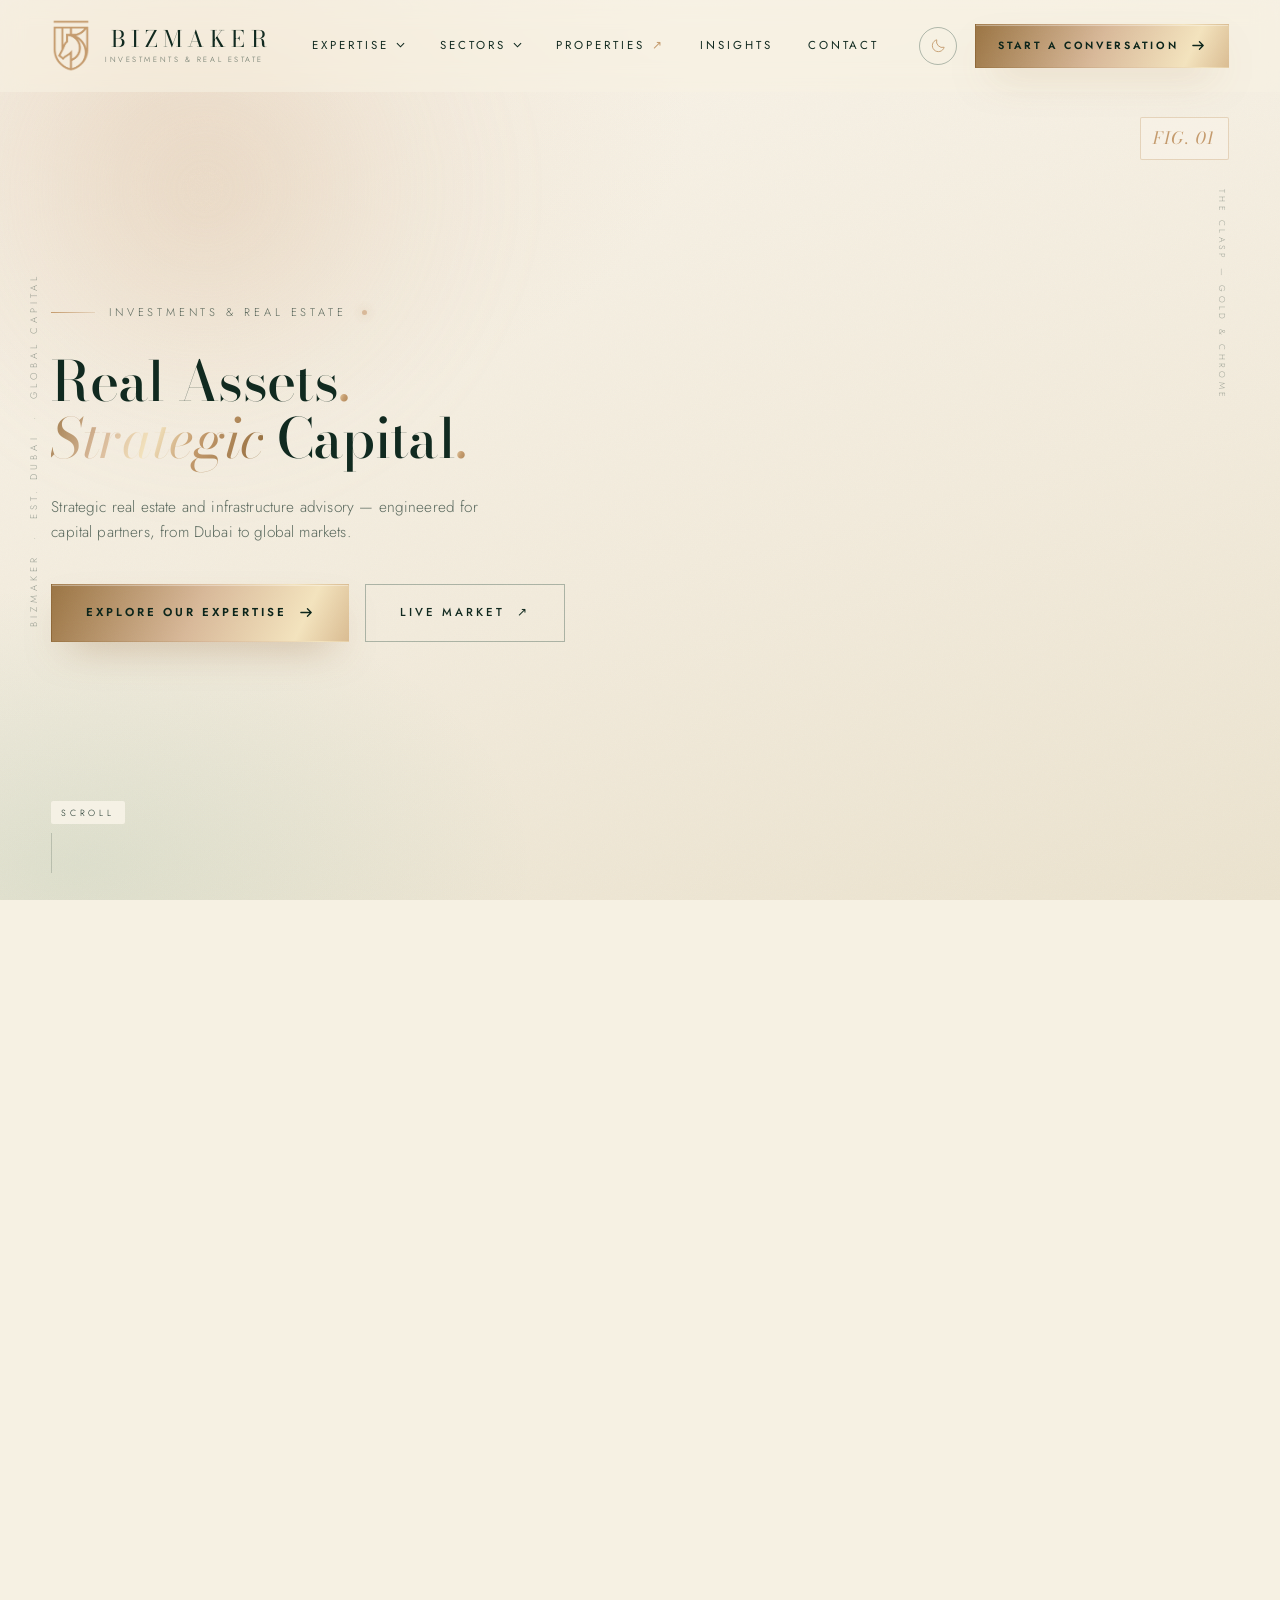
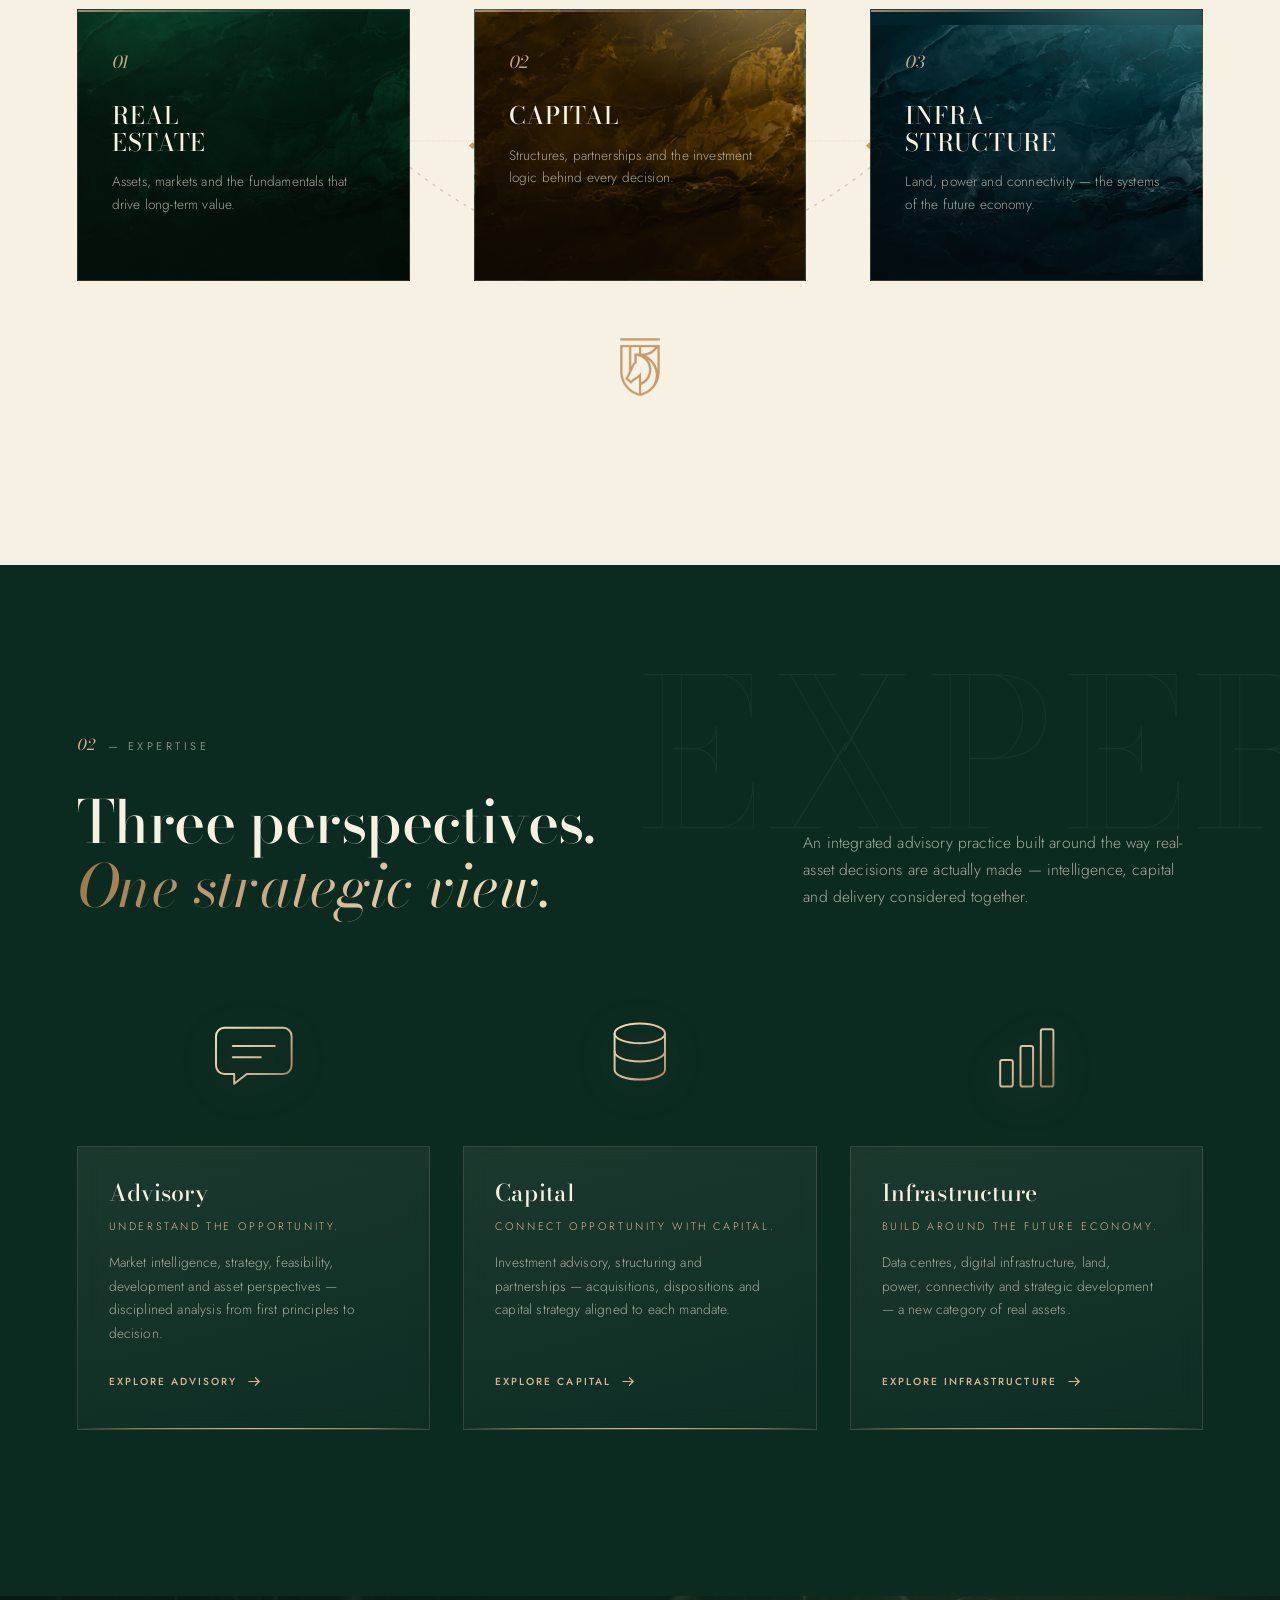
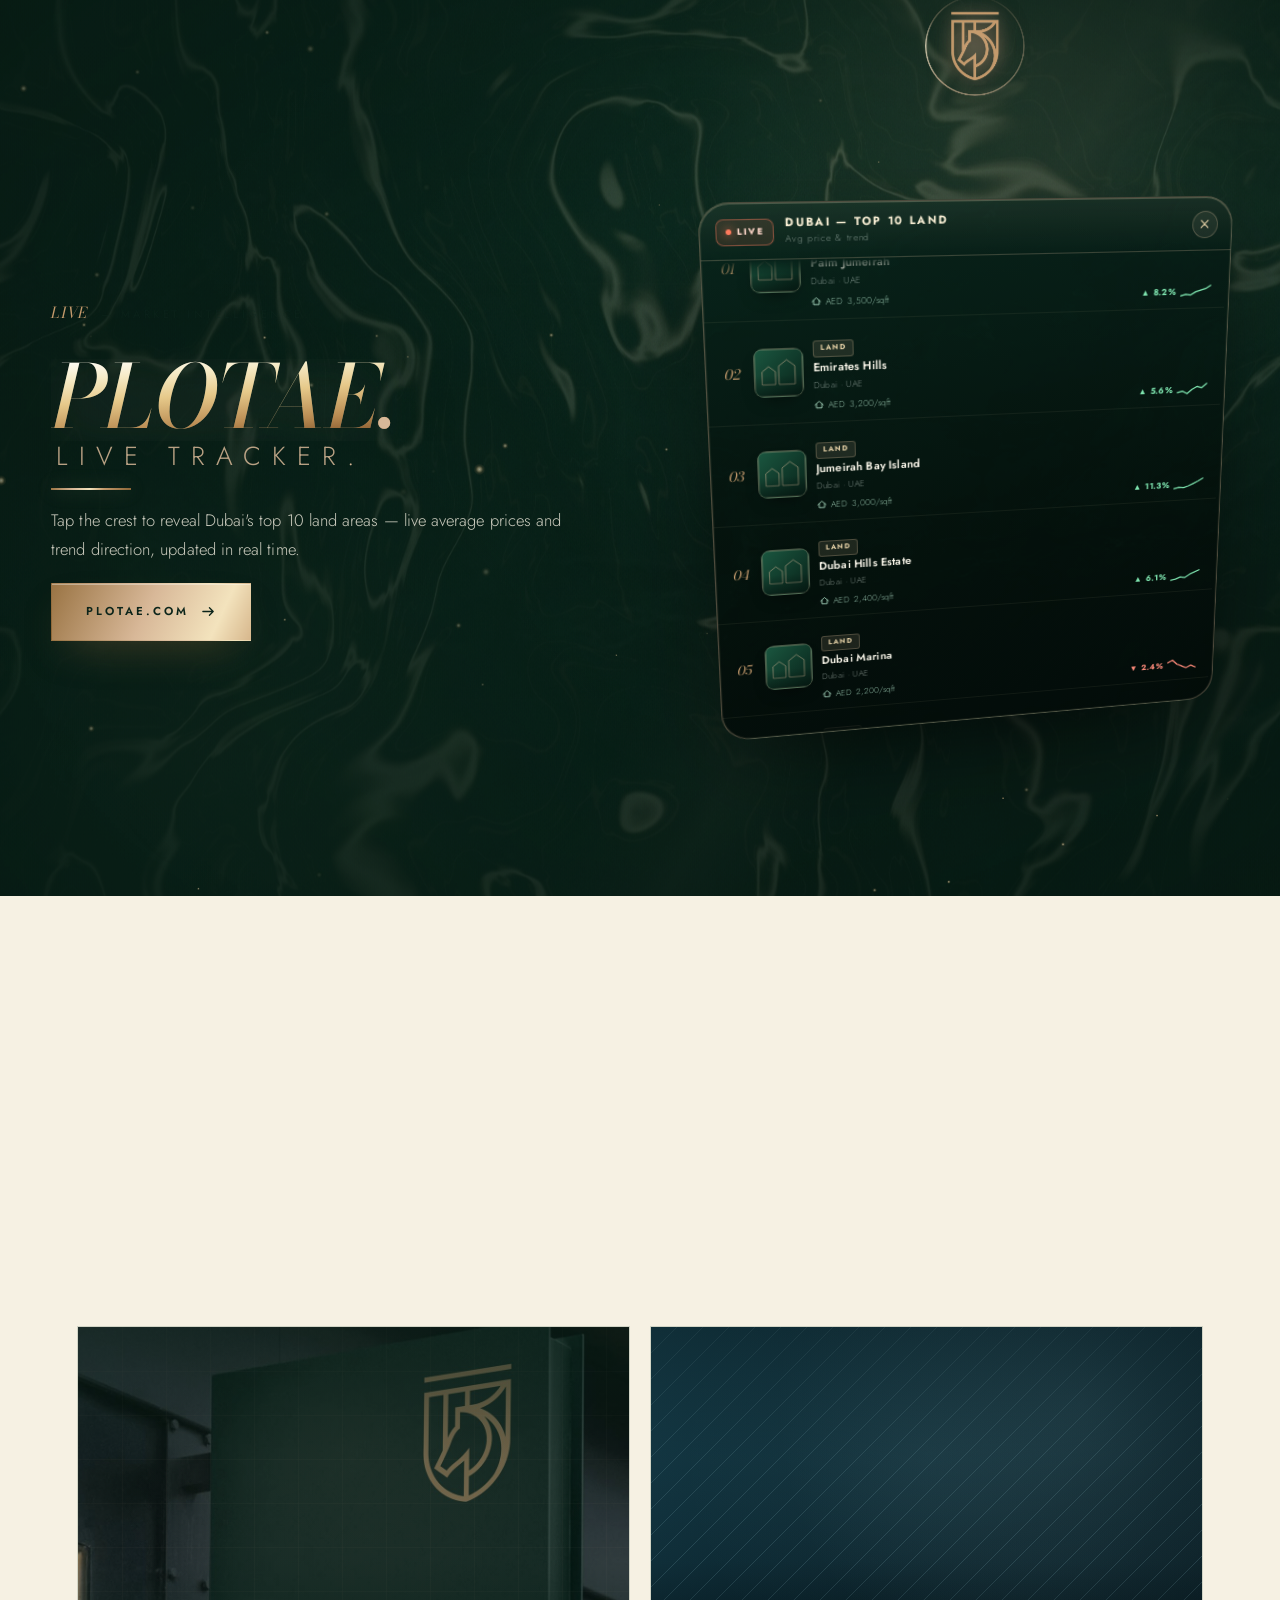
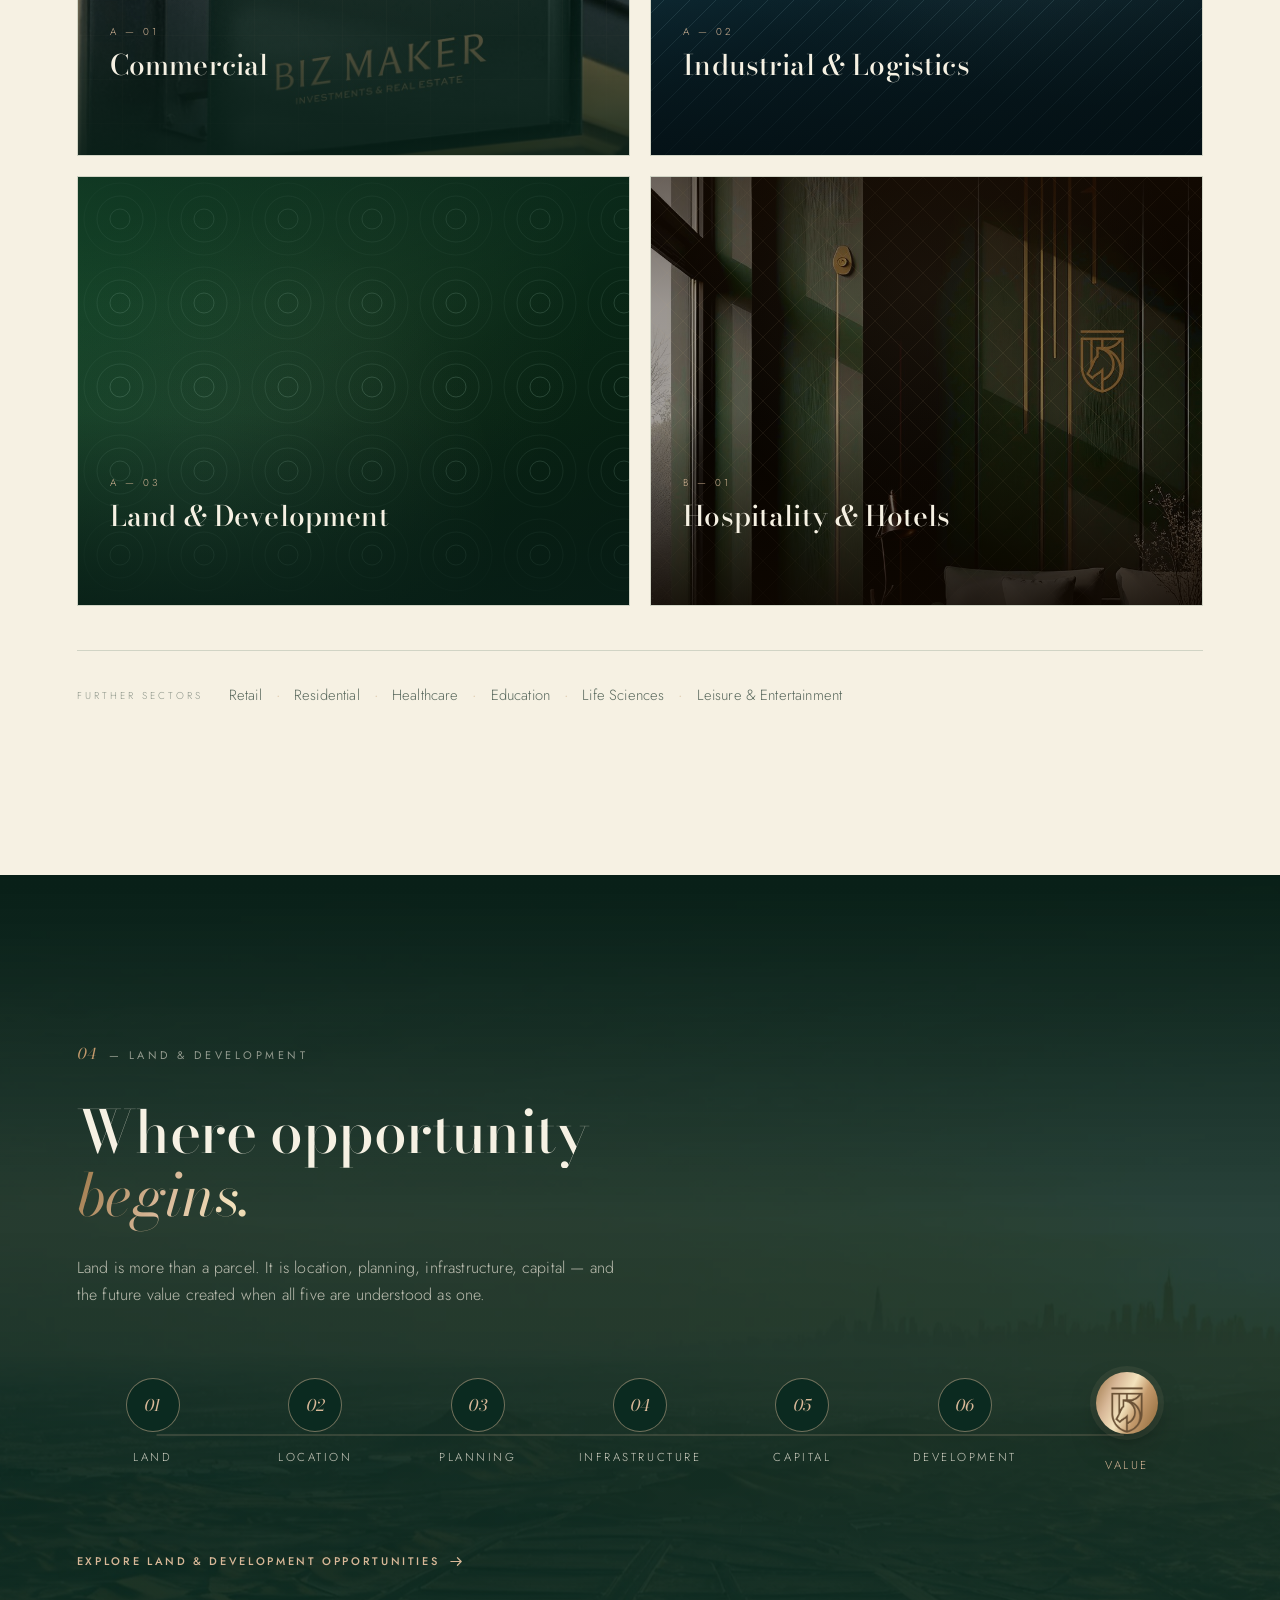
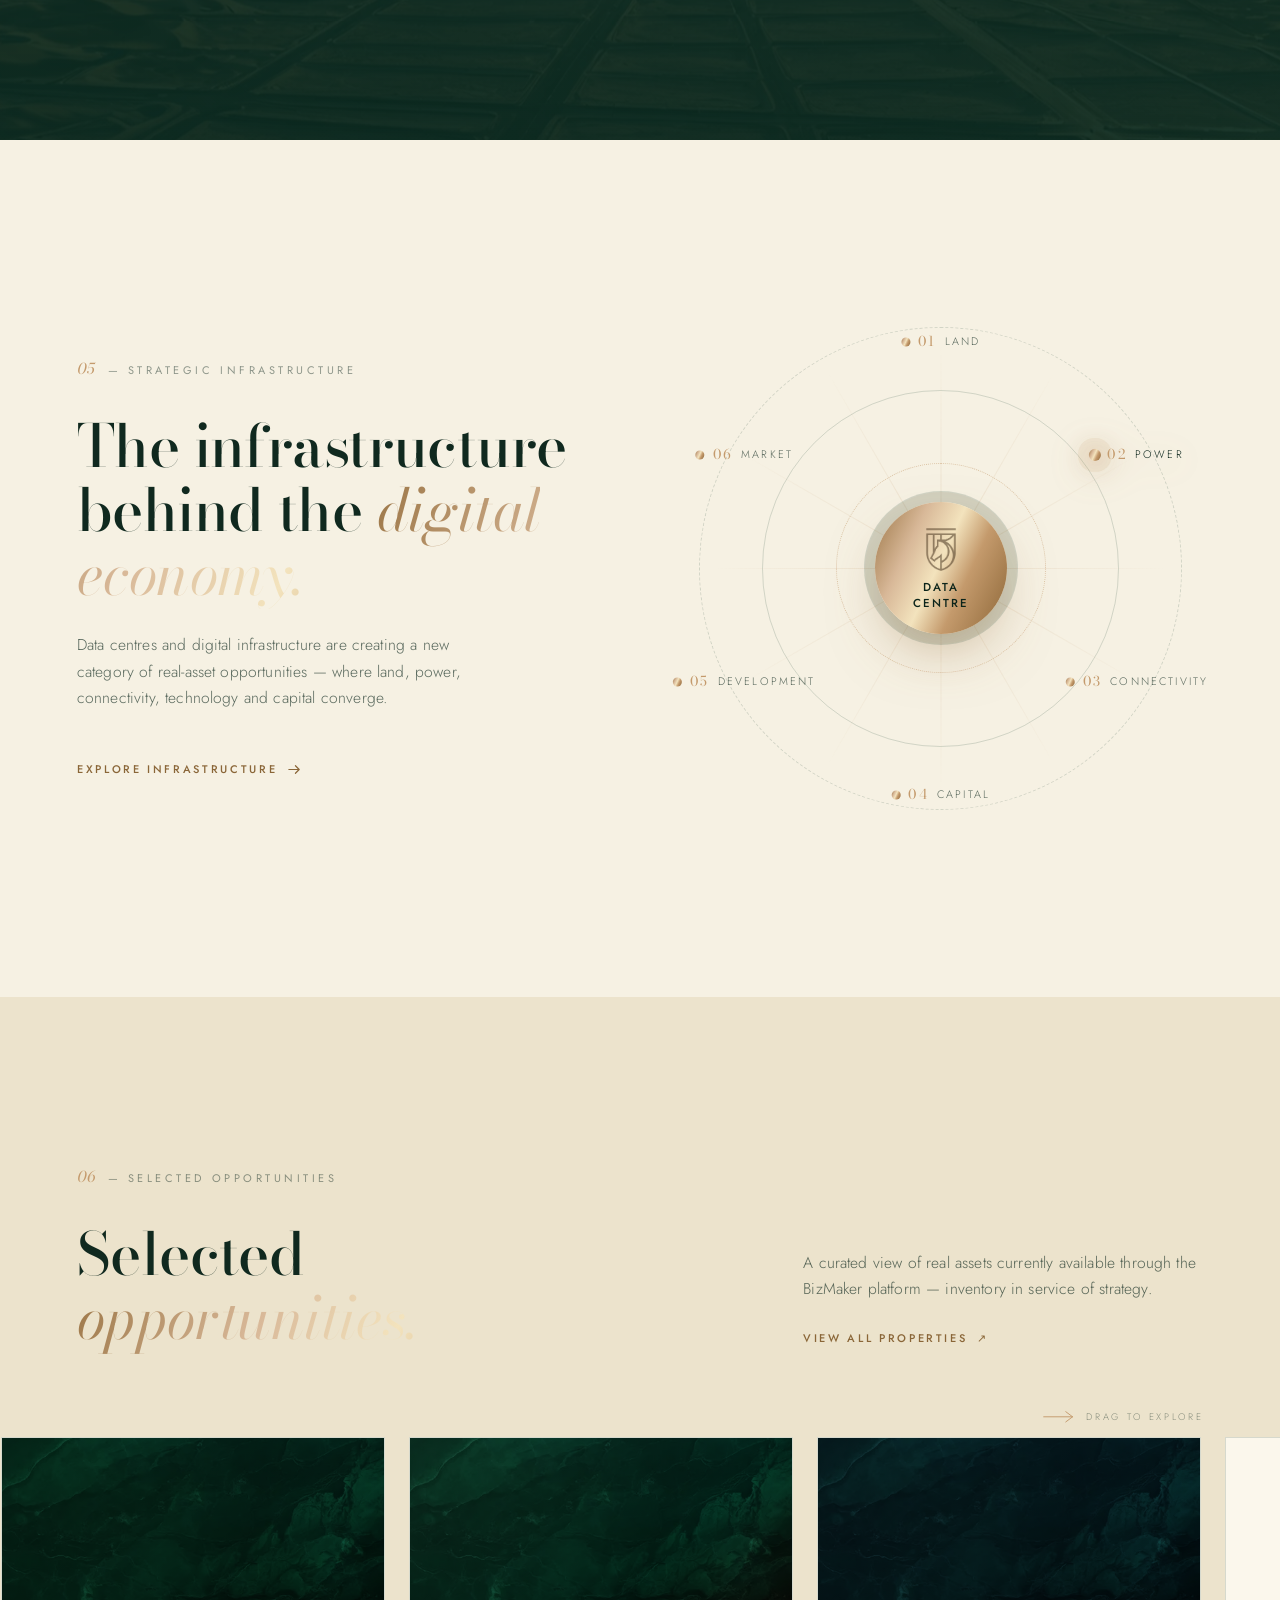
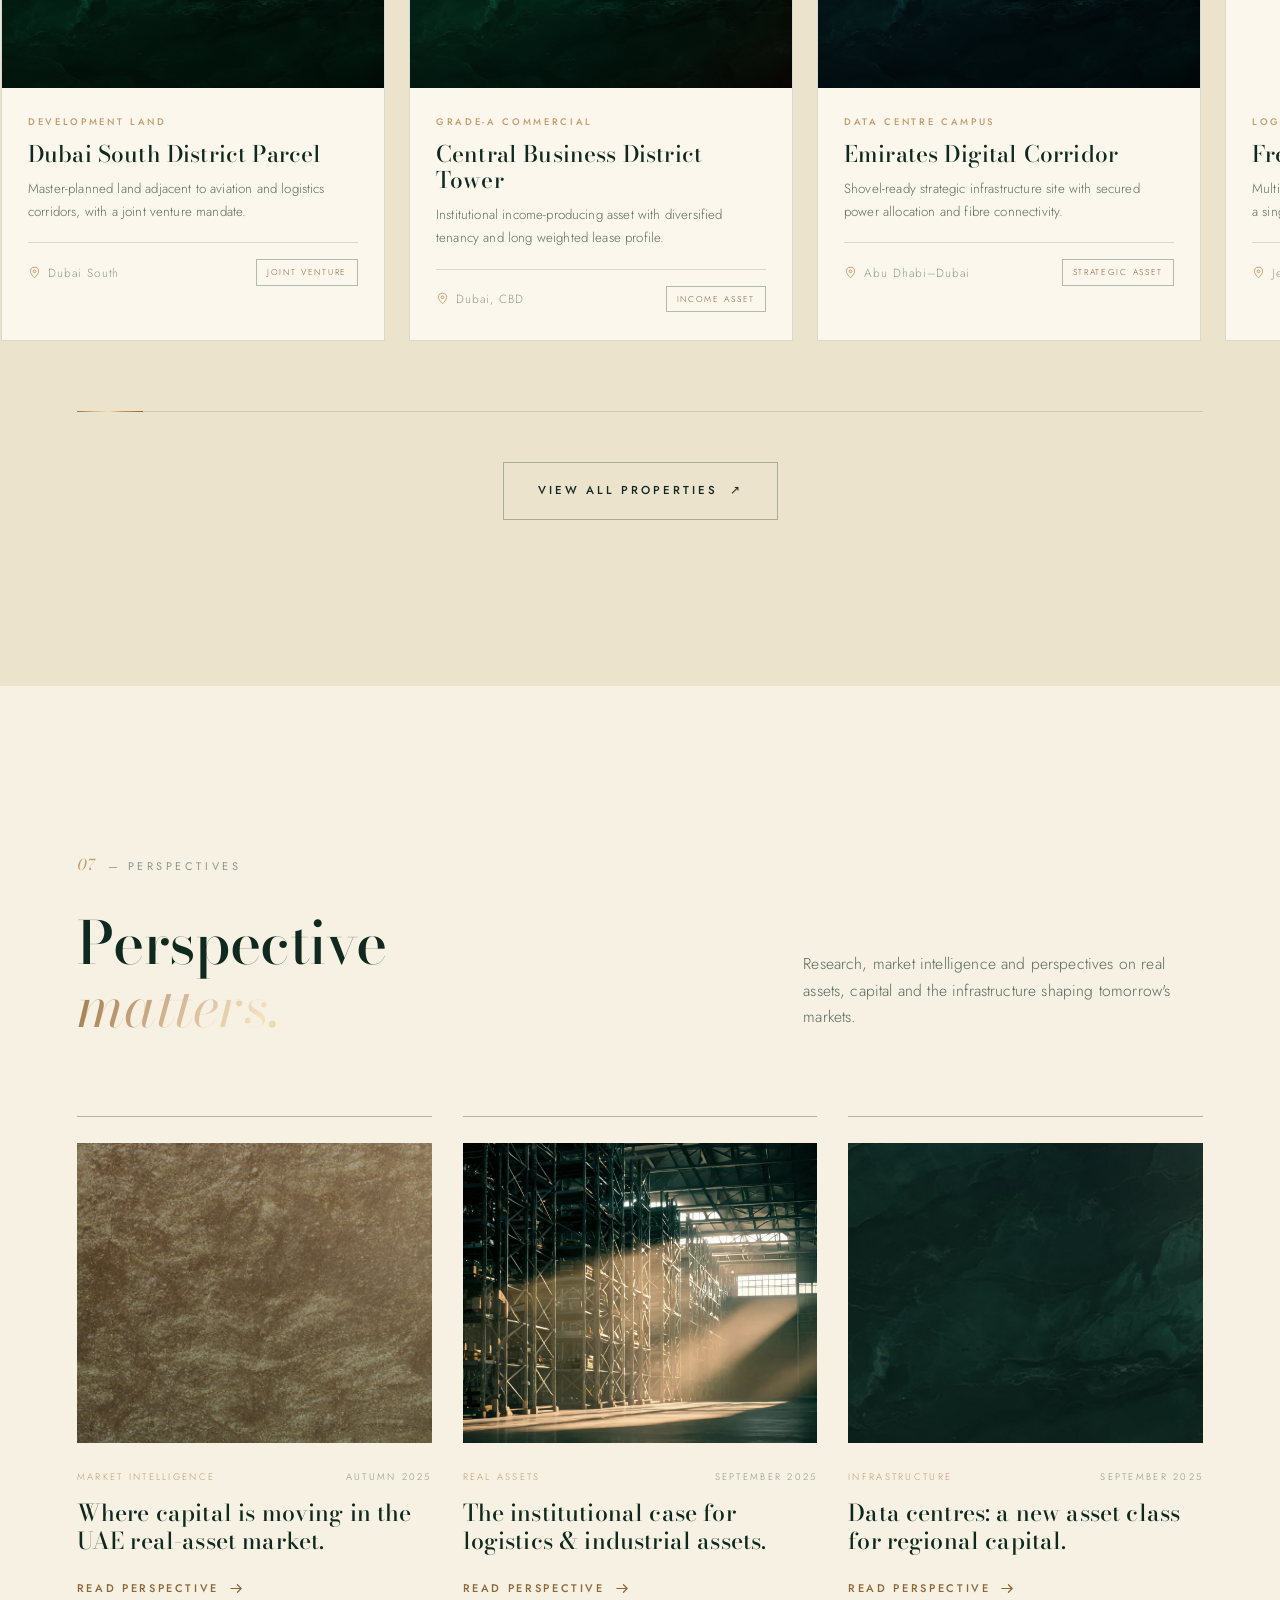
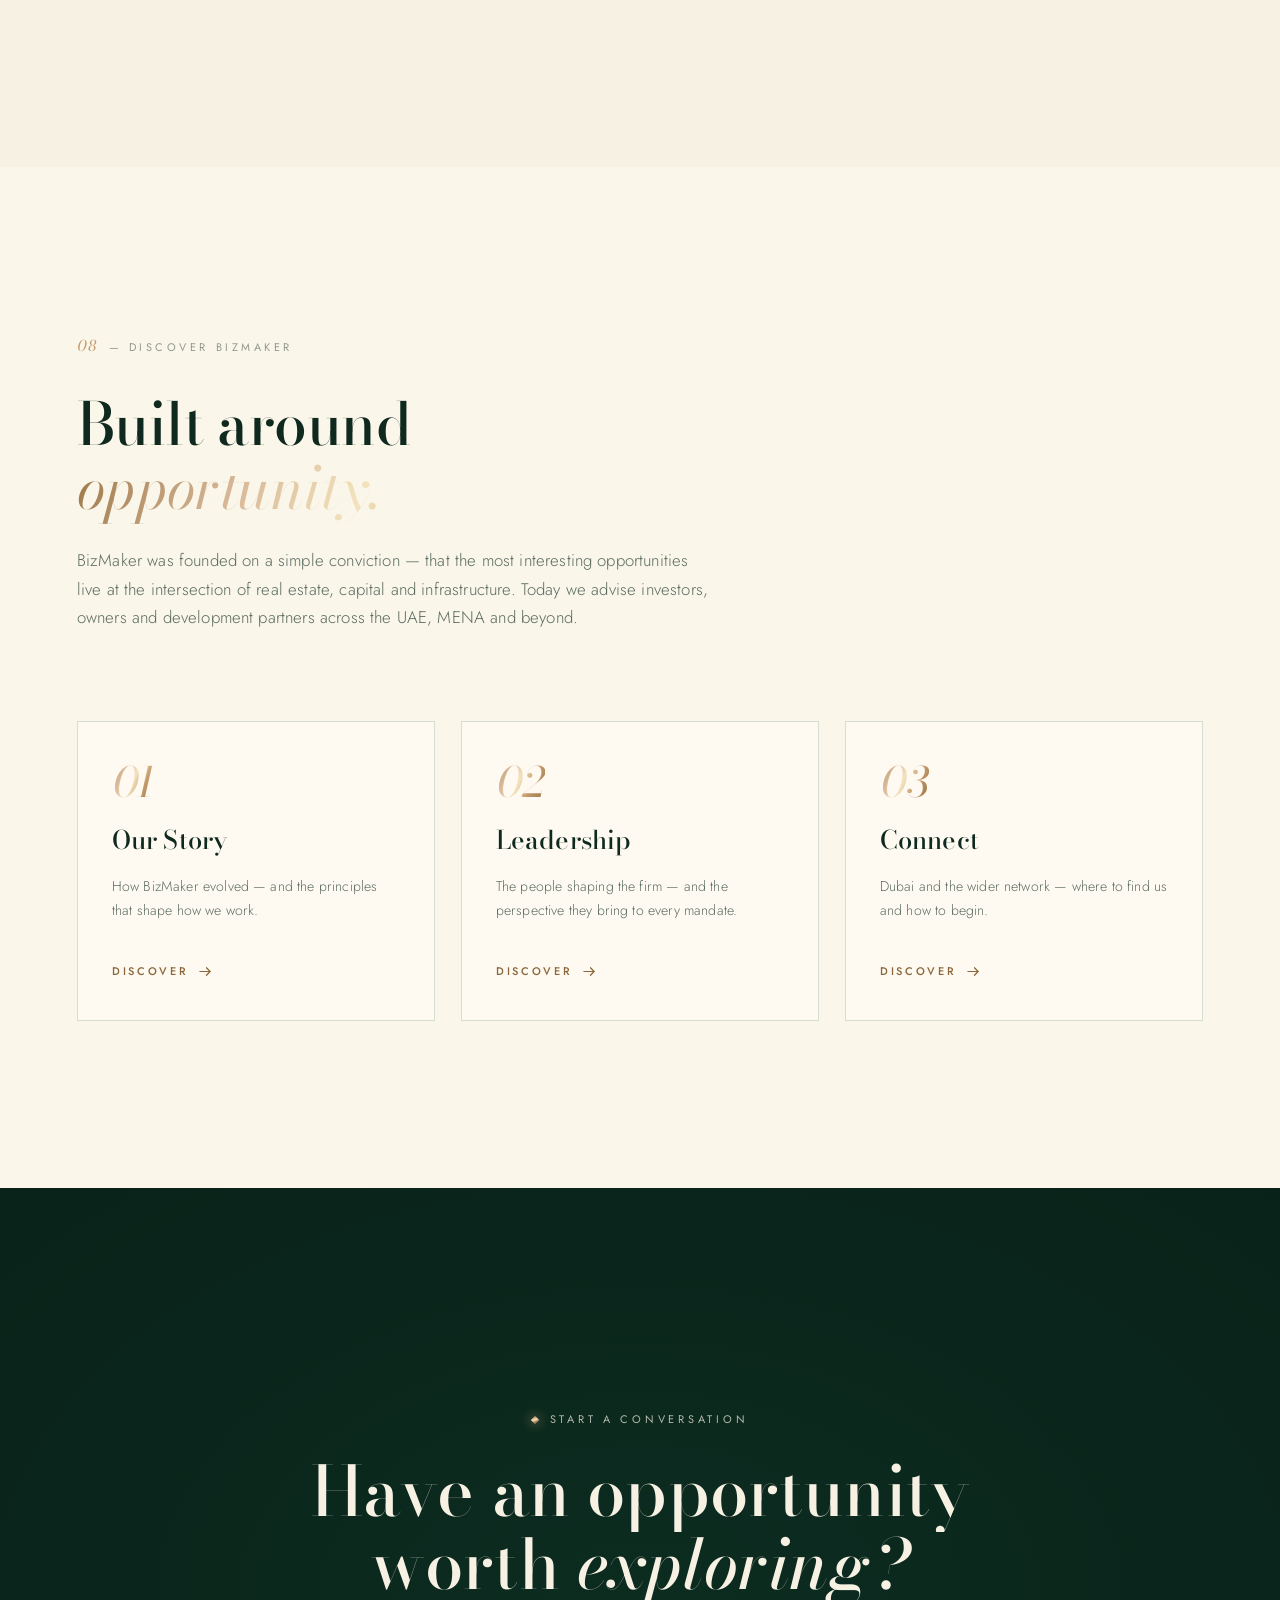
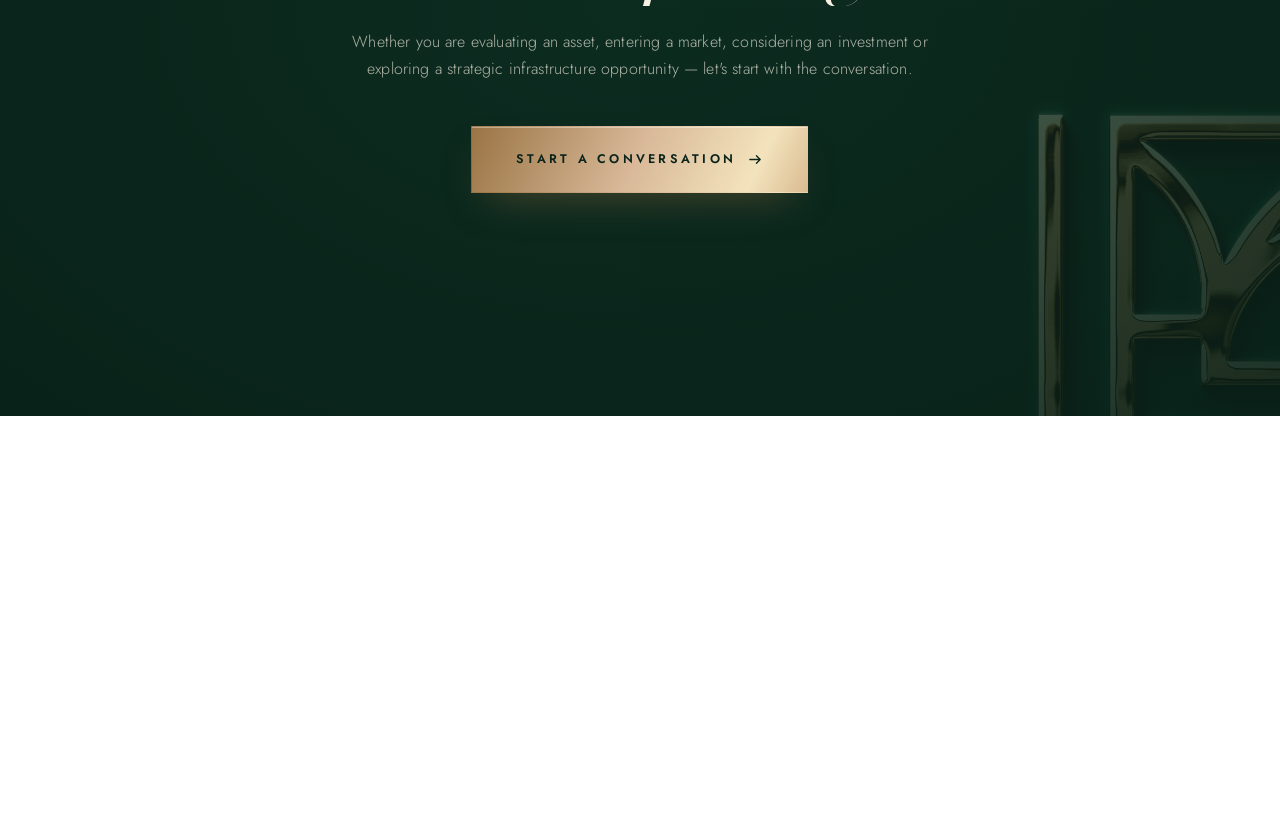
<file: index.html>
<!DOCTYPE html>
<html lang="en" data-theme="light" class="lux-lock">
<head>
<meta charset="UTF-8" />
<meta name="viewport" content="width=device-width, initial-scale=1.0" />
<title>BizMaker — Real Assets. Strategic Capital.</title>
<meta name="description" content="BizMaker is a Dubai-based real-assets advisory firm — strategic real estate, capital and infrastructure advisory from the UAE to global markets." />
<link rel="canonical" href="https://www.bizmaker.ae/" />
<meta property="og:type" content="website" />
<meta property="og:site_name" content="BizMaker — Investments &amp; Real Estate" />
<meta property="og:title" content="BizMaker — Real Assets. Strategic Capital." />
<meta property="og:description" content="Dubai-based real-assets and strategic-capital advisory — strategic real estate, capital and infrastructure from the UAE to global markets." />
<meta property="og:url" content="https://www.bizmaker.ae/" />
<meta property="og:image" content="https://www.bizmaker.ae/assets/img-hero.jpg" />
<meta name="twitter:card" content="summary_large_image" />
<meta name="twitter:title" content="BizMaker — Real Assets. Strategic Capital." />
<meta name="twitter:description" content="Dubai-based real-assets and strategic-capital advisory — strategic real estate, capital and infrastructure from the UAE to global markets." />
<meta name="twitter:image" content="https://www.bizmaker.ae/assets/img-hero.jpg" />
<meta name="theme-color" content="#173d30" />
<link rel="icon" type="image/png" href="assets/logo-shield-gold.png" />
<link rel="preconnect" href="https://fonts.googleapis.com" />
<link rel="preconnect" href="https://fonts.gstatic.com" crossorigin />
<link href="https://fonts.googleapis.com/css2?family=Bodoni+Moda:ital,opsz,wght@0,6..96,400;0,6..96,500;0,6..96,600;0,6..96,700;1,6..96,400;1,6..96,500&family=Jost:wght@300;400;500;600&display=swap" rel="stylesheet" />
<link rel="stylesheet" href="css/style.css?v=88" />
<script>try{var t=localStorage.getItem("bizmaker-theme");if(t)document.documentElement.setAttribute("data-theme",t)}catch(e){}</script>
<script type="application/ld+json">
{"@context":"https://schema.org","@type":"ProfessionalService","name":"BizMaker Investments and Real Estate","url":"https://www.bizmaker.ae/","email":"hello@bizmaker.ae","logo":"https://www.bizmaker.ae/assets/logo-shield-gold.png","description":"Dubai-based real-assets and strategic-capital advisory covering real estate, investment structuring and digital infrastructure.","address":{"@type":"PostalAddress","addressLocality":"Dubai","addressCountry":"AE"},"areaServed":["United Arab Emirates","Middle East","Global"]}
</script>
</head>
<body>

<a class="skip-link" href="#top">Skip to content</a>

<!-- ══════════ SCROLL PROGRESS ══════════ -->
<div class="scroll-progress" id="scrollProgress"></div>

<!-- ══════════ SHARED SHIELD CLIP (BizMaker crest outer shape) ══════════ -->
<svg width="0" height="0" class="svg-defs" aria-hidden="true" focusable="false">
  <defs>
    <clipPath id="shieldClip" clipPathUnits="objectBoundingBox">
      <path d="M0,0 H1 V0.78 C1,0.95 0.62,1 0.5,1 C0.38,1 0,0.95 0,0.78 Z" />
    </clipPath>
  </defs>
</svg>

<!-- ══════════ HEADER ══════════ -->
<header class="header" id="siteHeader">
  <div class="header__bar">
    <a href="index.html" class="brand" aria-label="BizMaker — home">
      <span class="brand__crest"><img src="assets/logo-shield-gold.png" alt="BizMaker crest" /></span>
      <span class="brand__text">
        <span class="brand__word">BIZMAKER</span>
        <span class="brand__tag">INVESTMENTS &amp; REAL ESTATE</span>
      </span>
    </a>

    <nav class="nav" aria-label="Primary">
      <ul class="nav__list">
        <li class="nav__item has-mega" data-menu="expertise">
          <button class="nav__link" type="button" aria-expanded="false" aria-controls="mega-expertise">EXPERTISE
            <svg class="nav__caret" viewBox="0 0 10 6" aria-hidden="true"><path d="M1 1l4 4 4-4" fill="none" stroke="currentColor" stroke-width="1.2"/></svg>
          </button>
        </li>
        <li class="nav__item has-mega" data-menu="sectors">
          <button class="nav__link" type="button" aria-expanded="false" aria-controls="mega-sectors">SECTORS
            <svg class="nav__caret" viewBox="0 0 10 6" aria-hidden="true"><path d="M1 1l4 4 4-4" fill="none" stroke="currentColor" stroke-width="1.2"/></svg>
          </button>
        </li>
        <li class="nav__item"><a class="nav__link" href="properties.html">PROPERTIES<span class="nav__arrow" aria-hidden="true">↗</span></a></li>
        <li class="nav__item"><a class="nav__link" href="insights.html">INSIGHTS</a></li>
        <li class="nav__item"><a class="nav__link" href="contact.html">CONTACT</a></li>
      </ul>
    </nav>

    <div class="header__actions">
      <button class="theme-toggle" id="themeToggle" aria-label="Toggle light and dark theme" type="button">
        <svg class="theme-toggle__sun" viewBox="0 0 24 24" aria-hidden="true"><circle cx="12" cy="12" r="4.2" fill="none" stroke="currentColor" stroke-width="1.3"/><path d="M12 2.5v2.4M12 19.1v2.4M2.5 12h2.4M19.1 12h2.4M5.3 5.3l1.7 1.7M17 17l1.7 1.7M18.7 5.3L17 7M7 17l-1.7 1.7" stroke="currentColor" stroke-width="1.3" stroke-linecap="round"/></svg>
        <svg class="theme-toggle__moon" viewBox="0 0 24 24" aria-hidden="true"><path d="M20 14.5A8.5 8.5 0 0 1 9.5 4a8.5 8.5 0 1 0 10.5 10.5z" fill="none" stroke="currentColor" stroke-width="1.3" stroke-linejoin="round"/></svg>
      </button>
      <a href="contact.html" class="btn btn--gold btn--sm header__cta">
        <span>START A CONVERSATION</span>
        <svg viewBox="0 0 16 16" aria-hidden="true"><path d="M2 8h11M9 4l4 4-4 4" fill="none" stroke="currentColor" stroke-width="1.4" stroke-linecap="round" stroke-linejoin="round"/></svg>
      </a>
      <button class="burger" id="burger" aria-label="Open menu" aria-expanded="false" aria-controls="drawer" type="button"><span></span><span></span><span></span></button>
    </div>
  </div>

  <!-- MEGA: EXPERTISE -->
  <div class="mega" id="mega-expertise">
    <div class="mega__inner">
      <div class="mega__lead">
        <p class="mega__eyebrow">EXPERTISE</p>
        <h3 class="mega__title">Three perspectives.<br/><em>One strategic view.</em></h3>
        <a href="expertise.html" class="link-arrow mega__all">Explore our expertise
          <svg viewBox="0 0 16 16"><path d="M2 8h11M9 4l4 4-4 4" fill="none" stroke="currentColor" stroke-width="1.3" stroke-linecap="round" stroke-linejoin="round"/></svg>
        </a>
      </div>
      <div class="mega__cols">
        <a class="mega-col" href="expertise.html#advisory">
          <span class="mega-col__index">01</span>
          <span class="mega-col__name">Advisory</span>
          <span class="mega-col__desc">Real estate &amp; investment advisory. Market intelligence, feasibility, asset &amp; portfolio strategy, market entry.</span>
          <span class="mega-col__items">Development Advisory<i></i>Investor Representation<i></i>Land &amp; Site Strategy</span>
        </a>
        <a class="mega-col" href="expertise.html#capital">
          <span class="mega-col__index">02</span>
          <span class="mega-col__name">Capital</span>
          <span class="mega-col__desc">Connecting opportunity with capital. Investment structuring, partnerships, acquisitions &amp; dispositions.</span>
          <span class="mega-col__items">Investment Structuring<i></i>Joint Ventures<i></i>Acquisitions &amp; Dispositions</span>
        </a>
        <a class="mega-col" href="expertise.html#infrastructure">
          <span class="mega-col__index">03</span>
          <span class="mega-col__name">Infrastructure</span>
          <span class="mega-col__desc">Data centres and strategic development — land, power, connectivity and the infrastructure of the future economy.</span>
          <span class="mega-col__items">Data Centres<i></i>Strategic Development<i></i>Infrastructure Advisory</span>
        </a>
        <div class="mega-col mega-col--quiet">
          <span class="mega-col__eyebrow">DISCOVER BIZMAKER</span>
          <a href="about.html"><span class="mega-col__row">Our Story</span></a>
          <a href="about.html#leadership"><span class="mega-col__row">Leadership</span></a>
          <a href="contact.html"><span class="mega-col__row">Connect</span></a>
        </div>
      </div>
    </div>
  </div>

  <!-- MEGA: SECTORS -->
  <div class="mega" id="mega-sectors">
    <div class="mega__inner">
      <div class="mega__lead">
        <p class="mega__eyebrow">SECTORS</p>
        <h3 class="mega__title">Real assets<br/><em>across markets.</em></h3>
        <a href="sectors.html" class="link-arrow mega__all">View all sectors
          <svg viewBox="0 0 16 16"><path d="M2 8h11M9 4l4 4-4 4" fill="none" stroke="currentColor" stroke-width="1.3" stroke-linecap="round" stroke-linejoin="round"/></svg>
        </a>
      </div>
      <div class="mega__cols">
        <div class="mega-col mega-col--group">
          <span class="mega-col__eyebrow">REAL ESTATE</span>
          <a href="sectors.html#commercial"><span class="mega-col__row">Commercial</span></a>
          <a href="sectors.html#retail"><span class="mega-col__row">Retail</span></a>
          <a href="sectors.html#residential"><span class="mega-col__row">Residential</span></a>
          <a href="sectors.html#industrial"><span class="mega-col__row">Industrial &amp; Logistics</span></a>
          <a href="sectors.html#land"><span class="mega-col__row">Land &amp; Development</span></a>
        </div>
        <div class="mega-col mega-col--group">
          <span class="mega-col__eyebrow">SPECIALIST ASSETS</span>
          <a href="sectors.html#hospitality"><span class="mega-col__row">Hospitality &amp; Hotels</span></a>
          <a href="sectors.html#healthcare"><span class="mega-col__row">Healthcare</span></a>
          <a href="sectors.html#education"><span class="mega-col__row">Education</span></a>
          <a href="sectors.html#life-sciences"><span class="mega-col__row">Life Sciences</span></a>
          <a href="sectors.html#leisure"><span class="mega-col__row">Leisure &amp; Entertainment</span></a>
        </div>
        <div class="mega-col mega-col--feature">
          <div class="mega-col__featureimg" data-parallax-scale><img src="assets/img-sector-land.jpg" alt="Aerial development land" loading="lazy" /></div>
          <span class="mega-col__name">Selected Opportunities</span>
          <span class="mega-col__desc">A curated view of real assets currently available through the BizMaker platform.</span>
          <a href="properties.html" class="link-arrow">View properties <svg viewBox="0 0 16 16"><path d="M2 8h11M9 4l4 4-4 4" fill="none" stroke="currentColor" stroke-width="1.3" stroke-linecap="round" stroke-linejoin="round"/></svg></a>
        </div>
      </div>
    </div>
  </div>
</header>

<!-- MOBILE DRAWER -->
<div class="drawer" id="drawer" aria-hidden="true">
  <div class="drawer__inner">
    <a href="expertise.html" class="drawer__link"><span>EXPERTISE</span><em>01</em></a>
    <a href="sectors.html" class="drawer__link"><span>SECTORS</span><em>02</em></a>
    <a href="properties.html" class="drawer__link"><span>PROPERTIES</span><em>03</em></a>
    <a href="insights.html" class="drawer__link"><span>INSIGHTS</span><em>04</em></a>
    <a href="contact.html" class="drawer__link"><span>CONTACT</span><em>05</em></a>
    <a href="contact.html" class="btn btn--gold drawer__cta">START A CONVERSATION</a>
  </div>
</div>

<main id="top">

  <!-- ══════════ HERO ══════════ -->
  <section class="hero premium" id="hero">
    <div class="premium__bg" aria-hidden="true">
      <div class="premium__glow"></div>
      <div class="premium__grain"></div>
    </div>

    <!-- LEFT — editorial panel -->
    <div class="premium__panel">
      <span class="premium__side" aria-hidden="true">BIZMAKER&nbsp;&nbsp;·&nbsp;&nbsp;EST. DUBAI&nbsp;&nbsp;·&nbsp;&nbsp;GLOBAL CAPITAL</span>

      <div class="premium__content">
        <span class="premium__eyebrow"><i class="premium__eyebrow-rule"></i>INVESTMENTS &amp; REAL ESTATE<span class="premium__eyebrow-dot"></span></span>
        <h1 class="premium__title">
          <span class="premium__line">Real Assets<span class="gold">.</span></span>
          <span class="premium__line"><em>Strategic</em> Capital<span class="gold">.</span></span>
        </h1>
        <p class="premium__sub">
          Strategic real estate and infrastructure advisory — engineered for capital partners, from Dubai to global markets.
        </p>
        <div class="premium__cta">
          <a href="#expertise" class="btn btn--gold">
            <span>EXPLORE OUR EXPERTISE</span>
            <svg viewBox="0 0 16 16"><path d="M2 8h11M9 4l4 4-4 4" fill="none" stroke="currentColor" stroke-width="1.4" stroke-linecap="round" stroke-linejoin="round"/></svg>
          </a>
          <a href="#markets" class="btn btn--outline">
            <span>LIVE MARKET</span>
            <span class="btn__arrow">↗</span>
          </a>
        </div>
      </div>
    </div>

    <!-- handshake monument — gold & chrome arms arriving into the clasp -->
    <div class="hero-stage" aria-hidden="true">
      <div class="hero-stage__scene" id="handshakeScene">
        <div class="hero-stage__frame">
          <div class="hero-stage__orbit">
            <span class="hero-stage__aura"></span>
            <span class="hero-stage__ring"></span>
            <span class="hero-stage__ring hero-stage__ring--outer"></span>
          </div>

          <div class="handshake" id="handshake">
            <div class="hand hand--gold">
              <div class="hand__inner" data-hand="gold">
                <img src="assets/hero-hand-gold.png" alt="" width="1600" height="1700" decoding="async" />
                <span class="hand__metal"></span>
              </div>
            </div>

            <div class="hand hand--chrome">
              <div class="hand__inner" data-hand="chrome">
                <img src="assets/hero-hand-chrome.png" alt="" width="1600" height="1700" decoding="async" />
                <span class="hand__metal hand__metal--chrome"></span>
              </div>
            </div>

            <div class="clasp" id="claspBeat">
              <span class="clasp__bloom"></span>
              <span class="clasp__wave"></span>
              <span class="clasp__wave clasp__wave--late"></span>
              <span class="clasp__spark"></span><span class="clasp__spark"></span><span class="clasp__spark"></span>
              <span class="clasp__spark"></span><span class="clasp__spark"></span><span class="clasp__spark"></span>
              <span class="clasp__spark"></span>
            </div>
          </div>
        </div>
      </div>

      <span class="hero-stage__index">FIG.&nbsp;01</span>
      <span class="hero-stage__caption">THE CLASP — GOLD &amp; CHROME</span>
    </div>

    <a class="premium__scroll" href="#positioning" aria-label="Scroll to next section">
      <span class="premium__scroll-text">SCROLL</span>
      <span class="premium__scroll-line"><i></i></span>
    </a>
  </section>

  <!-- ══════════ 01 POSITIONING ══════════ -->
  <section class="section positioning" id="positioning">
    <div class="container">
      <p class="section-index" data-reveal><em>01</em> — POSITIONING</p>
      <h2 class="statement" data-reveal-lines>
        <span class="line"><span class="line__inner">Real assets are changing.</span></span>
        <span class="line"><span class="line__inner">The way we evaluate them <em>should&nbsp;too.</em></span></span>
      </h2>

      <div class="positioning__grid">
        <div class="positioning__lead">
          <h3 class="h3-serif" data-reveal>Beyond property.<br/><em>Into opportunity.</em></h3>
        </div>
        <div class="positioning__copy">
          <p data-reveal>Real estate is increasingly shaped by capital, technology, infrastructure and changing market dynamics. BizMaker brings these perspectives together to help investors, owners and development partners understand opportunities, evaluate complexity and make informed real-asset decisions.</p>
        </div>
      </div>

      <div class="pillars" id="pillars">
        <div class="pillar pillar--emerald" data-tilt data-reveal>
          <div class="pillar__num">01</div>
          <h4>REAL<br/>ESTATE</h4>
          <p>Assets, markets and the fundamentals that drive long-term value.</p>
          <div class="pillar__sheen"></div>
        </div>
        <div class="pillar__connector" aria-hidden="true">
          <svg viewBox="0 0 200 60" preserveAspectRatio="none"><path d="M0 30 C 60 30, 80 30, 200 30" /></svg>
          <span class="pillar__jewel">◆</span>
        </div>
        <div class="pillar pillar--bronze" data-tilt data-reveal>
          <div class="pillar__num">02</div>
          <h4>CAPITAL</h4>
          <p>Structures, partnerships and the investment logic behind every decision.</p>
          <div class="pillar__sheen"></div>
        </div>
        <div class="pillar__connector" aria-hidden="true">
          <svg viewBox="0 0 200 60" preserveAspectRatio="none"><path d="M0 30 C 60 30, 80 30, 200 30" /></svg>
          <span class="pillar__jewel">◆</span>
        </div>
        <div class="pillar pillar--teal" data-tilt data-reveal>
          <div class="pillar__num">03</div>
          <h4>INFRA-<br/>STRUCTURE</h4>
          <p>Land, power and connectivity — the systems of the future economy.</p>
          <div class="pillar__sheen"></div>
        </div>

        <div class="pillars__converge" aria-hidden="true">
          <svg viewBox="0 0 1200 200" preserveAspectRatio="none">
            <path class="converge converge--l" d="M220 0 C 300 120, 480 180, 600 190" />
            <path class="converge converge--r" d="M980 0 C 900 120, 720 180, 600 190" />
          </svg>
        </div>
      </div>
      <div class="pillars__value" data-reveal>
        <span class="pillars__diamond"><img src="assets/logo-shield-gold.png" alt="" /></span>
      </div>
    </div>
  </section>

  <!-- ══════════ 02 EXPERTISE ══════════ -->
  <section class="section expertise" id="expertise">
    <div class="expertise__watermark" data-parallax-slow>EXPERTISE</div>
    <div class="container">
      <header class="section-head">
        <div>
          <p class="section-index" data-reveal><em>02</em> — EXPERTISE</p>
          <h2 class="section-title" data-reveal-lines>
            <span class="line"><span class="line__inner">Three perspectives.</span></span>
            <span class="line"><span class="line__inner"><em>One strategic view.</em></span></span>
          </h2>
        </div>
        <p class="section-intro" data-reveal>An integrated advisory practice built around the way real-asset decisions are actually made — intelligence, capital and delivery considered together.</p>
      </header>

      <div class="expertise-grid">
        <article class="expertise-col" data-reveal>
          <div class="expertise-icon" aria-hidden="true">
            <svg viewBox="0 0 64 64" fill="none">
              <defs><linearGradient id="exp-icon-a" x1="8" y1="8" x2="56" y2="58" gradientUnits="userSpaceOnUse"><stop offset="0" stop-color="#f3e3bd"/><stop offset=".55" stop-color="#d8b898"/><stop offset="1" stop-color="#9a7444"/></linearGradient></defs>
              <path d="M11 12h42a6 6 0 0 1 6 6v21a6 6 0 0 1-6 6H27l-9 7v-7h-7a6 6 0 0 1-6-6V18a6 6 0 0 1 6-6Z" stroke="url(#exp-icon-a)" stroke-width="1.4" stroke-linejoin="round"/>
              <path d="M17 25h30M17 33h20" stroke="url(#exp-icon-a)" stroke-width="1.4" stroke-linecap="round"/>
            </svg>
          </div>
          <div class="expertise-card">
            <h3 class="expertise-card__title">Advisory</h3>
            <p class="expertise-card__kicker">Understand the opportunity.</p>
            <p class="expertise-card__desc">Market intelligence, strategy, feasibility, development and asset perspectives — disciplined analysis from first principles to decision.</p>
            <a href="#contact" class="link-arrow expertise-card__link">Explore advisory
              <svg viewBox="0 0 16 16"><path d="M2 8h11M9 4l4 4-4 4" fill="none" stroke="currentColor" stroke-width="1.3" stroke-linecap="round" stroke-linejoin="round"/></svg>
            </a>
            <span class="expertise-card__rule" aria-hidden="true"></span>
          </div>
        </article>

        <article class="expertise-col" data-reveal>
          <div class="expertise-icon" aria-hidden="true">
            <svg viewBox="0 0 64 64" fill="none">
              <defs><linearGradient id="exp-icon-b" x1="10" y1="8" x2="54" y2="56" gradientUnits="userSpaceOnUse"><stop offset="0" stop-color="#f3e3bd"/><stop offset=".55" stop-color="#d8b898"/><stop offset="1" stop-color="#9a7444"/></linearGradient></defs>
              <ellipse cx="32" cy="16" rx="18" ry="7" stroke="url(#exp-icon-b)" stroke-width="1.4"/>
              <path d="M14 16v13c0 3.9 8.1 7 18 7s18-3.1 18-7V16" stroke="url(#exp-icon-b)" stroke-width="1.4" stroke-linecap="round"/>
              <path d="M14 29v13c0 3.9 8.1 7 18 7s18-3.1 18-7V29" stroke="url(#exp-icon-b)" stroke-width="1.4" stroke-linecap="round"/>
            </svg>
          </div>
          <div class="expertise-card">
            <h3 class="expertise-card__title">Capital</h3>
            <p class="expertise-card__kicker">Connect opportunity with capital.</p>
            <p class="expertise-card__desc">Investment advisory, structuring and partnerships — acquisitions, dispositions and capital strategy aligned to each mandate.</p>
            <a href="#contact" class="link-arrow expertise-card__link">Explore capital
              <svg viewBox="0 0 16 16"><path d="M2 8h11M9 4l4 4-4 4" fill="none" stroke="currentColor" stroke-width="1.3" stroke-linecap="round" stroke-linejoin="round"/></svg>
            </a>
            <span class="expertise-card__rule" aria-hidden="true"></span>
          </div>
        </article>

        <article class="expertise-col" data-reveal>
          <div class="expertise-icon" aria-hidden="true">
            <svg viewBox="0 0 64 64" fill="none">
              <defs><linearGradient id="exp-icon-c" x1="10" y1="8" x2="54" y2="56" gradientUnits="userSpaceOnUse"><stop offset="0" stop-color="#f3e3bd"/><stop offset=".55" stop-color="#d8b898"/><stop offset="1" stop-color="#9a7444"/></linearGradient></defs>
              <rect x="13" y="35" width="9" height="19" rx="1.5" stroke="url(#exp-icon-c)" stroke-width="1.4"/>
              <rect x="27.5" y="25" width="9" height="29" rx="1.5" stroke="url(#exp-icon-c)" stroke-width="1.4"/>
              <rect x="42" y="13" width="9" height="41" rx="1.5" stroke="url(#exp-icon-c)" stroke-width="1.4"/>
            </svg>
          </div>
          <div class="expertise-card">
            <h3 class="expertise-card__title">Infrastructure</h3>
            <p class="expertise-card__kicker">Build around the future economy.</p>
            <p class="expertise-card__desc">Data centres, digital infrastructure, land, power, connectivity and strategic development — a new category of real assets.</p>
            <a href="#infrastructure" class="link-arrow expertise-card__link">Explore infrastructure
              <svg viewBox="0 0 16 16"><path d="M2 8h11M9 4l4 4-4 4" fill="none" stroke="currentColor" stroke-width="1.3" stroke-linecap="round" stroke-linejoin="round"/></svg>
            </a>
            <span class="expertise-card__rule" aria-hidden="true"></span>
          </div>
        </article>
      </div>
    </div>
  </section>

  <!-- ══════════ LIVE MARKET (moved hero) ══════════ -->
  <section class="hero hero--markets" id="markets">
    <!-- ATMOSPHERE LAYERS -->
    <div class="hero__bg" data-parallax-bg>
      <img src="assets/img-hero.jpg" alt="" class="hero__img" />
      <div class="hero__marble" aria-hidden="true"></div>
      <div class="hero__aurora hero__aurora--a" aria-hidden="true"></div>
      <div class="hero__aurora hero__aurora--b" aria-hidden="true"></div>
      <div class="hero__beam" aria-hidden="true"></div>
      <div class="hero__atmogrid" aria-hidden="true"></div>
      <div class="hero__veil" aria-hidden="true"></div>
      <div class="hero__grain" aria-hidden="true"></div>
    </div>

    <!-- particle scene -->
    <div class="hero__scene" id="heroScene" aria-hidden="true">
      <canvas class="hero__particles" id="heroParticles"></canvas>
    </div>

    <div class="hero__grid">
      <!-- LEFT COLUMN — headline + CTA -->
      <div class="hero__col hero__col--left">
        <p class="section-index hero--markets__index" data-reveal><em>LIVE</em> — MARKET INTELLIGENCE</p>
        <h2 class="hero__title hero--markets__title">
          <span class="line"><span class="line__inner hero__line1">PLOTAE<span class="period">.</span></span></span>
          <span class="line"><span class="line__inner hero__line2">LIVE&nbsp;TRACKER<span class="period">.</span></span></span>
        </h2>
        <div class="hero__rule" data-reveal></div>
        <p class="hero__sub" data-reveal>
          Tap the crest to reveal Dubai's top 10 land areas — live average prices and trend direction, updated in real time.
        </p>
        <div class="hero__cta" data-reveal>
          <a href="https://plotae.com" target="_blank" rel="noopener" class="btn btn--gold">
            <span>PlotAE.com</span>
            <svg viewBox="0 0 16 16"><path d="M2 8h11M9 4l4 4-4 4" fill="none" stroke="currentColor" stroke-width="1.4" stroke-linecap="round" stroke-linejoin="round"/></svg>
          </a>
        </div>
      </div>

      <!-- RIGHT COLUMN — CSS 3D TILTED EMERALD STAGE with floating horse crest -->
      <div class="hero__col hero__col--right">
        <div class="hero__stage3d" id="heroStage3d" data-tilt>

          <!-- tilted emerald surface → depth base -->
          <div class="stage3d__surface"></div>
          <div class="stage3d__floor"></div>

          <!-- AMBIENT: halo + orbiting gold specs -->
          <div class="stage3d__halo"></div>
          <span class="stage3d__orb stage3d__orb--1"></span>
          <span class="stage3d__orb stage3d__orb--2"></span>
          <span class="stage3d__orb stage3d__orb--3"></span>

          <!-- MEDALLION: horse shield with gold conic ring, center stage — CLICK TO OPEN LIVE DUBAI TOP 10 -->
          <button type="button" class="medallion" id="medallionBtn"
                  aria-haspopup="dialog" aria-controls="marketDeck" aria-expanded="false"
                  aria-label="Open live Dubai top 10 inventory — prices and areas">
            <!-- gold conic-gradient ring (spinning thin band) -->
            <span class="medallion__ring" aria-hidden="true"></span>
            <!-- the shield itself -->
            <img class="medallion__crest" src="assets/logo-shield-gold.png" alt="" draggable="false" />
            <!-- inner glow -->
            <span class="medallion__glow" aria-hidden="true"></span>
            <!-- ultra ping rings -->
            <span class="medallion__ping" aria-hidden="true"></span>
            <span class="medallion__ping medallion__ping--2" aria-hidden="true"></span>
          </button>

          <!-- ═══ LIVE DUBAI TOP 10 — rendered INSIDE the same stage box ═══ -->
          <div class="market" id="marketDeck" aria-hidden="true">
            <div class="market__head">
              <span class="market__live"><i></i>LIVE</span>
              <div class="market__head-txt">
                <h3>DUBAI — TOP 10 LAND</h3>
                <p>Avg price &amp; trend</p>
              </div>
              <button type="button" class="market__close" id="marketClose" aria-label="Close live inventory">
                <svg viewBox="0 0 16 16"><path d="M3 3l10 10M13 3L3 13" fill="none" stroke="currentColor" stroke-width="1.6" stroke-linecap="round"/></svg>
              </button>
            </div>
            <div class="market__viewport" id="marketViewport">
              <div class="market__track" id="marketTrack"></div>
            </div>
          </div>

        </div>
      </div>
    </div>

    <!-- bottom trust strip -->
    <div class="hero__trust" aria-hidden="true">
      <span class="hero__trust-line"></span>
      <span class="hero__trust-text">DUBAI &nbsp;·&nbsp; DOHA &nbsp;·&nbsp; LONDON &nbsp;·&nbsp; SINGAPORE &nbsp;·&nbsp; RIYADH &nbsp;·&nbsp; HONG&nbsp;KONG</span>
      <span class="hero__trust-line"></span>
    </div>

    <div class="hero__coords" aria-hidden="true">
      <span class="hero__coords-dot"></span>
      <span>25.2048° N &nbsp;/&nbsp; 55.2708° E &nbsp;—&nbsp; DUBAI, UAE</span>
    </div>
  </section>

  <!-- ══════════ 03 SECTORS ══════════ -->
  <section class="section sectors" id="sectors">
    <div class="container">
      <header class="section-head">
        <div>
          <p class="section-index" data-reveal><em>03</em> — SECTORS</p>
          <h2 class="section-title" data-reveal-lines>
            <span class="line"><span class="line__inner">Real assets</span></span>
            <span class="line"><span class="line__inner"><em>across markets.</em></span></span>
          </h2>
        </div>
        <p class="section-intro" data-reveal>From commercial and industrial real estate to hospitality, land and specialist assets — a strategic perspective applied across the spectrum of real assets.</p>
      </header>

      <div class="tiles">
        <a class="tile tile--lg" href="#properties" data-tilt data-reveal>
          <div class="tile__media"><span class="tile__pattern" aria-hidden="true"></span><img src="assets/img-sector-commercial.jpg" alt="BizMaker commercial presence — architectural signage at dusk" loading="lazy" data-parallax-tile /></div>
          <div class="tile__overlay"></div>
          <div class="tile__content">
            <span class="tile__index">A — 01</span>
            <h3>Commercial</h3>
            <span class="tile__cta">Explore sector <svg viewBox="0 0 16 16"><path d="M2 8h11M9 4l4 4-4 4" fill="none" stroke="currentColor" stroke-width="1.3" stroke-linecap="round" stroke-linejoin="round"/></svg></span>
          </div>
        </a>
        <a class="tile" href="#properties" data-tilt data-reveal>
          <div class="tile__media"><span class="tile__pattern" aria-hidden="true"></span><img src="assets/img-sector-logistics.jpg" alt="Industrial and logistics" loading="lazy" data-parallax-tile /></div>
          <div class="tile__overlay"></div>
          <div class="tile__content">
            <span class="tile__index">A — 02</span>
            <h3>Industrial <em>&amp;</em> Logistics</h3>
            <span class="tile__cta">Explore sector <svg viewBox="0 0 16 16"><path d="M2 8h11M9 4l4 4-4 4" fill="none" stroke="currentColor" stroke-width="1.3" stroke-linecap="round" stroke-linejoin="round"/></svg></span>
          </div>
        </a>
        <a class="tile" href="#land" data-tilt data-reveal>
          <div class="tile__media"><span class="tile__pattern" aria-hidden="true"></span><img src="assets/img-sector-land.jpg" alt="Land and development" loading="lazy" data-parallax-tile /></div>
          <div class="tile__overlay"></div>
          <div class="tile__content">
            <span class="tile__index">A — 03</span>
            <h3>Land <em>&amp;</em> Development</h3>
            <span class="tile__cta">Explore sector <svg viewBox="0 0 16 16"><path d="M2 8h11M9 4l4 4-4 4" fill="none" stroke="currentColor" stroke-width="1.3" stroke-linecap="round" stroke-linejoin="round"/></svg></span>
          </div>
        </a>
        <a class="tile tile--lg" href="#properties" data-tilt data-reveal>
          <div class="tile__media"><span class="tile__pattern" aria-hidden="true"></span><img src="assets/img-sector-hospitality.jpg" alt="Luxury hospitality interior in deep green and champagne gold" loading="lazy" data-parallax-tile /></div>
          <div class="tile__overlay"></div>
          <div class="tile__content">
            <span class="tile__index">B — 01</span>
            <h3>Hospitality <em>&amp;</em> Hotels</h3>
            <span class="tile__cta">Explore sector <svg viewBox="0 0 16 16"><path d="M2 8h11M9 4l4 4-4 4" fill="none" stroke="currentColor" stroke-width="1.3" stroke-linecap="round" stroke-linejoin="round"/></svg></span>
          </div>
        </a>
      </div>

      <div class="sectorlinks" data-reveal>
        <span class="sectorlinks__label">FURTHER SECTORS</span>
        <a href="#sectors">Retail</a><i>·</i>
        <a href="#sectors">Residential</a><i>·</i>
        <a href="#sectors">Healthcare</a><i>·</i>
        <a href="#sectors">Education</a><i>·</i>
        <a href="#sectors">Life Sciences</a><i>·</i>
        <a href="#sectors">Leisure &amp; Entertainment</a>
      </div>
    </div>
  </section>

  <!-- ══════════ 04 LAND ══════════ -->
  <section class="section land" id="land">
    <div class="land__bg" data-parallax-bg><img src="assets/home-land-planning.webp" alt="Aerial view of planned development land and a landscaped road corridor leading toward the Dubai skyline at golden hour" loading="lazy" decoding="async" /></div>
    <div class="land__veil"></div>
    <div class="container">
      <p class="section-index section-index--light" data-reveal><em>04</em> — LAND &amp; DEVELOPMENT</p>
      <h2 class="section-title section-title--light land__title" data-reveal-lines>
        <span class="line"><span class="line__inner">Where opportunity</span></span>
        <span class="line"><span class="line__inner"><em>begins.</em></span></span>
      </h2>
      <p class="land__copy" data-reveal>Land is more than a parcel. It is location, planning, infrastructure, capital — and the future value created when all five are understood as one.</p>

      <div class="chain" id="chain">
        <div class="chain__line" aria-hidden="true"><svg viewBox="0 0 1200 120" preserveAspectRatio="none"><path id="chainPath" d="M40 60 L1160 60" /></svg></div>
        <div class="chain__node" data-reveal><span class="chain__step">01</span><span class="chain__name">LAND</span></div>
        <div class="chain__node" data-reveal><span class="chain__step">02</span><span class="chain__name">LOCATION</span></div>
        <div class="chain__node" data-reveal><span class="chain__step">03</span><span class="chain__name">PLANNING</span></div>
        <div class="chain__node" data-reveal><span class="chain__step">04</span><span class="chain__name">INFRASTRUCTURE</span></div>
        <div class="chain__node" data-reveal><span class="chain__step">05</span><span class="chain__name">CAPITAL</span></div>
        <div class="chain__node" data-reveal><span class="chain__step">06</span><span class="chain__name">DEVELOPMENT</span></div>
        <div class="chain__node chain__node--value" data-reveal><span class="chain__jewel"><img src="assets/logo-shield-gold.png" alt="" /></span><span class="chain__name">VALUE</span></div>
      </div>

      <a href="#contact" class="link-arrow link-arrow--light land__cta" data-reveal>Explore land &amp; development opportunities
        <svg viewBox="0 0 16 16"><path d="M2 8h11M9 4l4 4-4 4" fill="none" stroke="currentColor" stroke-width="1.3" stroke-linecap="round" stroke-linejoin="round"/></svg>
      </a>
    </div>
  </section>

  <!-- ══════════ 05 INFRASTRUCTURE ══════════ -->
  <section class="section infrastructure" id="infrastructure">
    <div class="container infra__container">
      <div class="infra__text">
        <p class="section-index" data-reveal><em>05</em> — STRATEGIC INFRASTRUCTURE</p>
        <h2 class="section-title" data-reveal-lines>
          <span class="line"><span class="line__inner">The infrastructure</span></span>
          <span class="line"><span class="line__inner">behind the <em>digital economy.</em></span></span>
        </h2>
        <p class="section-intro" data-reveal>Data centres and digital infrastructure are creating a new category of real-asset opportunities — where land, power, connectivity, technology and capital converge.</p>
        <a href="#contact" class="link-arrow" data-reveal>Explore infrastructure
          <svg viewBox="0 0 16 16"><path d="M2 8h11M9 4l4 4-4 4" fill="none" stroke="currentColor" stroke-width="1.3" stroke-linecap="round" stroke-linejoin="round"/></svg>
        </a>
      </div>

      <div class="orbit" id="orbit" data-reveal>
        <div class="orbit__scene" id="orbitScene">
          <div class="orbit__rings" aria-hidden="true">
            <span class="orbit__ring orbit__ring--1"></span>
            <span class="orbit__ring orbit__ring--2"></span>
            <span class="orbit__ring orbit__ring--3"></span>
          </div>
          <div class="orbit__spokes" aria-hidden="true"></div>
          <div class="orbit__center">
            <img src="assets/logo-shield-gold.png" alt="" />
            <span>DATA<br/>CENTRE</span>
          </div>
          <div class="orbit__nodes" id="orbitNodes">
            <span class="orbit-node" data-angle="0"><i>01</i>LAND</span>
            <span class="orbit-node" data-angle="60"><i>02</i>POWER</span>
            <span class="orbit-node" data-angle="120"><i>03</i>CONNECTIVITY</span>
            <span class="orbit-node" data-angle="180"><i>04</i>CAPITAL</span>
            <span class="orbit-node" data-angle="240"><i>05</i>DEVELOPMENT</span>
            <span class="orbit-node" data-angle="300"><i>06</i>MARKET</span>
          </div>
        </div>
      </div>
    </div>
  </section>

  <!-- ══════════ 06 OPPORTUNITIES ══════════ -->
  <section class="section opportunities" id="properties">
    <div class="container">
      <header class="section-head section-head--rail">
        <div>
          <p class="section-index" data-reveal><em>06</em> — SELECTED OPPORTUNITIES</p>
          <h2 class="section-title" data-reveal-lines>
            <span class="line"><span class="line__inner">Selected</span></span>
            <span class="line"><span class="line__inner"><em>opportunities.</em></span></span>
          </h2>
        </div>
        <div>
          <p class="section-intro" data-reveal>A curated view of real assets currently available through the BizMaker platform — inventory in service of strategy.</p>
          <a href="#properties" class="link-arrow rail__topcta" data-reveal>View all properties <span>↗</span></a>
        </div>
      </header>
    </div>

    <div class="railwrap" data-reveal>
      <div class="rail" id="rail">
        <article class="card" data-tilt>
          <div class="card__media"><img src="assets/img-sector-land.jpg" alt="Development land, Dubai South" loading="lazy" data-parallax-tile /></div>
          <div class="card__body">
            <span class="card__type">DEVELOPMENT LAND</span>
            <h3 class="card__title">Dubai South District Parcel</h3>
            <p class="card__desc">Master-planned land adjacent to aviation and logistics corridors, with a joint venture mandate.</p>
            <div class="card__foot">
              <span class="card__loc"><svg viewBox="0 0 16 16"><path d="M8 1.5a5 5 0 0 0-5 5c0 3.4 5 8 5 8s5-4.6 5-8a5 5 0 0 0-5-5z" fill="none" stroke="currentColor" stroke-width="1.2"/><circle cx="8" cy="6.5" r="1.7" fill="none" stroke="currentColor" stroke-width="1.2"/></svg> Dubai South</span>
              <span class="card__tag">JOINT VENTURE</span>
            </div>
          </div>
        </article>

        <article class="card" data-tilt>
          <div class="card__media"><img src="assets/img-sector-commercial.jpg" alt="Commercial tower" loading="lazy" data-parallax-tile /></div>
          <div class="card__body">
            <span class="card__type">GRADE-A COMMERCIAL</span>
            <h3 class="card__title">Central Business District Tower</h3>
            <p class="card__desc">Institutional income-producing asset with diversified tenancy and long weighted lease profile.</p>
            <div class="card__foot">
              <span class="card__loc"><svg viewBox="0 0 16 16"><path d="M8 1.5a5 5 0 0 0-5 5c0 3.4 5 8 5 8s5-4.6 5-8a5 5 0 0 0-5-5z" fill="none" stroke="currentColor" stroke-width="1.2"/><circle cx="8" cy="6.5" r="1.7" fill="none" stroke="currentColor" stroke-width="1.2"/></svg> Dubai, CBD</span>
              <span class="card__tag">INCOME ASSET</span>
            </div>
          </div>
        </article>

        <article class="card" data-tilt>
          <div class="card__media"><img src="assets/img-infrastructure.jpg" alt="Data centre campus" loading="lazy" data-parallax-tile /></div>
          <div class="card__body">
            <span class="card__type">DATA CENTRE CAMPUS</span>
            <h3 class="card__title">Emirates Digital Corridor</h3>
            <p class="card__desc">Shovel-ready strategic infrastructure site with secured power allocation and fibre connectivity.</p>
            <div class="card__foot">
              <span class="card__loc"><svg viewBox="0 0 16 16"><path d="M8 1.5a5 5 0 0 0-5 5c0 3.4 5 8 5 8s5-4.6 5-8a5 5 0 0 0-5-5z" fill="none" stroke="currentColor" stroke-width="1.2"/><circle cx="8" cy="6.5" r="1.7" fill="none" stroke="currentColor" stroke-width="1.2"/></svg> Abu Dhabi–Dubai</span>
              <span class="card__tag">STRATEGIC ASSET</span>
            </div>
          </div>
        </article>

        <article class="card" data-tilt>
          <div class="card__media"><img src="assets/img-sector-logistics.jpg" alt="Logistics estate" loading="lazy" data-parallax-tile /></div>
          <div class="card__body">
            <span class="card__type">LOGISTICS &amp; INDUSTRIAL</span>
            <h3 class="card__title">Free-Zone Logistics Estate</h3>
            <p class="card__desc">Multi-asset warehousing and last-mile portfolio available as a single platform acquisition.</p>
            <div class="card__foot">
              <span class="card__loc"><svg viewBox="0 0 16 16"><path d="M8 1.5a5 5 0 0 0-5 5c0 3.4 5 8 5 8s5-4.6 5-8a5 5 0 0 0-5-5z" fill="none" stroke="currentColor" stroke-width="1.2"/><circle cx="8" cy="6.5" r="1.7" fill="none" stroke="currentColor" stroke-width="1.2"/></svg> Jebel Ali Free Zone</span>
              <span class="card__tag">PORTFOLIO</span>
            </div>
          </div>
        </article>

        <article class="card" data-tilt>
          <div class="card__media"><img src="assets/img-sector-hospitality.jpg" alt="Hospitality asset" loading="lazy" data-parallax-tile /></div>
          <div class="card__body">
            <span class="card__type">HOSPITALITY &amp; HOTELS</span>
            <h3 class="card__title">Coastal Resort Asset</h3>
            <p class="card__desc">Operating beachfront hotel with significant repositioning and value-add upside.</p>
            <div class="card__foot">
              <span class="card__loc"><svg viewBox="0 0 16 16"><path d="M8 1.5a5 5 0 0 0-5 5c0 3.4 5 8 5 8s5-4.6 5-8a5 5 0 0 0-5-5z" fill="none" stroke="currentColor" stroke-width="1.2"/><circle cx="8" cy="6.5" r="1.7" fill="none" stroke="currentColor" stroke-width="1.2"/></svg> Ras Al Khaimah</span>
              <span class="card__tag">REPOSITIONING</span>
            </div>
          </div>
        </article>

        <article class="card" data-tilt>
          <div class="card__media"><img src="assets/img-capital.jpg" alt="Champagne bronze texture — mixed-use real assets" loading="lazy" data-parallax-tile /></div>
          <div class="card__body">
            <span class="card__type">SPECIALIST ASSET</span>
            <h3 class="card__title">Healthcare &amp; Life Sciences Facility</h3>
            <p class="card__desc">Purpose-built clinical real estate with long-dated covenant income and expansion capacity.</p>
            <div class="card__foot">
              <span class="card__loc"><svg viewBox="0 0 16 16"><path d="M8 1.5a5 5 0 0 0-5 5c0 3.4 5 8 5 8s5-4.6 5-8a5 5 0 0 0-5-5z" fill="none" stroke="currentColor" stroke-width="1.2"/><circle cx="8" cy="6.5" r="1.7" fill="none" stroke="currentColor" stroke-width="1.2"/></svg> Dubai Hills District</span>
              <span class="card__tag">SALE &amp; LEASEBACK</span>
            </div>
          </div>
        </article>
      </div>
      <div class="rail__hint" id="railHint">
        <svg viewBox="0 0 40 16"><path d="M2 8h34M28 2l8 6-8 6" fill="none" stroke="currentColor" stroke-width="1.1" stroke-linecap="round" stroke-linejoin="round"/></svg>
        DRAG TO EXPLORE
      </div>
    </div>
    <div class="container">
      <div class="rail__progress"><span id="railProgress"></span></div>
      <a href="#properties" class="btn btn--outline">VIEW ALL PROPERTIES <span class="btn__arrow">↗</span></a>
    </div>
  </section>

  <!-- ══════════ 07 INSIGHTS ══════════ -->
  <section class="section insights" id="insights">
    <div class="container">
      <header class="section-head">
        <div>
          <p class="section-index" data-reveal><em>07</em> — PERSPECTIVES</p>
          <h2 class="section-title" data-reveal-lines>
            <span class="line"><span class="line__inner">Perspective</span></span>
            <span class="line"><span class="line__inner"><em>matters.</em></span></span>
          </h2>
        </div>
        <p class="section-intro" data-reveal>Research, market intelligence and perspectives on real assets, capital and the infrastructure shaping tomorrow's markets.</p>
      </header>

      <div class="insights__grid">
        <article class="insight" data-tilt data-reveal>
          <a href="#insights" class="insight__media"><img src="assets/img-insight-market.jpg" alt="Bronze and gold material study — capital markets perspective" loading="lazy" data-parallax-tile /></a>
          <div class="insight__body">
            <div class="insight__meta"><span class="insight__cat">MARKET INTELLIGENCE</span><time>AUTUMN 2025</time></div>
            <h3 class="insight__title"><a href="#insights">Where capital is moving in the UAE real-asset market.</a></h3>
            <a href="#insights" class="link-arrow">Read perspective
              <svg viewBox="0 0 16 16"><path d="M2 8h11M9 4l4 4-4 4" fill="none" stroke="currentColor" stroke-width="1.3" stroke-linecap="round" stroke-linejoin="round"/></svg>
            </a>
          </div>
        </article>
        <article class="insight" data-tilt data-reveal>
          <a href="#insights" class="insight__media"><img src="assets/insight-logistics.webp" alt="Interior of a high-spec distribution warehouse at dusk — logistics and industrial assets" loading="lazy" data-parallax-tile /></a>
          <div class="insight__body">
            <div class="insight__meta"><span class="insight__cat">REAL ASSETS</span><time>SEPTEMBER 2025</time></div>
            <h3 class="insight__title"><a href="#insights">The institutional case for logistics &amp; industrial assets.</a></h3>
            <a href="#insights" class="link-arrow">Read perspective
              <svg viewBox="0 0 16 16"><path d="M2 8h11M9 4l4 4-4 4" fill="none" stroke="currentColor" stroke-width="1.3" stroke-linecap="round" stroke-linejoin="round"/></svg>
            </a>
          </div>
        </article>
        <article class="insight" data-tilt data-reveal>
          <a href="#insights" class="insight__media"><img src="assets/img-insight-infra.jpg" alt="Deep emerald marble — digital infrastructure perspective" loading="lazy" data-parallax-tile /></a>
          <div class="insight__body">
            <div class="insight__meta"><span class="insight__cat">INFRASTRUCTURE</span><time>SEPTEMBER 2025</time></div>
            <h3 class="insight__title"><a href="#insights">Data centres: a new asset class for regional capital.</a></h3>
            <a href="#insights" class="link-arrow">Read perspective
              <svg viewBox="0 0 16 16"><path d="M2 8h11M9 4l4 4-4 4" fill="none" stroke="currentColor" stroke-width="1.3" stroke-linecap="round" stroke-linejoin="round"/></svg>
            </a>
          </div>
        </article>
      </div>
    </div>
  </section>

  <!-- ══════════ 08 DISCOVER ══════════ -->
  <section class="section discover" id="discover">
    <div class="container">
      <div class="discover__top">
        <p class="section-index" data-reveal><em>08</em> — DISCOVER BIZMAKER</p>
        <h2 class="section-title" data-reveal-lines>
          <span class="line"><span class="line__inner">Built around</span></span>
          <span class="line"><span class="line__inner"><em>opportunity.</em></span></span>
        </h2>
        <p class="discover__copy" data-reveal>BizMaker was founded on a simple conviction — that the most interesting opportunities live at the intersection of real estate, capital and infrastructure. Today we advise investors, owners and development partners across the UAE, MENA and beyond.</p>
      </div>

      <div class="discover__cards">
        <a class="dcard" href="#contact" data-tilt data-reveal>
          <span class="dcard__num"><em>01</em></span>
          <h3>Our Story</h3>
          <p>How BizMaker evolved — and the principles that shape how we work.</p>
          <span class="link-arrow">Discover <svg viewBox="0 0 16 16"><path d="M2 8h11M9 4l4 4-4 4" fill="none" stroke="currentColor" stroke-width="1.3" stroke-linecap="round" stroke-linejoin="round"/></svg></span>
        </a>
        <a class="dcard" href="#contact" data-tilt data-reveal>
          <span class="dcard__num"><em>02</em></span>
          <h3>Leadership</h3>
          <p>The people shaping the firm — and the perspective they bring to every mandate.</p>
          <span class="link-arrow">Discover <svg viewBox="0 0 16 16"><path d="M2 8h11M9 4l4 4-4 4" fill="none" stroke="currentColor" stroke-width="1.3" stroke-linecap="round" stroke-linejoin="round"/></svg></span>
        </a>
        <a class="dcard" href="#contact" data-tilt data-reveal>
          <span class="dcard__num"><em>03</em></span>
          <h3>Connect</h3>
          <p>Dubai and the wider network — where to find us and how to begin.</p>
          <span class="link-arrow">Discover <svg viewBox="0 0 16 16"><path d="M2 8h11M9 4l4 4-4 4" fill="none" stroke="currentColor" stroke-width="1.3" stroke-linecap="round" stroke-linejoin="round"/></svg></span>
        </a>
      </div>
    </div>
  </section>

  <!-- ══════════ FINAL CTA ══════════ -->
  <section class="section finalcta" id="contact">
    <div class="finalcta__watermark" data-parallax-slow><img src="assets/emblem-3d-gold.png" alt="" /></div>
    <div class="finalcta__veil"></div>
    <div class="container finalcta__inner">
      <p class="eyebrow eyebrow--light" data-reveal><span class="eyebrow__dot"></span> START A CONVERSATION</p>
      <h2 class="finalcta__title" data-reveal-lines>
        <span class="line"><span class="line__inner">Have an opportunity</span></span>
        <span class="line"><span class="line__inner">worth <em>exploring?</em></span></span>
      </h2>
      <p class="finalcta__copy" data-reveal>Whether you are evaluating an asset, entering a market, considering an investment or exploring a strategic infrastructure opportunity — let's start with the conversation.</p>
      <a href="mailto:hello@bizmaker.ae" class="btn btn--gold btn--lg" data-reveal>
        <span>START A CONVERSATION</span>
        <svg viewBox="0 0 16 16"><path d="M2 8h11M9 4l4 4-4 4" fill="none" stroke="currentColor" stroke-width="1.4" stroke-linecap="round" stroke-linejoin="round"/></svg>
      </a>
    </div>
  </section>
</main>

<!-- ══════════ FOOTER ══════════ -->
<footer class="footer">
  <div class="container footer__inner">
    <div class="footer__brand">
      <img src="assets/logo-shield-gold.png" alt="BizMaker crest" class="footer__crest" />
      <span class="footer__word">BIZMAKER</span>
      <span class="footer__tag">INVESTMENTS &amp; REAL ESTATE</span>
    </div>
    <div class="footer__cols">
      <div class="footer__col">
        <h5>EXPERTISE</h5>
        <a href="expertise.html#advisory">Advisory</a>
        <a href="expertise.html#capital">Capital</a>
        <a href="expertise.html#infrastructure">Infrastructure</a>
        <a href="about.html">Discover BizMaker</a>
      </div>
      <div class="footer__col">
        <h5>SECTORS</h5>
        <a href="sectors.html#commercial">Real Estate</a>
        <a href="sectors.html#hospitality">Specialist Assets</a>
        <a href="sectors.html#land">Land &amp; Development</a>
        <a href="properties.html">Properties <span aria-hidden="true">↗</span></a>
      </div>
      <div class="footer__col">
        <h5>COMPANY</h5>
        <a href="about.html">Our Story</a>
        <a href="about.html#leadership">Leadership</a>
        <a href="insights.html">Insights</a>
        <a href="contact.html">Contact</a>
      </div>
    </div>
  </div>
  <div class="container footer__base">
    <span>© 2025 BIZMAKER — INVESTMENTS &amp; REAL ESTATE · <a href="legal.html">PRIVACY &amp; TERMS</a></span>
    <span>DUBAI, UNITED ARAB EMIRATES</span>
    <span class="footer__web">WWW.BIZMAKER.AE</span>
  </div>
</footer>

<div class="noise" aria-hidden="true"></div>
<script src="js/main.js?v=7" defer></script>
</body>
</html>
</file>
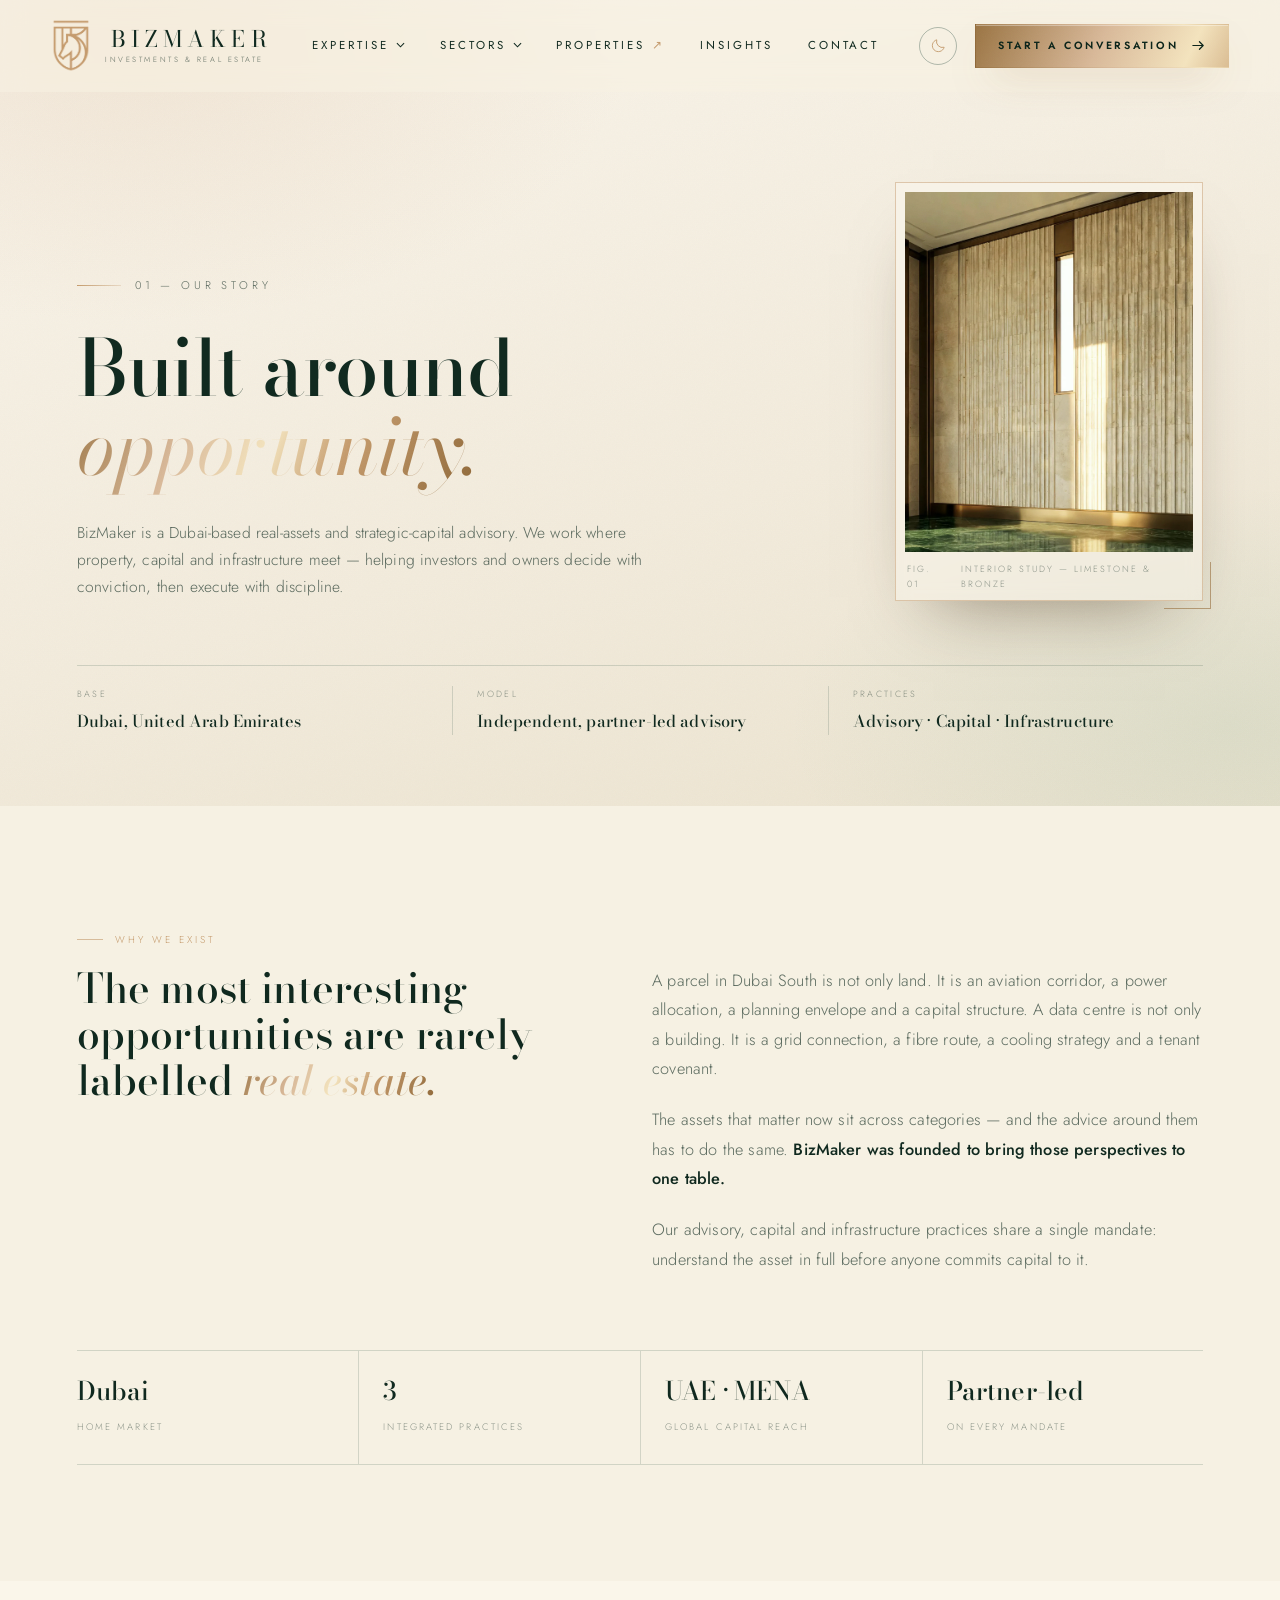
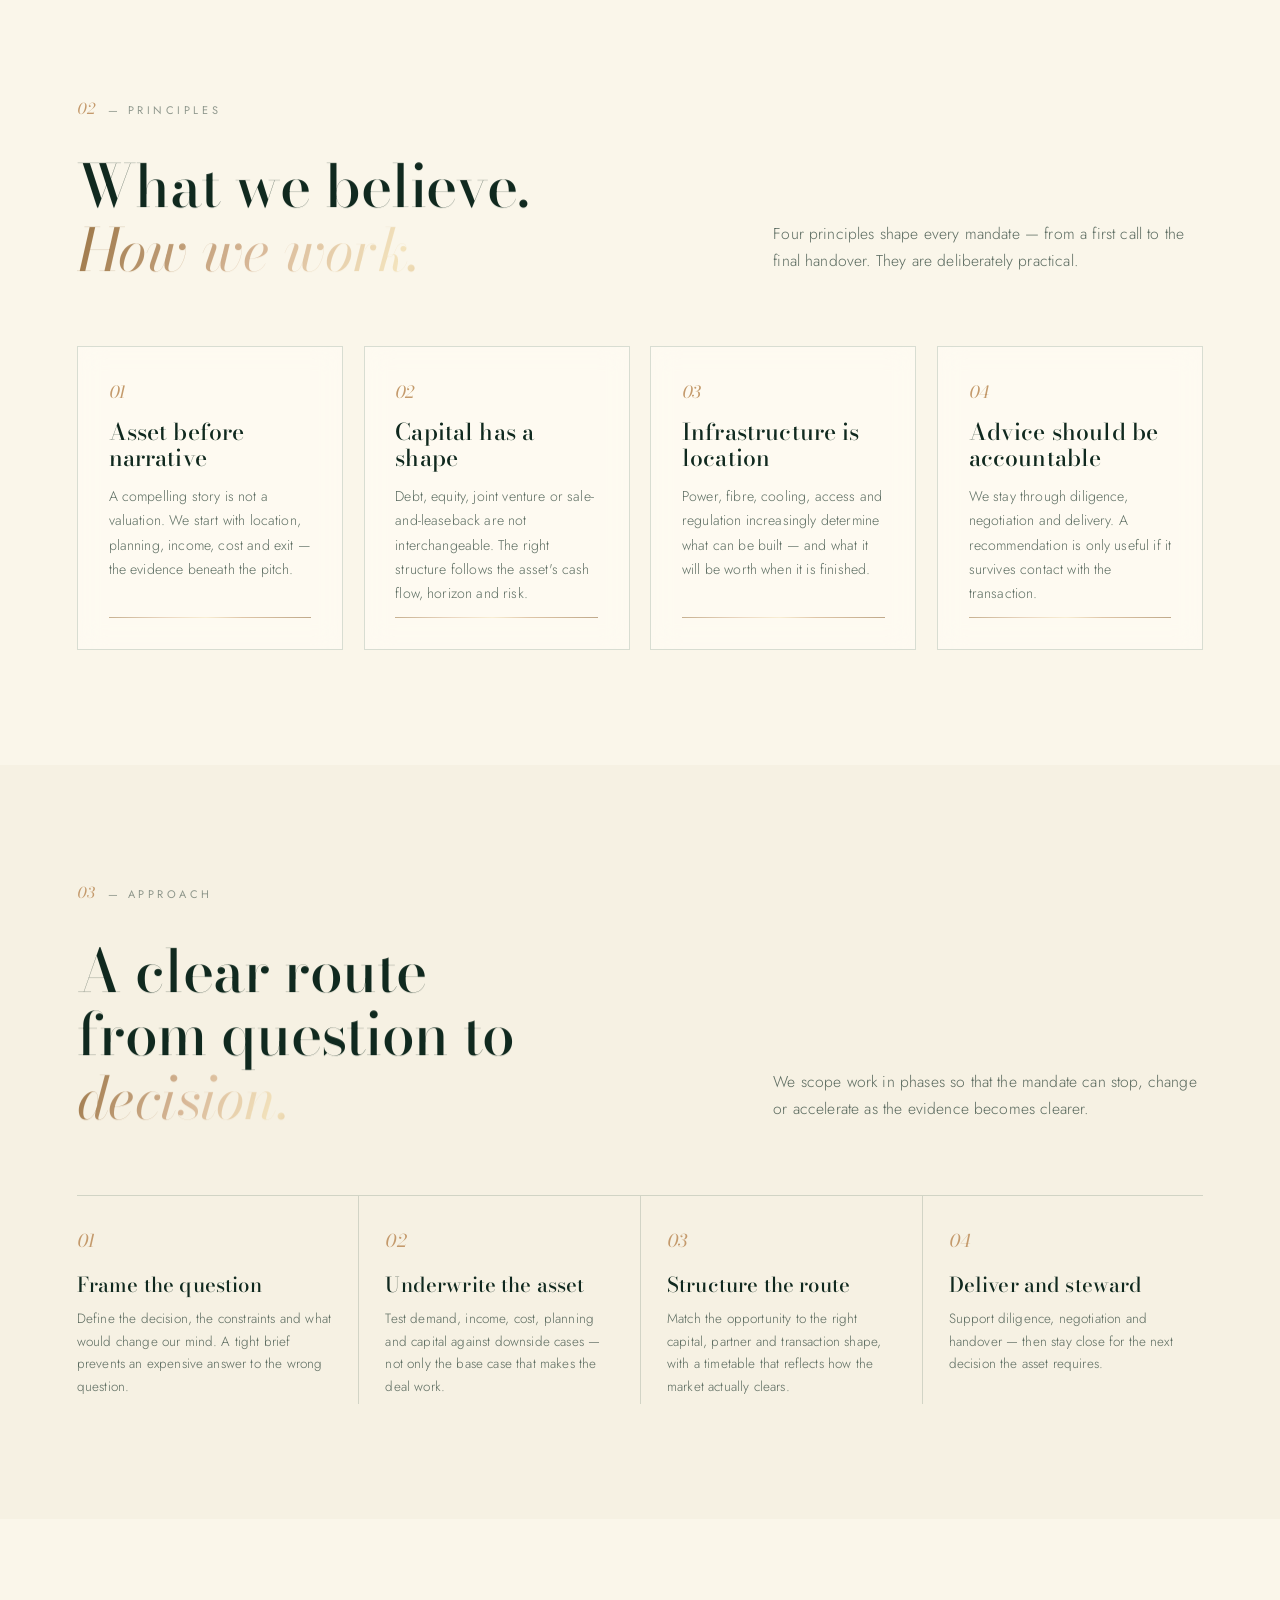
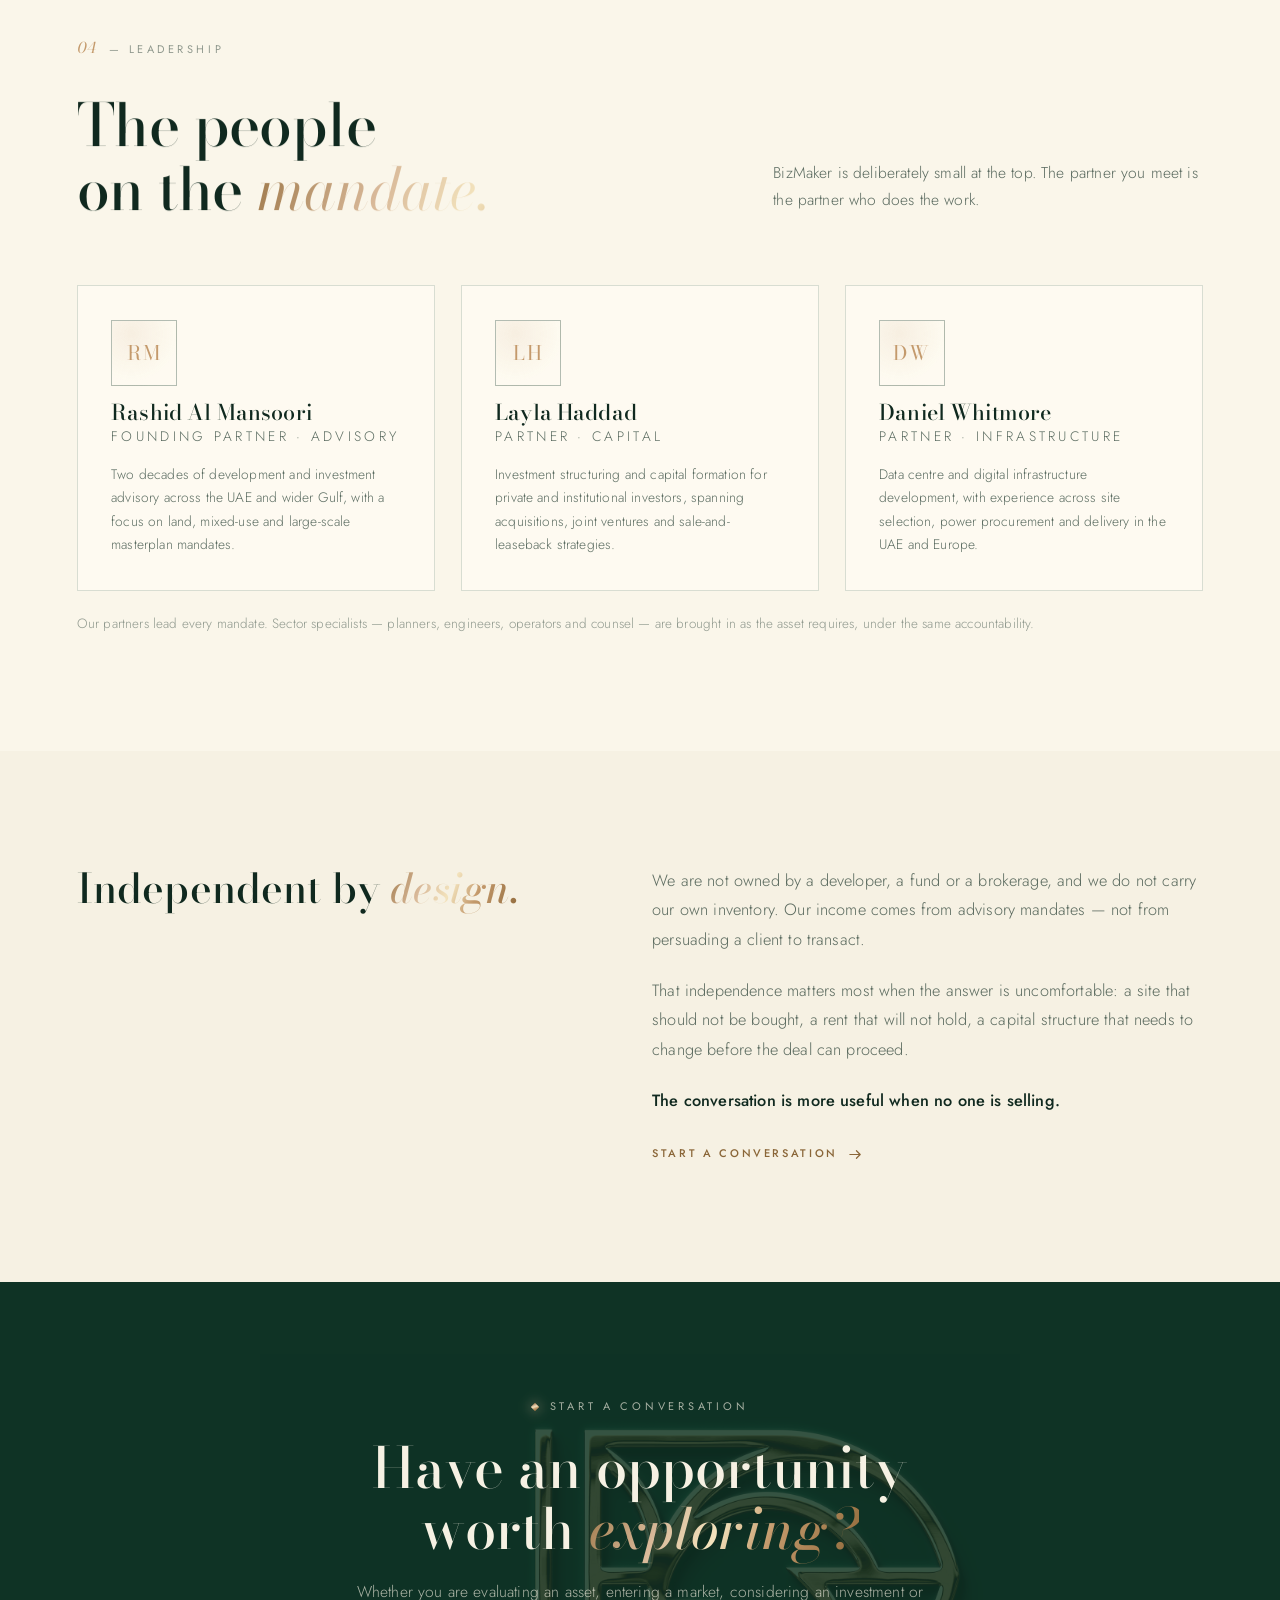
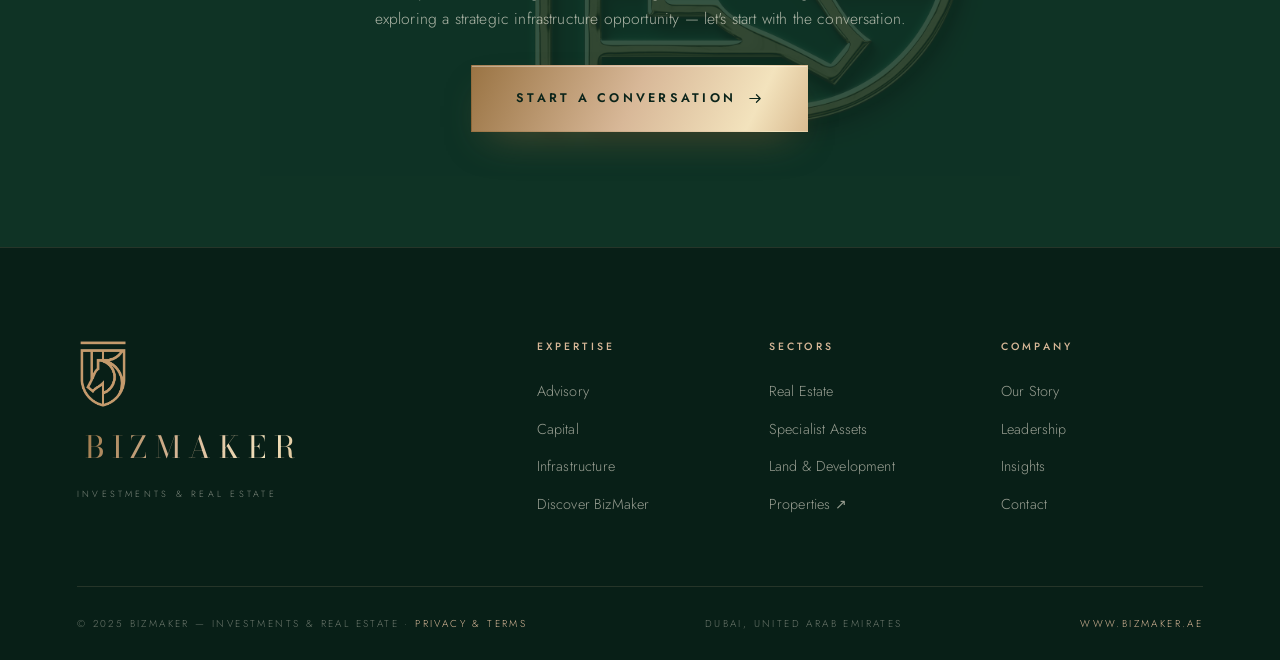
<file: about.html>
<!DOCTYPE html>
<html lang="en" data-theme="light" class="lux-lock">
<head>
<meta charset="UTF-8" />
<meta name="viewport" content="width=device-width, initial-scale=1.0" />
<title>About BizMaker — Real Assets & Strategic Capital, Dubai</title>
<meta name="description" content="BizMaker is a Dubai-based real-assets and strategic-capital advisory. Our story, principles, approach and the partners who lead every mandate." />
<link rel="canonical" href="https://www.bizmaker.ae/about.html" />
<meta property="og:type" content="website" />
<meta property="og:site_name" content="BizMaker — Investments &amp; Real Estate" />
<meta property="og:title" content="About BizMaker — Real Assets & Strategic Capital, Dubai" />
<meta property="og:description" content="BizMaker is a Dubai-based real-assets and strategic-capital advisory. Our story, principles, approach and the partners who lead every mandate." />
<meta property="og:url" content="https://www.bizmaker.ae/about.html" />
<meta property="og:image" content="https://www.bizmaker.ae/assets/hero-about.webp" />
<meta property="og:image:alt" content="BizMaker — real assets and strategic capital, Dubai" />
<meta name="twitter:card" content="summary_large_image" />
<meta name="twitter:title" content="About BizMaker — Real Assets & Strategic Capital, Dubai" />
<meta name="twitter:description" content="BizMaker is a Dubai-based real-assets and strategic-capital advisory. Our story, principles, approach and the partners who lead every mandate." />
<meta name="twitter:image" content="https://www.bizmaker.ae/assets/hero-about.webp" />
<meta name="theme-color" content="#173d30" />
<link rel="icon" type="image/png" href="assets/logo-shield-gold.png" />
<link rel="preconnect" href="https://fonts.googleapis.com" />
<link rel="preconnect" href="https://fonts.gstatic.com" crossorigin />
<link href="https://fonts.googleapis.com/css2?family=Bodoni+Moda:ital,opsz,wght@0,6..96,400;0,6..96,500;0,6..96,600;0,6..96,700;1,6..96,400;1,6..96,500&family=Jost:wght@300;400;500;600&display=swap" rel="stylesheet" />
<link rel="stylesheet" href="css/style.css?v=88" />
<link rel="stylesheet" href="css/pages.css?v=1" />
<script>try{var t=localStorage.getItem("bizmaker-theme");if(t)document.documentElement.setAttribute("data-theme",t)}catch(e){}</script>
<script type="application/ld+json">
{"@context":"https://schema.org","@type":"ProfessionalService","name":"BizMaker Investments and Real Estate","url":"https://www.bizmaker.ae/","email":"hello@bizmaker.ae","logo":"https://www.bizmaker.ae/assets/logo-shield-gold.png","description":"Dubai-based real-assets and strategic-capital advisory covering real estate, investment structuring and digital infrastructure.","address":{"@type":"PostalAddress","addressLocality":"Dubai","addressCountry":"AE"},"areaServed":["United Arab Emirates","Middle East","Global"]}
</script>
</head>
<body>

<a class="skip-link" href="#main">Skip to content</a>
<!-- ══════════ SCROLL PROGRESS ══════════ -->
<div class="scroll-progress" id="scrollProgress"></div>
<!-- ══════════ SHARED SHIELD CLIP ══════════ -->
<svg width="0" height="0" class="svg-defs" aria-hidden="true" focusable="false">
  <defs>
    <clipPath id="shieldClip" clipPathUnits="objectBoundingBox">
      <path d="M0,0 H1 V0.78 C1,0.95 0.62,1 0.5,1 C0.38,1,0,0.95,0,0.78 Z" />
    </clipPath>
  </defs>
</svg>
<!-- ══════════ HEADER ══════════ -->
<header class="header" id="siteHeader">
  <div class="header__bar">
    <a href="index.html" class="brand" aria-label="BizMaker — home">
      <span class="brand__crest"><img src="assets/logo-shield-gold.png" alt="BizMaker crest" /></span>
      <span class="brand__text">
        <span class="brand__word">BIZMAKER</span>
        <span class="brand__tag">INVESTMENTS &amp; REAL ESTATE</span>
      </span>
    </a>

    <nav class="nav" aria-label="Primary">
      <ul class="nav__list">
        <li class="nav__item has-mega" data-menu="expertise">
          <button class="nav__link" type="button" aria-expanded="false" aria-controls="mega-expertise">EXPERTISE
            <svg class="nav__caret" viewBox="0 0 10 6" aria-hidden="true"><path d="M1 1l4 4 4-4" fill="none" stroke="currentColor" stroke-width="1.2"/></svg>
          </button>
        </li>
        <li class="nav__item has-mega" data-menu="sectors">
          <button class="nav__link" type="button" aria-expanded="false" aria-controls="mega-sectors">SECTORS
            <svg class="nav__caret" viewBox="0 0 10 6" aria-hidden="true"><path d="M1 1l4 4 4-4" fill="none" stroke="currentColor" stroke-width="1.2"/></svg>
          </button>
        </li>
        <li class="nav__item"><a class="nav__link" href="properties.html">PROPERTIES<span class="nav__arrow" aria-hidden="true">↗</span></a></li>
        <li class="nav__item"><a class="nav__link" href="insights.html">INSIGHTS</a></li>
        <li class="nav__item"><a class="nav__link" href="contact.html">CONTACT</a></li>
      </ul>
    </nav>

    <div class="header__actions">
      <button class="theme-toggle" id="themeToggle" aria-label="Toggle light and dark theme" type="button">
        <svg class="theme-toggle__sun" viewBox="0 0 24 24" aria-hidden="true"><circle cx="12" cy="12" r="4.2" fill="none" stroke="currentColor" stroke-width="1.3"/><path d="M12 2.5v2.4M12 19.1v2.4M2.5 12h2.4M19.1 12h2.4M5.3 5.3l1.7 1.7M17 17l1.7 1.7M18.7 5.3L17 7M7 17l-1.7 1.7" stroke="currentColor" stroke-width="1.3" stroke-linecap="round"/></svg>
        <svg class="theme-toggle__moon" viewBox="0 0 24 24" aria-hidden="true"><path d="M20 14.5A8.5 8.5 0 0 1 9.5 4a8.5 8.5 0 1 0 10.5 10.5z" fill="none" stroke="currentColor" stroke-width="1.3" stroke-linejoin="round"/></svg>
      </button>
      <a href="contact.html" class="btn btn--gold btn--sm header__cta">
        <span>START A CONVERSATION</span>
        <svg viewBox="0 0 16 16" aria-hidden="true"><path d="M2 8h11M9 4l4 4-4 4" fill="none" stroke="currentColor" stroke-width="1.3" stroke-linecap="round" stroke-linejoin="round"/></svg>
      </a>
      <button class="burger" id="burger" aria-label="Open menu" aria-expanded="false" aria-controls="drawer" type="button"><span></span><span></span><span></span></button>
    </div>
  </div>

  <!-- MEGA: EXPERTISE -->
  <div class="mega" id="mega-expertise">
    <div class="mega__inner">
      <div class="mega__lead">
        <p class="mega__eyebrow">EXPERTISE</p>
        <h3 class="mega__title">Three perspectives.<br/><em>One strategic view.</em></h3>
        <a href="expertise.html" class="link-arrow mega__all">Explore our expertise
          <svg viewBox="0 0 16 16" aria-hidden="true"><path d="M2 8h11M9 4l4 4-4 4" fill="none" stroke="currentColor" stroke-width="1.3" stroke-linecap="round" stroke-linejoin="round"/></svg>
        </a>
      </div>
      <div class="mega__cols">
        <a class="mega-col" href="expertise.html#advisory">
          <span class="mega-col__index">01</span>
          <span class="mega-col__name">Advisory</span>
          <span class="mega-col__desc">Real estate &amp; investment advisory. Market intelligence, feasibility, asset &amp; portfolio strategy, market entry.</span>
          <span class="mega-col__items">Development Advisory<i></i>Investor Representation<i></i>Land &amp; Site Strategy</span>
        </a>
        <a class="mega-col" href="expertise.html#capital">
          <span class="mega-col__index">02</span>
          <span class="mega-col__name">Capital</span>
          <span class="mega-col__desc">Connecting opportunity with capital. Investment structuring, partnerships, acquisitions &amp; dispositions.</span>
          <span class="mega-col__items">Investment Structuring<i></i>Joint Ventures<i></i>Acquisitions &amp; Dispositions</span>
        </a>
        <a class="mega-col" href="expertise.html#infrastructure">
          <span class="mega-col__index">03</span>
          <span class="mega-col__name">Infrastructure</span>
          <span class="mega-col__desc">Data centres and strategic development — land, power, connectivity and the infrastructure of the future economy.</span>
          <span class="mega-col__items">Data Centres<i></i>Strategic Development<i></i>Infrastructure Advisory</span>
        </a>
        <div class="mega-col mega-col--quiet">
          <span class="mega-col__eyebrow">DISCOVER BIZMAKER</span>
          <a href="about.html"><span class="mega-col__row">Our Story</span></a>
          <a href="about.html#leadership"><span class="mega-col__row">Leadership</span></a>
          <a href="contact.html"><span class="mega-col__row">Connect</span></a>
        </div>
      </div>
    </div>
  </div>

  <!-- MEGA: SECTORS -->
  <div class="mega" id="mega-sectors">
    <div class="mega__inner">
      <div class="mega__lead">
        <p class="mega__eyebrow">SECTORS</p>
        <h3 class="mega__title">Real assets<br/><em>across markets.</em></h3>
        <a href="sectors.html" class="link-arrow mega__all">View all sectors
          <svg viewBox="0 0 16 16" aria-hidden="true"><path d="M2 8h11M9 4l4 4-4 4" fill="none" stroke="currentColor" stroke-width="1.3" stroke-linecap="round" stroke-linejoin="round"/></svg>
        </a>
      </div>
      <div class="mega__cols">
        <div class="mega-col mega-col--group">
          <span class="mega-col__eyebrow">REAL ESTATE</span>
          <a href="sectors.html#commercial"><span class="mega-col__row">Commercial</span></a>
          <a href="sectors.html#retail"><span class="mega-col__row">Retail</span></a>
          <a href="sectors.html#residential"><span class="mega-col__row">Residential</span></a>
          <a href="sectors.html#industrial"><span class="mega-col__row">Industrial &amp; Logistics</span></a>
          <a href="sectors.html#land"><span class="mega-col__row">Land &amp; Development</span></a>
        </div>
        <div class="mega-col mega-col--group">
          <span class="mega-col__eyebrow">SPECIALIST ASSETS</span>
          <a href="sectors.html#hospitality"><span class="mega-col__row">Hospitality &amp; Hotels</span></a>
          <a href="sectors.html#healthcare"><span class="mega-col__row">Healthcare</span></a>
          <a href="sectors.html#education"><span class="mega-col__row">Education</span></a>
          <a href="sectors.html#life-sciences"><span class="mega-col__row">Life Sciences</span></a>
          <a href="sectors.html#leisure"><span class="mega-col__row">Leisure &amp; Entertainment</span></a>
        </div>
        <div class="mega-col mega-col--feature">
          <div class="mega-col__featureimg" data-parallax-scale><img src="assets/img-sector-land.jpg" alt="Aerial view of development land in Dubai" loading="lazy" /></div>
          <span class="mega-col__name">Selected Opportunities</span>
          <span class="mega-col__desc">A curated view of real assets currently available through the BizMaker platform.</span>
          <a href="properties.html" class="link-arrow">View properties <svg viewBox="0 0 16 16" aria-hidden="true"><path d="M2 8h11M9 4l4 4-4 4" fill="none" stroke="currentColor" stroke-width="1.3" stroke-linecap="round" stroke-linejoin="round"/></svg></a>
        </div>
      </div>
    </div>
  </div>
</header>

<!-- MOBILE DRAWER -->
<div class="drawer" id="drawer" aria-hidden="true">
  <div class="drawer__inner">
    <a href="expertise.html" class="drawer__link"><span>EXPERTISE</span><em>01</em></a>
    <a href="sectors.html" class="drawer__link"><span>SECTORS</span><em>02</em></a>
    <a href="properties.html" class="drawer__link"><span>PROPERTIES</span><em>03</em></a>
    <a href="insights.html" class="drawer__link"><span>INSIGHTS</span><em>04</em></a>
    <a href="contact.html" class="drawer__link"><span>CONTACT</span><em>05</em></a>
    <a href="contact.html" class="btn btn--gold drawer__cta">START A CONVERSATION</a>
  </div>
</div>

<main id="main">

<!-- ══════════ PAGE HERO ══════════ -->
<section class="page-hero">
  <div class="page-hero__bg" aria-hidden="true"></div>
  <div class="container page-hero__inner">
    <div class="page-hero__copy">
      <p class="page-hero__eyebrow" data-reveal><i></i>01 — OUR STORY</p>
      <h1 class="page-hero__title" data-reveal>Built around<br/><em>opportunity.</em></h1>
      <p class="page-hero__lead" data-reveal>BizMaker is a Dubai-based real-assets and strategic-capital advisory. We work where property, capital and infrastructure meet — helping investors and owners decide with conviction, then execute with discipline.</p>
      
    </div>
      <div class="page-hero__aside">
        <figure class="page-plate">
          <img src="assets/hero-about.webp" alt="Cream limestone lobby with bronze detailing and a deep green marble floor" loading="eager" decoding="async" />
          <figcaption><span>FIG. 01</span><span>INTERIOR STUDY — LIMESTONE &amp; BRONZE</span></figcaption>
        </figure>
      </div>
  </div>
  <div class="container page-hero__meta" data-reveal>
    <div><span>BASE</span><strong>Dubai, United Arab Emirates</strong></div>
    <div><span>MODEL</span><strong>Independent, partner-led advisory</strong></div>
    <div><span>PRACTICES</span><strong>Advisory · Capital · Infrastructure</strong></div>
  </div>
</section>

<!-- POSITIONING -->
<section class="page-section">
  <div class="container">
    <p class="page-kicker" data-reveal>WHY WE EXIST</p>
    <div class="statement-grid">
      <h2 class="statement-grid__title" data-reveal>The most interesting opportunities are rarely labelled <em>real estate.</em></h2>
      <div class="statement-grid__copy" data-reveal>
        <p>A parcel in Dubai South is not only land. It is an aviation corridor, a power allocation, a planning envelope and a capital structure. A data centre is not only a building. It is a grid connection, a fibre route, a cooling strategy and a tenant covenant.</p>
        <p>The assets that matter now sit across categories — and the advice around them has to do the same. <strong>BizMaker was founded to bring those perspectives to one table.</strong></p>
        <p>Our advisory, capital and infrastructure practices share a single mandate: understand the asset in full before anyone commits capital to it.</p>
      </div>
    </div>

    <div class="stat-strip" data-reveal>
      <div><strong>Dubai</strong><span>Home market</span></div>
      <div><strong>3</strong><span>Integrated practices</span></div>
      <div><strong>UAE · MENA</strong><span>Global capital reach</span></div>
      <div><strong>Partner-led</strong><span>On every mandate</span></div>
    </div>
  </div>
</section>

<!-- PRINCIPLES -->
<section class="page-section page-section--soft">
  <div class="container">
    <header class="section-head">
      <div>
        <p class="section-index" data-reveal><em>02</em> — PRINCIPLES</p>
        <h2 class="section-title" data-reveal-lines>
          <span class="line"><span class="line__inner">What we believe.</span></span>
          <span class="line"><span class="line__inner"><em>How we work.</em></span></span>
        </h2>
      </div>
      <p class="section-intro" data-reveal>Four principles shape every mandate — from a first call to the final handover. They are deliberately practical.</p>
    </header>

    <div class="card-grid" data-reveal>
      <article class="glass-card">
        <span class="glass-card__num">01</span>
        <h3>Asset before narrative</h3>
        <p>A compelling story is not a valuation. We start with location, planning, income, cost and exit — the evidence beneath the pitch.</p>
        <span class="glass-card__rule" aria-hidden="true"></span>
      </article>
      <article class="glass-card">
        <span class="glass-card__num">02</span>
        <h3>Capital has a shape</h3>
        <p>Debt, equity, joint venture or sale-and-leaseback are not interchangeable. The right structure follows the asset's cash flow, horizon and risk.</p>
        <span class="glass-card__rule" aria-hidden="true"></span>
      </article>
      <article class="glass-card">
        <span class="glass-card__num">03</span>
        <h3>Infrastructure is location</h3>
        <p>Power, fibre, cooling, access and regulation increasingly determine what can be built — and what it will be worth when it is finished.</p>
        <span class="glass-card__rule" aria-hidden="true"></span>
      </article>
      <article class="glass-card">
        <span class="glass-card__num">04</span>
        <h3>Advice should be accountable</h3>
        <p>We stay through diligence, negotiation and delivery. A recommendation is only useful if it survives contact with the transaction.</p>
        <span class="glass-card__rule" aria-hidden="true"></span>
      </article>
    </div>
  </div>
</section>

<!-- APPROACH -->
<section class="page-section">
  <div class="container">
    <header class="section-head">
      <div>
        <p class="section-index" data-reveal><em>03</em> — APPROACH</p>
        <h2 class="section-title" data-reveal-lines>
          <span class="line"><span class="line__inner">A clear route</span></span>
          <span class="line"><span class="line__inner">from question to <em>decision.</em></span></span>
        </h2>
      </div>
      <p class="section-intro" data-reveal>We scope work in phases so that the mandate can stop, change or accelerate as the evidence becomes clearer.</p>
    </header>

    <div class="steps" data-reveal>
      <div class="step">
        <span class="step__num">01</span>
        <h3>Frame the question</h3>
        <p>Define the decision, the constraints and what would change our mind. A tight brief prevents an expensive answer to the wrong question.</p>
        <span class="step__line" aria-hidden="true"></span>
      </div>
      <div class="step">
        <span class="step__num">02</span>
        <h3>Underwrite the asset</h3>
        <p>Test demand, income, cost, planning and capital against downside cases — not only the base case that makes the deal work.</p>
        <span class="step__line" aria-hidden="true"></span>
      </div>
      <div class="step">
        <span class="step__num">03</span>
        <h3>Structure the route</h3>
        <p>Match the opportunity to the right capital, partner and transaction shape, with a timetable that reflects how the market actually clears.</p>
        <span class="step__line" aria-hidden="true"></span>
      </div>
      <div class="step">
        <span class="step__num">04</span>
        <h3>Deliver and steward</h3>
        <p>Support diligence, negotiation and handover — then stay close for the next decision the asset requires.</p>
        <span class="step__line" aria-hidden="true"></span>
      </div>
    </div>
  </div>
</section>

<!-- LEADERSHIP -->
<section class="page-section page-section--soft" id="leadership">
  <div class="container">
    <header class="section-head">
      <div>
        <p class="section-index" data-reveal><em>04</em> — LEADERSHIP</p>
        <h2 class="section-title" data-reveal-lines>
          <span class="line"><span class="line__inner">The people</span></span>
          <span class="line"><span class="line__inner">on the <em>mandate.</em></span></span>
        </h2>
      </div>
      <p class="section-intro" data-reveal>BizMaker is deliberately small at the top. The partner you meet is the partner who does the work.</p>
    </header>

    <div class="team-grid" data-reveal>
      <article class="team-card">
        <span class="team-card__mono" aria-hidden="true">RM</span>
        <div>
          <h3>Rashid Al Mansoori</h3>
          <p class="team-card__role">Founding Partner · Advisory</p>
        </div>
        <p>Two decades of development and investment advisory across the UAE and wider Gulf, with a focus on land, mixed-use and large-scale masterplan mandates.</p>
      </article>
      <article class="team-card">
        <span class="team-card__mono" aria-hidden="true">LH</span>
        <div>
          <h3>Layla Haddad</h3>
          <p class="team-card__role">Partner · Capital</p>
        </div>
        <p>Investment structuring and capital formation for private and institutional investors, spanning acquisitions, joint ventures and sale-and-leaseback strategies.</p>
      </article>
      <article class="team-card">
        <span class="team-card__mono" aria-hidden="true">DW</span>
        <div>
          <h3>Daniel Whitmore</h3>
          <p class="team-card__role">Partner · Infrastructure</p>
        </div>
        <p>Data centre and digital infrastructure development, with experience across site selection, power procurement and delivery in the UAE and Europe.</p>
      </article>
    </div>
    <p class="team-note" data-reveal>Our partners lead every mandate. Sector specialists — planners, engineers, operators and counsel — are brought in as the asset requires, under the same accountability.</p>
  </div>
</section>

<!-- INDEPENDENCE -->
<section class="page-section">
  <div class="container">
    <div class="statement-grid">
      <h2 class="statement-grid__title" data-reveal>Independent by <em>design.</em></h2>
      <div class="statement-grid__copy" data-reveal>
        <p>We are not owned by a developer, a fund or a brokerage, and we do not carry our own inventory. Our income comes from advisory mandates — not from persuading a client to transact.</p>
        <p>That independence matters most when the answer is uncomfortable: a site that should not be bought, a rent that will not hold, a capital structure that needs to change before the deal can proceed.</p>
        <p><strong>The conversation is more useful when no one is selling.</strong></p>
        <p><a class="link-arrow" href="contact.html">Start a conversation <svg viewBox="0 0 16 16" aria-hidden="true"><path d="M2 8h11M9 4l4 4-4 4" fill="none" stroke="currentColor" stroke-width="1.3" stroke-linecap="round" stroke-linejoin="round"/></svg></a></p>
      </div>
    </div>
  </div>
</section>

<!-- ══════════ CTA BAND ══════════ -->
<section class="cta-band">
  <div class="cta-band__mark" aria-hidden="true"><img src="assets/emblem-3d-gold.png" alt="" loading="lazy" /></div>
  <div class="container cta-band__inner" data-reveal>
    <p class="eyebrow eyebrow--light cta-band__eyebrow"><span class="eyebrow__dot"></span> START A CONVERSATION</p>
    <h2 class="cta-band__title">Have an opportunity<br/>worth <em>exploring?</em></h2>
    <p class="cta-band__copy">Whether you are evaluating an asset, entering a market, considering an investment or exploring a strategic infrastructure opportunity — let's start with the conversation.</p>
    <a href="contact.html" class="btn btn--gold btn--lg" data-reveal>
      <span>START A CONVERSATION</span>
      <svg viewBox="0 0 16 16" aria-hidden="true"><path d="M2 8h11M9 4l4 4-4 4" fill="none" stroke="currentColor" stroke-width="1.3" stroke-linecap="round" stroke-linejoin="round"/></svg>
    </a>
  </div>
</section>

</main>
<!-- ══════════ FOOTER ══════════ -->
<footer class="footer">
  <div class="container footer__inner">
    <div class="footer__brand">
      <img src="assets/logo-shield-gold.png" alt="BizMaker crest" class="footer__crest" />
      <span class="footer__word">BIZMAKER</span>
      <span class="footer__tag">INVESTMENTS &amp; REAL ESTATE</span>
    </div>
    <div class="footer__cols">
      <div class="footer__col">
        <h5>EXPERTISE</h5>
        <a href="expertise.html#advisory">Advisory</a>
        <a href="expertise.html#capital">Capital</a>
        <a href="expertise.html#infrastructure">Infrastructure</a>
        <a href="about.html">Discover BizMaker</a>
      </div>
      <div class="footer__col">
        <h5>SECTORS</h5>
        <a href="sectors.html#commercial">Real Estate</a>
        <a href="sectors.html#hospitality">Specialist Assets</a>
        <a href="sectors.html#land">Land &amp; Development</a>
        <a href="properties.html">Properties <span aria-hidden="true">↗</span></a>
      </div>
      <div class="footer__col">
        <h5>COMPANY</h5>
        <a href="about.html">Our Story</a>
        <a href="about.html#leadership">Leadership</a>
        <a href="insights.html">Insights</a>
        <a href="contact.html">Contact</a>
      </div>
    </div>
  </div>
  <div class="container footer__base">
    <span>© 2025 BIZMAKER — INVESTMENTS &amp; REAL ESTATE · <a href="legal.html">PRIVACY &amp; TERMS</a></span>
    <span>DUBAI, UNITED ARAB EMIRATES</span>
    <span class="footer__web">WWW.BIZMAKER.AE</span>
  </div>
</footer>

<div class="noise" aria-hidden="true"></div>
<script src="js/main.js?v=7" defer></script>
</body>
</html>
</file>
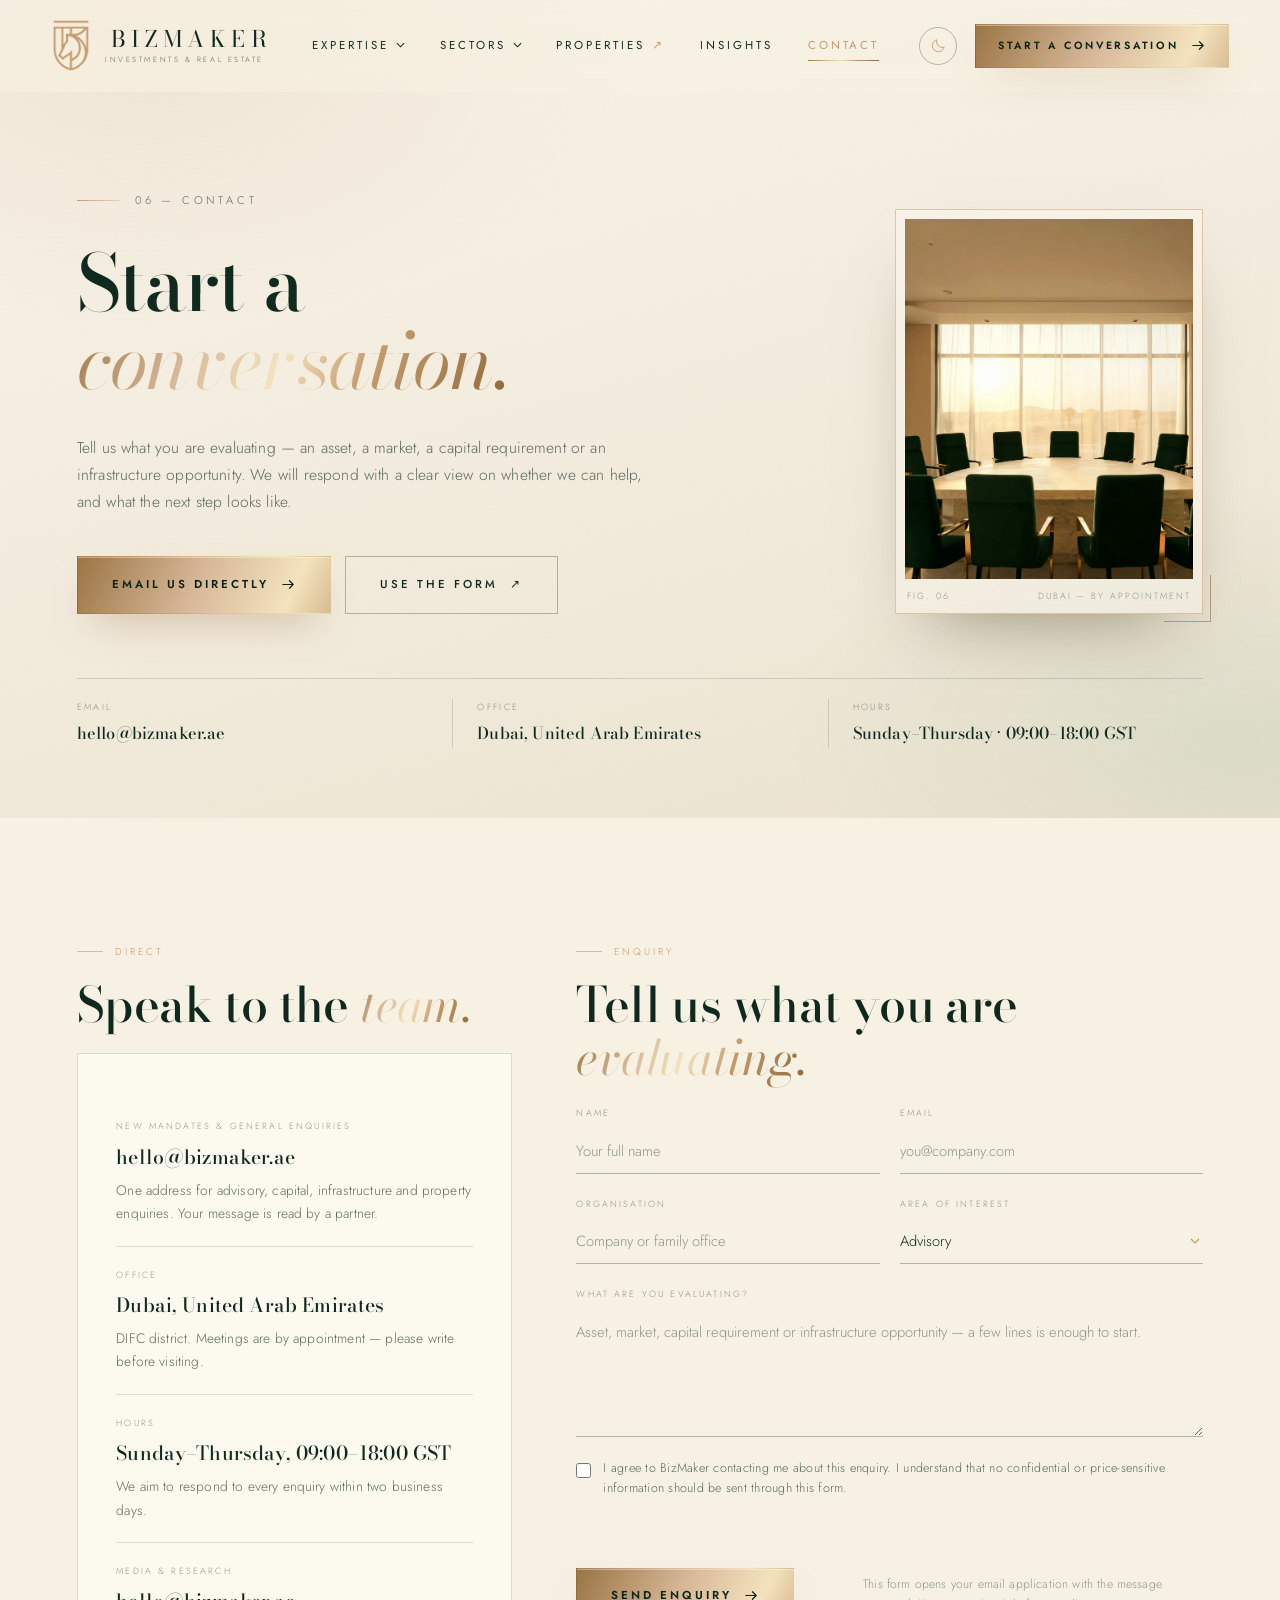
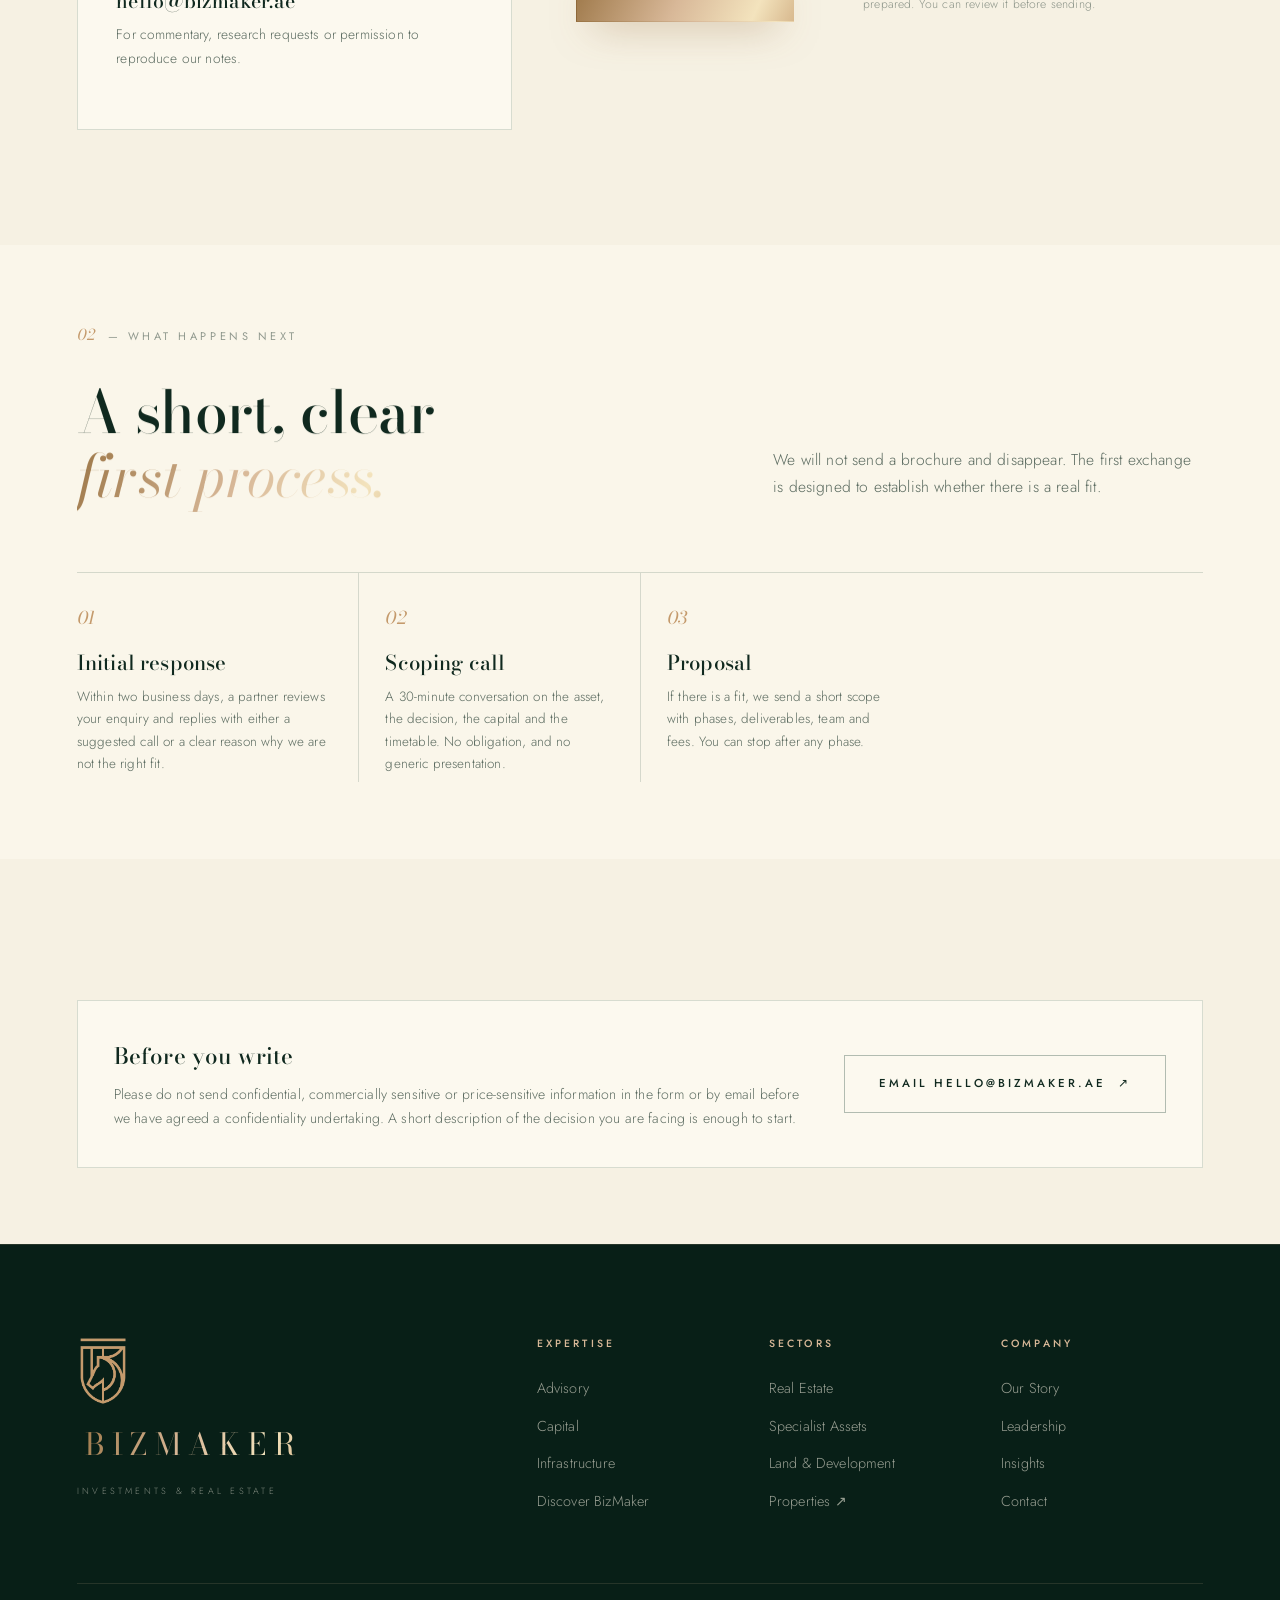
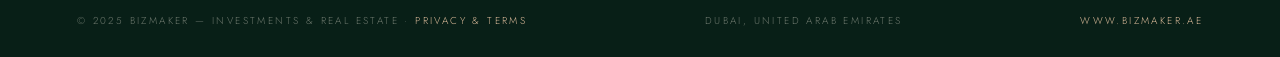
<file: contact.html>
<!DOCTYPE html>
<html lang="en" data-theme="light" class="lux-lock">
<head>
<meta charset="UTF-8" />
<meta name="viewport" content="width=device-width, initial-scale=1.0" />
<title>Contact BizMaker — Dubai Real Assets & Strategic Capital</title>
<meta name="description" content="Contact BizMaker in Dubai for real-asset advisory, capital structuring and infrastructure mandates. Email hello@bizmaker.ae or send an enquiry." />
<link rel="canonical" href="https://www.bizmaker.ae/contact.html" />
<meta property="og:type" content="website" />
<meta property="og:site_name" content="BizMaker — Investments &amp; Real Estate" />
<meta property="og:title" content="Contact BizMaker — Dubai Real Assets & Strategic Capital" />
<meta property="og:description" content="Contact BizMaker in Dubai for real-asset advisory, capital structuring and infrastructure mandates. Email hello@bizmaker.ae or send an enquiry." />
<meta property="og:url" content="https://www.bizmaker.ae/contact.html" />
<meta property="og:image" content="https://www.bizmaker.ae/assets/hero-contact.webp" />
<meta property="og:image:alt" content="BizMaker — real assets and strategic capital, Dubai" />
<meta name="twitter:card" content="summary_large_image" />
<meta name="twitter:title" content="Contact BizMaker — Dubai Real Assets & Strategic Capital" />
<meta name="twitter:description" content="Contact BizMaker in Dubai for real-asset advisory, capital structuring and infrastructure mandates. Email hello@bizmaker.ae or send an enquiry." />
<meta name="twitter:image" content="https://www.bizmaker.ae/assets/hero-contact.webp" />
<meta name="theme-color" content="#173d30" />
<link rel="icon" type="image/png" href="assets/logo-shield-gold.png" />
<link rel="preconnect" href="https://fonts.googleapis.com" />
<link rel="preconnect" href="https://fonts.gstatic.com" crossorigin />
<link href="https://fonts.googleapis.com/css2?family=Bodoni+Moda:ital,opsz,wght@0,6..96,400;0,6..96,500;0,6..96,600;0,6..96,700;1,6..96,400;1,6..96,500&family=Jost:wght@300;400;500;600&display=swap" rel="stylesheet" />
<link rel="stylesheet" href="css/style.css?v=88" />
<link rel="stylesheet" href="css/pages.css?v=1" />
<script>try{var t=localStorage.getItem("bizmaker-theme");if(t)document.documentElement.setAttribute("data-theme",t)}catch(e){}</script>
<script type="application/ld+json">
{"@context":"https://schema.org","@type":"ProfessionalService","name":"BizMaker Investments and Real Estate","url":"https://www.bizmaker.ae/","email":"hello@bizmaker.ae","logo":"https://www.bizmaker.ae/assets/logo-shield-gold.png","description":"Dubai-based real-assets and strategic-capital advisory covering real estate, investment structuring and digital infrastructure.","address":{"@type":"PostalAddress","addressLocality":"Dubai","addressCountry":"AE"},"areaServed":["United Arab Emirates","Middle East","Global"]}
</script>
</head>
<body>

<a class="skip-link" href="#main">Skip to content</a>
<!-- ══════════ SCROLL PROGRESS ══════════ -->
<div class="scroll-progress" id="scrollProgress"></div>
<!-- ══════════ SHARED SHIELD CLIP ══════════ -->
<svg width="0" height="0" class="svg-defs" aria-hidden="true" focusable="false">
  <defs>
    <clipPath id="shieldClip" clipPathUnits="objectBoundingBox">
      <path d="M0,0 H1 V0.78 C1,0.95 0.62,1 0.5,1 C0.38,1,0,0.95,0,0.78 Z" />
    </clipPath>
  </defs>
</svg>
<!-- ══════════ HEADER ══════════ -->
<header class="header" id="siteHeader">
  <div class="header__bar">
    <a href="index.html" class="brand" aria-label="BizMaker — home">
      <span class="brand__crest"><img src="assets/logo-shield-gold.png" alt="BizMaker crest" /></span>
      <span class="brand__text">
        <span class="brand__word">BIZMAKER</span>
        <span class="brand__tag">INVESTMENTS &amp; REAL ESTATE</span>
      </span>
    </a>

    <nav class="nav" aria-label="Primary">
      <ul class="nav__list">
        <li class="nav__item has-mega" data-menu="expertise">
          <button class="nav__link" type="button" aria-expanded="false" aria-controls="mega-expertise">EXPERTISE
            <svg class="nav__caret" viewBox="0 0 10 6" aria-hidden="true"><path d="M1 1l4 4 4-4" fill="none" stroke="currentColor" stroke-width="1.2"/></svg>
          </button>
        </li>
        <li class="nav__item has-mega" data-menu="sectors">
          <button class="nav__link" type="button" aria-expanded="false" aria-controls="mega-sectors">SECTORS
            <svg class="nav__caret" viewBox="0 0 10 6" aria-hidden="true"><path d="M1 1l4 4 4-4" fill="none" stroke="currentColor" stroke-width="1.2"/></svg>
          </button>
        </li>
        <li class="nav__item"><a class="nav__link" href="properties.html">PROPERTIES<span class="nav__arrow" aria-hidden="true">↗</span></a></li>
        <li class="nav__item"><a class="nav__link" href="insights.html">INSIGHTS</a></li>
        <li class="nav__item"><a class="nav__link" href="contact.html" aria-current="page">CONTACT</a></li>
      </ul>
    </nav>

    <div class="header__actions">
      <button class="theme-toggle" id="themeToggle" aria-label="Toggle light and dark theme" type="button">
        <svg class="theme-toggle__sun" viewBox="0 0 24 24" aria-hidden="true"><circle cx="12" cy="12" r="4.2" fill="none" stroke="currentColor" stroke-width="1.3"/><path d="M12 2.5v2.4M12 19.1v2.4M2.5 12h2.4M19.1 12h2.4M5.3 5.3l1.7 1.7M17 17l1.7 1.7M18.7 5.3L17 7M7 17l-1.7 1.7" stroke="currentColor" stroke-width="1.3" stroke-linecap="round"/></svg>
        <svg class="theme-toggle__moon" viewBox="0 0 24 24" aria-hidden="true"><path d="M20 14.5A8.5 8.5 0 0 1 9.5 4a8.5 8.5 0 1 0 10.5 10.5z" fill="none" stroke="currentColor" stroke-width="1.3" stroke-linejoin="round"/></svg>
      </button>
      <a href="contact.html" class="btn btn--gold btn--sm header__cta">
        <span>START A CONVERSATION</span>
        <svg viewBox="0 0 16 16" aria-hidden="true"><path d="M2 8h11M9 4l4 4-4 4" fill="none" stroke="currentColor" stroke-width="1.3" stroke-linecap="round" stroke-linejoin="round"/></svg>
      </a>
      <button class="burger" id="burger" aria-label="Open menu" aria-expanded="false" aria-controls="drawer" type="button"><span></span><span></span><span></span></button>
    </div>
  </div>

  <!-- MEGA: EXPERTISE -->
  <div class="mega" id="mega-expertise">
    <div class="mega__inner">
      <div class="mega__lead">
        <p class="mega__eyebrow">EXPERTISE</p>
        <h3 class="mega__title">Three perspectives.<br/><em>One strategic view.</em></h3>
        <a href="expertise.html" class="link-arrow mega__all">Explore our expertise
          <svg viewBox="0 0 16 16" aria-hidden="true"><path d="M2 8h11M9 4l4 4-4 4" fill="none" stroke="currentColor" stroke-width="1.3" stroke-linecap="round" stroke-linejoin="round"/></svg>
        </a>
      </div>
      <div class="mega__cols">
        <a class="mega-col" href="expertise.html#advisory">
          <span class="mega-col__index">01</span>
          <span class="mega-col__name">Advisory</span>
          <span class="mega-col__desc">Real estate &amp; investment advisory. Market intelligence, feasibility, asset &amp; portfolio strategy, market entry.</span>
          <span class="mega-col__items">Development Advisory<i></i>Investor Representation<i></i>Land &amp; Site Strategy</span>
        </a>
        <a class="mega-col" href="expertise.html#capital">
          <span class="mega-col__index">02</span>
          <span class="mega-col__name">Capital</span>
          <span class="mega-col__desc">Connecting opportunity with capital. Investment structuring, partnerships, acquisitions &amp; dispositions.</span>
          <span class="mega-col__items">Investment Structuring<i></i>Joint Ventures<i></i>Acquisitions &amp; Dispositions</span>
        </a>
        <a class="mega-col" href="expertise.html#infrastructure">
          <span class="mega-col__index">03</span>
          <span class="mega-col__name">Infrastructure</span>
          <span class="mega-col__desc">Data centres and strategic development — land, power, connectivity and the infrastructure of the future economy.</span>
          <span class="mega-col__items">Data Centres<i></i>Strategic Development<i></i>Infrastructure Advisory</span>
        </a>
        <div class="mega-col mega-col--quiet">
          <span class="mega-col__eyebrow">DISCOVER BIZMAKER</span>
          <a href="about.html"><span class="mega-col__row">Our Story</span></a>
          <a href="about.html#leadership"><span class="mega-col__row">Leadership</span></a>
          <a href="contact.html"><span class="mega-col__row">Connect</span></a>
        </div>
      </div>
    </div>
  </div>

  <!-- MEGA: SECTORS -->
  <div class="mega" id="mega-sectors">
    <div class="mega__inner">
      <div class="mega__lead">
        <p class="mega__eyebrow">SECTORS</p>
        <h3 class="mega__title">Real assets<br/><em>across markets.</em></h3>
        <a href="sectors.html" class="link-arrow mega__all">View all sectors
          <svg viewBox="0 0 16 16" aria-hidden="true"><path d="M2 8h11M9 4l4 4-4 4" fill="none" stroke="currentColor" stroke-width="1.3" stroke-linecap="round" stroke-linejoin="round"/></svg>
        </a>
      </div>
      <div class="mega__cols">
        <div class="mega-col mega-col--group">
          <span class="mega-col__eyebrow">REAL ESTATE</span>
          <a href="sectors.html#commercial"><span class="mega-col__row">Commercial</span></a>
          <a href="sectors.html#retail"><span class="mega-col__row">Retail</span></a>
          <a href="sectors.html#residential"><span class="mega-col__row">Residential</span></a>
          <a href="sectors.html#industrial"><span class="mega-col__row">Industrial &amp; Logistics</span></a>
          <a href="sectors.html#land"><span class="mega-col__row">Land &amp; Development</span></a>
        </div>
        <div class="mega-col mega-col--group">
          <span class="mega-col__eyebrow">SPECIALIST ASSETS</span>
          <a href="sectors.html#hospitality"><span class="mega-col__row">Hospitality &amp; Hotels</span></a>
          <a href="sectors.html#healthcare"><span class="mega-col__row">Healthcare</span></a>
          <a href="sectors.html#education"><span class="mega-col__row">Education</span></a>
          <a href="sectors.html#life-sciences"><span class="mega-col__row">Life Sciences</span></a>
          <a href="sectors.html#leisure"><span class="mega-col__row">Leisure &amp; Entertainment</span></a>
        </div>
        <div class="mega-col mega-col--feature">
          <div class="mega-col__featureimg" data-parallax-scale><img src="assets/img-sector-land.jpg" alt="Aerial view of development land in Dubai" loading="lazy" /></div>
          <span class="mega-col__name">Selected Opportunities</span>
          <span class="mega-col__desc">A curated view of real assets currently available through the BizMaker platform.</span>
          <a href="properties.html" class="link-arrow">View properties <svg viewBox="0 0 16 16" aria-hidden="true"><path d="M2 8h11M9 4l4 4-4 4" fill="none" stroke="currentColor" stroke-width="1.3" stroke-linecap="round" stroke-linejoin="round"/></svg></a>
        </div>
      </div>
    </div>
  </div>
</header>

<!-- MOBILE DRAWER -->
<div class="drawer" id="drawer" aria-hidden="true">
  <div class="drawer__inner">
    <a href="expertise.html" class="drawer__link"><span>EXPERTISE</span><em>01</em></a>
    <a href="sectors.html" class="drawer__link"><span>SECTORS</span><em>02</em></a>
    <a href="properties.html" class="drawer__link"><span>PROPERTIES</span><em>03</em></a>
    <a href="insights.html" class="drawer__link"><span>INSIGHTS</span><em>04</em></a>
    <a href="contact.html" class="drawer__link"><span>CONTACT</span><em>05</em></a>
    <a href="contact.html" class="btn btn--gold drawer__cta">START A CONVERSATION</a>
  </div>
</div>

<main id="main">

<!-- ══════════ PAGE HERO ══════════ -->
<section class="page-hero">
  <div class="page-hero__bg" aria-hidden="true"></div>
  <div class="container page-hero__inner">
    <div class="page-hero__copy">
      <p class="page-hero__eyebrow" data-reveal><i></i>06 — CONTACT</p>
      <h1 class="page-hero__title" data-reveal>Start a<br/><em>conversation.</em></h1>
      <p class="page-hero__lead" data-reveal>Tell us what you are evaluating — an asset, a market, a capital requirement or an infrastructure opportunity. We will respond with a clear view on whether we can help, and what the next step looks like.</p>
      <div class="page-hero__actions" data-reveal><a href="mailto:hello@bizmaker.ae" class="btn btn--gold"><span>EMAIL US DIRECTLY</span><svg viewBox="0 0 16 16" aria-hidden="true"><path d="M2 8h11M9 4l4 4-4 4" fill="none" stroke="currentColor" stroke-width="1.3" stroke-linecap="round" stroke-linejoin="round"/></svg></a>
        <a href="#enquiry" class="btn btn--outline"><span>USE THE FORM</span><span class="btn__arrow" aria-hidden="true">↗</span></a></div>
    </div>
      <div class="page-hero__aside">
        <figure class="page-plate">
          <img src="assets/hero-contact.webp" alt="Executive meeting room in cream travertine with emerald upholstery and brass detailing" loading="eager" decoding="async" />
          <figcaption><span>FIG. 06</span><span>DUBAI — BY APPOINTMENT</span></figcaption>
        </figure>
      </div>
  </div>
  <div class="container page-hero__meta" data-reveal>
    <div><span>EMAIL</span><strong>hello@bizmaker.ae</strong></div>
    <div><span>OFFICE</span><strong>Dubai, United Arab Emirates</strong></div>
    <div><span>HOURS</span><strong>Sunday–Thursday · 09:00–18:00 GST</strong></div>
  </div>
</section>

<section class="page-section" id="enquiry">
  <div class="container">
    <div class="contact-grid">

      <div data-reveal>
        <p class="page-kicker">DIRECT</p>
        <h2 class="page-title" style="margin-bottom:22px">Speak to the <em>team.</em></h2>
        <div class="contact-panel">
          <div class="contact-list">
            <div class="contact-item">
              <span>NEW MANDATES &amp; GENERAL ENQUIRIES</span>
              <a href="mailto:hello@bizmaker.ae">hello@bizmaker.ae</a>
              <p>One address for advisory, capital, infrastructure and property enquiries. Your message is read by a partner.</p>
            </div>
            <div class="contact-item">
              <span>OFFICE</span>
              <strong>Dubai, United Arab Emirates</strong>
              <p>DIFC district. Meetings are by appointment — please write before visiting.</p>
            </div>
            <div class="contact-item">
              <span>HOURS</span>
              <strong>Sunday–Thursday, 09:00–18:00 GST</strong>
              <p>We aim to respond to every enquiry within two business days.</p>
            </div>
            <div class="contact-item">
              <span>MEDIA &amp; RESEARCH</span>
              <a href="mailto:hello@bizmaker.ae?subject=Media%20or%20research%20enquiry">hello@bizmaker.ae</a>
              <p>For commentary, research requests or permission to reproduce our notes.</p>
            </div>
          </div>
        </div>
      </div>

      <div data-reveal>
        <p class="page-kicker">ENQUIRY</p>
        <h2 class="page-title" style="margin-bottom:22px">Tell us what you are <em>evaluating.</em></h2>
        <form class="form-grid" id="contactForm" action="mailto:hello@bizmaker.ae" method="post" enctype="text/plain">
          <div class="field">
            <label for="cf-name">Name</label>
            <input type="text" id="cf-name" name="name" autocomplete="name" required placeholder="Your full name" />
          </div>
          <div class="field">
            <label for="cf-email">Email</label>
            <input type="email" id="cf-email" name="email" autocomplete="email" required placeholder="you@company.com" />
          </div>
          <div class="field">
            <label for="cf-org">Organisation</label>
            <input type="text" id="cf-org" name="organisation" autocomplete="organization" placeholder="Company or family office" />
          </div>
          <div class="field">
            <label for="cf-interest">Area of interest</label>
            <select id="cf-interest" name="interest">
              <option value="Advisory">Advisory</option>
              <option value="Capital">Capital</option>
              <option value="Infrastructure">Infrastructure</option>
              <option value="Properties">Properties &amp; opportunities</option>
              <option value="Insights">Insights &amp; research</option>
              <option value="Other">Other</option>
            </select>
          </div>
          <div class="field field--full">
            <label for="cf-message">What are you evaluating?</label>
            <textarea id="cf-message" name="message" required placeholder="Asset, market, capital requirement or infrastructure opportunity — a few lines is enough to start."></textarea>
          </div>
          <div class="consent">
            <input type="checkbox" id="cf-consent" name="consent" value="yes" required />
            <label for="cf-consent">I agree to BizMaker contacting me about this enquiry. I understand that no confidential or price-sensitive information should be sent through this form.</label>
          </div>
          <div class="form-status" id="formStatus" role="status" aria-live="polite"></div>
          <div class="form-foot">
            <button type="submit" class="btn btn--gold">
              <span>SEND ENQUIRY</span>
              <svg viewBox="0 0 16 16" aria-hidden="true"><path d="M2 8h11M9 4l4 4-4 4" fill="none" stroke="currentColor" stroke-width="1.3" stroke-linecap="round" stroke-linejoin="round"/></svg>
            </button>
            <p class="form-note">This form opens your email application with the message prepared. You can review it before sending.</p>
          </div>
        </form>
      </div>

    </div>
  </div>
</section>

<section class="page-section page-section--soft page-section--tight">
  <div class="container">
    <header class="section-head">
      <div>
        <p class="section-index" data-reveal><em>02</em> — WHAT HAPPENS NEXT</p>
        <h2 class="section-title" data-reveal-lines>
          <span class="line"><span class="line__inner">A short, clear</span></span>
          <span class="line"><span class="line__inner"><em>first process.</em></span></span>
        </h2>
      </div>
      <p class="section-intro" data-reveal>We will not send a brochure and disappear. The first exchange is designed to establish whether there is a real fit.</p>
    </header>

    <div class="steps" data-reveal>
      <div class="step">
        <span class="step__num">01</span>
        <h3>Initial response</h3>
        <p>Within two business days, a partner reviews your enquiry and replies with either a suggested call or a clear reason why we are not the right fit.</p>
        <span class="step__line" aria-hidden="true"></span>
      </div>
      <div class="step">
        <span class="step__num">02</span>
        <h3>Scoping call</h3>
        <p>A 30-minute conversation on the asset, the decision, the capital and the timetable. No obligation, and no generic presentation.</p>
        <span class="step__line" aria-hidden="true"></span>
      </div>
      <div class="step">
        <span class="step__num">03</span>
        <h3>Proposal</h3>
        <p>If there is a fit, we send a short scope with phases, deliverables, team and fees. You can stop after any phase.</p>
        <span class="step__line" aria-hidden="true"></span>
      </div>
    </div>
  </div>
</section>

<section class="page-section page-section--tight">
  <div class="container">
    <div class="confidential-note" data-reveal>
      <div>
        <h3>Before you write</h3>
        <p>Please do not send confidential, commercially sensitive or price-sensitive information in the form or by email before we have agreed a confidentiality undertaking. A short description of the decision you are facing is enough to start.</p>
      </div>
      <a href="mailto:hello@bizmaker.ae" class="btn btn--outline">EMAIL HELLO@BIZMAKER.AE <span class="btn__arrow" aria-hidden="true">↗</span></a>
    </div>
  </div>
</section>

</main>
<!-- ══════════ FOOTER ══════════ -->
<footer class="footer">
  <div class="container footer__inner">
    <div class="footer__brand">
      <img src="assets/logo-shield-gold.png" alt="BizMaker crest" class="footer__crest" />
      <span class="footer__word">BIZMAKER</span>
      <span class="footer__tag">INVESTMENTS &amp; REAL ESTATE</span>
    </div>
    <div class="footer__cols">
      <div class="footer__col">
        <h5>EXPERTISE</h5>
        <a href="expertise.html#advisory">Advisory</a>
        <a href="expertise.html#capital">Capital</a>
        <a href="expertise.html#infrastructure">Infrastructure</a>
        <a href="about.html">Discover BizMaker</a>
      </div>
      <div class="footer__col">
        <h5>SECTORS</h5>
        <a href="sectors.html#commercial">Real Estate</a>
        <a href="sectors.html#hospitality">Specialist Assets</a>
        <a href="sectors.html#land">Land &amp; Development</a>
        <a href="properties.html">Properties <span aria-hidden="true">↗</span></a>
      </div>
      <div class="footer__col">
        <h5>COMPANY</h5>
        <a href="about.html">Our Story</a>
        <a href="about.html#leadership">Leadership</a>
        <a href="insights.html">Insights</a>
        <a href="contact.html">Contact</a>
      </div>
    </div>
  </div>
  <div class="container footer__base">
    <span>© 2025 BIZMAKER — INVESTMENTS &amp; REAL ESTATE · <a href="legal.html">PRIVACY &amp; TERMS</a></span>
    <span>DUBAI, UNITED ARAB EMIRATES</span>
    <span class="footer__web">WWW.BIZMAKER.AE</span>
  </div>
</footer>

<div class="noise" aria-hidden="true"></div>
<script src="js/main.js?v=7" defer></script>
<script src="js/pages.js?v=1" defer></script>
</body>
</html>
</file>
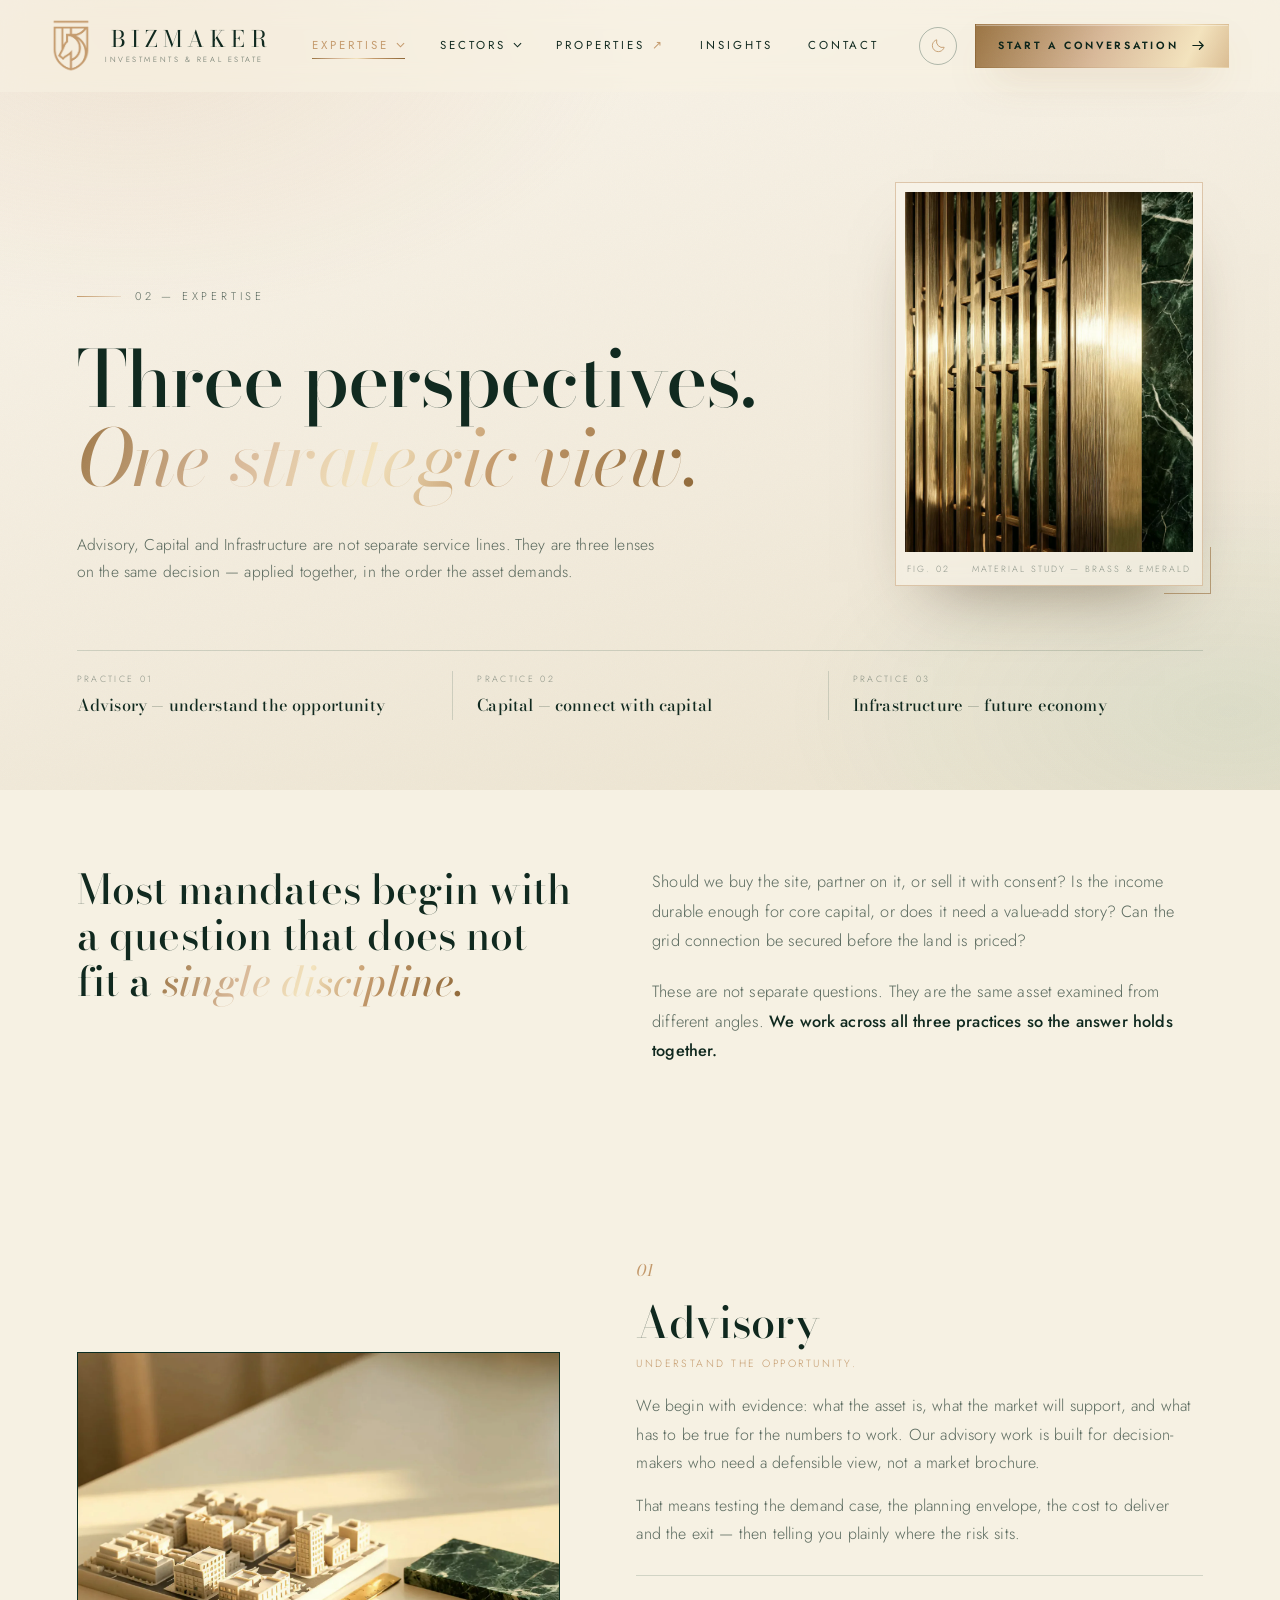
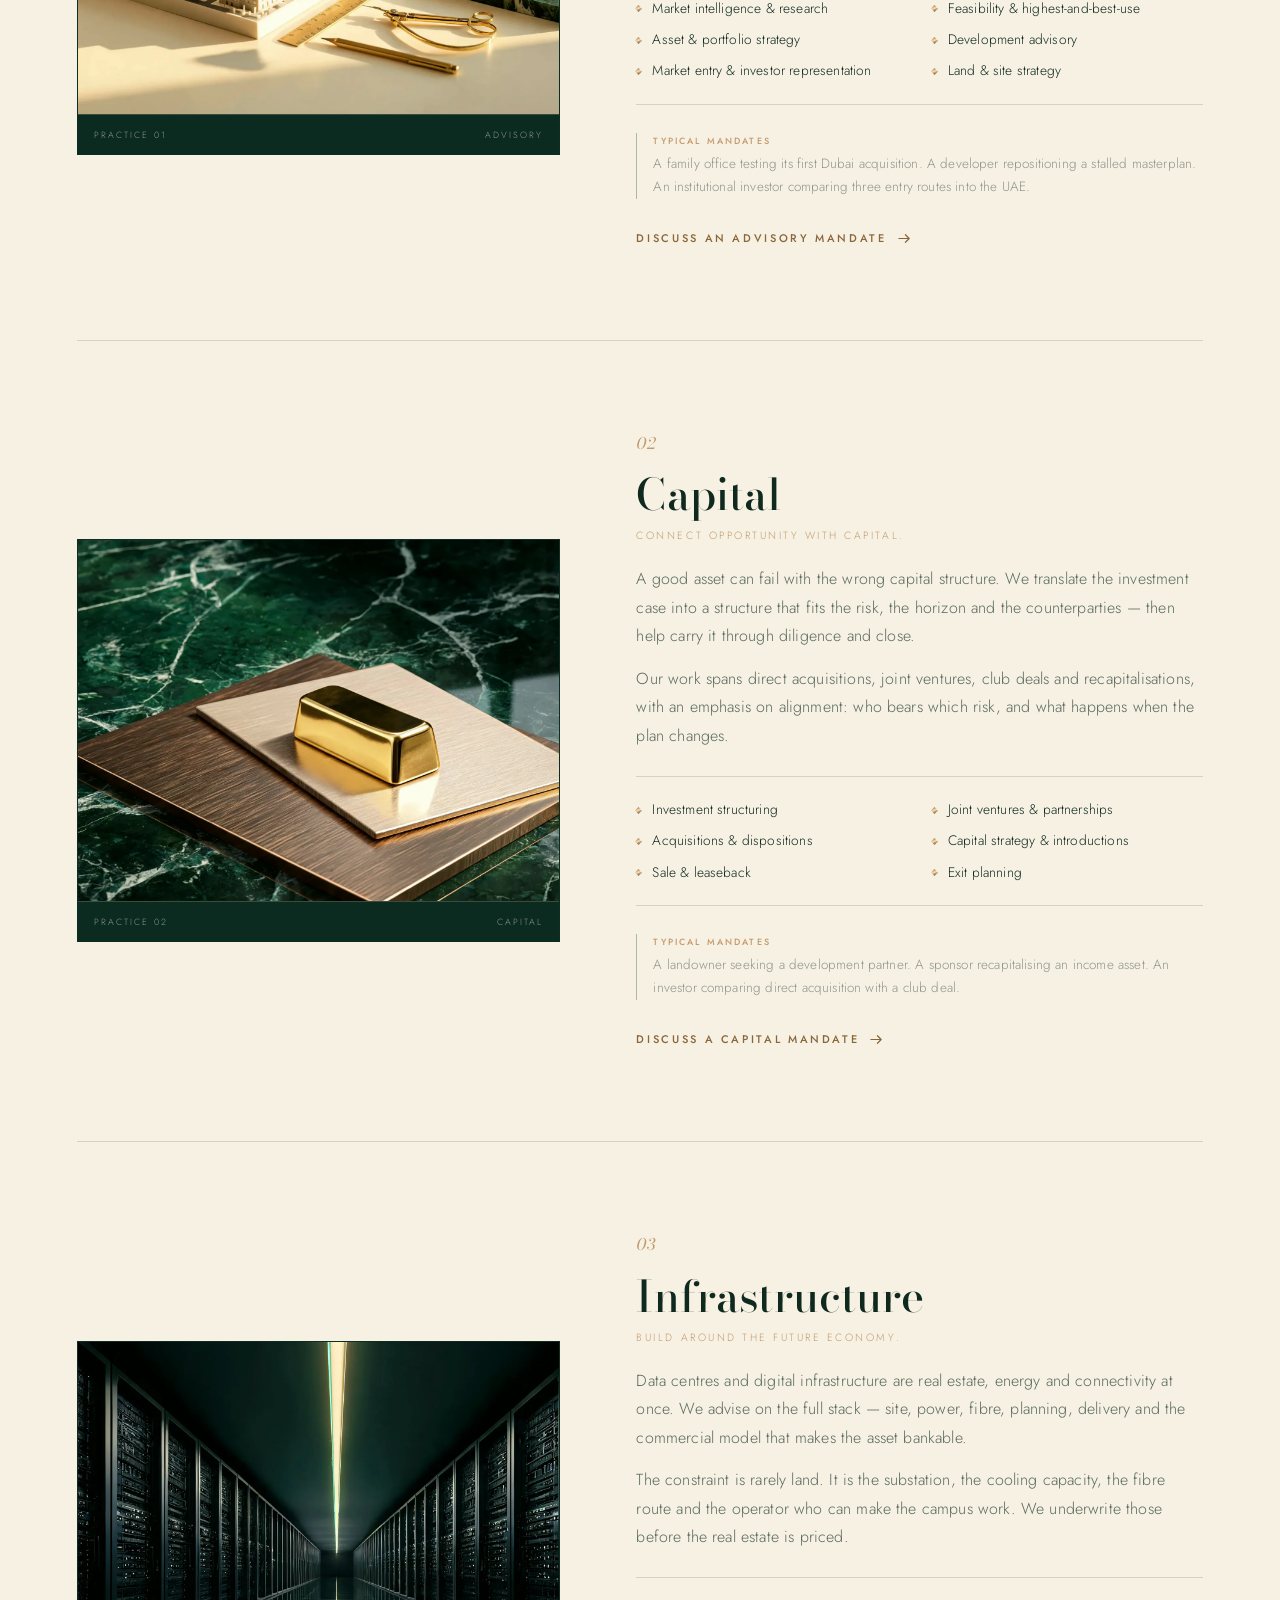
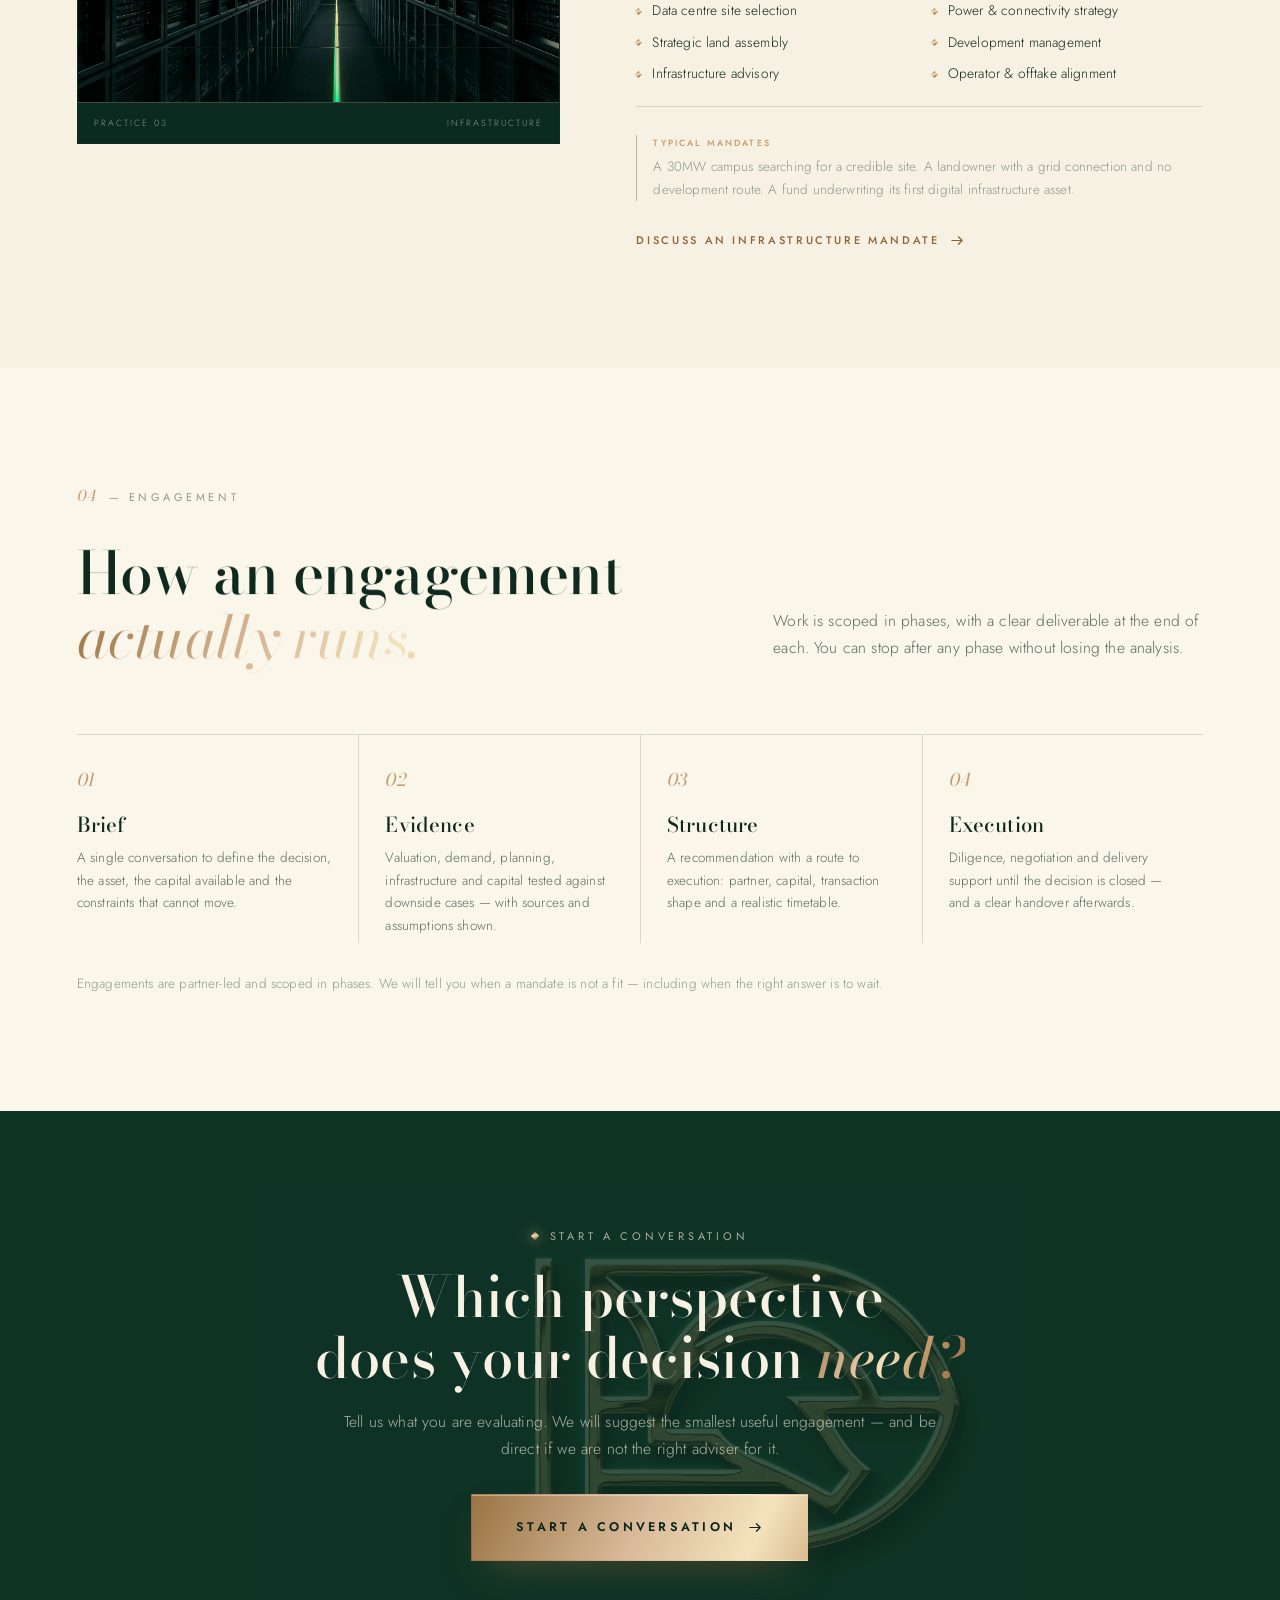
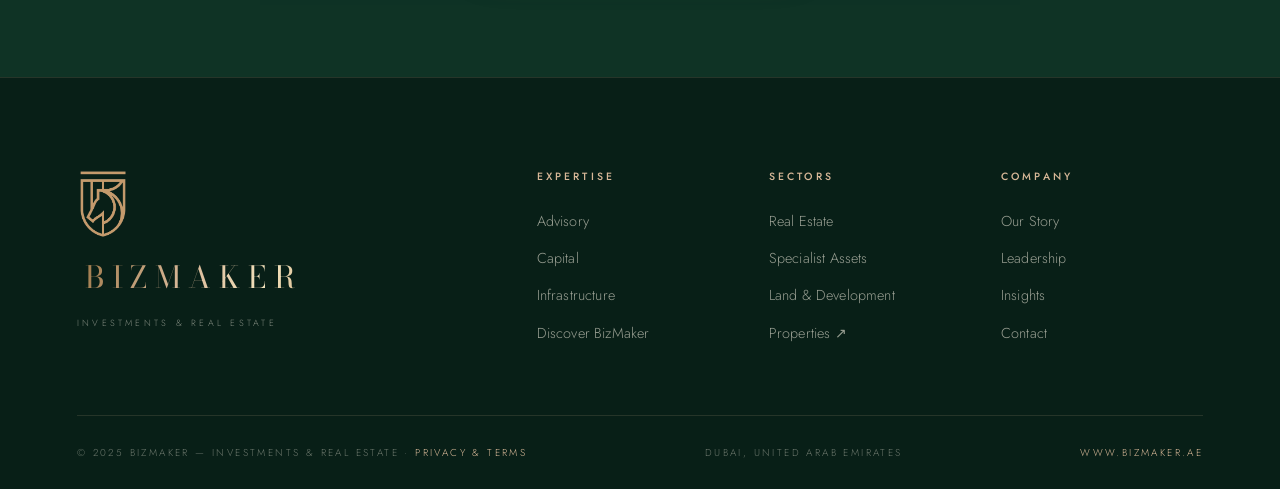
<file: expertise.html>
<!DOCTYPE html>
<html lang="en" data-theme="light" class="lux-lock">
<head>
<meta charset="UTF-8" />
<meta name="viewport" content="width=device-width, initial-scale=1.0" />
<title>Expertise — Advisory, Capital & Infrastructure | BizMaker</title>
<meta name="description" content="Three integrated practices: real-asset advisory, investment structuring and digital infrastructure. How BizMaker takes a mandate from question to decision." />
<link rel="canonical" href="https://www.bizmaker.ae/expertise.html" />
<meta property="og:type" content="website" />
<meta property="og:site_name" content="BizMaker — Investments &amp; Real Estate" />
<meta property="og:title" content="Expertise — Advisory, Capital & Infrastructure | BizMaker" />
<meta property="og:description" content="Three integrated practices: real-asset advisory, investment structuring and digital infrastructure. How BizMaker takes a mandate from question to decision." />
<meta property="og:url" content="https://www.bizmaker.ae/expertise.html" />
<meta property="og:image" content="https://www.bizmaker.ae/assets/hero-expertise.webp" />
<meta property="og:image:alt" content="BizMaker — real assets and strategic capital, Dubai" />
<meta name="twitter:card" content="summary_large_image" />
<meta name="twitter:title" content="Expertise — Advisory, Capital & Infrastructure | BizMaker" />
<meta name="twitter:description" content="Three integrated practices: real-asset advisory, investment structuring and digital infrastructure. How BizMaker takes a mandate from question to decision." />
<meta name="twitter:image" content="https://www.bizmaker.ae/assets/hero-expertise.webp" />
<meta name="theme-color" content="#173d30" />
<link rel="icon" type="image/png" href="assets/logo-shield-gold.png" />
<link rel="preconnect" href="https://fonts.googleapis.com" />
<link rel="preconnect" href="https://fonts.gstatic.com" crossorigin />
<link href="https://fonts.googleapis.com/css2?family=Bodoni+Moda:ital,opsz,wght@0,6..96,400;0,6..96,500;0,6..96,600;0,6..96,700;1,6..96,400;1,6..96,500&family=Jost:wght@300;400;500;600&display=swap" rel="stylesheet" />
<link rel="stylesheet" href="css/style.css?v=88" />
<link rel="stylesheet" href="css/pages.css?v=1" />
<script>try{var t=localStorage.getItem("bizmaker-theme");if(t)document.documentElement.setAttribute("data-theme",t)}catch(e){}</script>
<script type="application/ld+json">
{"@context":"https://schema.org","@type":"ProfessionalService","name":"BizMaker Investments and Real Estate","url":"https://www.bizmaker.ae/","email":"hello@bizmaker.ae","logo":"https://www.bizmaker.ae/assets/logo-shield-gold.png","description":"Dubai-based real-assets and strategic-capital advisory covering real estate, investment structuring and digital infrastructure.","address":{"@type":"PostalAddress","addressLocality":"Dubai","addressCountry":"AE"},"areaServed":["United Arab Emirates","Middle East","Global"]}
</script>
</head>
<body>

<a class="skip-link" href="#main">Skip to content</a>
<!-- ══════════ SCROLL PROGRESS ══════════ -->
<div class="scroll-progress" id="scrollProgress"></div>
<!-- ══════════ SHARED SHIELD CLIP ══════════ -->
<svg width="0" height="0" class="svg-defs" aria-hidden="true" focusable="false">
  <defs>
    <clipPath id="shieldClip" clipPathUnits="objectBoundingBox">
      <path d="M0,0 H1 V0.78 C1,0.95 0.62,1 0.5,1 C0.38,1,0,0.95,0,0.78 Z" />
    </clipPath>
  </defs>
</svg>
<!-- ══════════ HEADER ══════════ -->
<header class="header" id="siteHeader">
  <div class="header__bar">
    <a href="index.html" class="brand" aria-label="BizMaker — home">
      <span class="brand__crest"><img src="assets/logo-shield-gold.png" alt="BizMaker crest" /></span>
      <span class="brand__text">
        <span class="brand__word">BIZMAKER</span>
        <span class="brand__tag">INVESTMENTS &amp; REAL ESTATE</span>
      </span>
    </a>

    <nav class="nav" aria-label="Primary">
      <ul class="nav__list">
        <li class="nav__item has-mega" data-menu="expertise">
          <button class="nav__link" type="button" aria-expanded="false" aria-controls="mega-expertise" aria-current="page">EXPERTISE
            <svg class="nav__caret" viewBox="0 0 10 6" aria-hidden="true"><path d="M1 1l4 4 4-4" fill="none" stroke="currentColor" stroke-width="1.2"/></svg>
          </button>
        </li>
        <li class="nav__item has-mega" data-menu="sectors">
          <button class="nav__link" type="button" aria-expanded="false" aria-controls="mega-sectors">SECTORS
            <svg class="nav__caret" viewBox="0 0 10 6" aria-hidden="true"><path d="M1 1l4 4 4-4" fill="none" stroke="currentColor" stroke-width="1.2"/></svg>
          </button>
        </li>
        <li class="nav__item"><a class="nav__link" href="properties.html">PROPERTIES<span class="nav__arrow" aria-hidden="true">↗</span></a></li>
        <li class="nav__item"><a class="nav__link" href="insights.html">INSIGHTS</a></li>
        <li class="nav__item"><a class="nav__link" href="contact.html">CONTACT</a></li>
      </ul>
    </nav>

    <div class="header__actions">
      <button class="theme-toggle" id="themeToggle" aria-label="Toggle light and dark theme" type="button">
        <svg class="theme-toggle__sun" viewBox="0 0 24 24" aria-hidden="true"><circle cx="12" cy="12" r="4.2" fill="none" stroke="currentColor" stroke-width="1.3"/><path d="M12 2.5v2.4M12 19.1v2.4M2.5 12h2.4M19.1 12h2.4M5.3 5.3l1.7 1.7M17 17l1.7 1.7M18.7 5.3L17 7M7 17l-1.7 1.7" stroke="currentColor" stroke-width="1.3" stroke-linecap="round"/></svg>
        <svg class="theme-toggle__moon" viewBox="0 0 24 24" aria-hidden="true"><path d="M20 14.5A8.5 8.5 0 0 1 9.5 4a8.5 8.5 0 1 0 10.5 10.5z" fill="none" stroke="currentColor" stroke-width="1.3" stroke-linejoin="round"/></svg>
      </button>
      <a href="contact.html" class="btn btn--gold btn--sm header__cta">
        <span>START A CONVERSATION</span>
        <svg viewBox="0 0 16 16" aria-hidden="true"><path d="M2 8h11M9 4l4 4-4 4" fill="none" stroke="currentColor" stroke-width="1.3" stroke-linecap="round" stroke-linejoin="round"/></svg>
      </a>
      <button class="burger" id="burger" aria-label="Open menu" aria-expanded="false" aria-controls="drawer" type="button"><span></span><span></span><span></span></button>
    </div>
  </div>

  <!-- MEGA: EXPERTISE -->
  <div class="mega" id="mega-expertise">
    <div class="mega__inner">
      <div class="mega__lead">
        <p class="mega__eyebrow">EXPERTISE</p>
        <h3 class="mega__title">Three perspectives.<br/><em>One strategic view.</em></h3>
        <a href="expertise.html" class="link-arrow mega__all">Explore our expertise
          <svg viewBox="0 0 16 16" aria-hidden="true"><path d="M2 8h11M9 4l4 4-4 4" fill="none" stroke="currentColor" stroke-width="1.3" stroke-linecap="round" stroke-linejoin="round"/></svg>
        </a>
      </div>
      <div class="mega__cols">
        <a class="mega-col" href="expertise.html#advisory">
          <span class="mega-col__index">01</span>
          <span class="mega-col__name">Advisory</span>
          <span class="mega-col__desc">Real estate &amp; investment advisory. Market intelligence, feasibility, asset &amp; portfolio strategy, market entry.</span>
          <span class="mega-col__items">Development Advisory<i></i>Investor Representation<i></i>Land &amp; Site Strategy</span>
        </a>
        <a class="mega-col" href="expertise.html#capital">
          <span class="mega-col__index">02</span>
          <span class="mega-col__name">Capital</span>
          <span class="mega-col__desc">Connecting opportunity with capital. Investment structuring, partnerships, acquisitions &amp; dispositions.</span>
          <span class="mega-col__items">Investment Structuring<i></i>Joint Ventures<i></i>Acquisitions &amp; Dispositions</span>
        </a>
        <a class="mega-col" href="expertise.html#infrastructure">
          <span class="mega-col__index">03</span>
          <span class="mega-col__name">Infrastructure</span>
          <span class="mega-col__desc">Data centres and strategic development — land, power, connectivity and the infrastructure of the future economy.</span>
          <span class="mega-col__items">Data Centres<i></i>Strategic Development<i></i>Infrastructure Advisory</span>
        </a>
        <div class="mega-col mega-col--quiet">
          <span class="mega-col__eyebrow">DISCOVER BIZMAKER</span>
          <a href="about.html"><span class="mega-col__row">Our Story</span></a>
          <a href="about.html#leadership"><span class="mega-col__row">Leadership</span></a>
          <a href="contact.html"><span class="mega-col__row">Connect</span></a>
        </div>
      </div>
    </div>
  </div>

  <!-- MEGA: SECTORS -->
  <div class="mega" id="mega-sectors">
    <div class="mega__inner">
      <div class="mega__lead">
        <p class="mega__eyebrow">SECTORS</p>
        <h3 class="mega__title">Real assets<br/><em>across markets.</em></h3>
        <a href="sectors.html" class="link-arrow mega__all">View all sectors
          <svg viewBox="0 0 16 16" aria-hidden="true"><path d="M2 8h11M9 4l4 4-4 4" fill="none" stroke="currentColor" stroke-width="1.3" stroke-linecap="round" stroke-linejoin="round"/></svg>
        </a>
      </div>
      <div class="mega__cols">
        <div class="mega-col mega-col--group">
          <span class="mega-col__eyebrow">REAL ESTATE</span>
          <a href="sectors.html#commercial"><span class="mega-col__row">Commercial</span></a>
          <a href="sectors.html#retail"><span class="mega-col__row">Retail</span></a>
          <a href="sectors.html#residential"><span class="mega-col__row">Residential</span></a>
          <a href="sectors.html#industrial"><span class="mega-col__row">Industrial &amp; Logistics</span></a>
          <a href="sectors.html#land"><span class="mega-col__row">Land &amp; Development</span></a>
        </div>
        <div class="mega-col mega-col--group">
          <span class="mega-col__eyebrow">SPECIALIST ASSETS</span>
          <a href="sectors.html#hospitality"><span class="mega-col__row">Hospitality &amp; Hotels</span></a>
          <a href="sectors.html#healthcare"><span class="mega-col__row">Healthcare</span></a>
          <a href="sectors.html#education"><span class="mega-col__row">Education</span></a>
          <a href="sectors.html#life-sciences"><span class="mega-col__row">Life Sciences</span></a>
          <a href="sectors.html#leisure"><span class="mega-col__row">Leisure &amp; Entertainment</span></a>
        </div>
        <div class="mega-col mega-col--feature">
          <div class="mega-col__featureimg" data-parallax-scale><img src="assets/img-sector-land.jpg" alt="Aerial view of development land in Dubai" loading="lazy" /></div>
          <span class="mega-col__name">Selected Opportunities</span>
          <span class="mega-col__desc">A curated view of real assets currently available through the BizMaker platform.</span>
          <a href="properties.html" class="link-arrow">View properties <svg viewBox="0 0 16 16" aria-hidden="true"><path d="M2 8h11M9 4l4 4-4 4" fill="none" stroke="currentColor" stroke-width="1.3" stroke-linecap="round" stroke-linejoin="round"/></svg></a>
        </div>
      </div>
    </div>
  </div>
</header>

<!-- MOBILE DRAWER -->
<div class="drawer" id="drawer" aria-hidden="true">
  <div class="drawer__inner">
    <a href="expertise.html" class="drawer__link"><span>EXPERTISE</span><em>01</em></a>
    <a href="sectors.html" class="drawer__link"><span>SECTORS</span><em>02</em></a>
    <a href="properties.html" class="drawer__link"><span>PROPERTIES</span><em>03</em></a>
    <a href="insights.html" class="drawer__link"><span>INSIGHTS</span><em>04</em></a>
    <a href="contact.html" class="drawer__link"><span>CONTACT</span><em>05</em></a>
    <a href="contact.html" class="btn btn--gold drawer__cta">START A CONVERSATION</a>
  </div>
</div>

<main id="main">

<!-- ══════════ PAGE HERO ══════════ -->
<section class="page-hero">
  <div class="page-hero__bg" aria-hidden="true"></div>
  <div class="container page-hero__inner">
    <div class="page-hero__copy">
      <p class="page-hero__eyebrow" data-reveal><i></i>02 — EXPERTISE</p>
      <h1 class="page-hero__title" data-reveal>Three perspectives.<br/><em>One strategic view.</em></h1>
      <p class="page-hero__lead" data-reveal>Advisory, Capital and Infrastructure are not separate service lines. They are three lenses on the same decision — applied together, in the order the asset demands.</p>
      
    </div>
      <div class="page-hero__aside">
        <figure class="page-plate">
          <img src="assets/hero-expertise.webp" alt="Champagne-gold brass screen set against deep green marble" loading="eager" decoding="async" />
          <figcaption><span>FIG. 02</span><span>MATERIAL STUDY — BRASS &amp; EMERALD</span></figcaption>
        </figure>
      </div>
  </div>
  <div class="container page-hero__meta" data-reveal>
    <div><span>PRACTICE 01</span><strong>Advisory — understand the opportunity</strong></div>
    <div><span>PRACTICE 02</span><strong>Capital — connect with capital</strong></div>
    <div><span>PRACTICE 03</span><strong>Infrastructure — future economy</strong></div>
  </div>
</section>

<!-- INTRO -->
<section class="page-section page-section--tight">
  <div class="container">
    <div class="statement-grid">
      <h2 class="statement-grid__title" data-reveal>Most mandates begin with a question that does not fit a <em>single discipline.</em></h2>
      <div class="statement-grid__copy" data-reveal>
        <p>Should we buy the site, partner on it, or sell it with consent? Is the income durable enough for core capital, or does it need a value-add story? Can the grid connection be secured before the land is priced?</p>
        <p>These are not separate questions. They are the same asset examined from different angles. <strong>We work across all three practices so the answer holds together.</strong></p>
      </div>
    </div>
  </div>
</section>

<!-- PRACTICES -->
<section class="page-section">
  <div class="container">

    <article class="practice" id="advisory">
      <figure class="practice__media" data-reveal>
        <img src="assets/practice-advisory.webp" alt="Architectural scale model with brass drafting tools on a cream desk" loading="lazy" />
        <figcaption><span>PRACTICE 01</span><span>ADVISORY</span></figcaption>
      </figure>
      <div class="practice__body" data-reveal>
        <span class="practice__index">01</span>
        <h2 class="practice__title">Advisory</h2>
        <p class="practice__kicker">Understand the opportunity.</p>
        <p class="practice__copy">We begin with evidence: what the asset is, what the market will support, and what has to be true for the numbers to work. Our advisory work is built for decision-makers who need a defensible view, not a market brochure.</p>
        <p class="practice__copy">That means testing the demand case, the planning envelope, the cost to deliver and the exit — then telling you plainly where the risk sits.</p>
        <ul class="capability-list">
          <li>Market intelligence &amp; research</li>
          <li>Feasibility &amp; highest-and-best-use</li>
          <li>Asset &amp; portfolio strategy</li>
          <li>Development advisory</li>
          <li>Market entry &amp; investor representation</li>
          <li>Land &amp; site strategy</li>
        </ul>
        <p class="practice__typical"><strong>Typical mandates</strong>A family office testing its first Dubai acquisition. A developer repositioning a stalled masterplan. An institutional investor comparing three entry routes into the UAE.</p>
        <p style="margin-top:24px"><a href="contact.html?interest=Advisory" class="link-arrow">Discuss an advisory mandate <svg viewBox="0 0 16 16" aria-hidden="true"><path d="M2 8h11M9 4l4 4-4 4" fill="none" stroke="currentColor" stroke-width="1.3" stroke-linecap="round" stroke-linejoin="round"/></svg></a></p>
      </div>
    </article>

    <article class="practice" id="capital">
      <figure class="practice__media" data-reveal>
        <img src="assets/practice-capital.webp" alt="Layered bronze and champagne-gold metal against deep green marble" loading="lazy" />
        <figcaption><span>PRACTICE 02</span><span>CAPITAL</span></figcaption>
      </figure>
      <div class="practice__body" data-reveal>
        <span class="practice__index">02</span>
        <h2 class="practice__title">Capital</h2>
        <p class="practice__kicker">Connect opportunity with capital.</p>
        <p class="practice__copy">A good asset can fail with the wrong capital structure. We translate the investment case into a structure that fits the risk, the horizon and the counterparties — then help carry it through diligence and close.</p>
        <p class="practice__copy">Our work spans direct acquisitions, joint ventures, club deals and recapitalisations, with an emphasis on alignment: who bears which risk, and what happens when the plan changes.</p>
        <ul class="capability-list">
          <li>Investment structuring</li>
          <li>Joint ventures &amp; partnerships</li>
          <li>Acquisitions &amp; dispositions</li>
          <li>Capital strategy &amp; introductions</li>
          <li>Sale &amp; leaseback</li>
          <li>Exit planning</li>
        </ul>
        <p class="practice__typical"><strong>Typical mandates</strong>A landowner seeking a development partner. A sponsor recapitalising an income asset. An investor comparing direct acquisition with a club deal.</p>
        <p style="margin-top:24px"><a href="contact.html?interest=Capital" class="link-arrow">Discuss a capital mandate <svg viewBox="0 0 16 16" aria-hidden="true"><path d="M2 8h11M9 4l4 4-4 4" fill="none" stroke="currentColor" stroke-width="1.3" stroke-linecap="round" stroke-linejoin="round"/></svg></a></p>
      </div>
    </article>

    <article class="practice" id="infrastructure">
      <figure class="practice__media" data-reveal>
        <img src="assets/practice-infrastructure.webp" alt="Symmetrical data hall aisle with emerald and gold lighting" loading="lazy" />
        <figcaption><span>PRACTICE 03</span><span>INFRASTRUCTURE</span></figcaption>
      </figure>
      <div class="practice__body" data-reveal>
        <span class="practice__index">03</span>
        <h2 class="practice__title">Infrastructure</h2>
        <p class="practice__kicker">Build around the future economy.</p>
        <p class="practice__copy">Data centres and digital infrastructure are real estate, energy and connectivity at once. We advise on the full stack — site, power, fibre, planning, delivery and the commercial model that makes the asset bankable.</p>
        <p class="practice__copy">The constraint is rarely land. It is the substation, the cooling capacity, the fibre route and the operator who can make the campus work. We underwrite those before the real estate is priced.</p>
        <ul class="capability-list">
          <li>Data centre site selection</li>
          <li>Power &amp; connectivity strategy</li>
          <li>Strategic land assembly</li>
          <li>Development management</li>
          <li>Infrastructure advisory</li>
          <li>Operator &amp; offtake alignment</li>
        </ul>
        <p class="practice__typical"><strong>Typical mandates</strong>A 30MW campus searching for a credible site. A landowner with a grid connection and no development route. A fund underwriting its first digital infrastructure asset.</p>
        <p style="margin-top:24px"><a href="contact.html?interest=Infrastructure" class="link-arrow">Discuss an infrastructure mandate <svg viewBox="0 0 16 16" aria-hidden="true"><path d="M2 8h11M9 4l4 4-4 4" fill="none" stroke="currentColor" stroke-width="1.3" stroke-linecap="round" stroke-linejoin="round"/></svg></a></p>
      </div>
    </article>

  </div>
</section>

<!-- ENGAGEMENT -->
<section class="page-section page-section--soft">
  <div class="container">
    <header class="section-head">
      <div>
        <p class="section-index" data-reveal><em>04</em> — ENGAGEMENT</p>
        <h2 class="section-title" data-reveal-lines>
          <span class="line"><span class="line__inner">How an engagement</span></span>
          <span class="line"><span class="line__inner"><em>actually runs.</em></span></span>
        </h2>
      </div>
      <p class="section-intro" data-reveal>Work is scoped in phases, with a clear deliverable at the end of each. You can stop after any phase without losing the analysis.</p>
    </header>

    <div class="steps" data-reveal>
      <div class="step">
        <span class="step__num">01</span>
        <h3>Brief</h3>
        <p>A single conversation to define the decision, the asset, the capital available and the constraints that cannot move.</p>
        <span class="step__line" aria-hidden="true"></span>
      </div>
      <div class="step">
        <span class="step__num">02</span>
        <h3>Evidence</h3>
        <p>Valuation, demand, planning, infrastructure and capital tested against downside cases — with sources and assumptions shown.</p>
        <span class="step__line" aria-hidden="true"></span>
      </div>
      <div class="step">
        <span class="step__num">03</span>
        <h3>Structure</h3>
        <p>A recommendation with a route to execution: partner, capital, transaction shape and a realistic timetable.</p>
        <span class="step__line" aria-hidden="true"></span>
      </div>
      <div class="step">
        <span class="step__num">04</span>
        <h3>Execution</h3>
        <p>Diligence, negotiation and delivery support until the decision is closed — and a clear handover afterwards.</p>
        <span class="step__line" aria-hidden="true"></span>
      </div>
    </div>

    <p class="team-note" data-reveal style="margin-top:30px">Engagements are partner-led and scoped in phases. We will tell you when a mandate is not a fit — including when the right answer is to wait.</p>
  </div>
</section>

<!-- ══════════ CTA BAND ══════════ -->
<section class="cta-band">
  <div class="cta-band__mark" aria-hidden="true"><img src="assets/emblem-3d-gold.png" alt="" loading="lazy" /></div>
  <div class="container cta-band__inner" data-reveal>
    <p class="eyebrow eyebrow--light cta-band__eyebrow"><span class="eyebrow__dot"></span> START A CONVERSATION</p>
    <h2 class="cta-band__title">Which perspective<br/>does your decision <em>need?</em></h2>
    <p class="cta-band__copy">Tell us what you are evaluating. We will suggest the smallest useful engagement — and be direct if we are not the right adviser for it.</p>
    <a href="contact.html" class="btn btn--gold btn--lg" data-reveal>
      <span>START A CONVERSATION</span>
      <svg viewBox="0 0 16 16" aria-hidden="true"><path d="M2 8h11M9 4l4 4-4 4" fill="none" stroke="currentColor" stroke-width="1.3" stroke-linecap="round" stroke-linejoin="round"/></svg>
    </a>
  </div>
</section>

</main>
<!-- ══════════ FOOTER ══════════ -->
<footer class="footer">
  <div class="container footer__inner">
    <div class="footer__brand">
      <img src="assets/logo-shield-gold.png" alt="BizMaker crest" class="footer__crest" />
      <span class="footer__word">BIZMAKER</span>
      <span class="footer__tag">INVESTMENTS &amp; REAL ESTATE</span>
    </div>
    <div class="footer__cols">
      <div class="footer__col">
        <h5>EXPERTISE</h5>
        <a href="expertise.html#advisory">Advisory</a>
        <a href="expertise.html#capital">Capital</a>
        <a href="expertise.html#infrastructure">Infrastructure</a>
        <a href="about.html">Discover BizMaker</a>
      </div>
      <div class="footer__col">
        <h5>SECTORS</h5>
        <a href="sectors.html#commercial">Real Estate</a>
        <a href="sectors.html#hospitality">Specialist Assets</a>
        <a href="sectors.html#land">Land &amp; Development</a>
        <a href="properties.html">Properties <span aria-hidden="true">↗</span></a>
      </div>
      <div class="footer__col">
        <h5>COMPANY</h5>
        <a href="about.html">Our Story</a>
        <a href="about.html#leadership">Leadership</a>
        <a href="insights.html">Insights</a>
        <a href="contact.html">Contact</a>
      </div>
    </div>
  </div>
  <div class="container footer__base">
    <span>© 2025 BIZMAKER — INVESTMENTS &amp; REAL ESTATE · <a href="legal.html">PRIVACY &amp; TERMS</a></span>
    <span>DUBAI, UNITED ARAB EMIRATES</span>
    <span class="footer__web">WWW.BIZMAKER.AE</span>
  </div>
</footer>

<div class="noise" aria-hidden="true"></div>
<script src="js/main.js?v=7" defer></script>
</body>
</html>
</file>
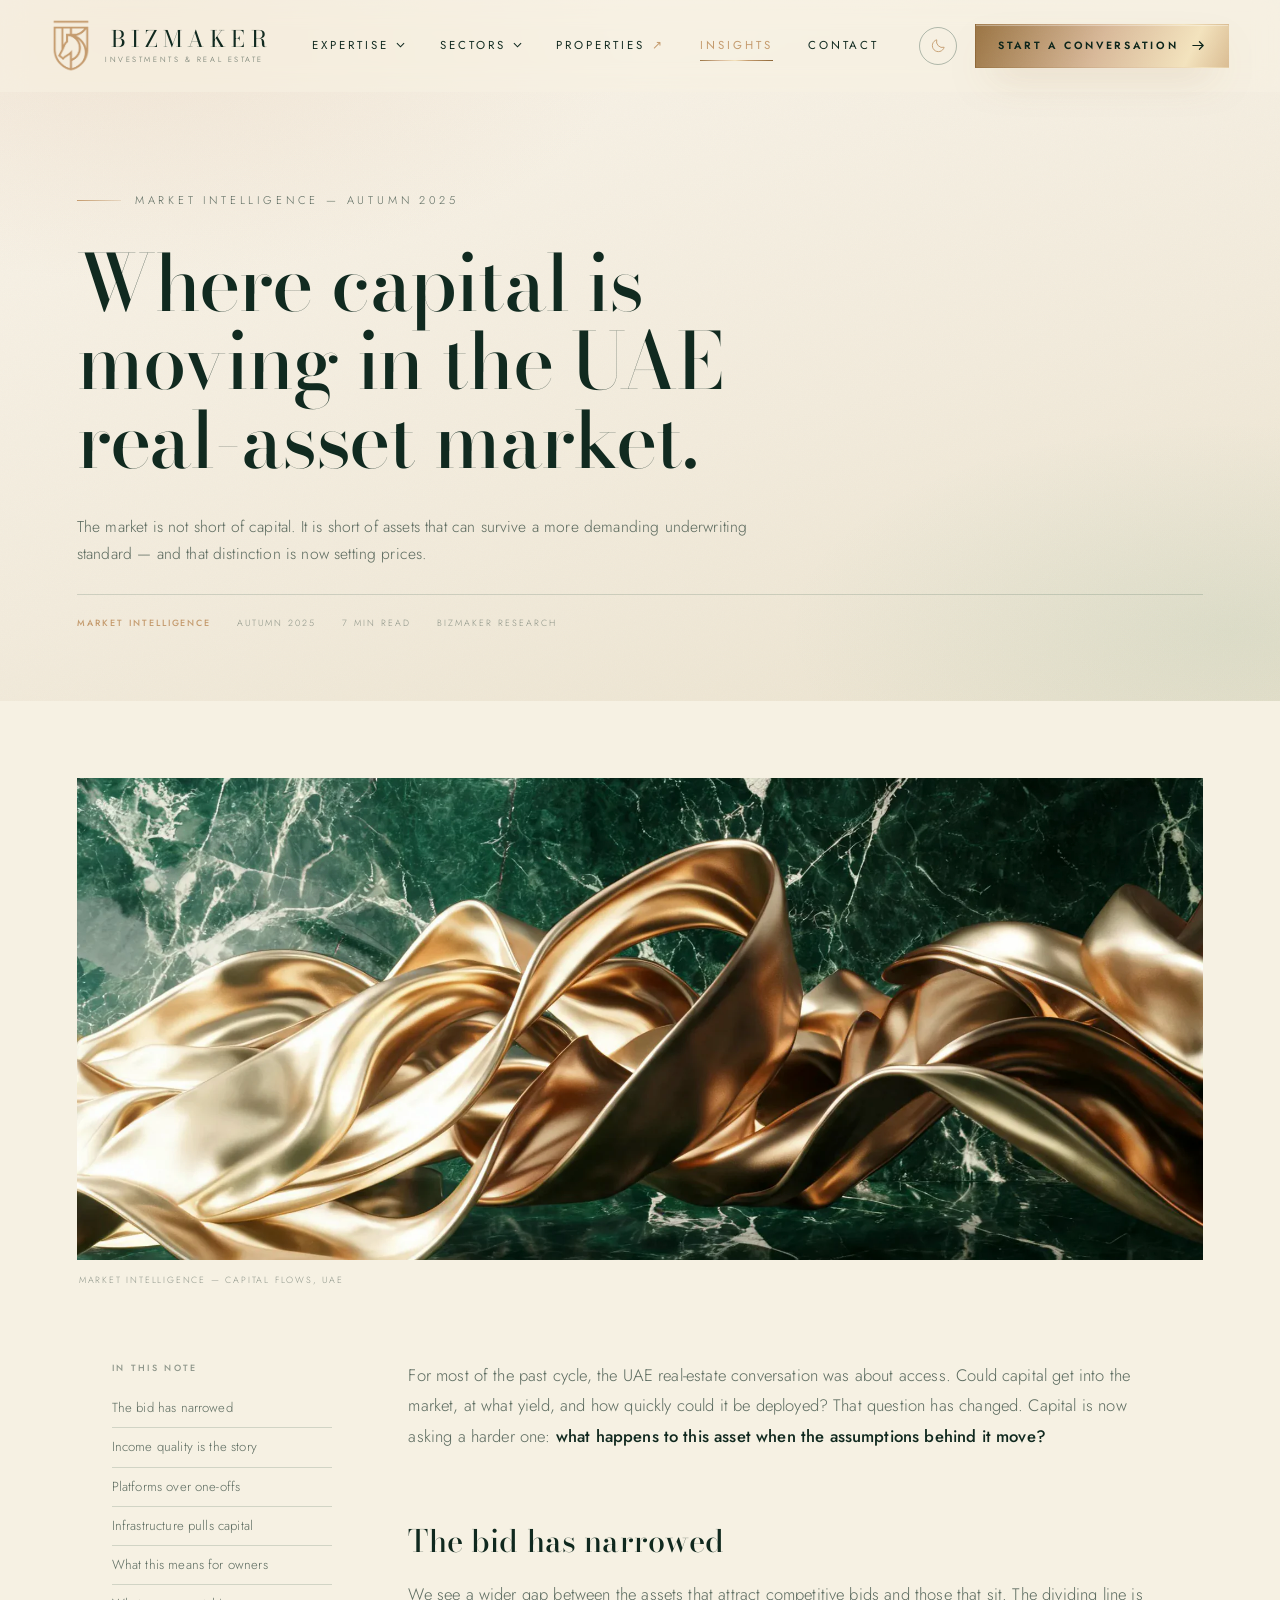
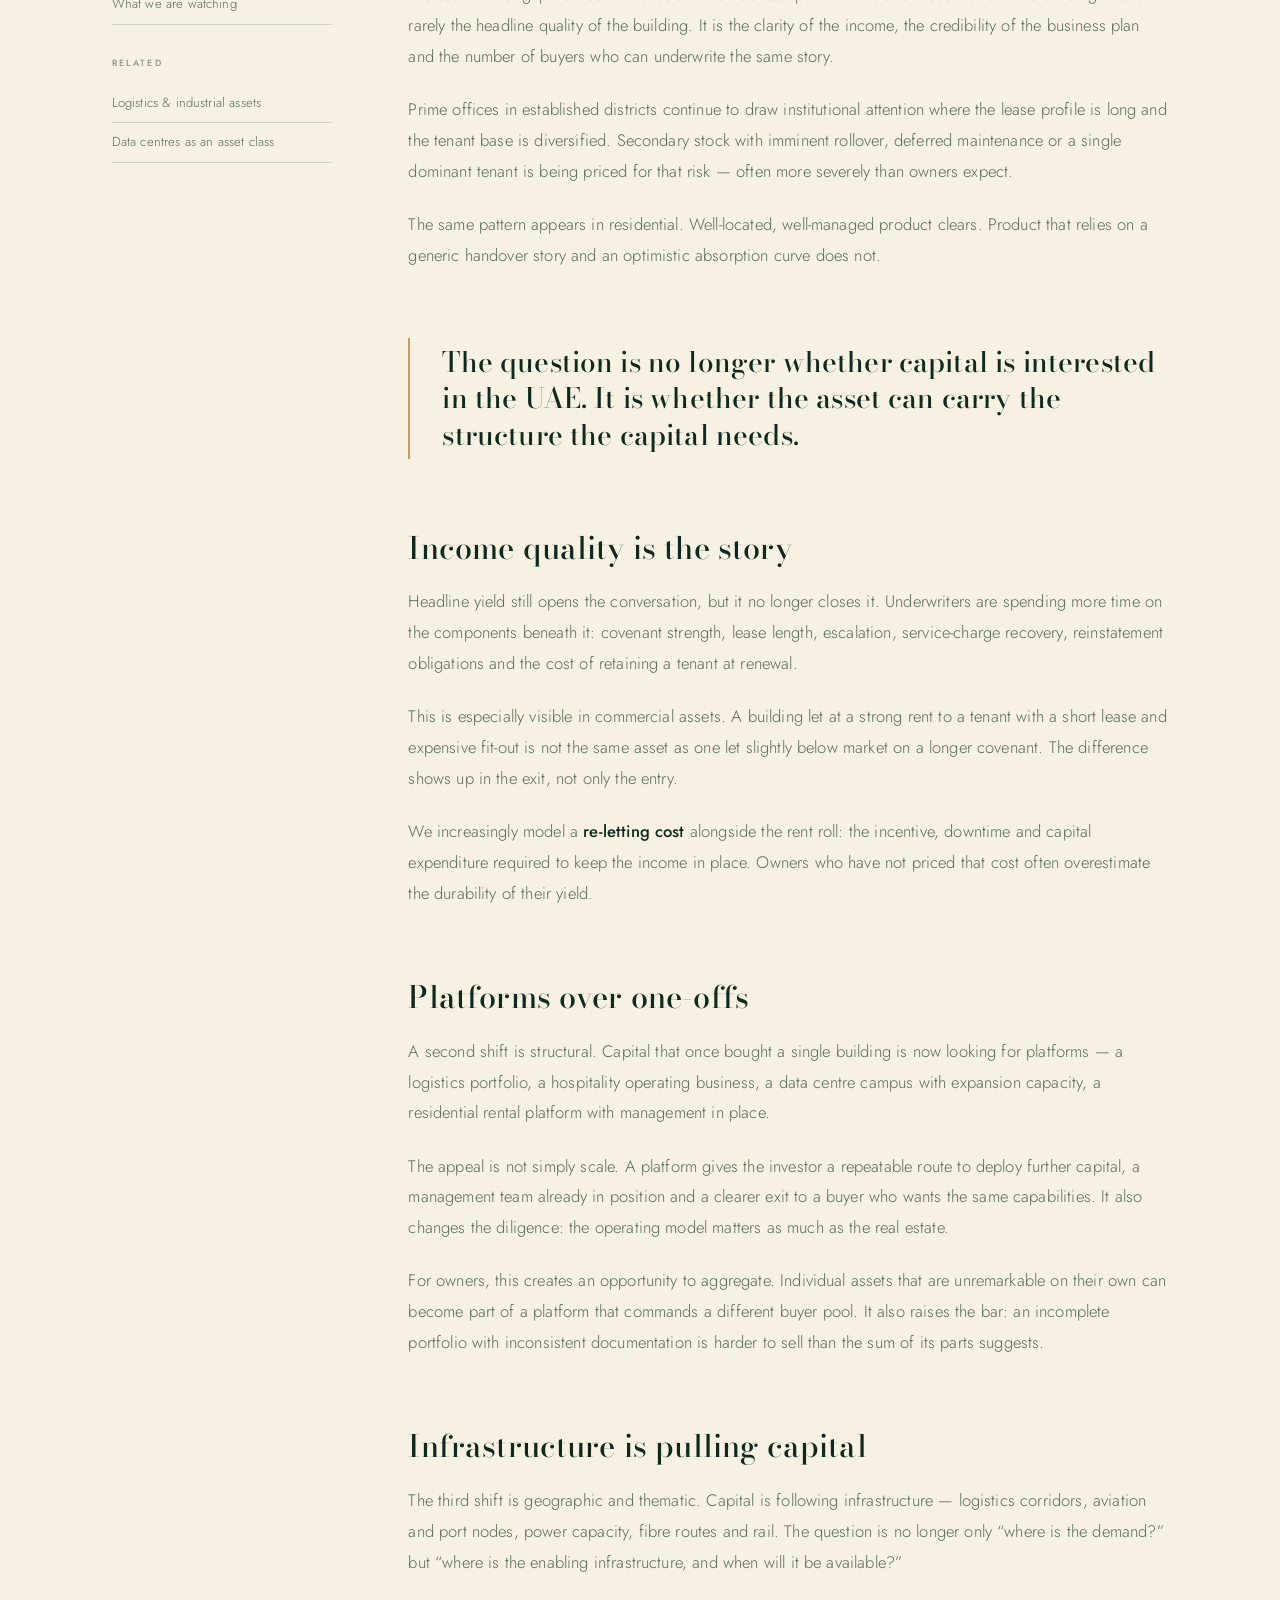
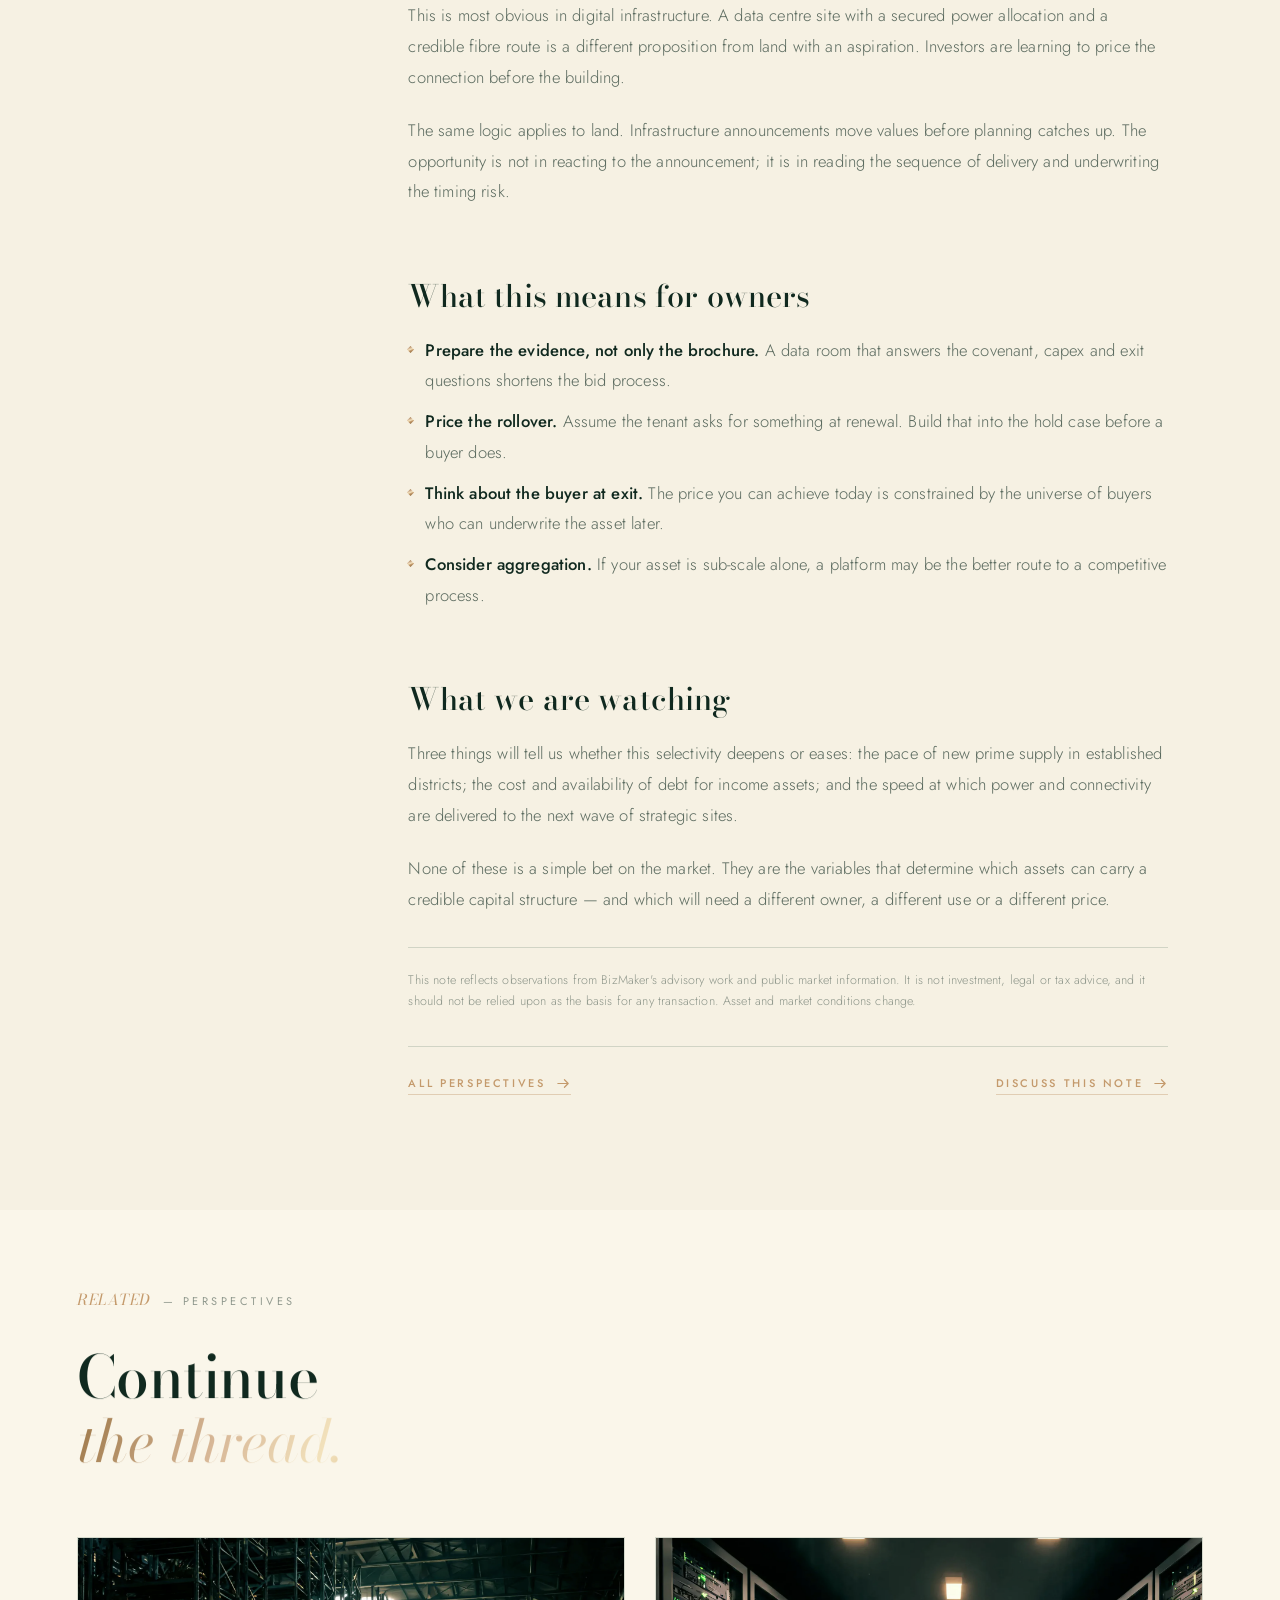
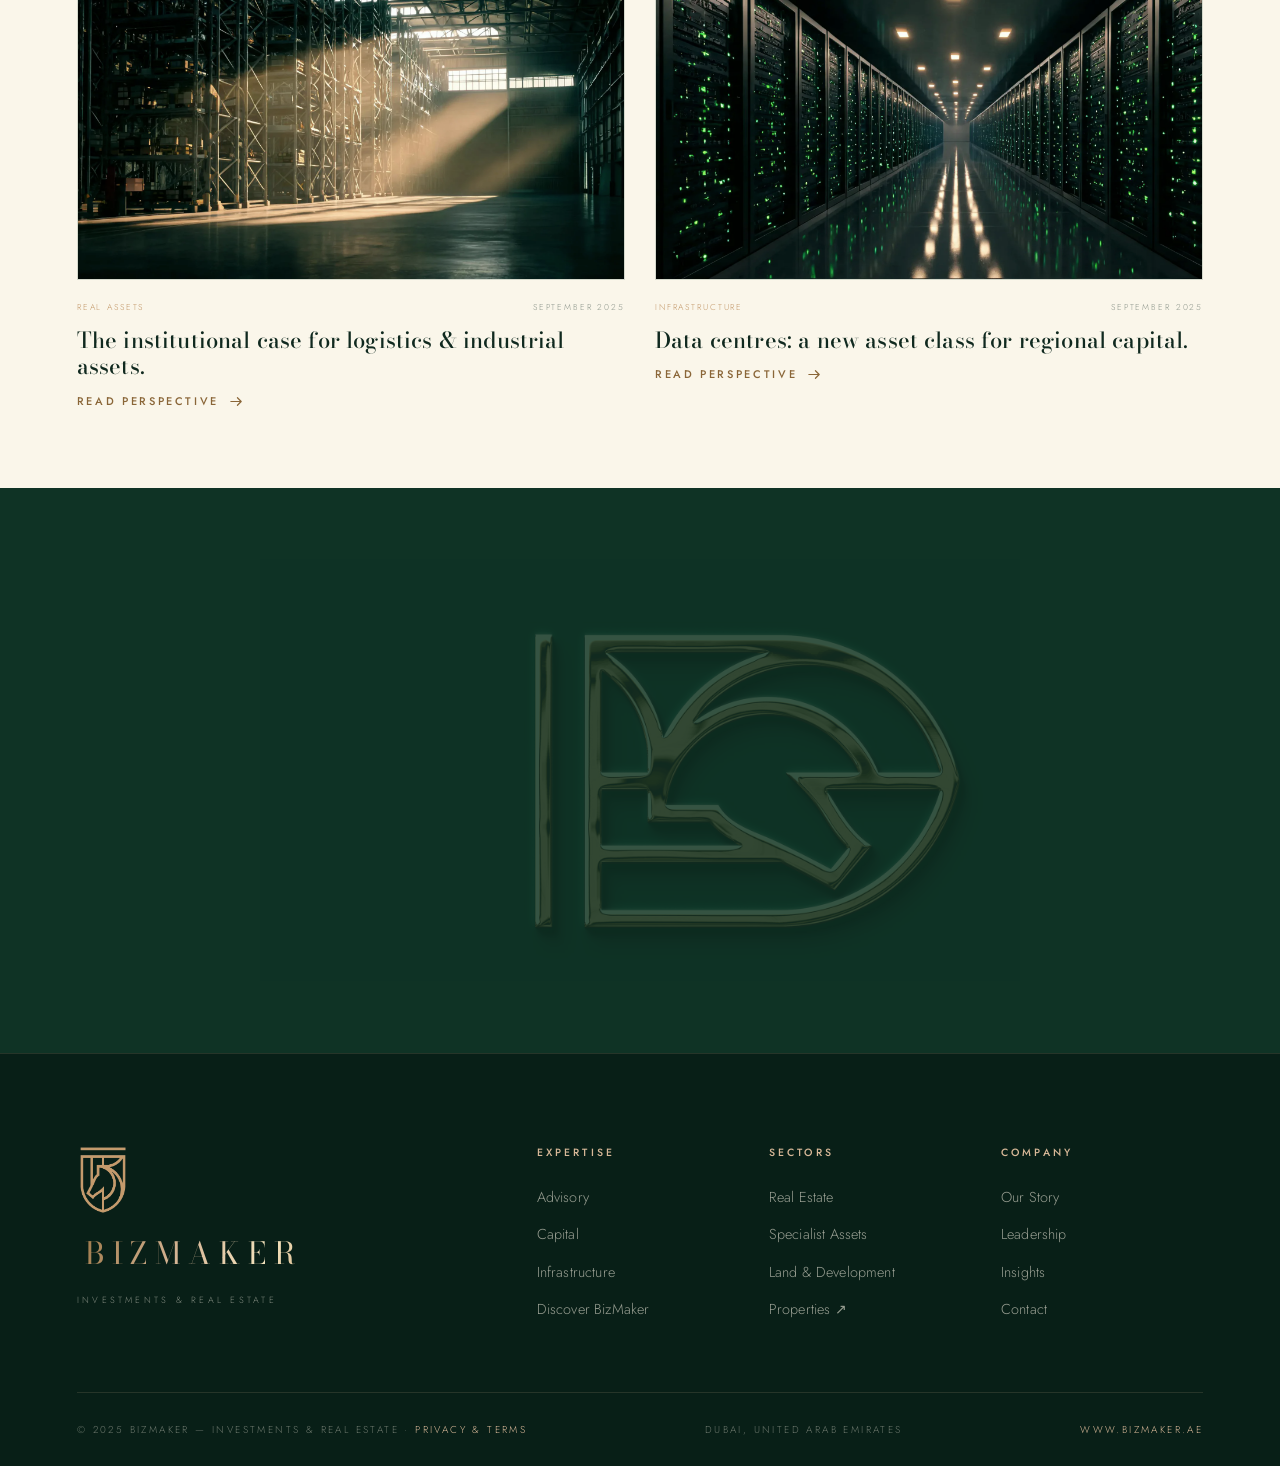
<file: insight-capital-2026.html>
<!DOCTYPE html>
<html lang="en" data-theme="light" class="lux-lock">
<head>
<meta charset="UTF-8" />
<meta name="viewport" content="width=device-width, initial-scale=1.0" />
<title>Where capital is moving in the UAE real-asset market. | BizMaker</title>
<meta name="description" content="Capital in the UAE has become more selective, not less abundant. Three shifts reshaping real-asset pricing, structures and buyer pools." />
<link rel="canonical" href="https://www.bizmaker.ae/insight-capital-2026.html" />
<meta property="og:type" content="article" />
<meta property="og:site_name" content="BizMaker — Investments &amp; Real Estate" />
<meta property="og:title" content="Where capital is moving in the UAE real-asset market. | BizMaker" />
<meta property="og:description" content="Capital in the UAE has become more selective, not less abundant. Three shifts reshaping real-asset pricing, structures and buyer pools." />
<meta property="og:url" content="https://www.bizmaker.ae/insight-capital-2026.html" />
<meta property="og:image" content="https://www.bizmaker.ae/assets/insight-capital.webp" />
<meta property="og:image:alt" content="BizMaker — real assets and strategic capital, Dubai" />
<meta name="twitter:card" content="summary_large_image" />
<meta name="twitter:title" content="Where capital is moving in the UAE real-asset market. | BizMaker" />
<meta name="twitter:description" content="Capital in the UAE has become more selective, not less abundant. Three shifts reshaping real-asset pricing, structures and buyer pools." />
<meta name="twitter:image" content="https://www.bizmaker.ae/assets/insight-capital.webp" />
<meta name="theme-color" content="#173d30" />
<link rel="icon" type="image/png" href="assets/logo-shield-gold.png" />
<link rel="preconnect" href="https://fonts.googleapis.com" />
<link rel="preconnect" href="https://fonts.gstatic.com" crossorigin />
<link href="https://fonts.googleapis.com/css2?family=Bodoni+Moda:ital,opsz,wght@0,6..96,400;0,6..96,500;0,6..96,600;0,6..96,700;1,6..96,400;1,6..96,500&family=Jost:wght@300;400;500;600&display=swap" rel="stylesheet" />
<link rel="stylesheet" href="css/style.css?v=88" />
<link rel="stylesheet" href="css/pages.css?v=1" />
<script>try{var t=localStorage.getItem("bizmaker-theme");if(t)document.documentElement.setAttribute("data-theme",t)}catch(e){}</script>
<script type="application/ld+json">
{"@context":"https://schema.org","@type":"ProfessionalService","name":"BizMaker Investments and Real Estate","url":"https://www.bizmaker.ae/","email":"hello@bizmaker.ae","logo":"https://www.bizmaker.ae/assets/logo-shield-gold.png","description":"Dubai-based real-assets and strategic-capital advisory covering real estate, investment structuring and digital infrastructure.","address":{"@type":"PostalAddress","addressLocality":"Dubai","addressCountry":"AE"},"areaServed":["United Arab Emirates","Middle East","Global"]}
</script>
</head>
<body>

<a class="skip-link" href="#main">Skip to content</a>
<!-- ══════════ SCROLL PROGRESS ══════════ -->
<div class="scroll-progress" id="scrollProgress"></div>
<!-- ══════════ SHARED SHIELD CLIP ══════════ -->
<svg width="0" height="0" class="svg-defs" aria-hidden="true" focusable="false">
  <defs>
    <clipPath id="shieldClip" clipPathUnits="objectBoundingBox">
      <path d="M0,0 H1 V0.78 C1,0.95 0.62,1 0.5,1 C0.38,1,0,0.95,0,0.78 Z" />
    </clipPath>
  </defs>
</svg>
<!-- ══════════ HEADER ══════════ -->
<header class="header" id="siteHeader">
  <div class="header__bar">
    <a href="index.html" class="brand" aria-label="BizMaker — home">
      <span class="brand__crest"><img src="assets/logo-shield-gold.png" alt="BizMaker crest" /></span>
      <span class="brand__text">
        <span class="brand__word">BIZMAKER</span>
        <span class="brand__tag">INVESTMENTS &amp; REAL ESTATE</span>
      </span>
    </a>

    <nav class="nav" aria-label="Primary">
      <ul class="nav__list">
        <li class="nav__item has-mega" data-menu="expertise">
          <button class="nav__link" type="button" aria-expanded="false" aria-controls="mega-expertise">EXPERTISE
            <svg class="nav__caret" viewBox="0 0 10 6" aria-hidden="true"><path d="M1 1l4 4 4-4" fill="none" stroke="currentColor" stroke-width="1.2"/></svg>
          </button>
        </li>
        <li class="nav__item has-mega" data-menu="sectors">
          <button class="nav__link" type="button" aria-expanded="false" aria-controls="mega-sectors">SECTORS
            <svg class="nav__caret" viewBox="0 0 10 6" aria-hidden="true"><path d="M1 1l4 4 4-4" fill="none" stroke="currentColor" stroke-width="1.2"/></svg>
          </button>
        </li>
        <li class="nav__item"><a class="nav__link" href="properties.html">PROPERTIES<span class="nav__arrow" aria-hidden="true">↗</span></a></li>
        <li class="nav__item"><a class="nav__link" href="insights.html" aria-current="page">INSIGHTS</a></li>
        <li class="nav__item"><a class="nav__link" href="contact.html">CONTACT</a></li>
      </ul>
    </nav>

    <div class="header__actions">
      <button class="theme-toggle" id="themeToggle" aria-label="Toggle light and dark theme" type="button">
        <svg class="theme-toggle__sun" viewBox="0 0 24 24" aria-hidden="true"><circle cx="12" cy="12" r="4.2" fill="none" stroke="currentColor" stroke-width="1.3"/><path d="M12 2.5v2.4M12 19.1v2.4M2.5 12h2.4M19.1 12h2.4M5.3 5.3l1.7 1.7M17 17l1.7 1.7M18.7 5.3L17 7M7 17l-1.7 1.7" stroke="currentColor" stroke-width="1.3" stroke-linecap="round"/></svg>
        <svg class="theme-toggle__moon" viewBox="0 0 24 24" aria-hidden="true"><path d="M20 14.5A8.5 8.5 0 0 1 9.5 4a8.5 8.5 0 1 0 10.5 10.5z" fill="none" stroke="currentColor" stroke-width="1.3" stroke-linejoin="round"/></svg>
      </button>
      <a href="contact.html" class="btn btn--gold btn--sm header__cta">
        <span>START A CONVERSATION</span>
        <svg viewBox="0 0 16 16" aria-hidden="true"><path d="M2 8h11M9 4l4 4-4 4" fill="none" stroke="currentColor" stroke-width="1.3" stroke-linecap="round" stroke-linejoin="round"/></svg>
      </a>
      <button class="burger" id="burger" aria-label="Open menu" aria-expanded="false" aria-controls="drawer" type="button"><span></span><span></span><span></span></button>
    </div>
  </div>

  <!-- MEGA: EXPERTISE -->
  <div class="mega" id="mega-expertise">
    <div class="mega__inner">
      <div class="mega__lead">
        <p class="mega__eyebrow">EXPERTISE</p>
        <h3 class="mega__title">Three perspectives.<br/><em>One strategic view.</em></h3>
        <a href="expertise.html" class="link-arrow mega__all">Explore our expertise
          <svg viewBox="0 0 16 16" aria-hidden="true"><path d="M2 8h11M9 4l4 4-4 4" fill="none" stroke="currentColor" stroke-width="1.3" stroke-linecap="round" stroke-linejoin="round"/></svg>
        </a>
      </div>
      <div class="mega__cols">
        <a class="mega-col" href="expertise.html#advisory">
          <span class="mega-col__index">01</span>
          <span class="mega-col__name">Advisory</span>
          <span class="mega-col__desc">Real estate &amp; investment advisory. Market intelligence, feasibility, asset &amp; portfolio strategy, market entry.</span>
          <span class="mega-col__items">Development Advisory<i></i>Investor Representation<i></i>Land &amp; Site Strategy</span>
        </a>
        <a class="mega-col" href="expertise.html#capital">
          <span class="mega-col__index">02</span>
          <span class="mega-col__name">Capital</span>
          <span class="mega-col__desc">Connecting opportunity with capital. Investment structuring, partnerships, acquisitions &amp; dispositions.</span>
          <span class="mega-col__items">Investment Structuring<i></i>Joint Ventures<i></i>Acquisitions &amp; Dispositions</span>
        </a>
        <a class="mega-col" href="expertise.html#infrastructure">
          <span class="mega-col__index">03</span>
          <span class="mega-col__name">Infrastructure</span>
          <span class="mega-col__desc">Data centres and strategic development — land, power, connectivity and the infrastructure of the future economy.</span>
          <span class="mega-col__items">Data Centres<i></i>Strategic Development<i></i>Infrastructure Advisory</span>
        </a>
        <div class="mega-col mega-col--quiet">
          <span class="mega-col__eyebrow">DISCOVER BIZMAKER</span>
          <a href="about.html"><span class="mega-col__row">Our Story</span></a>
          <a href="about.html#leadership"><span class="mega-col__row">Leadership</span></a>
          <a href="contact.html"><span class="mega-col__row">Connect</span></a>
        </div>
      </div>
    </div>
  </div>

  <!-- MEGA: SECTORS -->
  <div class="mega" id="mega-sectors">
    <div class="mega__inner">
      <div class="mega__lead">
        <p class="mega__eyebrow">SECTORS</p>
        <h3 class="mega__title">Real assets<br/><em>across markets.</em></h3>
        <a href="sectors.html" class="link-arrow mega__all">View all sectors
          <svg viewBox="0 0 16 16" aria-hidden="true"><path d="M2 8h11M9 4l4 4-4 4" fill="none" stroke="currentColor" stroke-width="1.3" stroke-linecap="round" stroke-linejoin="round"/></svg>
        </a>
      </div>
      <div class="mega__cols">
        <div class="mega-col mega-col--group">
          <span class="mega-col__eyebrow">REAL ESTATE</span>
          <a href="sectors.html#commercial"><span class="mega-col__row">Commercial</span></a>
          <a href="sectors.html#retail"><span class="mega-col__row">Retail</span></a>
          <a href="sectors.html#residential"><span class="mega-col__row">Residential</span></a>
          <a href="sectors.html#industrial"><span class="mega-col__row">Industrial &amp; Logistics</span></a>
          <a href="sectors.html#land"><span class="mega-col__row">Land &amp; Development</span></a>
        </div>
        <div class="mega-col mega-col--group">
          <span class="mega-col__eyebrow">SPECIALIST ASSETS</span>
          <a href="sectors.html#hospitality"><span class="mega-col__row">Hospitality &amp; Hotels</span></a>
          <a href="sectors.html#healthcare"><span class="mega-col__row">Healthcare</span></a>
          <a href="sectors.html#education"><span class="mega-col__row">Education</span></a>
          <a href="sectors.html#life-sciences"><span class="mega-col__row">Life Sciences</span></a>
          <a href="sectors.html#leisure"><span class="mega-col__row">Leisure &amp; Entertainment</span></a>
        </div>
        <div class="mega-col mega-col--feature">
          <div class="mega-col__featureimg" data-parallax-scale><img src="assets/img-sector-land.jpg" alt="Aerial view of development land in Dubai" loading="lazy" /></div>
          <span class="mega-col__name">Selected Opportunities</span>
          <span class="mega-col__desc">A curated view of real assets currently available through the BizMaker platform.</span>
          <a href="properties.html" class="link-arrow">View properties <svg viewBox="0 0 16 16" aria-hidden="true"><path d="M2 8h11M9 4l4 4-4 4" fill="none" stroke="currentColor" stroke-width="1.3" stroke-linecap="round" stroke-linejoin="round"/></svg></a>
        </div>
      </div>
    </div>
  </div>
</header>

<!-- MOBILE DRAWER -->
<div class="drawer" id="drawer" aria-hidden="true">
  <div class="drawer__inner">
    <a href="expertise.html" class="drawer__link"><span>EXPERTISE</span><em>01</em></a>
    <a href="sectors.html" class="drawer__link"><span>SECTORS</span><em>02</em></a>
    <a href="properties.html" class="drawer__link"><span>PROPERTIES</span><em>03</em></a>
    <a href="insights.html" class="drawer__link"><span>INSIGHTS</span><em>04</em></a>
    <a href="contact.html" class="drawer__link"><span>CONTACT</span><em>05</em></a>
    <a href="contact.html" class="btn btn--gold drawer__cta">START A CONVERSATION</a>
  </div>
</div>
<main id="main">

<!-- ══════════ PAGE HERO ══════════ -->
<section class="page-hero page-hero--wide">
  <div class="page-hero__bg" aria-hidden="true"></div>
  <div class="container page-hero__inner">
    <div class="page-hero__copy">
      <p class="page-hero__eyebrow" data-reveal><i></i>MARKET INTELLIGENCE — AUTUMN 2025</p>
      <h1 class="page-hero__title" data-reveal>Where capital is moving in the UAE real-asset market.</h1>
      <p class="page-hero__lead" data-reveal>The market is not short of capital. It is short of assets that can survive a more demanding underwriting standard — and that distinction is now setting prices.</p>
      
    </div>
  </div>
  <div class="container article-meta-row" data-reveal>
    <span><strong>MARKET INTELLIGENCE</strong></span>
    <span>AUTUMN 2025</span>
    <span>7 MIN READ</span>
    <span>BIZMAKER RESEARCH</span>
  </div>
</section>

<section class="page-section page-section--tight" style="padding-bottom:0">
  <div class="container">
    <figure class="article-figure" data-reveal>
      <img src="assets/insight-capital.webp" alt="Abstract champagne-gold ribbons flowing over deep green marble" loading="eager" decoding="async" />
      <figcaption>MARKET INTELLIGENCE — CAPITAL FLOWS, UAE</figcaption>
    </figure>
  </div>
</section>

<section class="page-section" style="padding-top:clamp(40px,5vw,60px)">
  <div class="container article-layout">

      <aside class="article-aside">
        <h2>In this note</h2>
        <a href="#narrowed">The bid has narrowed</a>
        <a href="#income">Income quality is the story</a>
        <a href="#platforms">Platforms over one-offs</a>
        <a href="#infrastructure">Infrastructure pulls capital</a>
        <a href="#owners">What this means for owners</a>
        <a href="#watching">What we are watching</a>
        <h2 style="margin-top:30px">Related</h2>
        <a href="insight-logistics.html">Logistics & industrial assets</a>
        <a href="insight-data-centres.html">Data centres as an asset class</a>
      </aside>
    <article class="article-body" data-reveal>

        <p>For most of the past cycle, the UAE real-estate conversation was about access. Could capital get into the market, at what yield, and how quickly could it be deployed? That question has changed. Capital is now asking a harder one: <strong>what happens to this asset when the assumptions behind it move?</strong></p>

        <h2 id="narrowed">The bid has narrowed</h2>
        <p>We see a wider gap between the assets that attract competitive bids and those that sit. The dividing line is rarely the headline quality of the building. It is the clarity of the income, the credibility of the business plan and the number of buyers who can underwrite the same story.</p>
        <p>Prime offices in established districts continue to draw institutional attention where the lease profile is long and the tenant base is diversified. Secondary stock with imminent rollover, deferred maintenance or a single dominant tenant is being priced for that risk — often more severely than owners expect.</p>
        <p>The same pattern appears in residential. Well-located, well-managed product clears. Product that relies on a generic handover story and an optimistic absorption curve does not.</p>

        <div class="pullquote">The question is no longer whether capital is interested in the UAE. It is whether the asset can carry the structure the capital needs.</div>

        <h2 id="income">Income quality is the story</h2>
        <p>Headline yield still opens the conversation, but it no longer closes it. Underwriters are spending more time on the components beneath it: covenant strength, lease length, escalation, service-charge recovery, reinstatement obligations and the cost of retaining a tenant at renewal.</p>
        <p>This is especially visible in commercial assets. A building let at a strong rent to a tenant with a short lease and expensive fit-out is not the same asset as one let slightly below market on a longer covenant. The difference shows up in the exit, not only the entry.</p>
        <p>We increasingly model a <strong>re-letting cost</strong> alongside the rent roll: the incentive, downtime and capital expenditure required to keep the income in place. Owners who have not priced that cost often overestimate the durability of their yield.</p>

        <h2 id="platforms">Platforms over one-offs</h2>
        <p>A second shift is structural. Capital that once bought a single building is now looking for platforms — a logistics portfolio, a hospitality operating business, a data centre campus with expansion capacity, a residential rental platform with management in place.</p>
        <p>The appeal is not simply scale. A platform gives the investor a repeatable route to deploy further capital, a management team already in position and a clearer exit to a buyer who wants the same capabilities. It also changes the diligence: the operating model matters as much as the real estate.</p>
        <p>For owners, this creates an opportunity to aggregate. Individual assets that are unremarkable on their own can become part of a platform that commands a different buyer pool. It also raises the bar: an incomplete portfolio with inconsistent documentation is harder to sell than the sum of its parts suggests.</p>

        <h2 id="infrastructure">Infrastructure is pulling capital</h2>
        <p>The third shift is geographic and thematic. Capital is following infrastructure — logistics corridors, aviation and port nodes, power capacity, fibre routes and rail. The question is no longer only “where is the demand?” but “where is the enabling infrastructure, and when will it be available?”</p>
        <p>This is most obvious in digital infrastructure. A data centre site with a secured power allocation and a credible fibre route is a different proposition from land with an aspiration. Investors are learning to price the connection before the building.</p>
        <p>The same logic applies to land. Infrastructure announcements move values before planning catches up. The opportunity is not in reacting to the announcement; it is in reading the sequence of delivery and underwriting the timing risk.</p>

        <h2 id="owners">What this means for owners</h2>
        <ul>
          <li><strong>Prepare the evidence, not only the brochure.</strong> A data room that answers the covenant, capex and exit questions shortens the bid process.</li>
          <li><strong>Price the rollover.</strong> Assume the tenant asks for something at renewal. Build that into the hold case before a buyer does.</li>
          <li><strong>Think about the buyer at exit.</strong> The price you can achieve today is constrained by the universe of buyers who can underwrite the asset later.</li>
          <li><strong>Consider aggregation.</strong> If your asset is sub-scale alone, a platform may be the better route to a competitive process.</li>
        </ul>

        <h2 id="watching">What we are watching</h2>
        <p>Three things will tell us whether this selectivity deepens or eases: the pace of new prime supply in established districts; the cost and availability of debt for income assets; and the speed at which power and connectivity are delivered to the next wave of strategic sites.</p>
        <p>None of these is a simple bet on the market. They are the variables that determine which assets can carry a credible capital structure — and which will need a different owner, a different use or a different price.</p>
      
      <p class="article-disclaimer">This note reflects observations from BizMaker's advisory work and public market information. It is not investment, legal or tax advice, and it should not be relied upon as the basis for any transaction. Asset and market conditions change.</p>
      <div class="article-footer">
        <a href="insights.html" class="link-arrow">All perspectives <svg viewBox="0 0 16 16" aria-hidden="true"><path d="M2 8h11M9 4l4 4-4 4" fill="none" stroke="currentColor" stroke-width="1.3" stroke-linecap="round" stroke-linejoin="round"/></svg></a>
        <a href="contact.html?interest=Insights" class="link-arrow">Discuss this note <svg viewBox="0 0 16 16" aria-hidden="true"><path d="M2 8h11M9 4l4 4-4 4" fill="none" stroke="currentColor" stroke-width="1.3" stroke-linecap="round" stroke-linejoin="round"/></svg></a>
      </div>
    </article>
  </div>
</section>

<section class="page-section page-section--soft page-section--tight">
  <div class="container">
    <header class="section-head">
      <div>
        <p class="section-index" data-reveal><em>RELATED</em> — PERSPECTIVES</p>
        <h2 class="section-title" data-reveal-lines>
          <span class="line"><span class="line__inner">Continue</span></span>
          <span class="line"><span class="line__inner"><em>the thread.</em></span></span>
        </h2>
      </div>
    </header>
    <div class="related-grid">

        <article class="insight-card" data-reveal>
          <a href="insight-logistics.html" class="insight-card__media" tabindex="-1" aria-hidden="true"><img src="assets/insight-logistics.webp" alt="High-spec distribution warehouse interior at dusk" loading="lazy" /></a>
          <div class="insight-card__meta"><span>REAL ASSETS</span><time>SEPTEMBER 2025</time></div>
          <h3><a href="insight-logistics.html">The institutional case for logistics &amp; industrial assets.</a></h3>
          <a href="insight-logistics.html" class="link-arrow">Read perspective <svg viewBox="0 0 16 16" aria-hidden="true"><path d="M2 8h11M9 4l4 4-4 4" fill="none" stroke="currentColor" stroke-width="1.3" stroke-linecap="round" stroke-linejoin="round"/></svg></a>
        </article>

        <article class="insight-card" data-reveal>
          <a href="insight-data-centres.html" class="insight-card__media" tabindex="-1" aria-hidden="true"><img src="assets/insight-data-centres.webp" alt="Data hall aisle with emerald indicator lights and gold reflections" loading="lazy" /></a>
          <div class="insight-card__meta"><span>INFRASTRUCTURE</span><time>SEPTEMBER 2025</time></div>
          <h3><a href="insight-data-centres.html">Data centres: a new asset class for regional capital.</a></h3>
          <a href="insight-data-centres.html" class="link-arrow">Read perspective <svg viewBox="0 0 16 16" aria-hidden="true"><path d="M2 8h11M9 4l4 4-4 4" fill="none" stroke="currentColor" stroke-width="1.3" stroke-linecap="round" stroke-linejoin="round"/></svg></a>
        </article>
    </div>
  </div>
</section>

<!-- ══════════ CTA BAND ══════════ -->
<section class="cta-band">
  <div class="cta-band__mark" aria-hidden="true"><img src="assets/emblem-3d-gold.png" alt="" loading="lazy" /></div>
  <div class="container cta-band__inner" data-reveal>
    <p class="eyebrow eyebrow--light cta-band__eyebrow"><span class="eyebrow__dot"></span> START A CONVERSATION</p>
    <h2 class="cta-band__title">Applying this<br/>to a live <em>decision?</em></h2>
    <p class="cta-band__copy">We use these frameworks in live mandates. If the market view raises a question about an asset you own or are evaluating, let's test it against the numbers.</p>
    <a href="contact.html" class="btn btn--gold btn--lg" data-reveal>
      <span>START A CONVERSATION</span>
      <svg viewBox="0 0 16 16" aria-hidden="true"><path d="M2 8h11M9 4l4 4-4 4" fill="none" stroke="currentColor" stroke-width="1.3" stroke-linecap="round" stroke-linejoin="round"/></svg>
    </a>
  </div>
</section>

</main>
<!-- ══════════ FOOTER ══════════ -->
<footer class="footer">
  <div class="container footer__inner">
    <div class="footer__brand">
      <img src="assets/logo-shield-gold.png" alt="BizMaker crest" class="footer__crest" />
      <span class="footer__word">BIZMAKER</span>
      <span class="footer__tag">INVESTMENTS &amp; REAL ESTATE</span>
    </div>
    <div class="footer__cols">
      <div class="footer__col">
        <h5>EXPERTISE</h5>
        <a href="expertise.html#advisory">Advisory</a>
        <a href="expertise.html#capital">Capital</a>
        <a href="expertise.html#infrastructure">Infrastructure</a>
        <a href="about.html">Discover BizMaker</a>
      </div>
      <div class="footer__col">
        <h5>SECTORS</h5>
        <a href="sectors.html#commercial">Real Estate</a>
        <a href="sectors.html#hospitality">Specialist Assets</a>
        <a href="sectors.html#land">Land &amp; Development</a>
        <a href="properties.html">Properties <span aria-hidden="true">↗</span></a>
      </div>
      <div class="footer__col">
        <h5>COMPANY</h5>
        <a href="about.html">Our Story</a>
        <a href="about.html#leadership">Leadership</a>
        <a href="insights.html">Insights</a>
        <a href="contact.html">Contact</a>
      </div>
    </div>
  </div>
  <div class="container footer__base">
    <span>© 2025 BIZMAKER — INVESTMENTS &amp; REAL ESTATE · <a href="legal.html">PRIVACY &amp; TERMS</a></span>
    <span>DUBAI, UNITED ARAB EMIRATES</span>
    <span class="footer__web">WWW.BIZMAKER.AE</span>
  </div>
</footer>

<div class="noise" aria-hidden="true"></div>
<script src="js/main.js?v=7" defer></script>
</body>
</html>
</file>
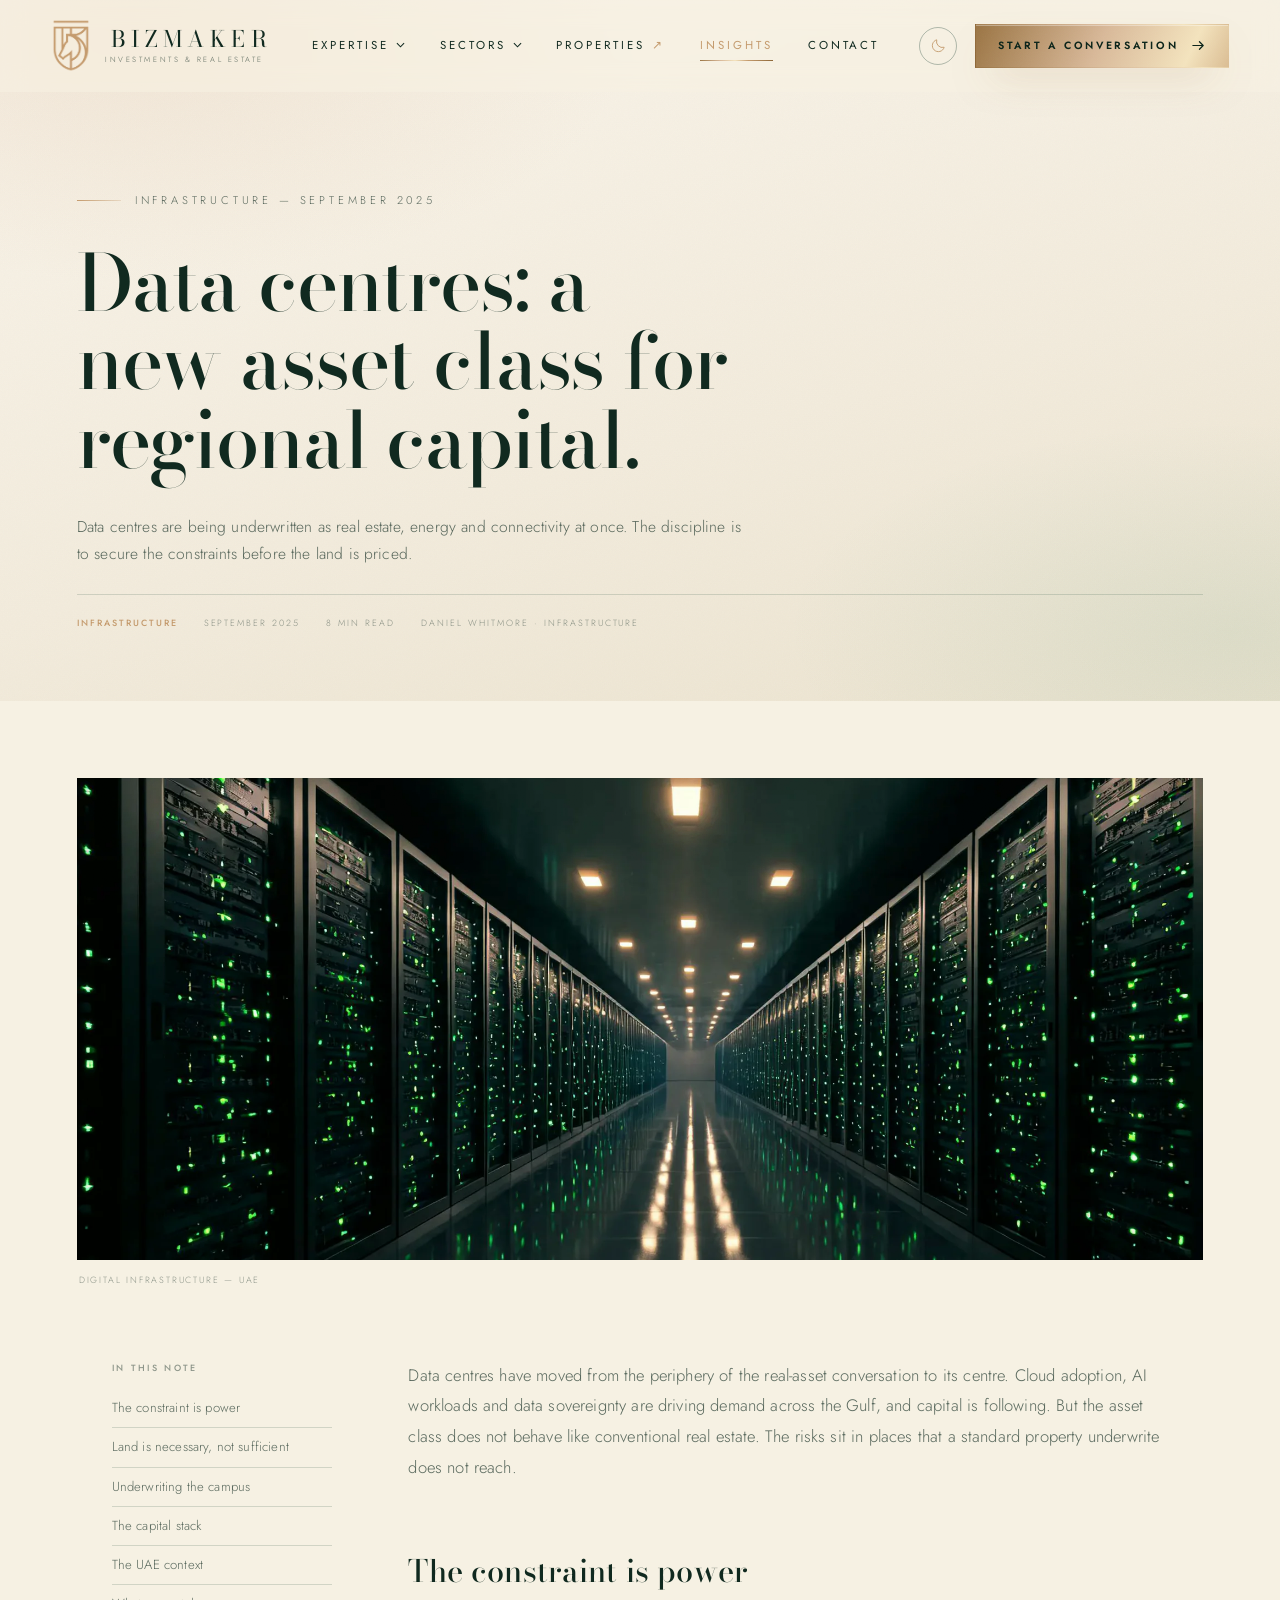
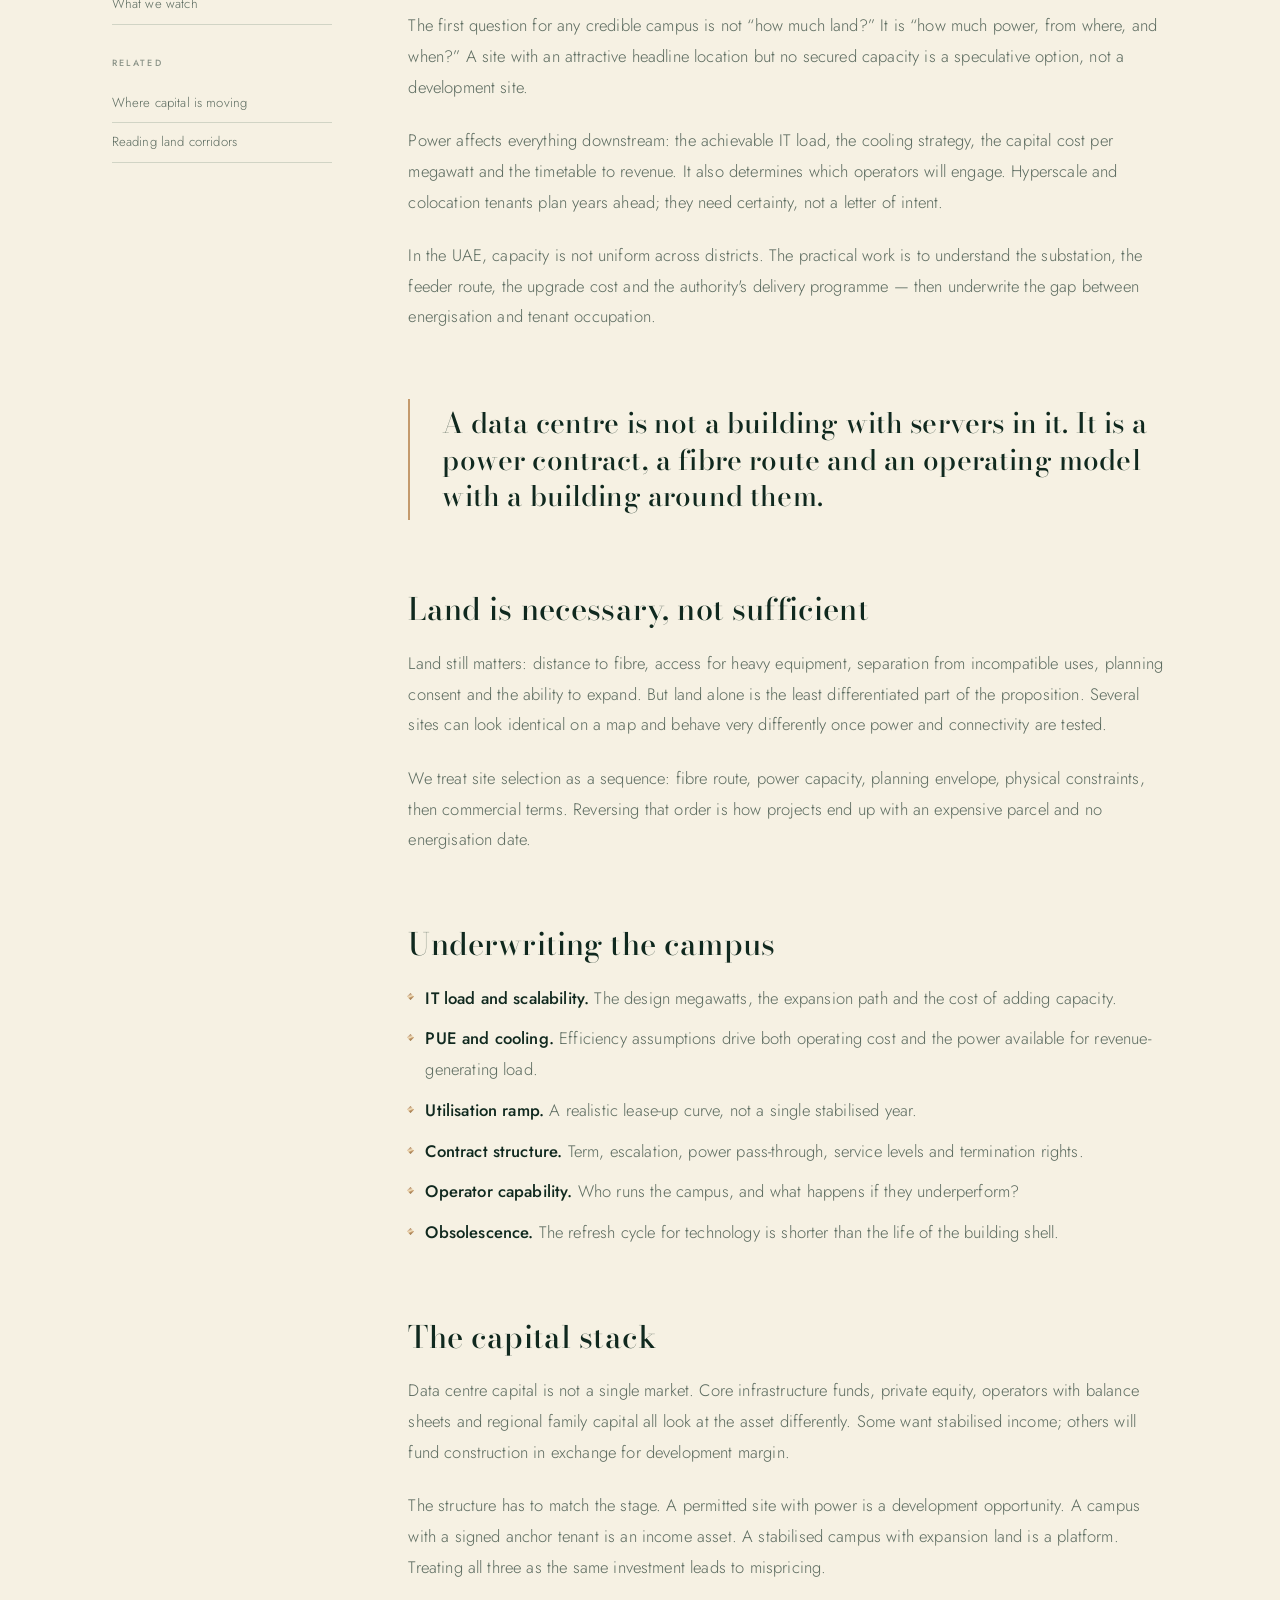
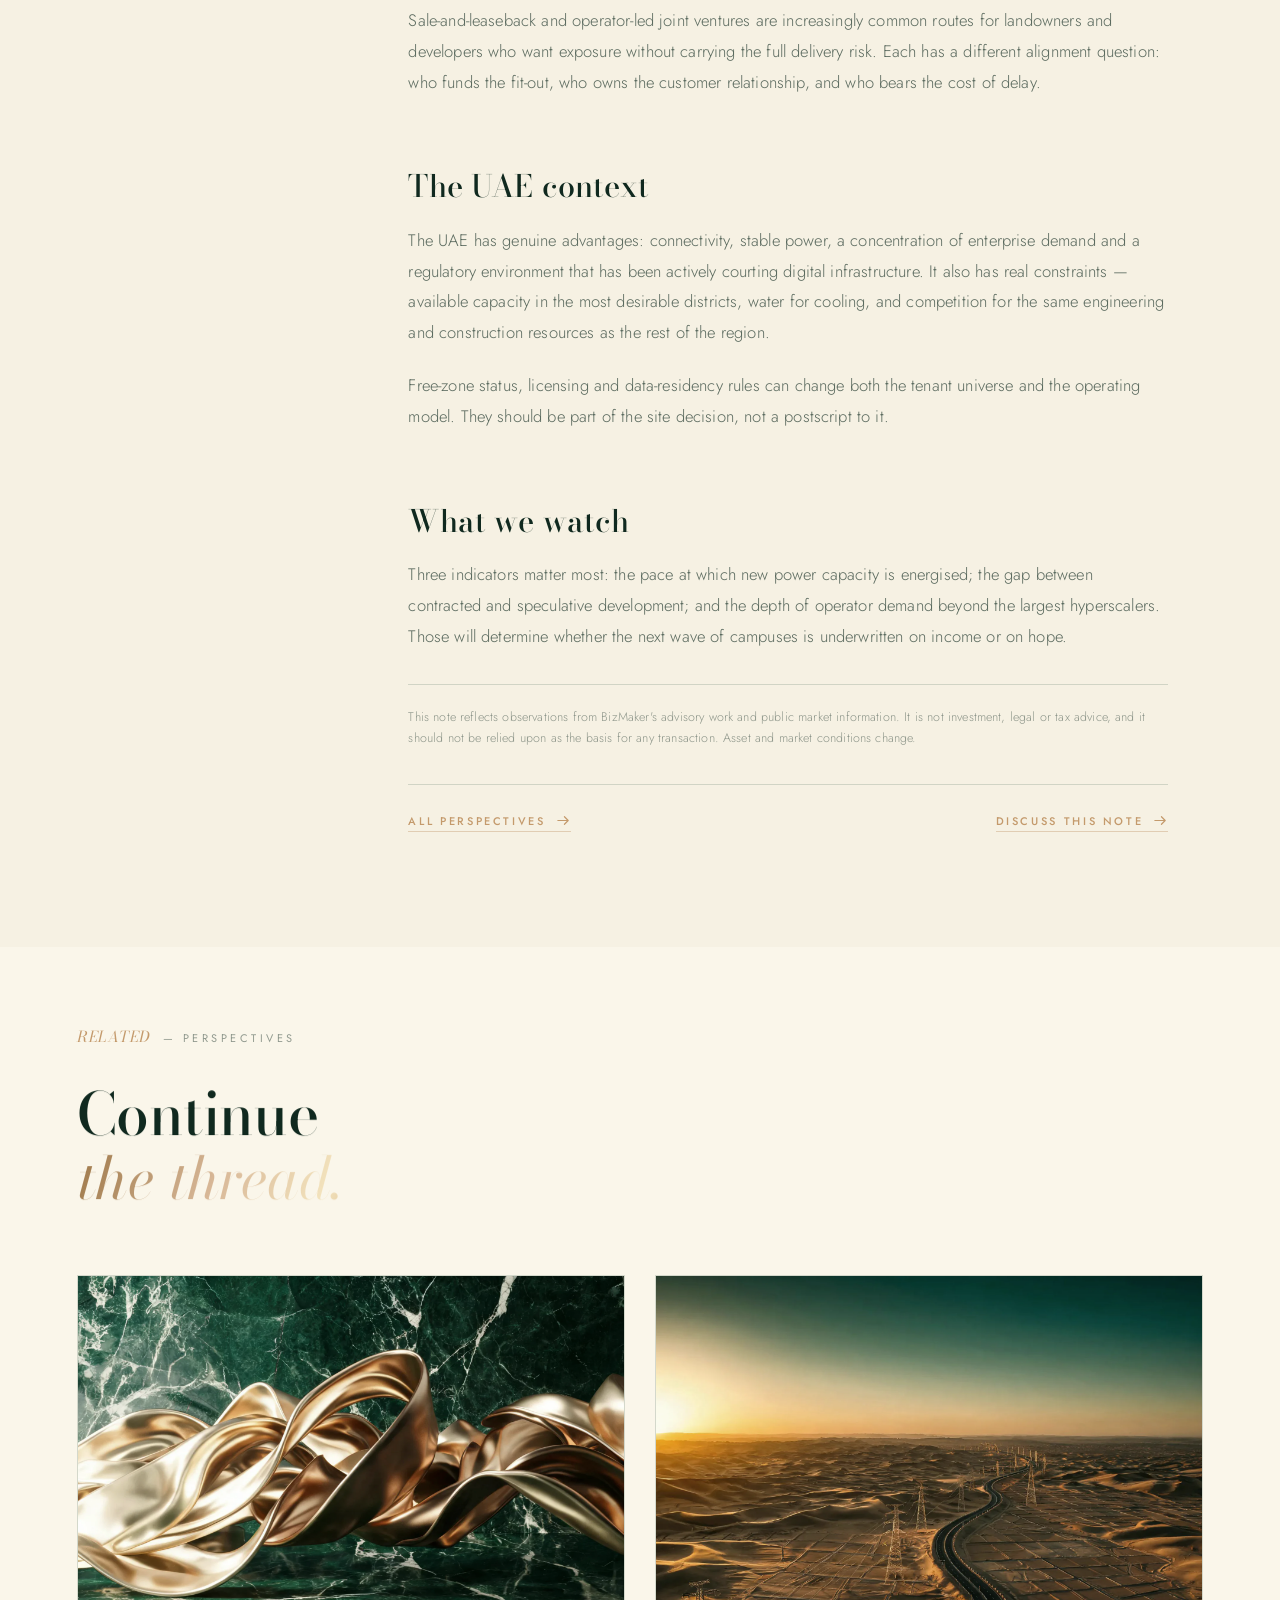
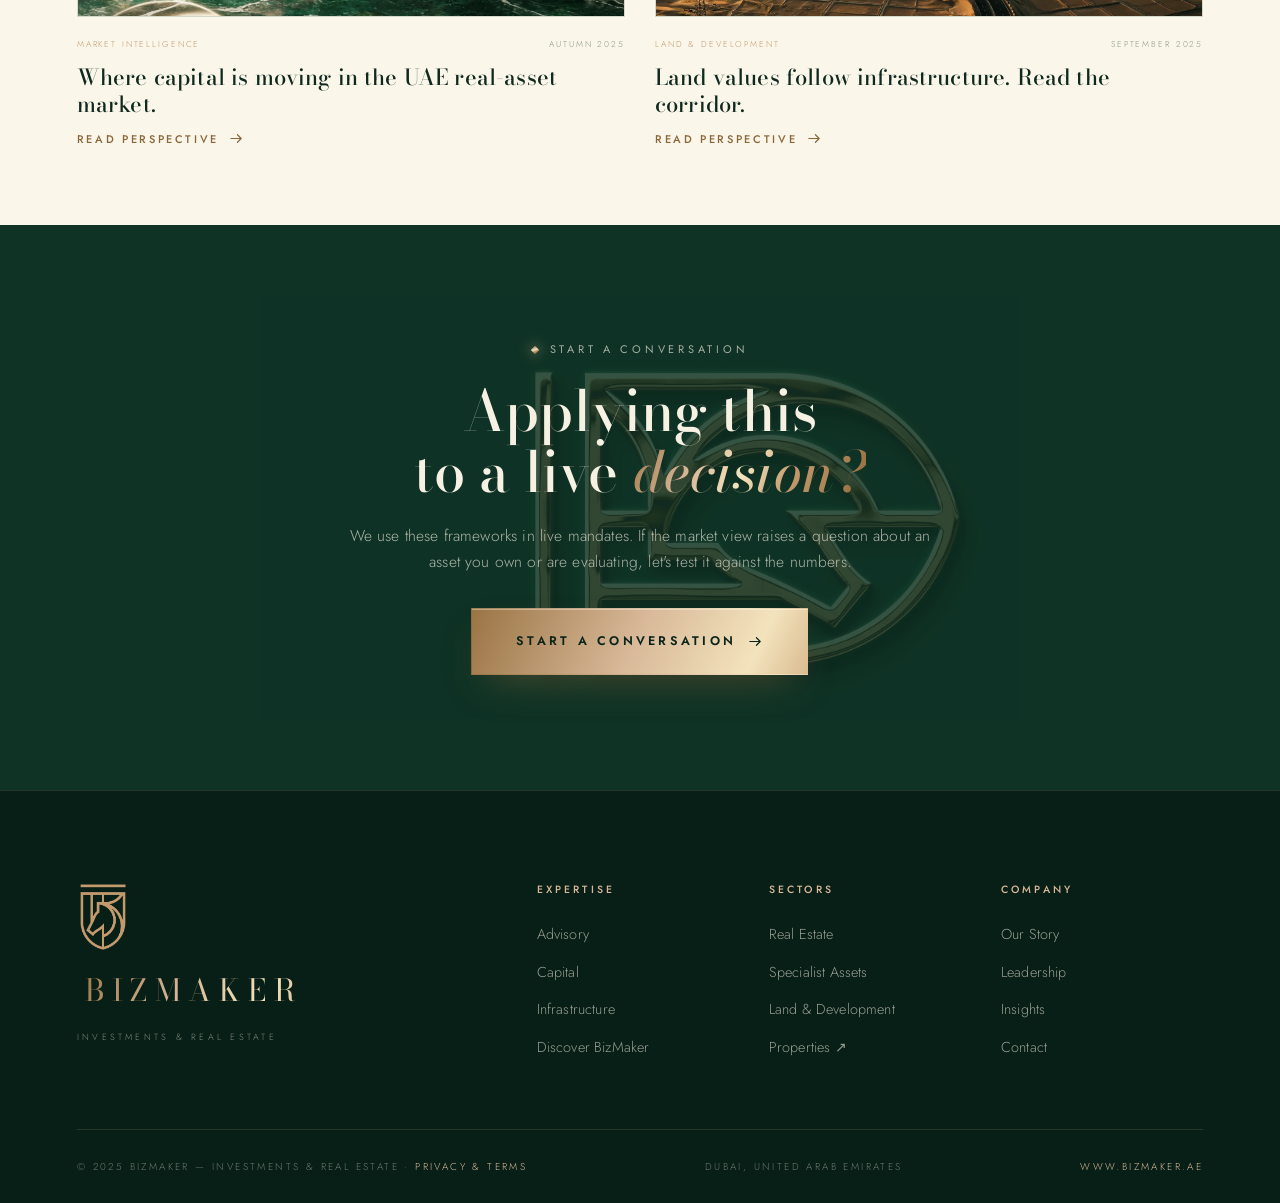
<file: insight-data-centres.html>
<!DOCTYPE html>
<html lang="en" data-theme="light" class="lux-lock">
<head>
<meta charset="UTF-8" />
<meta name="viewport" content="width=device-width, initial-scale=1.0" />
<title>Data centres: a new asset class for regional capital. | BizMaker</title>
<meta name="description" content="Power, not land, is the binding constraint in UAE data centre development. How to underwrite a campus before the real estate is priced." />
<link rel="canonical" href="https://www.bizmaker.ae/insight-data-centres.html" />
<meta property="og:type" content="article" />
<meta property="og:site_name" content="BizMaker — Investments &amp; Real Estate" />
<meta property="og:title" content="Data centres: a new asset class for regional capital. | BizMaker" />
<meta property="og:description" content="Power, not land, is the binding constraint in UAE data centre development. How to underwrite a campus before the real estate is priced." />
<meta property="og:url" content="https://www.bizmaker.ae/insight-data-centres.html" />
<meta property="og:image" content="https://www.bizmaker.ae/assets/insight-data-centres.webp" />
<meta property="og:image:alt" content="BizMaker — real assets and strategic capital, Dubai" />
<meta name="twitter:card" content="summary_large_image" />
<meta name="twitter:title" content="Data centres: a new asset class for regional capital. | BizMaker" />
<meta name="twitter:description" content="Power, not land, is the binding constraint in UAE data centre development. How to underwrite a campus before the real estate is priced." />
<meta name="twitter:image" content="https://www.bizmaker.ae/assets/insight-data-centres.webp" />
<meta name="theme-color" content="#173d30" />
<link rel="icon" type="image/png" href="assets/logo-shield-gold.png" />
<link rel="preconnect" href="https://fonts.googleapis.com" />
<link rel="preconnect" href="https://fonts.gstatic.com" crossorigin />
<link href="https://fonts.googleapis.com/css2?family=Bodoni+Moda:ital,opsz,wght@0,6..96,400;0,6..96,500;0,6..96,600;0,6..96,700;1,6..96,400;1,6..96,500&family=Jost:wght@300;400;500;600&display=swap" rel="stylesheet" />
<link rel="stylesheet" href="css/style.css?v=88" />
<link rel="stylesheet" href="css/pages.css?v=1" />
<script>try{var t=localStorage.getItem("bizmaker-theme");if(t)document.documentElement.setAttribute("data-theme",t)}catch(e){}</script>
<script type="application/ld+json">
{"@context":"https://schema.org","@type":"ProfessionalService","name":"BizMaker Investments and Real Estate","url":"https://www.bizmaker.ae/","email":"hello@bizmaker.ae","logo":"https://www.bizmaker.ae/assets/logo-shield-gold.png","description":"Dubai-based real-assets and strategic-capital advisory covering real estate, investment structuring and digital infrastructure.","address":{"@type":"PostalAddress","addressLocality":"Dubai","addressCountry":"AE"},"areaServed":["United Arab Emirates","Middle East","Global"]}
</script>
</head>
<body>

<a class="skip-link" href="#main">Skip to content</a>
<!-- ══════════ SCROLL PROGRESS ══════════ -->
<div class="scroll-progress" id="scrollProgress"></div>
<!-- ══════════ SHARED SHIELD CLIP ══════════ -->
<svg width="0" height="0" class="svg-defs" aria-hidden="true" focusable="false">
  <defs>
    <clipPath id="shieldClip" clipPathUnits="objectBoundingBox">
      <path d="M0,0 H1 V0.78 C1,0.95 0.62,1 0.5,1 C0.38,1,0,0.95,0,0.78 Z" />
    </clipPath>
  </defs>
</svg>
<!-- ══════════ HEADER ══════════ -->
<header class="header" id="siteHeader">
  <div class="header__bar">
    <a href="index.html" class="brand" aria-label="BizMaker — home">
      <span class="brand__crest"><img src="assets/logo-shield-gold.png" alt="BizMaker crest" /></span>
      <span class="brand__text">
        <span class="brand__word">BIZMAKER</span>
        <span class="brand__tag">INVESTMENTS &amp; REAL ESTATE</span>
      </span>
    </a>

    <nav class="nav" aria-label="Primary">
      <ul class="nav__list">
        <li class="nav__item has-mega" data-menu="expertise">
          <button class="nav__link" type="button" aria-expanded="false" aria-controls="mega-expertise">EXPERTISE
            <svg class="nav__caret" viewBox="0 0 10 6" aria-hidden="true"><path d="M1 1l4 4 4-4" fill="none" stroke="currentColor" stroke-width="1.2"/></svg>
          </button>
        </li>
        <li class="nav__item has-mega" data-menu="sectors">
          <button class="nav__link" type="button" aria-expanded="false" aria-controls="mega-sectors">SECTORS
            <svg class="nav__caret" viewBox="0 0 10 6" aria-hidden="true"><path d="M1 1l4 4 4-4" fill="none" stroke="currentColor" stroke-width="1.2"/></svg>
          </button>
        </li>
        <li class="nav__item"><a class="nav__link" href="properties.html">PROPERTIES<span class="nav__arrow" aria-hidden="true">↗</span></a></li>
        <li class="nav__item"><a class="nav__link" href="insights.html" aria-current="page">INSIGHTS</a></li>
        <li class="nav__item"><a class="nav__link" href="contact.html">CONTACT</a></li>
      </ul>
    </nav>

    <div class="header__actions">
      <button class="theme-toggle" id="themeToggle" aria-label="Toggle light and dark theme" type="button">
        <svg class="theme-toggle__sun" viewBox="0 0 24 24" aria-hidden="true"><circle cx="12" cy="12" r="4.2" fill="none" stroke="currentColor" stroke-width="1.3"/><path d="M12 2.5v2.4M12 19.1v2.4M2.5 12h2.4M19.1 12h2.4M5.3 5.3l1.7 1.7M17 17l1.7 1.7M18.7 5.3L17 7M7 17l-1.7 1.7" stroke="currentColor" stroke-width="1.3" stroke-linecap="round"/></svg>
        <svg class="theme-toggle__moon" viewBox="0 0 24 24" aria-hidden="true"><path d="M20 14.5A8.5 8.5 0 0 1 9.5 4a8.5 8.5 0 1 0 10.5 10.5z" fill="none" stroke="currentColor" stroke-width="1.3" stroke-linejoin="round"/></svg>
      </button>
      <a href="contact.html" class="btn btn--gold btn--sm header__cta">
        <span>START A CONVERSATION</span>
        <svg viewBox="0 0 16 16" aria-hidden="true"><path d="M2 8h11M9 4l4 4-4 4" fill="none" stroke="currentColor" stroke-width="1.3" stroke-linecap="round" stroke-linejoin="round"/></svg>
      </a>
      <button class="burger" id="burger" aria-label="Open menu" aria-expanded="false" aria-controls="drawer" type="button"><span></span><span></span><span></span></button>
    </div>
  </div>

  <!-- MEGA: EXPERTISE -->
  <div class="mega" id="mega-expertise">
    <div class="mega__inner">
      <div class="mega__lead">
        <p class="mega__eyebrow">EXPERTISE</p>
        <h3 class="mega__title">Three perspectives.<br/><em>One strategic view.</em></h3>
        <a href="expertise.html" class="link-arrow mega__all">Explore our expertise
          <svg viewBox="0 0 16 16" aria-hidden="true"><path d="M2 8h11M9 4l4 4-4 4" fill="none" stroke="currentColor" stroke-width="1.3" stroke-linecap="round" stroke-linejoin="round"/></svg>
        </a>
      </div>
      <div class="mega__cols">
        <a class="mega-col" href="expertise.html#advisory">
          <span class="mega-col__index">01</span>
          <span class="mega-col__name">Advisory</span>
          <span class="mega-col__desc">Real estate &amp; investment advisory. Market intelligence, feasibility, asset &amp; portfolio strategy, market entry.</span>
          <span class="mega-col__items">Development Advisory<i></i>Investor Representation<i></i>Land &amp; Site Strategy</span>
        </a>
        <a class="mega-col" href="expertise.html#capital">
          <span class="mega-col__index">02</span>
          <span class="mega-col__name">Capital</span>
          <span class="mega-col__desc">Connecting opportunity with capital. Investment structuring, partnerships, acquisitions &amp; dispositions.</span>
          <span class="mega-col__items">Investment Structuring<i></i>Joint Ventures<i></i>Acquisitions &amp; Dispositions</span>
        </a>
        <a class="mega-col" href="expertise.html#infrastructure">
          <span class="mega-col__index">03</span>
          <span class="mega-col__name">Infrastructure</span>
          <span class="mega-col__desc">Data centres and strategic development — land, power, connectivity and the infrastructure of the future economy.</span>
          <span class="mega-col__items">Data Centres<i></i>Strategic Development<i></i>Infrastructure Advisory</span>
        </a>
        <div class="mega-col mega-col--quiet">
          <span class="mega-col__eyebrow">DISCOVER BIZMAKER</span>
          <a href="about.html"><span class="mega-col__row">Our Story</span></a>
          <a href="about.html#leadership"><span class="mega-col__row">Leadership</span></a>
          <a href="contact.html"><span class="mega-col__row">Connect</span></a>
        </div>
      </div>
    </div>
  </div>

  <!-- MEGA: SECTORS -->
  <div class="mega" id="mega-sectors">
    <div class="mega__inner">
      <div class="mega__lead">
        <p class="mega__eyebrow">SECTORS</p>
        <h3 class="mega__title">Real assets<br/><em>across markets.</em></h3>
        <a href="sectors.html" class="link-arrow mega__all">View all sectors
          <svg viewBox="0 0 16 16" aria-hidden="true"><path d="M2 8h11M9 4l4 4-4 4" fill="none" stroke="currentColor" stroke-width="1.3" stroke-linecap="round" stroke-linejoin="round"/></svg>
        </a>
      </div>
      <div class="mega__cols">
        <div class="mega-col mega-col--group">
          <span class="mega-col__eyebrow">REAL ESTATE</span>
          <a href="sectors.html#commercial"><span class="mega-col__row">Commercial</span></a>
          <a href="sectors.html#retail"><span class="mega-col__row">Retail</span></a>
          <a href="sectors.html#residential"><span class="mega-col__row">Residential</span></a>
          <a href="sectors.html#industrial"><span class="mega-col__row">Industrial &amp; Logistics</span></a>
          <a href="sectors.html#land"><span class="mega-col__row">Land &amp; Development</span></a>
        </div>
        <div class="mega-col mega-col--group">
          <span class="mega-col__eyebrow">SPECIALIST ASSETS</span>
          <a href="sectors.html#hospitality"><span class="mega-col__row">Hospitality &amp; Hotels</span></a>
          <a href="sectors.html#healthcare"><span class="mega-col__row">Healthcare</span></a>
          <a href="sectors.html#education"><span class="mega-col__row">Education</span></a>
          <a href="sectors.html#life-sciences"><span class="mega-col__row">Life Sciences</span></a>
          <a href="sectors.html#leisure"><span class="mega-col__row">Leisure &amp; Entertainment</span></a>
        </div>
        <div class="mega-col mega-col--feature">
          <div class="mega-col__featureimg" data-parallax-scale><img src="assets/img-sector-land.jpg" alt="Aerial view of development land in Dubai" loading="lazy" /></div>
          <span class="mega-col__name">Selected Opportunities</span>
          <span class="mega-col__desc">A curated view of real assets currently available through the BizMaker platform.</span>
          <a href="properties.html" class="link-arrow">View properties <svg viewBox="0 0 16 16" aria-hidden="true"><path d="M2 8h11M9 4l4 4-4 4" fill="none" stroke="currentColor" stroke-width="1.3" stroke-linecap="round" stroke-linejoin="round"/></svg></a>
        </div>
      </div>
    </div>
  </div>
</header>

<!-- MOBILE DRAWER -->
<div class="drawer" id="drawer" aria-hidden="true">
  <div class="drawer__inner">
    <a href="expertise.html" class="drawer__link"><span>EXPERTISE</span><em>01</em></a>
    <a href="sectors.html" class="drawer__link"><span>SECTORS</span><em>02</em></a>
    <a href="properties.html" class="drawer__link"><span>PROPERTIES</span><em>03</em></a>
    <a href="insights.html" class="drawer__link"><span>INSIGHTS</span><em>04</em></a>
    <a href="contact.html" class="drawer__link"><span>CONTACT</span><em>05</em></a>
    <a href="contact.html" class="btn btn--gold drawer__cta">START A CONVERSATION</a>
  </div>
</div>
<main id="main">

<!-- ══════════ PAGE HERO ══════════ -->
<section class="page-hero page-hero--wide">
  <div class="page-hero__bg" aria-hidden="true"></div>
  <div class="container page-hero__inner">
    <div class="page-hero__copy">
      <p class="page-hero__eyebrow" data-reveal><i></i>INFRASTRUCTURE — SEPTEMBER 2025</p>
      <h1 class="page-hero__title" data-reveal>Data centres: a new asset class for regional capital.</h1>
      <p class="page-hero__lead" data-reveal>Data centres are being underwritten as real estate, energy and connectivity at once. The discipline is to secure the constraints before the land is priced.</p>
      
    </div>
  </div>
  <div class="container article-meta-row" data-reveal>
    <span><strong>INFRASTRUCTURE</strong></span>
    <span>SEPTEMBER 2025</span>
    <span>8 MIN READ</span>
    <span>DANIEL WHITMORE · INFRASTRUCTURE</span>
  </div>
</section>

<section class="page-section page-section--tight" style="padding-bottom:0">
  <div class="container">
    <figure class="article-figure" data-reveal>
      <img src="assets/insight-data-centres.webp" alt="Data hall aisle with emerald indicator lights and gold reflections" loading="eager" decoding="async" />
      <figcaption>DIGITAL INFRASTRUCTURE — UAE</figcaption>
    </figure>
  </div>
</section>

<section class="page-section" style="padding-top:clamp(40px,5vw,60px)">
  <div class="container article-layout">

      <aside class="article-aside">
        <h2>In this note</h2>
        <a href="#power">The constraint is power</a>
        <a href="#land">Land is necessary, not sufficient</a>
        <a href="#underwriting">Underwriting the campus</a>
        <a href="#capital">The capital stack</a>
        <a href="#uae">The UAE context</a>
        <a href="#watching">What we watch</a>
        <h2 style="margin-top:30px">Related</h2>
        <a href="insight-capital-2026.html">Where capital is moving</a>
        <a href="insight-land-corridors.html">Reading land corridors</a>
      </aside>
    <article class="article-body" data-reveal>

        <p>Data centres have moved from the periphery of the real-asset conversation to its centre. Cloud adoption, AI workloads and data sovereignty are driving demand across the Gulf, and capital is following. But the asset class does not behave like conventional real estate. The risks sit in places that a standard property underwrite does not reach.</p>

        <h2 id="power">The constraint is power</h2>
        <p>The first question for any credible campus is not “how much land?” It is “how much power, from where, and when?” A site with an attractive headline location but no secured capacity is a speculative option, not a development site.</p>
        <p>Power affects everything downstream: the achievable IT load, the cooling strategy, the capital cost per megawatt and the timetable to revenue. It also determines which operators will engage. Hyperscale and colocation tenants plan years ahead; they need certainty, not a letter of intent.</p>
        <p>In the UAE, capacity is not uniform across districts. The practical work is to understand the substation, the feeder route, the upgrade cost and the authority's delivery programme — then underwrite the gap between energisation and tenant occupation.</p>

        <div class="pullquote">A data centre is not a building with servers in it. It is a power contract, a fibre route and an operating model with a building around them.</div>

        <h2 id="land">Land is necessary, not sufficient</h2>
        <p>Land still matters: distance to fibre, access for heavy equipment, separation from incompatible uses, planning consent and the ability to expand. But land alone is the least differentiated part of the proposition. Several sites can look identical on a map and behave very differently once power and connectivity are tested.</p>
        <p>We treat site selection as a sequence: fibre route, power capacity, planning envelope, physical constraints, then commercial terms. Reversing that order is how projects end up with an expensive parcel and no energisation date.</p>

        <h2 id="underwriting">Underwriting the campus</h2>
        <ul>
          <li><strong>IT load and scalability.</strong> The design megawatts, the expansion path and the cost of adding capacity.</li>
          <li><strong>PUE and cooling.</strong> Efficiency assumptions drive both operating cost and the power available for revenue-generating load.</li>
          <li><strong>Utilisation ramp.</strong> A realistic lease-up curve, not a single stabilised year.</li>
          <li><strong>Contract structure.</strong> Term, escalation, power pass-through, service levels and termination rights.</li>
          <li><strong>Operator capability.</strong> Who runs the campus, and what happens if they underperform?</li>
          <li><strong>Obsolescence.</strong> The refresh cycle for technology is shorter than the life of the building shell.</li>
        </ul>

        <h2 id="capital">The capital stack</h2>
        <p>Data centre capital is not a single market. Core infrastructure funds, private equity, operators with balance sheets and regional family capital all look at the asset differently. Some want stabilised income; others will fund construction in exchange for development margin.</p>
        <p>The structure has to match the stage. A permitted site with power is a development opportunity. A campus with a signed anchor tenant is an income asset. A stabilised campus with expansion land is a platform. Treating all three as the same investment leads to mispricing.</p>
        <p>Sale-and-leaseback and operator-led joint ventures are increasingly common routes for landowners and developers who want exposure without carrying the full delivery risk. Each has a different alignment question: who funds the fit-out, who owns the customer relationship, and who bears the cost of delay.</p>

        <h2 id="uae">The UAE context</h2>
        <p>The UAE has genuine advantages: connectivity, stable power, a concentration of enterprise demand and a regulatory environment that has been actively courting digital infrastructure. It also has real constraints — available capacity in the most desirable districts, water for cooling, and competition for the same engineering and construction resources as the rest of the region.</p>
        <p>Free-zone status, licensing and data-residency rules can change both the tenant universe and the operating model. They should be part of the site decision, not a postscript to it.</p>

        <h2 id="watching">What we watch</h2>
        <p>Three indicators matter most: the pace at which new power capacity is energised; the gap between contracted and speculative development; and the depth of operator demand beyond the largest hyperscalers. Those will determine whether the next wave of campuses is underwritten on income or on hope.</p>
      
      <p class="article-disclaimer">This note reflects observations from BizMaker's advisory work and public market information. It is not investment, legal or tax advice, and it should not be relied upon as the basis for any transaction. Asset and market conditions change.</p>
      <div class="article-footer">
        <a href="insights.html" class="link-arrow">All perspectives <svg viewBox="0 0 16 16" aria-hidden="true"><path d="M2 8h11M9 4l4 4-4 4" fill="none" stroke="currentColor" stroke-width="1.3" stroke-linecap="round" stroke-linejoin="round"/></svg></a>
        <a href="contact.html?interest=Insights" class="link-arrow">Discuss this note <svg viewBox="0 0 16 16" aria-hidden="true"><path d="M2 8h11M9 4l4 4-4 4" fill="none" stroke="currentColor" stroke-width="1.3" stroke-linecap="round" stroke-linejoin="round"/></svg></a>
      </div>
    </article>
  </div>
</section>

<section class="page-section page-section--soft page-section--tight">
  <div class="container">
    <header class="section-head">
      <div>
        <p class="section-index" data-reveal><em>RELATED</em> — PERSPECTIVES</p>
        <h2 class="section-title" data-reveal-lines>
          <span class="line"><span class="line__inner">Continue</span></span>
          <span class="line"><span class="line__inner"><em>the thread.</em></span></span>
        </h2>
      </div>
    </header>
    <div class="related-grid">

        <article class="insight-card" data-reveal>
          <a href="insight-capital-2026.html" class="insight-card__media" tabindex="-1" aria-hidden="true"><img src="assets/insight-capital.webp" alt="Abstract champagne-gold ribbons flowing over deep green marble" loading="lazy" /></a>
          <div class="insight-card__meta"><span>MARKET INTELLIGENCE</span><time>AUTUMN 2025</time></div>
          <h3><a href="insight-capital-2026.html">Where capital is moving in the UAE real-asset market.</a></h3>
          <a href="insight-capital-2026.html" class="link-arrow">Read perspective <svg viewBox="0 0 16 16" aria-hidden="true"><path d="M2 8h11M9 4l4 4-4 4" fill="none" stroke="currentColor" stroke-width="1.3" stroke-linecap="round" stroke-linejoin="round"/></svg></a>
        </article>

        <article class="insight-card" data-reveal>
          <a href="insight-land-corridors.html" class="insight-card__media" tabindex="-1" aria-hidden="true"><img src="assets/insight-land.webp" alt="Aerial view of a desert infrastructure corridor at sunset" loading="lazy" /></a>
          <div class="insight-card__meta"><span>LAND & DEVELOPMENT</span><time>SEPTEMBER 2025</time></div>
          <h3><a href="insight-land-corridors.html">Land values follow infrastructure. Read the corridor.</a></h3>
          <a href="insight-land-corridors.html" class="link-arrow">Read perspective <svg viewBox="0 0 16 16" aria-hidden="true"><path d="M2 8h11M9 4l4 4-4 4" fill="none" stroke="currentColor" stroke-width="1.3" stroke-linecap="round" stroke-linejoin="round"/></svg></a>
        </article>
    </div>
  </div>
</section>

<!-- ══════════ CTA BAND ══════════ -->
<section class="cta-band">
  <div class="cta-band__mark" aria-hidden="true"><img src="assets/emblem-3d-gold.png" alt="" loading="lazy" /></div>
  <div class="container cta-band__inner" data-reveal>
    <p class="eyebrow eyebrow--light cta-band__eyebrow"><span class="eyebrow__dot"></span> START A CONVERSATION</p>
    <h2 class="cta-band__title">Applying this<br/>to a live <em>decision?</em></h2>
    <p class="cta-band__copy">We use these frameworks in live mandates. If the market view raises a question about an asset you own or are evaluating, let's test it against the numbers.</p>
    <a href="contact.html" class="btn btn--gold btn--lg" data-reveal>
      <span>START A CONVERSATION</span>
      <svg viewBox="0 0 16 16" aria-hidden="true"><path d="M2 8h11M9 4l4 4-4 4" fill="none" stroke="currentColor" stroke-width="1.3" stroke-linecap="round" stroke-linejoin="round"/></svg>
    </a>
  </div>
</section>

</main>
<!-- ══════════ FOOTER ══════════ -->
<footer class="footer">
  <div class="container footer__inner">
    <div class="footer__brand">
      <img src="assets/logo-shield-gold.png" alt="BizMaker crest" class="footer__crest" />
      <span class="footer__word">BIZMAKER</span>
      <span class="footer__tag">INVESTMENTS &amp; REAL ESTATE</span>
    </div>
    <div class="footer__cols">
      <div class="footer__col">
        <h5>EXPERTISE</h5>
        <a href="expertise.html#advisory">Advisory</a>
        <a href="expertise.html#capital">Capital</a>
        <a href="expertise.html#infrastructure">Infrastructure</a>
        <a href="about.html">Discover BizMaker</a>
      </div>
      <div class="footer__col">
        <h5>SECTORS</h5>
        <a href="sectors.html#commercial">Real Estate</a>
        <a href="sectors.html#hospitality">Specialist Assets</a>
        <a href="sectors.html#land">Land &amp; Development</a>
        <a href="properties.html">Properties <span aria-hidden="true">↗</span></a>
      </div>
      <div class="footer__col">
        <h5>COMPANY</h5>
        <a href="about.html">Our Story</a>
        <a href="about.html#leadership">Leadership</a>
        <a href="insights.html">Insights</a>
        <a href="contact.html">Contact</a>
      </div>
    </div>
  </div>
  <div class="container footer__base">
    <span>© 2025 BIZMAKER — INVESTMENTS &amp; REAL ESTATE · <a href="legal.html">PRIVACY &amp; TERMS</a></span>
    <span>DUBAI, UNITED ARAB EMIRATES</span>
    <span class="footer__web">WWW.BIZMAKER.AE</span>
  </div>
</footer>

<div class="noise" aria-hidden="true"></div>
<script src="js/main.js?v=7" defer></script>
</body>
</html>
</file>
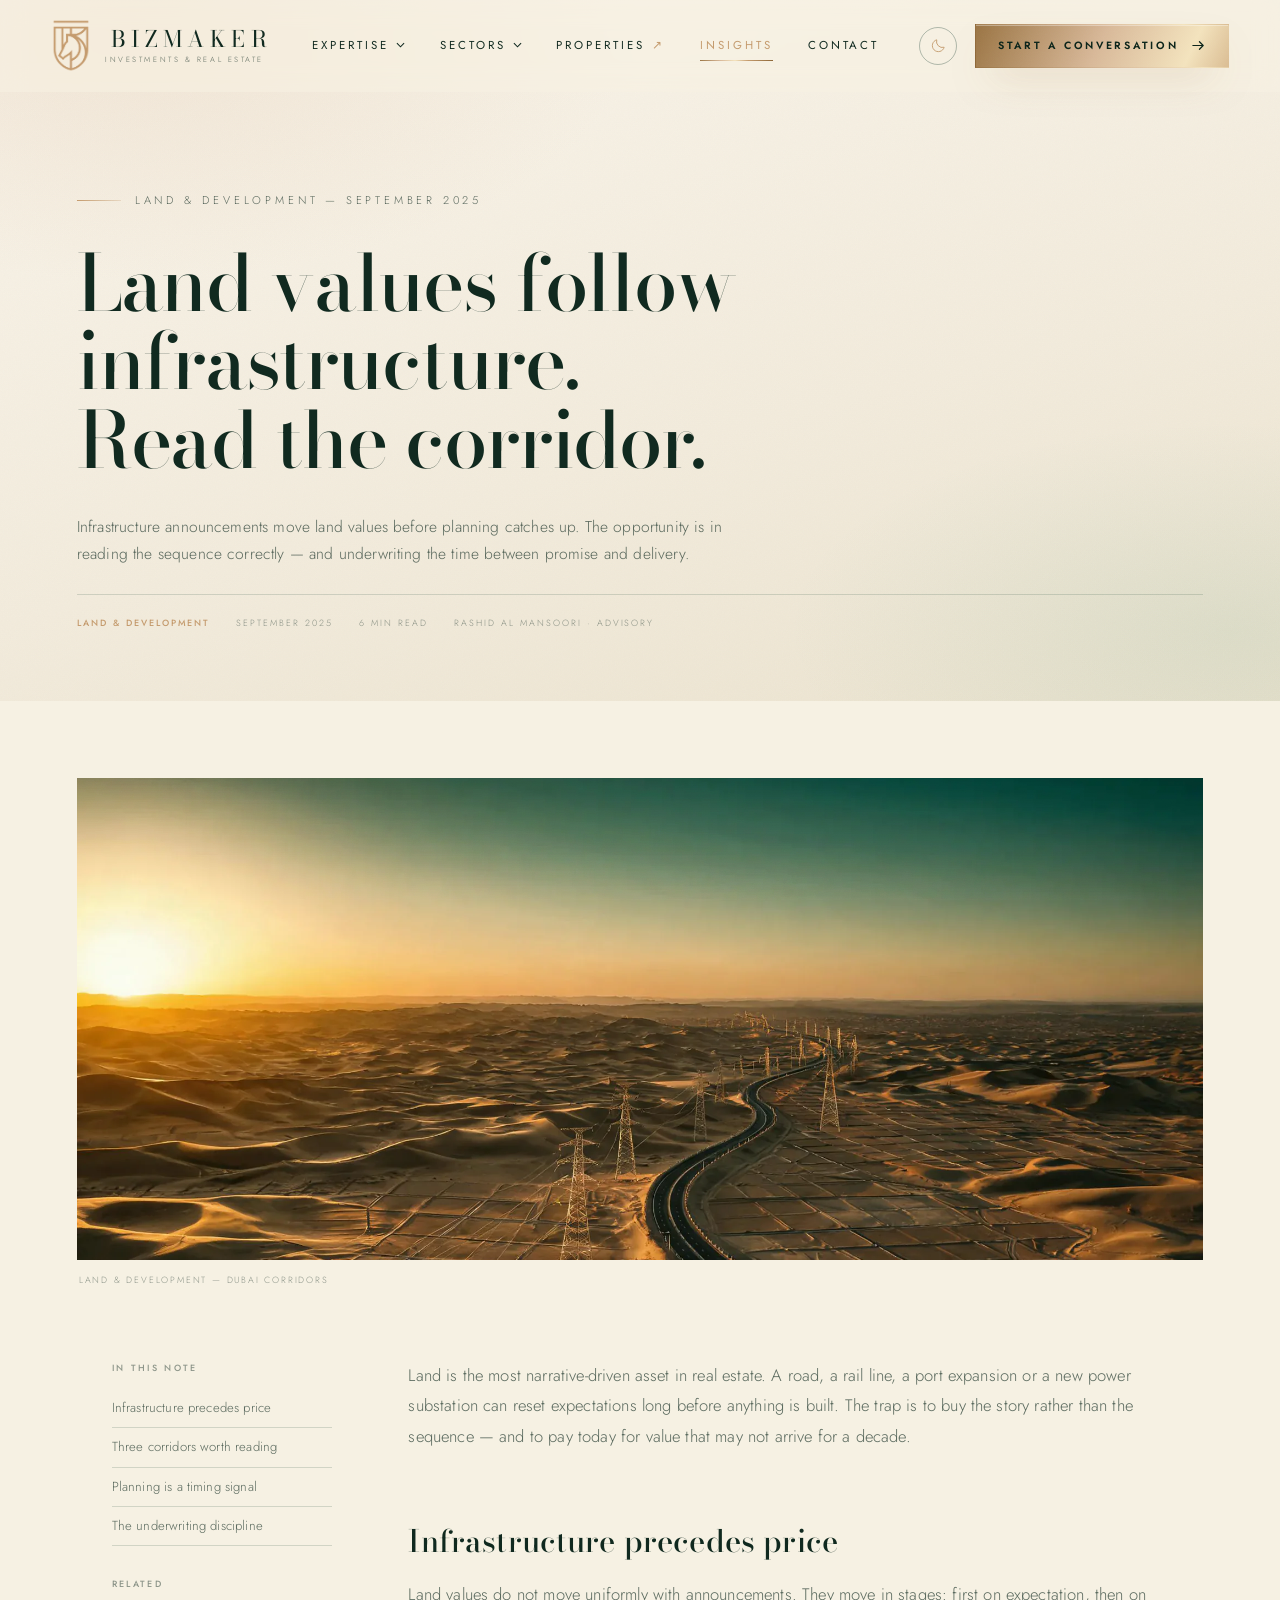
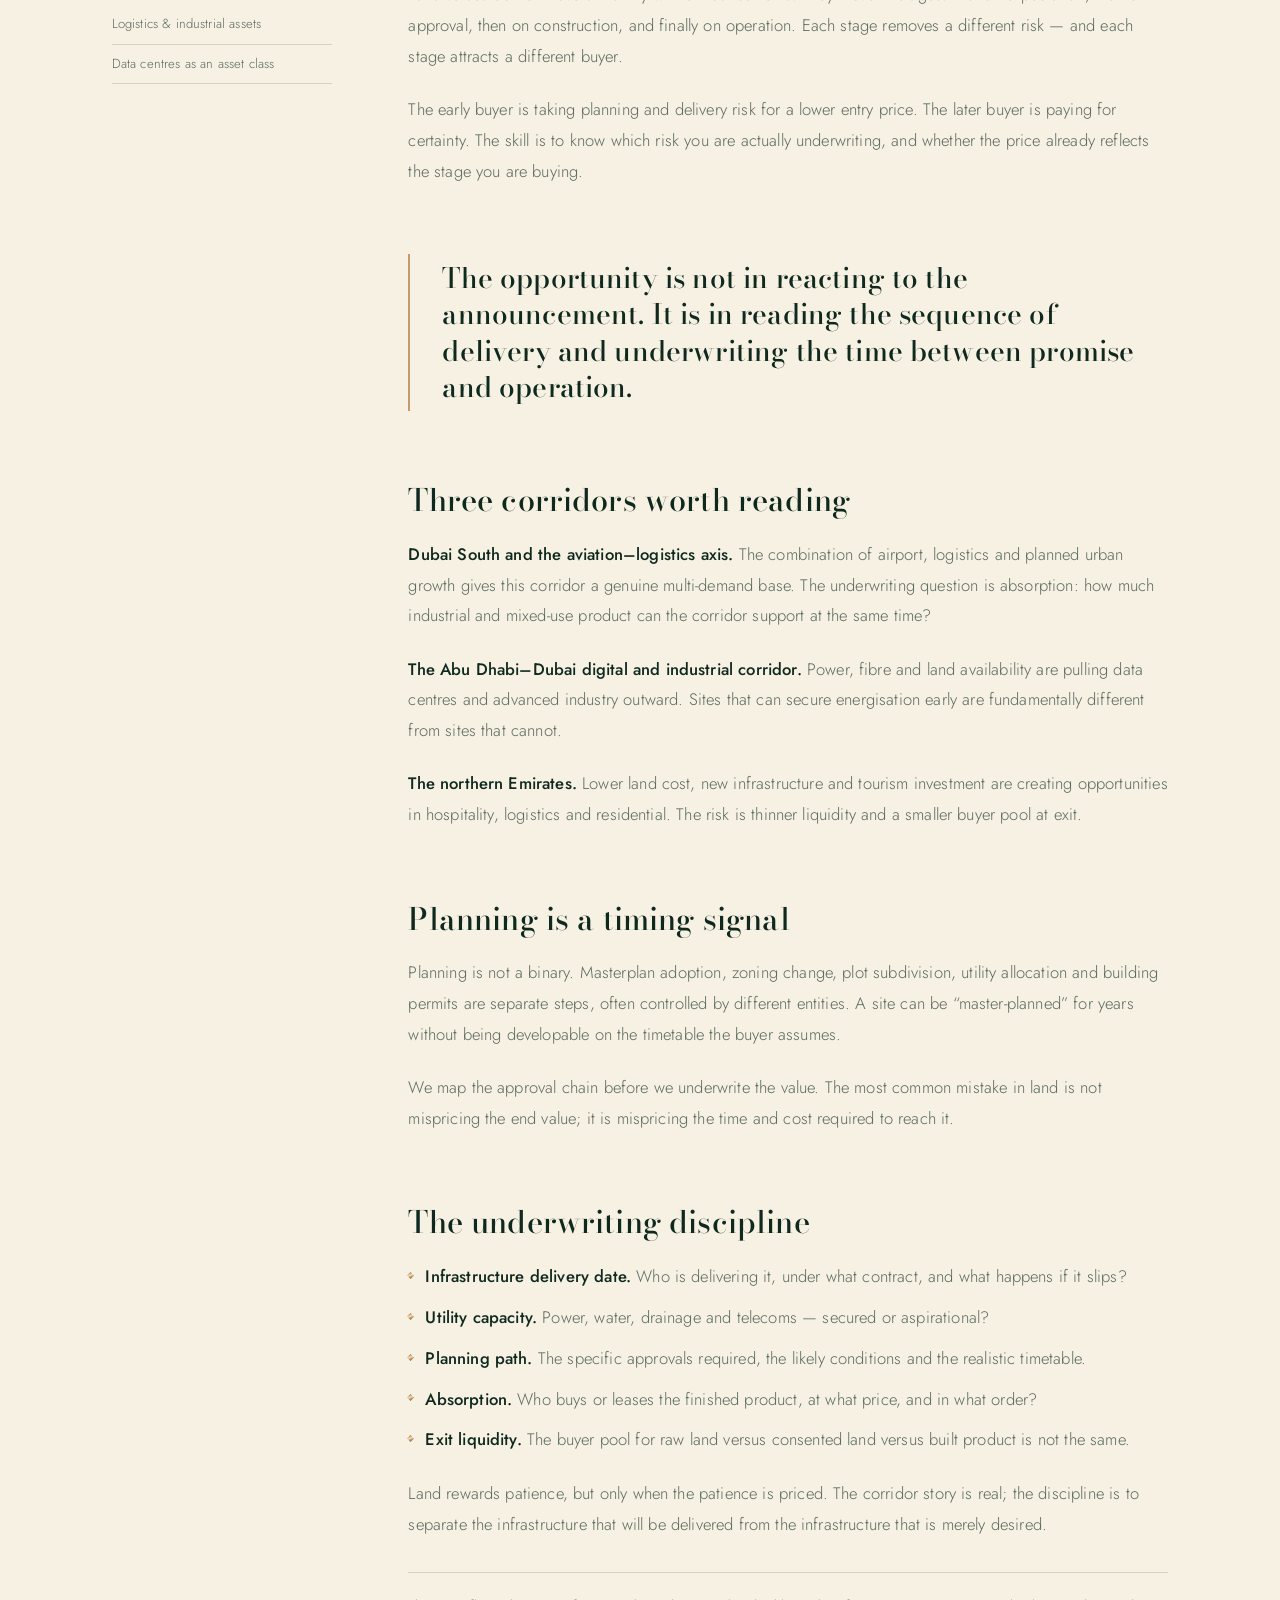
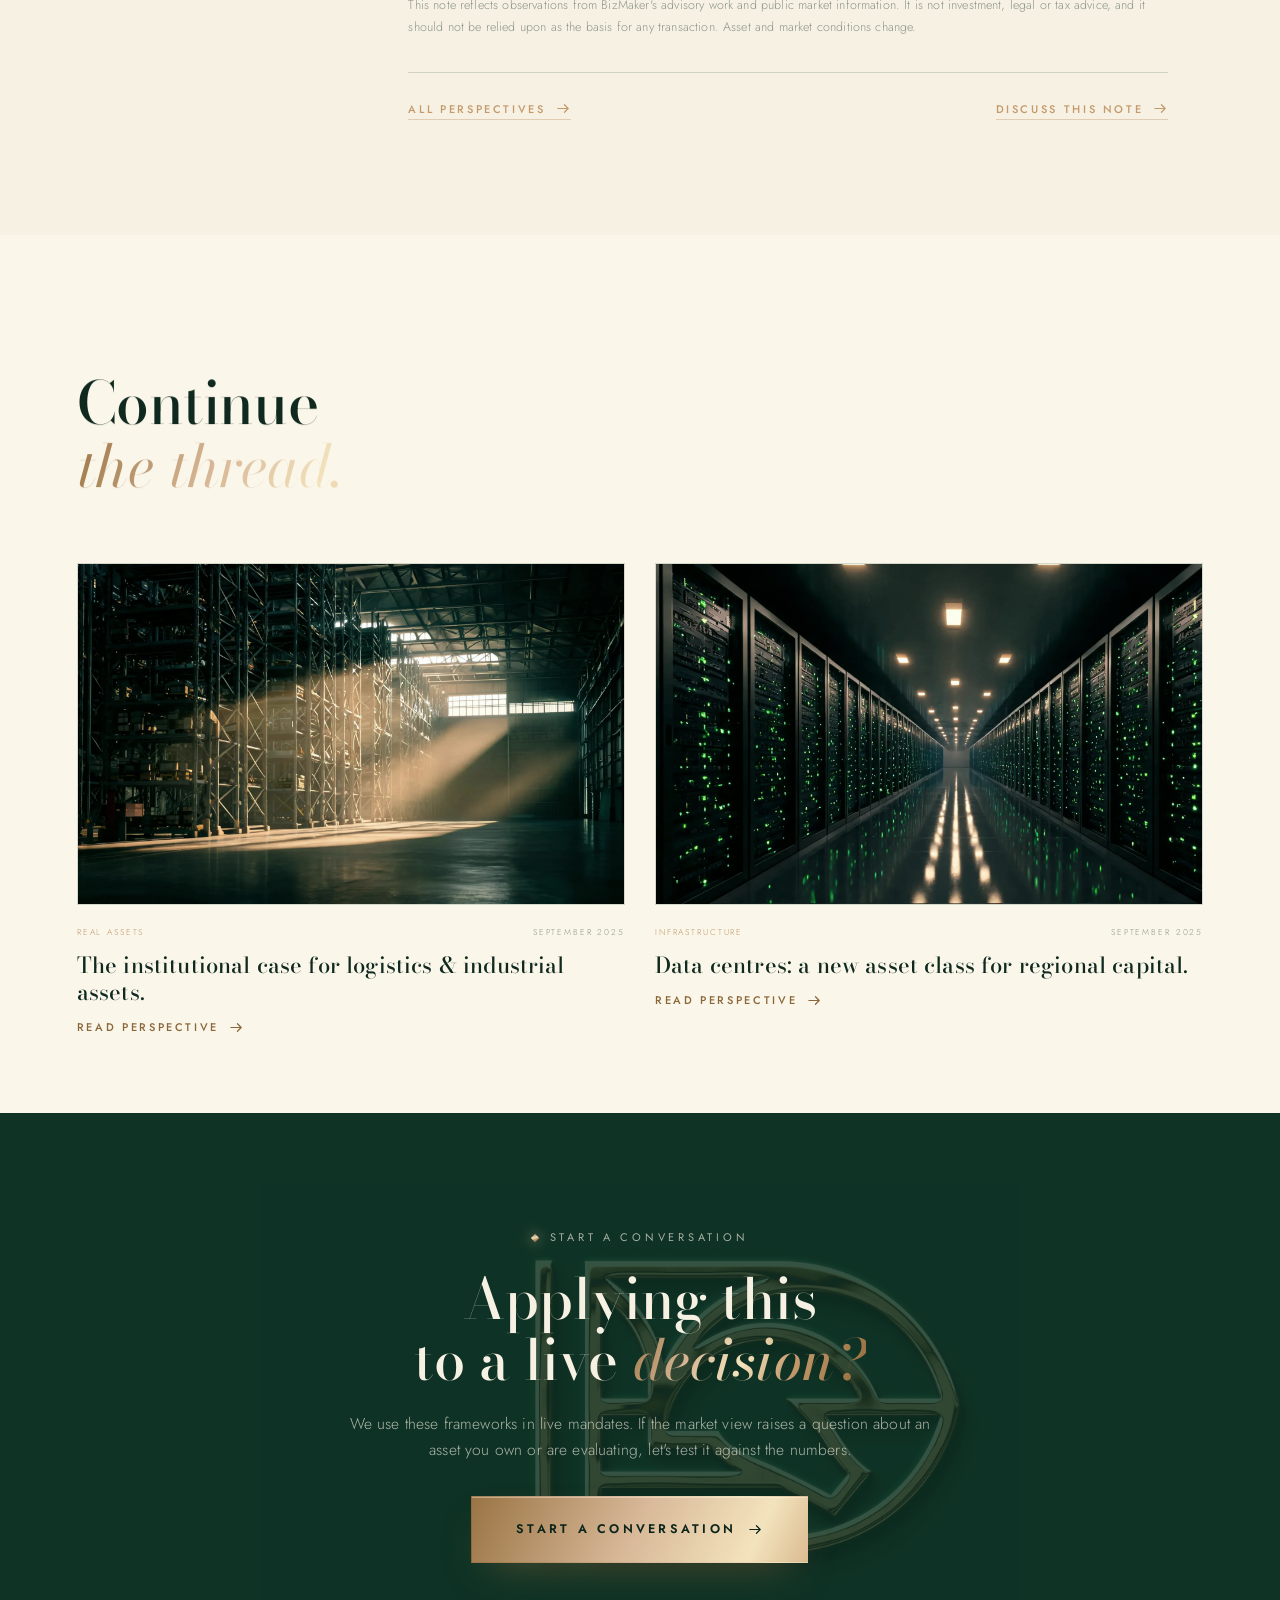
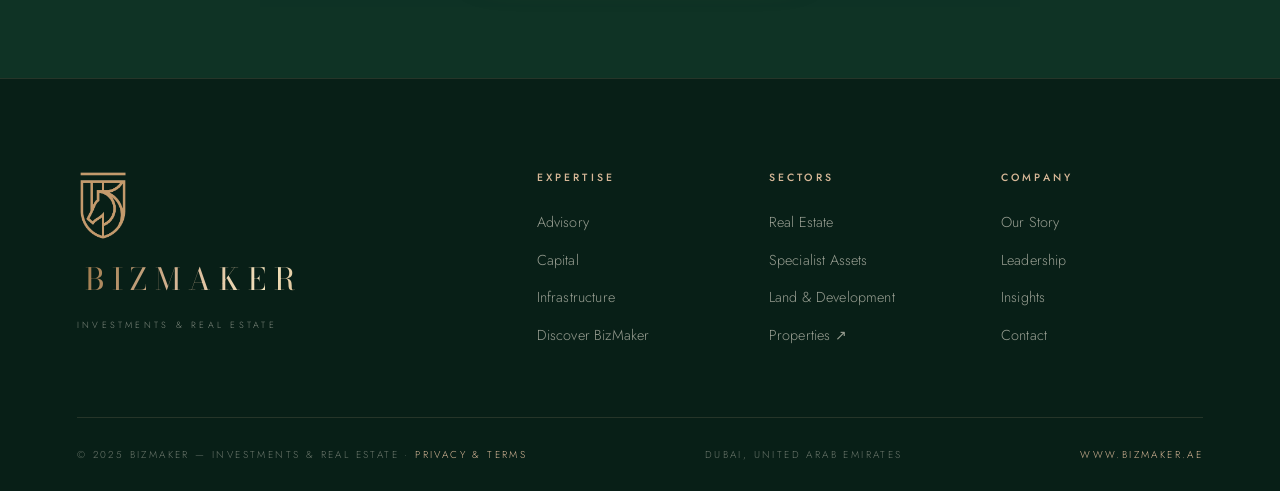
<file: insight-land-corridors.html>
<!DOCTYPE html>
<html lang="en" data-theme="light" class="lux-lock">
<head>
<meta charset="UTF-8" />
<meta name="viewport" content="width=device-width, initial-scale=1.0" />
<title>Land values follow infrastructure. Read the corridor. | BizMaker</title>
<meta name="description" content="Dubai's next land story is being written by rail, power and logistics routes. How to read the sequence between infrastructure delivery and land value." />
<link rel="canonical" href="https://www.bizmaker.ae/insight-land-corridors.html" />
<meta property="og:type" content="article" />
<meta property="og:site_name" content="BizMaker — Investments &amp; Real Estate" />
<meta property="og:title" content="Land values follow infrastructure. Read the corridor. | BizMaker" />
<meta property="og:description" content="Dubai's next land story is being written by rail, power and logistics routes. How to read the sequence between infrastructure delivery and land value." />
<meta property="og:url" content="https://www.bizmaker.ae/insight-land-corridors.html" />
<meta property="og:image" content="https://www.bizmaker.ae/assets/insight-land.webp" />
<meta property="og:image:alt" content="BizMaker — real assets and strategic capital, Dubai" />
<meta name="twitter:card" content="summary_large_image" />
<meta name="twitter:title" content="Land values follow infrastructure. Read the corridor. | BizMaker" />
<meta name="twitter:description" content="Dubai's next land story is being written by rail, power and logistics routes. How to read the sequence between infrastructure delivery and land value." />
<meta name="twitter:image" content="https://www.bizmaker.ae/assets/insight-land.webp" />
<meta name="theme-color" content="#173d30" />
<link rel="icon" type="image/png" href="assets/logo-shield-gold.png" />
<link rel="preconnect" href="https://fonts.googleapis.com" />
<link rel="preconnect" href="https://fonts.gstatic.com" crossorigin />
<link href="https://fonts.googleapis.com/css2?family=Bodoni+Moda:ital,opsz,wght@0,6..96,400;0,6..96,500;0,6..96,600;0,6..96,700;1,6..96,400;1,6..96,500&family=Jost:wght@300;400;500;600&display=swap" rel="stylesheet" />
<link rel="stylesheet" href="css/style.css?v=88" />
<link rel="stylesheet" href="css/pages.css?v=1" />
<script>try{var t=localStorage.getItem("bizmaker-theme");if(t)document.documentElement.setAttribute("data-theme",t)}catch(e){}</script>
<script type="application/ld+json">
{"@context":"https://schema.org","@type":"ProfessionalService","name":"BizMaker Investments and Real Estate","url":"https://www.bizmaker.ae/","email":"hello@bizmaker.ae","logo":"https://www.bizmaker.ae/assets/logo-shield-gold.png","description":"Dubai-based real-assets and strategic-capital advisory covering real estate, investment structuring and digital infrastructure.","address":{"@type":"PostalAddress","addressLocality":"Dubai","addressCountry":"AE"},"areaServed":["United Arab Emirates","Middle East","Global"]}
</script>
</head>
<body>

<a class="skip-link" href="#main">Skip to content</a>
<!-- ══════════ SCROLL PROGRESS ══════════ -->
<div class="scroll-progress" id="scrollProgress"></div>
<!-- ══════════ SHARED SHIELD CLIP ══════════ -->
<svg width="0" height="0" class="svg-defs" aria-hidden="true" focusable="false">
  <defs>
    <clipPath id="shieldClip" clipPathUnits="objectBoundingBox">
      <path d="M0,0 H1 V0.78 C1,0.95 0.62,1 0.5,1 C0.38,1,0,0.95,0,0.78 Z" />
    </clipPath>
  </defs>
</svg>
<!-- ══════════ HEADER ══════════ -->
<header class="header" id="siteHeader">
  <div class="header__bar">
    <a href="index.html" class="brand" aria-label="BizMaker — home">
      <span class="brand__crest"><img src="assets/logo-shield-gold.png" alt="BizMaker crest" /></span>
      <span class="brand__text">
        <span class="brand__word">BIZMAKER</span>
        <span class="brand__tag">INVESTMENTS &amp; REAL ESTATE</span>
      </span>
    </a>

    <nav class="nav" aria-label="Primary">
      <ul class="nav__list">
        <li class="nav__item has-mega" data-menu="expertise">
          <button class="nav__link" type="button" aria-expanded="false" aria-controls="mega-expertise">EXPERTISE
            <svg class="nav__caret" viewBox="0 0 10 6" aria-hidden="true"><path d="M1 1l4 4 4-4" fill="none" stroke="currentColor" stroke-width="1.2"/></svg>
          </button>
        </li>
        <li class="nav__item has-mega" data-menu="sectors">
          <button class="nav__link" type="button" aria-expanded="false" aria-controls="mega-sectors">SECTORS
            <svg class="nav__caret" viewBox="0 0 10 6" aria-hidden="true"><path d="M1 1l4 4 4-4" fill="none" stroke="currentColor" stroke-width="1.2"/></svg>
          </button>
        </li>
        <li class="nav__item"><a class="nav__link" href="properties.html">PROPERTIES<span class="nav__arrow" aria-hidden="true">↗</span></a></li>
        <li class="nav__item"><a class="nav__link" href="insights.html" aria-current="page">INSIGHTS</a></li>
        <li class="nav__item"><a class="nav__link" href="contact.html">CONTACT</a></li>
      </ul>
    </nav>

    <div class="header__actions">
      <button class="theme-toggle" id="themeToggle" aria-label="Toggle light and dark theme" type="button">
        <svg class="theme-toggle__sun" viewBox="0 0 24 24" aria-hidden="true"><circle cx="12" cy="12" r="4.2" fill="none" stroke="currentColor" stroke-width="1.3"/><path d="M12 2.5v2.4M12 19.1v2.4M2.5 12h2.4M19.1 12h2.4M5.3 5.3l1.7 1.7M17 17l1.7 1.7M18.7 5.3L17 7M7 17l-1.7 1.7" stroke="currentColor" stroke-width="1.3" stroke-linecap="round"/></svg>
        <svg class="theme-toggle__moon" viewBox="0 0 24 24" aria-hidden="true"><path d="M20 14.5A8.5 8.5 0 0 1 9.5 4a8.5 8.5 0 1 0 10.5 10.5z" fill="none" stroke="currentColor" stroke-width="1.3" stroke-linejoin="round"/></svg>
      </button>
      <a href="contact.html" class="btn btn--gold btn--sm header__cta">
        <span>START A CONVERSATION</span>
        <svg viewBox="0 0 16 16" aria-hidden="true"><path d="M2 8h11M9 4l4 4-4 4" fill="none" stroke="currentColor" stroke-width="1.3" stroke-linecap="round" stroke-linejoin="round"/></svg>
      </a>
      <button class="burger" id="burger" aria-label="Open menu" aria-expanded="false" aria-controls="drawer" type="button"><span></span><span></span><span></span></button>
    </div>
  </div>

  <!-- MEGA: EXPERTISE -->
  <div class="mega" id="mega-expertise">
    <div class="mega__inner">
      <div class="mega__lead">
        <p class="mega__eyebrow">EXPERTISE</p>
        <h3 class="mega__title">Three perspectives.<br/><em>One strategic view.</em></h3>
        <a href="expertise.html" class="link-arrow mega__all">Explore our expertise
          <svg viewBox="0 0 16 16" aria-hidden="true"><path d="M2 8h11M9 4l4 4-4 4" fill="none" stroke="currentColor" stroke-width="1.3" stroke-linecap="round" stroke-linejoin="round"/></svg>
        </a>
      </div>
      <div class="mega__cols">
        <a class="mega-col" href="expertise.html#advisory">
          <span class="mega-col__index">01</span>
          <span class="mega-col__name">Advisory</span>
          <span class="mega-col__desc">Real estate &amp; investment advisory. Market intelligence, feasibility, asset &amp; portfolio strategy, market entry.</span>
          <span class="mega-col__items">Development Advisory<i></i>Investor Representation<i></i>Land &amp; Site Strategy</span>
        </a>
        <a class="mega-col" href="expertise.html#capital">
          <span class="mega-col__index">02</span>
          <span class="mega-col__name">Capital</span>
          <span class="mega-col__desc">Connecting opportunity with capital. Investment structuring, partnerships, acquisitions &amp; dispositions.</span>
          <span class="mega-col__items">Investment Structuring<i></i>Joint Ventures<i></i>Acquisitions &amp; Dispositions</span>
        </a>
        <a class="mega-col" href="expertise.html#infrastructure">
          <span class="mega-col__index">03</span>
          <span class="mega-col__name">Infrastructure</span>
          <span class="mega-col__desc">Data centres and strategic development — land, power, connectivity and the infrastructure of the future economy.</span>
          <span class="mega-col__items">Data Centres<i></i>Strategic Development<i></i>Infrastructure Advisory</span>
        </a>
        <div class="mega-col mega-col--quiet">
          <span class="mega-col__eyebrow">DISCOVER BIZMAKER</span>
          <a href="about.html"><span class="mega-col__row">Our Story</span></a>
          <a href="about.html#leadership"><span class="mega-col__row">Leadership</span></a>
          <a href="contact.html"><span class="mega-col__row">Connect</span></a>
        </div>
      </div>
    </div>
  </div>

  <!-- MEGA: SECTORS -->
  <div class="mega" id="mega-sectors">
    <div class="mega__inner">
      <div class="mega__lead">
        <p class="mega__eyebrow">SECTORS</p>
        <h3 class="mega__title">Real assets<br/><em>across markets.</em></h3>
        <a href="sectors.html" class="link-arrow mega__all">View all sectors
          <svg viewBox="0 0 16 16" aria-hidden="true"><path d="M2 8h11M9 4l4 4-4 4" fill="none" stroke="currentColor" stroke-width="1.3" stroke-linecap="round" stroke-linejoin="round"/></svg>
        </a>
      </div>
      <div class="mega__cols">
        <div class="mega-col mega-col--group">
          <span class="mega-col__eyebrow">REAL ESTATE</span>
          <a href="sectors.html#commercial"><span class="mega-col__row">Commercial</span></a>
          <a href="sectors.html#retail"><span class="mega-col__row">Retail</span></a>
          <a href="sectors.html#residential"><span class="mega-col__row">Residential</span></a>
          <a href="sectors.html#industrial"><span class="mega-col__row">Industrial &amp; Logistics</span></a>
          <a href="sectors.html#land"><span class="mega-col__row">Land &amp; Development</span></a>
        </div>
        <div class="mega-col mega-col--group">
          <span class="mega-col__eyebrow">SPECIALIST ASSETS</span>
          <a href="sectors.html#hospitality"><span class="mega-col__row">Hospitality &amp; Hotels</span></a>
          <a href="sectors.html#healthcare"><span class="mega-col__row">Healthcare</span></a>
          <a href="sectors.html#education"><span class="mega-col__row">Education</span></a>
          <a href="sectors.html#life-sciences"><span class="mega-col__row">Life Sciences</span></a>
          <a href="sectors.html#leisure"><span class="mega-col__row">Leisure &amp; Entertainment</span></a>
        </div>
        <div class="mega-col mega-col--feature">
          <div class="mega-col__featureimg" data-parallax-scale><img src="assets/img-sector-land.jpg" alt="Aerial view of development land in Dubai" loading="lazy" /></div>
          <span class="mega-col__name">Selected Opportunities</span>
          <span class="mega-col__desc">A curated view of real assets currently available through the BizMaker platform.</span>
          <a href="properties.html" class="link-arrow">View properties <svg viewBox="0 0 16 16" aria-hidden="true"><path d="M2 8h11M9 4l4 4-4 4" fill="none" stroke="currentColor" stroke-width="1.3" stroke-linecap="round" stroke-linejoin="round"/></svg></a>
        </div>
      </div>
    </div>
  </div>
</header>

<!-- MOBILE DRAWER -->
<div class="drawer" id="drawer" aria-hidden="true">
  <div class="drawer__inner">
    <a href="expertise.html" class="drawer__link"><span>EXPERTISE</span><em>01</em></a>
    <a href="sectors.html" class="drawer__link"><span>SECTORS</span><em>02</em></a>
    <a href="properties.html" class="drawer__link"><span>PROPERTIES</span><em>03</em></a>
    <a href="insights.html" class="drawer__link"><span>INSIGHTS</span><em>04</em></a>
    <a href="contact.html" class="drawer__link"><span>CONTACT</span><em>05</em></a>
    <a href="contact.html" class="btn btn--gold drawer__cta">START A CONVERSATION</a>
  </div>
</div>
<main id="main">

<!-- ══════════ PAGE HERO ══════════ -->
<section class="page-hero page-hero--wide">
  <div class="page-hero__bg" aria-hidden="true"></div>
  <div class="container page-hero__inner">
    <div class="page-hero__copy">
      <p class="page-hero__eyebrow" data-reveal><i></i>LAND & DEVELOPMENT — SEPTEMBER 2025</p>
      <h1 class="page-hero__title" data-reveal>Land values follow infrastructure. Read the corridor.</h1>
      <p class="page-hero__lead" data-reveal>Infrastructure announcements move land values before planning catches up. The opportunity is in reading the sequence correctly — and underwriting the time between promise and delivery.</p>
      
    </div>
  </div>
  <div class="container article-meta-row" data-reveal>
    <span><strong>LAND & DEVELOPMENT</strong></span>
    <span>SEPTEMBER 2025</span>
    <span>6 MIN READ</span>
    <span>RASHID AL MANSOORI · ADVISORY</span>
  </div>
</section>

<section class="page-section page-section--tight" style="padding-bottom:0">
  <div class="container">
    <figure class="article-figure" data-reveal>
      <img src="assets/insight-land.webp" alt="Aerial view of a desert infrastructure corridor at sunset" loading="eager" decoding="async" />
      <figcaption>LAND & DEVELOPMENT — DUBAI CORRIDORS</figcaption>
    </figure>
  </div>
</section>

<section class="page-section" style="padding-top:clamp(40px,5vw,60px)">
  <div class="container article-layout">

      <aside class="article-aside">
        <h2>In this note</h2>
        <a href="#sequence">Infrastructure precedes price</a>
        <a href="#corridors">Three corridors worth reading</a>
        <a href="#planning">Planning is a timing signal</a>
        <a href="#discipline">The underwriting discipline</a>
        <h2 style="margin-top:30px">Related</h2>
        <a href="insight-logistics.html">Logistics & industrial assets</a>
        <a href="insight-data-centres.html">Data centres as an asset class</a>
      </aside>
    <article class="article-body" data-reveal>

        <p>Land is the most narrative-driven asset in real estate. A road, a rail line, a port expansion or a new power substation can reset expectations long before anything is built. The trap is to buy the story rather than the sequence — and to pay today for value that may not arrive for a decade.</p>

        <h2 id="sequence">Infrastructure precedes price</h2>
        <p>Land values do not move uniformly with announcements. They move in stages: first on expectation, then on approval, then on construction, and finally on operation. Each stage removes a different risk — and each stage attracts a different buyer.</p>
        <p>The early buyer is taking planning and delivery risk for a lower entry price. The later buyer is paying for certainty. The skill is to know which risk you are actually underwriting, and whether the price already reflects the stage you are buying.</p>

        <div class="pullquote">The opportunity is not in reacting to the announcement. It is in reading the sequence of delivery and underwriting the time between promise and operation.</div>

        <h2 id="corridors">Three corridors worth reading</h2>
        <p><strong>Dubai South and the aviation–logistics axis.</strong> The combination of airport, logistics and planned urban growth gives this corridor a genuine multi-demand base. The underwriting question is absorption: how much industrial and mixed-use product can the corridor support at the same time?</p>
        <p><strong>The Abu Dhabi–Dubai digital and industrial corridor.</strong> Power, fibre and land availability are pulling data centres and advanced industry outward. Sites that can secure energisation early are fundamentally different from sites that cannot.</p>
        <p><strong>The northern Emirates.</strong> Lower land cost, new infrastructure and tourism investment are creating opportunities in hospitality, logistics and residential. The risk is thinner liquidity and a smaller buyer pool at exit.</p>

        <h2 id="planning">Planning is a timing signal</h2>
        <p>Planning is not a binary. Masterplan adoption, zoning change, plot subdivision, utility allocation and building permits are separate steps, often controlled by different entities. A site can be “master-planned” for years without being developable on the timetable the buyer assumes.</p>
        <p>We map the approval chain before we underwrite the value. The most common mistake in land is not mispricing the end value; it is mispricing the time and cost required to reach it.</p>

        <h2 id="discipline">The underwriting discipline</h2>
        <ul>
          <li><strong>Infrastructure delivery date.</strong> Who is delivering it, under what contract, and what happens if it slips?</li>
          <li><strong>Utility capacity.</strong> Power, water, drainage and telecoms — secured or aspirational?</li>
          <li><strong>Planning path.</strong> The specific approvals required, the likely conditions and the realistic timetable.</li>
          <li><strong>Absorption.</strong> Who buys or leases the finished product, at what price, and in what order?</li>
          <li><strong>Exit liquidity.</strong> The buyer pool for raw land versus consented land versus built product is not the same.</li>
        </ul>
        <p>Land rewards patience, but only when the patience is priced. The corridor story is real; the discipline is to separate the infrastructure that will be delivered from the infrastructure that is merely desired.</p>
      
      <p class="article-disclaimer">This note reflects observations from BizMaker's advisory work and public market information. It is not investment, legal or tax advice, and it should not be relied upon as the basis for any transaction. Asset and market conditions change.</p>
      <div class="article-footer">
        <a href="insights.html" class="link-arrow">All perspectives <svg viewBox="0 0 16 16" aria-hidden="true"><path d="M2 8h11M9 4l4 4-4 4" fill="none" stroke="currentColor" stroke-width="1.3" stroke-linecap="round" stroke-linejoin="round"/></svg></a>
        <a href="contact.html?interest=Insights" class="link-arrow">Discuss this note <svg viewBox="0 0 16 16" aria-hidden="true"><path d="M2 8h11M9 4l4 4-4 4" fill="none" stroke="currentColor" stroke-width="1.3" stroke-linecap="round" stroke-linejoin="round"/></svg></a>
      </div>
    </article>
  </div>
</section>

<section class="page-section page-section--soft page-section--tight">
  <div class="container">
    <header class="section-head">
      <div>
        <p class="section-index" data-reveal><em>RELATED</em> — PERSPECTIVES</p>
        <h2 class="section-title" data-reveal-lines>
          <span class="line"><span class="line__inner">Continue</span></span>
          <span class="line"><span class="line__inner"><em>the thread.</em></span></span>
        </h2>
      </div>
    </header>
    <div class="related-grid">

        <article class="insight-card" data-reveal>
          <a href="insight-logistics.html" class="insight-card__media" tabindex="-1" aria-hidden="true"><img src="assets/insight-logistics.webp" alt="High-spec distribution warehouse interior at dusk" loading="lazy" /></a>
          <div class="insight-card__meta"><span>REAL ASSETS</span><time>SEPTEMBER 2025</time></div>
          <h3><a href="insight-logistics.html">The institutional case for logistics &amp; industrial assets.</a></h3>
          <a href="insight-logistics.html" class="link-arrow">Read perspective <svg viewBox="0 0 16 16" aria-hidden="true"><path d="M2 8h11M9 4l4 4-4 4" fill="none" stroke="currentColor" stroke-width="1.3" stroke-linecap="round" stroke-linejoin="round"/></svg></a>
        </article>

        <article class="insight-card" data-reveal>
          <a href="insight-data-centres.html" class="insight-card__media" tabindex="-1" aria-hidden="true"><img src="assets/insight-data-centres.webp" alt="Data hall aisle with emerald indicator lights and gold reflections" loading="lazy" /></a>
          <div class="insight-card__meta"><span>INFRASTRUCTURE</span><time>SEPTEMBER 2025</time></div>
          <h3><a href="insight-data-centres.html">Data centres: a new asset class for regional capital.</a></h3>
          <a href="insight-data-centres.html" class="link-arrow">Read perspective <svg viewBox="0 0 16 16" aria-hidden="true"><path d="M2 8h11M9 4l4 4-4 4" fill="none" stroke="currentColor" stroke-width="1.3" stroke-linecap="round" stroke-linejoin="round"/></svg></a>
        </article>
    </div>
  </div>
</section>

<!-- ══════════ CTA BAND ══════════ -->
<section class="cta-band">
  <div class="cta-band__mark" aria-hidden="true"><img src="assets/emblem-3d-gold.png" alt="" loading="lazy" /></div>
  <div class="container cta-band__inner" data-reveal>
    <p class="eyebrow eyebrow--light cta-band__eyebrow"><span class="eyebrow__dot"></span> START A CONVERSATION</p>
    <h2 class="cta-band__title">Applying this<br/>to a live <em>decision?</em></h2>
    <p class="cta-band__copy">We use these frameworks in live mandates. If the market view raises a question about an asset you own or are evaluating, let's test it against the numbers.</p>
    <a href="contact.html" class="btn btn--gold btn--lg" data-reveal>
      <span>START A CONVERSATION</span>
      <svg viewBox="0 0 16 16" aria-hidden="true"><path d="M2 8h11M9 4l4 4-4 4" fill="none" stroke="currentColor" stroke-width="1.3" stroke-linecap="round" stroke-linejoin="round"/></svg>
    </a>
  </div>
</section>

</main>
<!-- ══════════ FOOTER ══════════ -->
<footer class="footer">
  <div class="container footer__inner">
    <div class="footer__brand">
      <img src="assets/logo-shield-gold.png" alt="BizMaker crest" class="footer__crest" />
      <span class="footer__word">BIZMAKER</span>
      <span class="footer__tag">INVESTMENTS &amp; REAL ESTATE</span>
    </div>
    <div class="footer__cols">
      <div class="footer__col">
        <h5>EXPERTISE</h5>
        <a href="expertise.html#advisory">Advisory</a>
        <a href="expertise.html#capital">Capital</a>
        <a href="expertise.html#infrastructure">Infrastructure</a>
        <a href="about.html">Discover BizMaker</a>
      </div>
      <div class="footer__col">
        <h5>SECTORS</h5>
        <a href="sectors.html#commercial">Real Estate</a>
        <a href="sectors.html#hospitality">Specialist Assets</a>
        <a href="sectors.html#land">Land &amp; Development</a>
        <a href="properties.html">Properties <span aria-hidden="true">↗</span></a>
      </div>
      <div class="footer__col">
        <h5>COMPANY</h5>
        <a href="about.html">Our Story</a>
        <a href="about.html#leadership">Leadership</a>
        <a href="insights.html">Insights</a>
        <a href="contact.html">Contact</a>
      </div>
    </div>
  </div>
  <div class="container footer__base">
    <span>© 2025 BIZMAKER — INVESTMENTS &amp; REAL ESTATE · <a href="legal.html">PRIVACY &amp; TERMS</a></span>
    <span>DUBAI, UNITED ARAB EMIRATES</span>
    <span class="footer__web">WWW.BIZMAKER.AE</span>
  </div>
</footer>

<div class="noise" aria-hidden="true"></div>
<script src="js/main.js?v=7" defer></script>
</body>
</html>
</file>
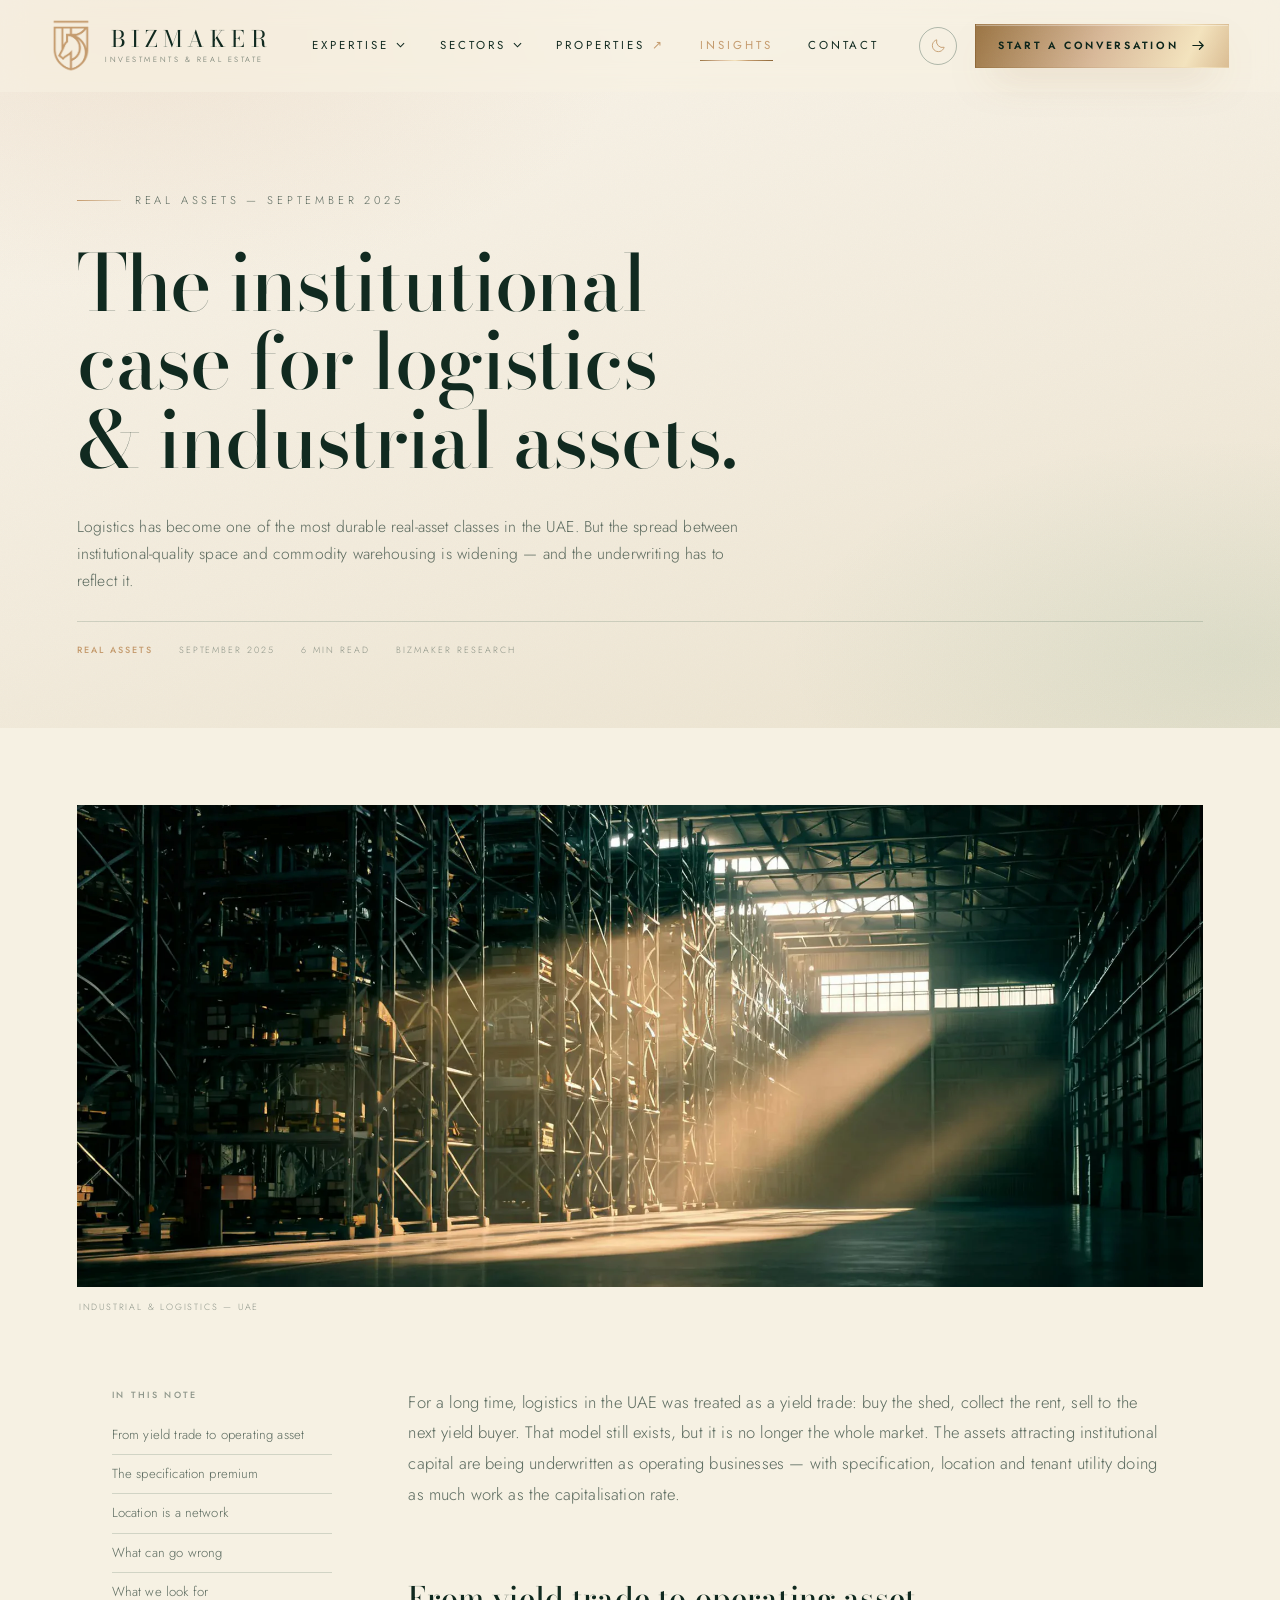
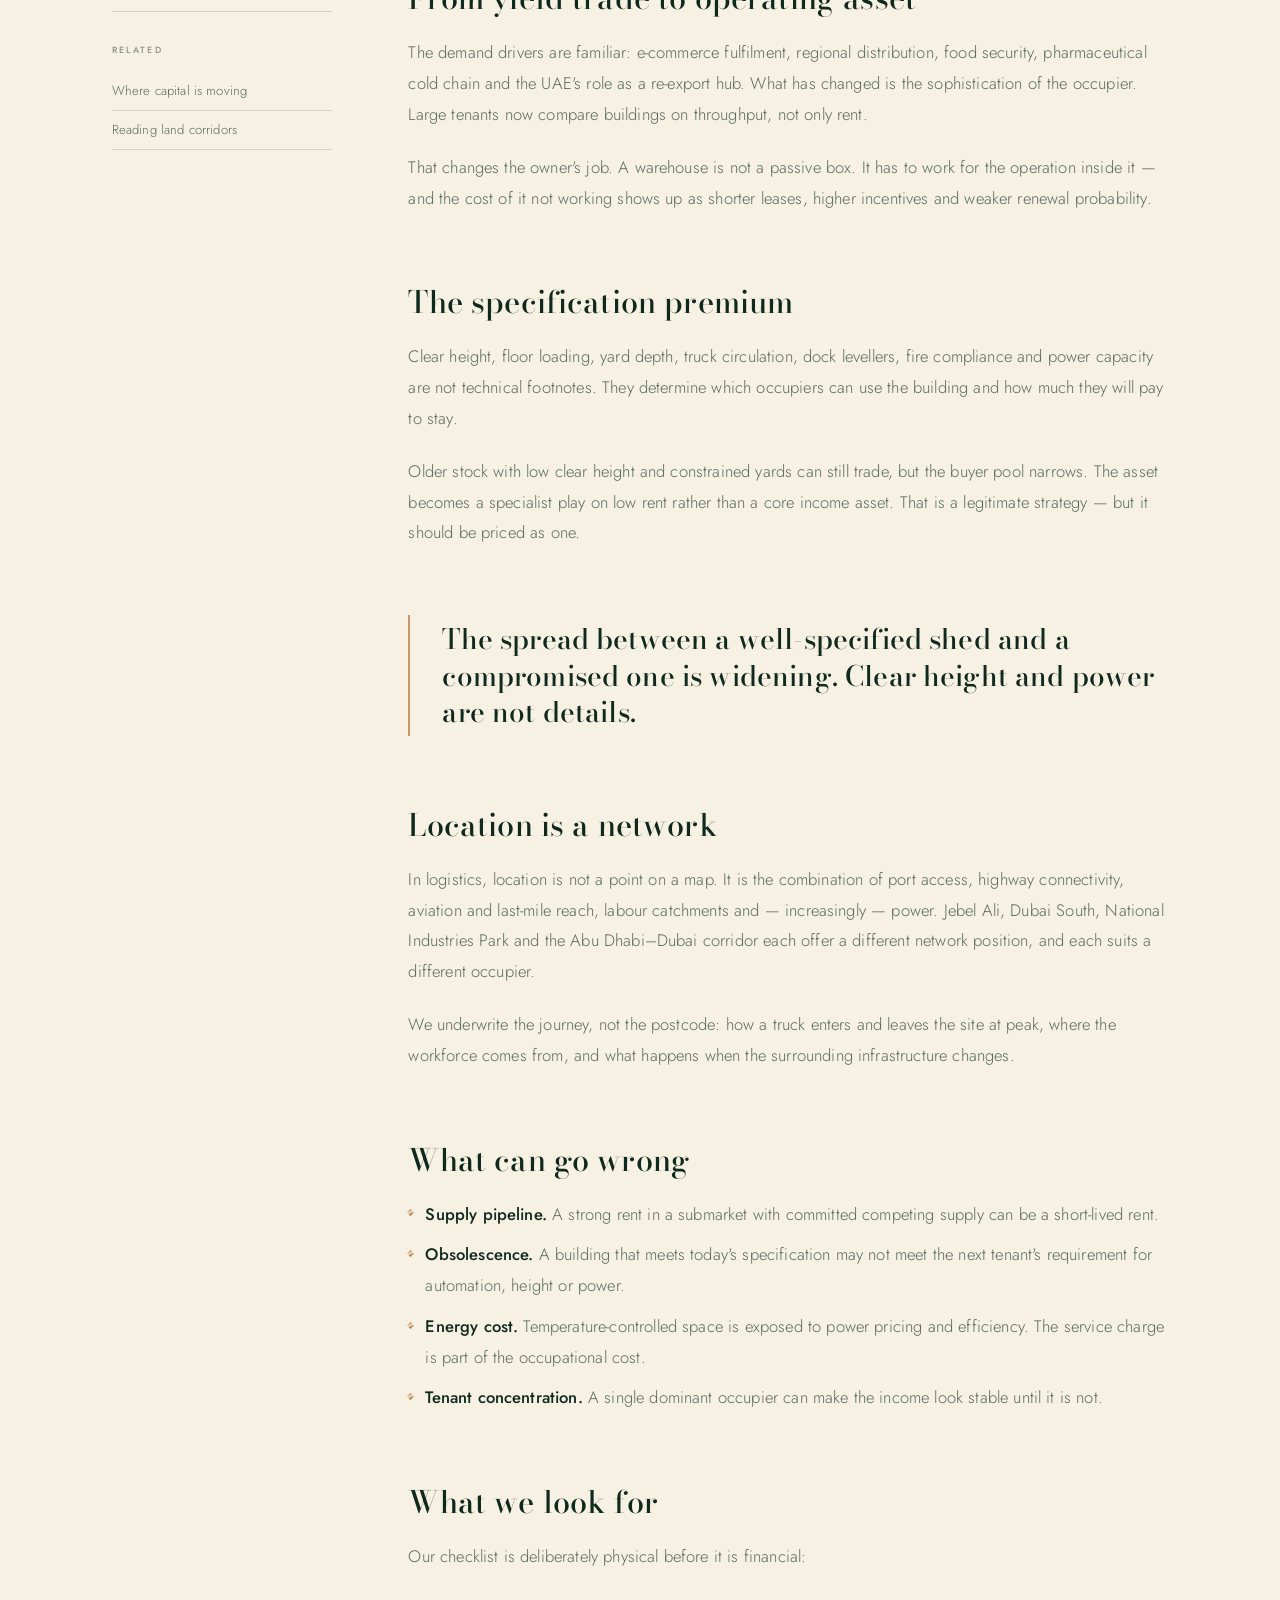
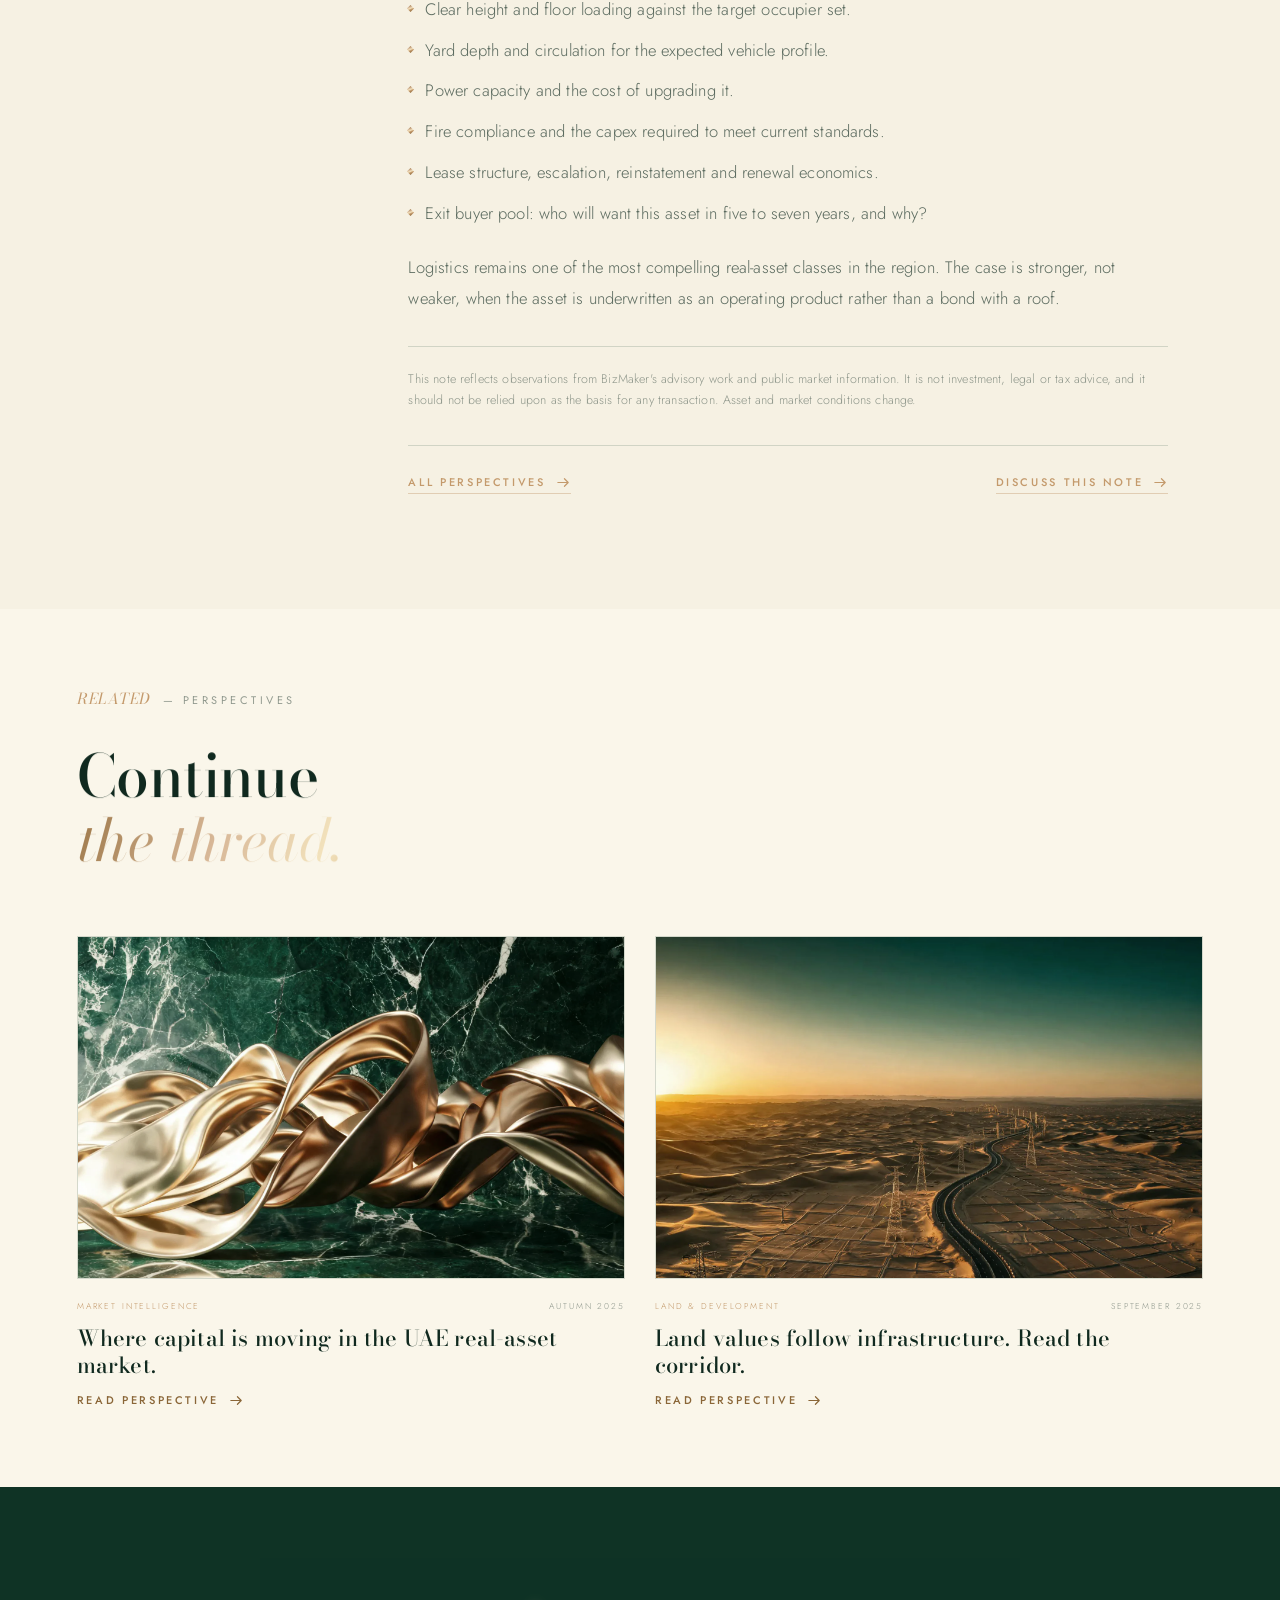
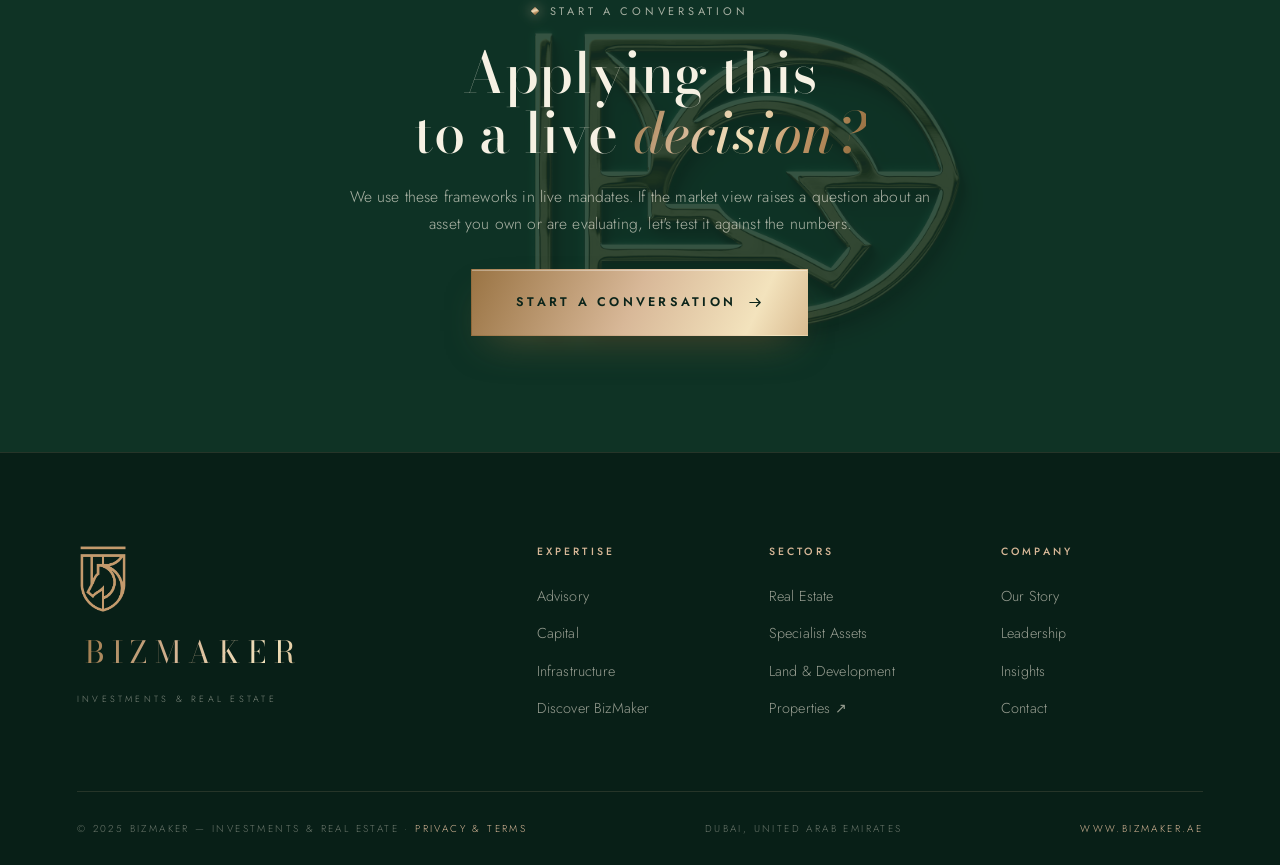
<file: insight-logistics.html>
<!DOCTYPE html>
<html lang="en" data-theme="light" class="lux-lock">
<head>
<meta charset="UTF-8" />
<meta name="viewport" content="width=device-width, initial-scale=1.0" />
<title>The institutional case for logistics &amp; industrial assets. | BizMaker</title>
<meta name="description" content="Why UAE logistics has moved from a yield trade to a long-hold income asset, and the specification, location and lease tests that separate durable income from commodity space." />
<link rel="canonical" href="https://www.bizmaker.ae/insight-logistics.html" />
<meta property="og:type" content="article" />
<meta property="og:site_name" content="BizMaker — Investments &amp; Real Estate" />
<meta property="og:title" content="The institutional case for logistics &amp; industrial assets. | BizMaker" />
<meta property="og:description" content="Why UAE logistics has moved from a yield trade to a long-hold income asset, and the specification, location and lease tests that separate durable income from commodity space." />
<meta property="og:url" content="https://www.bizmaker.ae/insight-logistics.html" />
<meta property="og:image" content="https://www.bizmaker.ae/assets/insight-logistics.webp" />
<meta property="og:image:alt" content="BizMaker — real assets and strategic capital, Dubai" />
<meta name="twitter:card" content="summary_large_image" />
<meta name="twitter:title" content="The institutional case for logistics &amp; industrial assets. | BizMaker" />
<meta name="twitter:description" content="Why UAE logistics has moved from a yield trade to a long-hold income asset, and the specification, location and lease tests that separate durable income from commodity space." />
<meta name="twitter:image" content="https://www.bizmaker.ae/assets/insight-logistics.webp" />
<meta name="theme-color" content="#173d30" />
<link rel="icon" type="image/png" href="assets/logo-shield-gold.png" />
<link rel="preconnect" href="https://fonts.googleapis.com" />
<link rel="preconnect" href="https://fonts.gstatic.com" crossorigin />
<link href="https://fonts.googleapis.com/css2?family=Bodoni+Moda:ital,opsz,wght@0,6..96,400;0,6..96,500;0,6..96,600;0,6..96,700;1,6..96,400;1,6..96,500&family=Jost:wght@300;400;500;600&display=swap" rel="stylesheet" />
<link rel="stylesheet" href="css/style.css?v=88" />
<link rel="stylesheet" href="css/pages.css?v=1" />
<script>try{var t=localStorage.getItem("bizmaker-theme");if(t)document.documentElement.setAttribute("data-theme",t)}catch(e){}</script>
<script type="application/ld+json">
{"@context":"https://schema.org","@type":"ProfessionalService","name":"BizMaker Investments and Real Estate","url":"https://www.bizmaker.ae/","email":"hello@bizmaker.ae","logo":"https://www.bizmaker.ae/assets/logo-shield-gold.png","description":"Dubai-based real-assets and strategic-capital advisory covering real estate, investment structuring and digital infrastructure.","address":{"@type":"PostalAddress","addressLocality":"Dubai","addressCountry":"AE"},"areaServed":["United Arab Emirates","Middle East","Global"]}
</script>
</head>
<body>

<a class="skip-link" href="#main">Skip to content</a>
<!-- ══════════ SCROLL PROGRESS ══════════ -->
<div class="scroll-progress" id="scrollProgress"></div>
<!-- ══════════ SHARED SHIELD CLIP ══════════ -->
<svg width="0" height="0" class="svg-defs" aria-hidden="true" focusable="false">
  <defs>
    <clipPath id="shieldClip" clipPathUnits="objectBoundingBox">
      <path d="M0,0 H1 V0.78 C1,0.95 0.62,1 0.5,1 C0.38,1,0,0.95,0,0.78 Z" />
    </clipPath>
  </defs>
</svg>
<!-- ══════════ HEADER ══════════ -->
<header class="header" id="siteHeader">
  <div class="header__bar">
    <a href="index.html" class="brand" aria-label="BizMaker — home">
      <span class="brand__crest"><img src="assets/logo-shield-gold.png" alt="BizMaker crest" /></span>
      <span class="brand__text">
        <span class="brand__word">BIZMAKER</span>
        <span class="brand__tag">INVESTMENTS &amp; REAL ESTATE</span>
      </span>
    </a>

    <nav class="nav" aria-label="Primary">
      <ul class="nav__list">
        <li class="nav__item has-mega" data-menu="expertise">
          <button class="nav__link" type="button" aria-expanded="false" aria-controls="mega-expertise">EXPERTISE
            <svg class="nav__caret" viewBox="0 0 10 6" aria-hidden="true"><path d="M1 1l4 4 4-4" fill="none" stroke="currentColor" stroke-width="1.2"/></svg>
          </button>
        </li>
        <li class="nav__item has-mega" data-menu="sectors">
          <button class="nav__link" type="button" aria-expanded="false" aria-controls="mega-sectors">SECTORS
            <svg class="nav__caret" viewBox="0 0 10 6" aria-hidden="true"><path d="M1 1l4 4 4-4" fill="none" stroke="currentColor" stroke-width="1.2"/></svg>
          </button>
        </li>
        <li class="nav__item"><a class="nav__link" href="properties.html">PROPERTIES<span class="nav__arrow" aria-hidden="true">↗</span></a></li>
        <li class="nav__item"><a class="nav__link" href="insights.html" aria-current="page">INSIGHTS</a></li>
        <li class="nav__item"><a class="nav__link" href="contact.html">CONTACT</a></li>
      </ul>
    </nav>

    <div class="header__actions">
      <button class="theme-toggle" id="themeToggle" aria-label="Toggle light and dark theme" type="button">
        <svg class="theme-toggle__sun" viewBox="0 0 24 24" aria-hidden="true"><circle cx="12" cy="12" r="4.2" fill="none" stroke="currentColor" stroke-width="1.3"/><path d="M12 2.5v2.4M12 19.1v2.4M2.5 12h2.4M19.1 12h2.4M5.3 5.3l1.7 1.7M17 17l1.7 1.7M18.7 5.3L17 7M7 17l-1.7 1.7" stroke="currentColor" stroke-width="1.3" stroke-linecap="round"/></svg>
        <svg class="theme-toggle__moon" viewBox="0 0 24 24" aria-hidden="true"><path d="M20 14.5A8.5 8.5 0 0 1 9.5 4a8.5 8.5 0 1 0 10.5 10.5z" fill="none" stroke="currentColor" stroke-width="1.3" stroke-linejoin="round"/></svg>
      </button>
      <a href="contact.html" class="btn btn--gold btn--sm header__cta">
        <span>START A CONVERSATION</span>
        <svg viewBox="0 0 16 16" aria-hidden="true"><path d="M2 8h11M9 4l4 4-4 4" fill="none" stroke="currentColor" stroke-width="1.3" stroke-linecap="round" stroke-linejoin="round"/></svg>
      </a>
      <button class="burger" id="burger" aria-label="Open menu" aria-expanded="false" aria-controls="drawer" type="button"><span></span><span></span><span></span></button>
    </div>
  </div>

  <!-- MEGA: EXPERTISE -->
  <div class="mega" id="mega-expertise">
    <div class="mega__inner">
      <div class="mega__lead">
        <p class="mega__eyebrow">EXPERTISE</p>
        <h3 class="mega__title">Three perspectives.<br/><em>One strategic view.</em></h3>
        <a href="expertise.html" class="link-arrow mega__all">Explore our expertise
          <svg viewBox="0 0 16 16" aria-hidden="true"><path d="M2 8h11M9 4l4 4-4 4" fill="none" stroke="currentColor" stroke-width="1.3" stroke-linecap="round" stroke-linejoin="round"/></svg>
        </a>
      </div>
      <div class="mega__cols">
        <a class="mega-col" href="expertise.html#advisory">
          <span class="mega-col__index">01</span>
          <span class="mega-col__name">Advisory</span>
          <span class="mega-col__desc">Real estate &amp; investment advisory. Market intelligence, feasibility, asset &amp; portfolio strategy, market entry.</span>
          <span class="mega-col__items">Development Advisory<i></i>Investor Representation<i></i>Land &amp; Site Strategy</span>
        </a>
        <a class="mega-col" href="expertise.html#capital">
          <span class="mega-col__index">02</span>
          <span class="mega-col__name">Capital</span>
          <span class="mega-col__desc">Connecting opportunity with capital. Investment structuring, partnerships, acquisitions &amp; dispositions.</span>
          <span class="mega-col__items">Investment Structuring<i></i>Joint Ventures<i></i>Acquisitions &amp; Dispositions</span>
        </a>
        <a class="mega-col" href="expertise.html#infrastructure">
          <span class="mega-col__index">03</span>
          <span class="mega-col__name">Infrastructure</span>
          <span class="mega-col__desc">Data centres and strategic development — land, power, connectivity and the infrastructure of the future economy.</span>
          <span class="mega-col__items">Data Centres<i></i>Strategic Development<i></i>Infrastructure Advisory</span>
        </a>
        <div class="mega-col mega-col--quiet">
          <span class="mega-col__eyebrow">DISCOVER BIZMAKER</span>
          <a href="about.html"><span class="mega-col__row">Our Story</span></a>
          <a href="about.html#leadership"><span class="mega-col__row">Leadership</span></a>
          <a href="contact.html"><span class="mega-col__row">Connect</span></a>
        </div>
      </div>
    </div>
  </div>

  <!-- MEGA: SECTORS -->
  <div class="mega" id="mega-sectors">
    <div class="mega__inner">
      <div class="mega__lead">
        <p class="mega__eyebrow">SECTORS</p>
        <h3 class="mega__title">Real assets<br/><em>across markets.</em></h3>
        <a href="sectors.html" class="link-arrow mega__all">View all sectors
          <svg viewBox="0 0 16 16" aria-hidden="true"><path d="M2 8h11M9 4l4 4-4 4" fill="none" stroke="currentColor" stroke-width="1.3" stroke-linecap="round" stroke-linejoin="round"/></svg>
        </a>
      </div>
      <div class="mega__cols">
        <div class="mega-col mega-col--group">
          <span class="mega-col__eyebrow">REAL ESTATE</span>
          <a href="sectors.html#commercial"><span class="mega-col__row">Commercial</span></a>
          <a href="sectors.html#retail"><span class="mega-col__row">Retail</span></a>
          <a href="sectors.html#residential"><span class="mega-col__row">Residential</span></a>
          <a href="sectors.html#industrial"><span class="mega-col__row">Industrial &amp; Logistics</span></a>
          <a href="sectors.html#land"><span class="mega-col__row">Land &amp; Development</span></a>
        </div>
        <div class="mega-col mega-col--group">
          <span class="mega-col__eyebrow">SPECIALIST ASSETS</span>
          <a href="sectors.html#hospitality"><span class="mega-col__row">Hospitality &amp; Hotels</span></a>
          <a href="sectors.html#healthcare"><span class="mega-col__row">Healthcare</span></a>
          <a href="sectors.html#education"><span class="mega-col__row">Education</span></a>
          <a href="sectors.html#life-sciences"><span class="mega-col__row">Life Sciences</span></a>
          <a href="sectors.html#leisure"><span class="mega-col__row">Leisure &amp; Entertainment</span></a>
        </div>
        <div class="mega-col mega-col--feature">
          <div class="mega-col__featureimg" data-parallax-scale><img src="assets/img-sector-land.jpg" alt="Aerial view of development land in Dubai" loading="lazy" /></div>
          <span class="mega-col__name">Selected Opportunities</span>
          <span class="mega-col__desc">A curated view of real assets currently available through the BizMaker platform.</span>
          <a href="properties.html" class="link-arrow">View properties <svg viewBox="0 0 16 16" aria-hidden="true"><path d="M2 8h11M9 4l4 4-4 4" fill="none" stroke="currentColor" stroke-width="1.3" stroke-linecap="round" stroke-linejoin="round"/></svg></a>
        </div>
      </div>
    </div>
  </div>
</header>

<!-- MOBILE DRAWER -->
<div class="drawer" id="drawer" aria-hidden="true">
  <div class="drawer__inner">
    <a href="expertise.html" class="drawer__link"><span>EXPERTISE</span><em>01</em></a>
    <a href="sectors.html" class="drawer__link"><span>SECTORS</span><em>02</em></a>
    <a href="properties.html" class="drawer__link"><span>PROPERTIES</span><em>03</em></a>
    <a href="insights.html" class="drawer__link"><span>INSIGHTS</span><em>04</em></a>
    <a href="contact.html" class="drawer__link"><span>CONTACT</span><em>05</em></a>
    <a href="contact.html" class="btn btn--gold drawer__cta">START A CONVERSATION</a>
  </div>
</div>
<main id="main">

<!-- ══════════ PAGE HERO ══════════ -->
<section class="page-hero page-hero--wide">
  <div class="page-hero__bg" aria-hidden="true"></div>
  <div class="container page-hero__inner">
    <div class="page-hero__copy">
      <p class="page-hero__eyebrow" data-reveal><i></i>REAL ASSETS — SEPTEMBER 2025</p>
      <h1 class="page-hero__title" data-reveal>The institutional case for logistics &amp; industrial assets.</h1>
      <p class="page-hero__lead" data-reveal>Logistics has become one of the most durable real-asset classes in the UAE. But the spread between institutional-quality space and commodity warehousing is widening — and the underwriting has to reflect it.</p>
      
    </div>
  </div>
  <div class="container article-meta-row" data-reveal>
    <span><strong>REAL ASSETS</strong></span>
    <span>SEPTEMBER 2025</span>
    <span>6 MIN READ</span>
    <span>BIZMAKER RESEARCH</span>
  </div>
</section>

<section class="page-section page-section--tight" style="padding-bottom:0">
  <div class="container">
    <figure class="article-figure" data-reveal>
      <img src="assets/insight-logistics.webp" alt="High-spec distribution warehouse interior at dusk" loading="eager" decoding="async" />
      <figcaption>INDUSTRIAL & LOGISTICS — UAE</figcaption>
    </figure>
  </div>
</section>

<section class="page-section" style="padding-top:clamp(40px,5vw,60px)">
  <div class="container article-layout">

      <aside class="article-aside">
        <h2>In this note</h2>
        <a href="#shift">From yield trade to operating asset</a>
        <a href="#specification">The specification premium</a>
        <a href="#network">Location is a network</a>
        <a href="#risk">What can go wrong</a>
        <a href="#tests">What we look for</a>
        <h2 style="margin-top:30px">Related</h2>
        <a href="insight-capital-2026.html">Where capital is moving</a>
        <a href="insight-land-corridors.html">Reading land corridors</a>
      </aside>
    <article class="article-body" data-reveal>

        <p>For a long time, logistics in the UAE was treated as a yield trade: buy the shed, collect the rent, sell to the next yield buyer. That model still exists, but it is no longer the whole market. The assets attracting institutional capital are being underwritten as operating businesses — with specification, location and tenant utility doing as much work as the capitalisation rate.</p>

        <h2 id="shift">From yield trade to operating asset</h2>
        <p>The demand drivers are familiar: e-commerce fulfilment, regional distribution, food security, pharmaceutical cold chain and the UAE's role as a re-export hub. What has changed is the sophistication of the occupier. Large tenants now compare buildings on throughput, not only rent.</p>
        <p>That changes the owner's job. A warehouse is not a passive box. It has to work for the operation inside it — and the cost of it not working shows up as shorter leases, higher incentives and weaker renewal probability.</p>

        <h2 id="specification">The specification premium</h2>
        <p>Clear height, floor loading, yard depth, truck circulation, dock levellers, fire compliance and power capacity are not technical footnotes. They determine which occupiers can use the building and how much they will pay to stay.</p>
        <p>Older stock with low clear height and constrained yards can still trade, but the buyer pool narrows. The asset becomes a specialist play on low rent rather than a core income asset. That is a legitimate strategy — but it should be priced as one.</p>

        <div class="pullquote">The spread between a well-specified shed and a compromised one is widening. Clear height and power are not details.</div>

        <h2 id="network">Location is a network</h2>
        <p>In logistics, location is not a point on a map. It is the combination of port access, highway connectivity, aviation and last-mile reach, labour catchments and — increasingly — power. Jebel Ali, Dubai South, National Industries Park and the Abu Dhabi–Dubai corridor each offer a different network position, and each suits a different occupier.</p>
        <p>We underwrite the journey, not the postcode: how a truck enters and leaves the site at peak, where the workforce comes from, and what happens when the surrounding infrastructure changes.</p>

        <h2 id="risk">What can go wrong</h2>
        <ul>
          <li><strong>Supply pipeline.</strong> A strong rent in a submarket with committed competing supply can be a short-lived rent.</li>
          <li><strong>Obsolescence.</strong> A building that meets today's specification may not meet the next tenant's requirement for automation, height or power.</li>
          <li><strong>Energy cost.</strong> Temperature-controlled space is exposed to power pricing and efficiency. The service charge is part of the occupational cost.</li>
          <li><strong>Tenant concentration.</strong> A single dominant occupier can make the income look stable until it is not.</li>
        </ul>

        <h2 id="tests">What we look for</h2>
        <p>Our checklist is deliberately physical before it is financial:</p>
        <ul>
          <li>Clear height and floor loading against the target occupier set.</li>
          <li>Yard depth and circulation for the expected vehicle profile.</li>
          <li>Power capacity and the cost of upgrading it.</li>
          <li>Fire compliance and the capex required to meet current standards.</li>
          <li>Lease structure, escalation, reinstatement and renewal economics.</li>
          <li>Exit buyer pool: who will want this asset in five to seven years, and why?</li>
        </ul>
        <p>Logistics remains one of the most compelling real-asset classes in the region. The case is stronger, not weaker, when the asset is underwritten as an operating product rather than a bond with a roof.</p>
      
      <p class="article-disclaimer">This note reflects observations from BizMaker's advisory work and public market information. It is not investment, legal or tax advice, and it should not be relied upon as the basis for any transaction. Asset and market conditions change.</p>
      <div class="article-footer">
        <a href="insights.html" class="link-arrow">All perspectives <svg viewBox="0 0 16 16" aria-hidden="true"><path d="M2 8h11M9 4l4 4-4 4" fill="none" stroke="currentColor" stroke-width="1.3" stroke-linecap="round" stroke-linejoin="round"/></svg></a>
        <a href="contact.html?interest=Insights" class="link-arrow">Discuss this note <svg viewBox="0 0 16 16" aria-hidden="true"><path d="M2 8h11M9 4l4 4-4 4" fill="none" stroke="currentColor" stroke-width="1.3" stroke-linecap="round" stroke-linejoin="round"/></svg></a>
      </div>
    </article>
  </div>
</section>

<section class="page-section page-section--soft page-section--tight">
  <div class="container">
    <header class="section-head">
      <div>
        <p class="section-index" data-reveal><em>RELATED</em> — PERSPECTIVES</p>
        <h2 class="section-title" data-reveal-lines>
          <span class="line"><span class="line__inner">Continue</span></span>
          <span class="line"><span class="line__inner"><em>the thread.</em></span></span>
        </h2>
      </div>
    </header>
    <div class="related-grid">

        <article class="insight-card" data-reveal>
          <a href="insight-capital-2026.html" class="insight-card__media" tabindex="-1" aria-hidden="true"><img src="assets/insight-capital.webp" alt="Abstract champagne-gold ribbons flowing over deep green marble" loading="lazy" /></a>
          <div class="insight-card__meta"><span>MARKET INTELLIGENCE</span><time>AUTUMN 2025</time></div>
          <h3><a href="insight-capital-2026.html">Where capital is moving in the UAE real-asset market.</a></h3>
          <a href="insight-capital-2026.html" class="link-arrow">Read perspective <svg viewBox="0 0 16 16" aria-hidden="true"><path d="M2 8h11M9 4l4 4-4 4" fill="none" stroke="currentColor" stroke-width="1.3" stroke-linecap="round" stroke-linejoin="round"/></svg></a>
        </article>

        <article class="insight-card" data-reveal>
          <a href="insight-land-corridors.html" class="insight-card__media" tabindex="-1" aria-hidden="true"><img src="assets/insight-land.webp" alt="Aerial view of a desert infrastructure corridor at sunset" loading="lazy" /></a>
          <div class="insight-card__meta"><span>LAND & DEVELOPMENT</span><time>SEPTEMBER 2025</time></div>
          <h3><a href="insight-land-corridors.html">Land values follow infrastructure. Read the corridor.</a></h3>
          <a href="insight-land-corridors.html" class="link-arrow">Read perspective <svg viewBox="0 0 16 16" aria-hidden="true"><path d="M2 8h11M9 4l4 4-4 4" fill="none" stroke="currentColor" stroke-width="1.3" stroke-linecap="round" stroke-linejoin="round"/></svg></a>
        </article>
    </div>
  </div>
</section>

<!-- ══════════ CTA BAND ══════════ -->
<section class="cta-band">
  <div class="cta-band__mark" aria-hidden="true"><img src="assets/emblem-3d-gold.png" alt="" loading="lazy" /></div>
  <div class="container cta-band__inner" data-reveal>
    <p class="eyebrow eyebrow--light cta-band__eyebrow"><span class="eyebrow__dot"></span> START A CONVERSATION</p>
    <h2 class="cta-band__title">Applying this<br/>to a live <em>decision?</em></h2>
    <p class="cta-band__copy">We use these frameworks in live mandates. If the market view raises a question about an asset you own or are evaluating, let's test it against the numbers.</p>
    <a href="contact.html" class="btn btn--gold btn--lg" data-reveal>
      <span>START A CONVERSATION</span>
      <svg viewBox="0 0 16 16" aria-hidden="true"><path d="M2 8h11M9 4l4 4-4 4" fill="none" stroke="currentColor" stroke-width="1.3" stroke-linecap="round" stroke-linejoin="round"/></svg>
    </a>
  </div>
</section>

</main>
<!-- ══════════ FOOTER ══════════ -->
<footer class="footer">
  <div class="container footer__inner">
    <div class="footer__brand">
      <img src="assets/logo-shield-gold.png" alt="BizMaker crest" class="footer__crest" />
      <span class="footer__word">BIZMAKER</span>
      <span class="footer__tag">INVESTMENTS &amp; REAL ESTATE</span>
    </div>
    <div class="footer__cols">
      <div class="footer__col">
        <h5>EXPERTISE</h5>
        <a href="expertise.html#advisory">Advisory</a>
        <a href="expertise.html#capital">Capital</a>
        <a href="expertise.html#infrastructure">Infrastructure</a>
        <a href="about.html">Discover BizMaker</a>
      </div>
      <div class="footer__col">
        <h5>SECTORS</h5>
        <a href="sectors.html#commercial">Real Estate</a>
        <a href="sectors.html#hospitality">Specialist Assets</a>
        <a href="sectors.html#land">Land &amp; Development</a>
        <a href="properties.html">Properties <span aria-hidden="true">↗</span></a>
      </div>
      <div class="footer__col">
        <h5>COMPANY</h5>
        <a href="about.html">Our Story</a>
        <a href="about.html#leadership">Leadership</a>
        <a href="insights.html">Insights</a>
        <a href="contact.html">Contact</a>
      </div>
    </div>
  </div>
  <div class="container footer__base">
    <span>© 2025 BIZMAKER — INVESTMENTS &amp; REAL ESTATE · <a href="legal.html">PRIVACY &amp; TERMS</a></span>
    <span>DUBAI, UNITED ARAB EMIRATES</span>
    <span class="footer__web">WWW.BIZMAKER.AE</span>
  </div>
</footer>

<div class="noise" aria-hidden="true"></div>
<script src="js/main.js?v=7" defer></script>
</body>
</html>
</file>
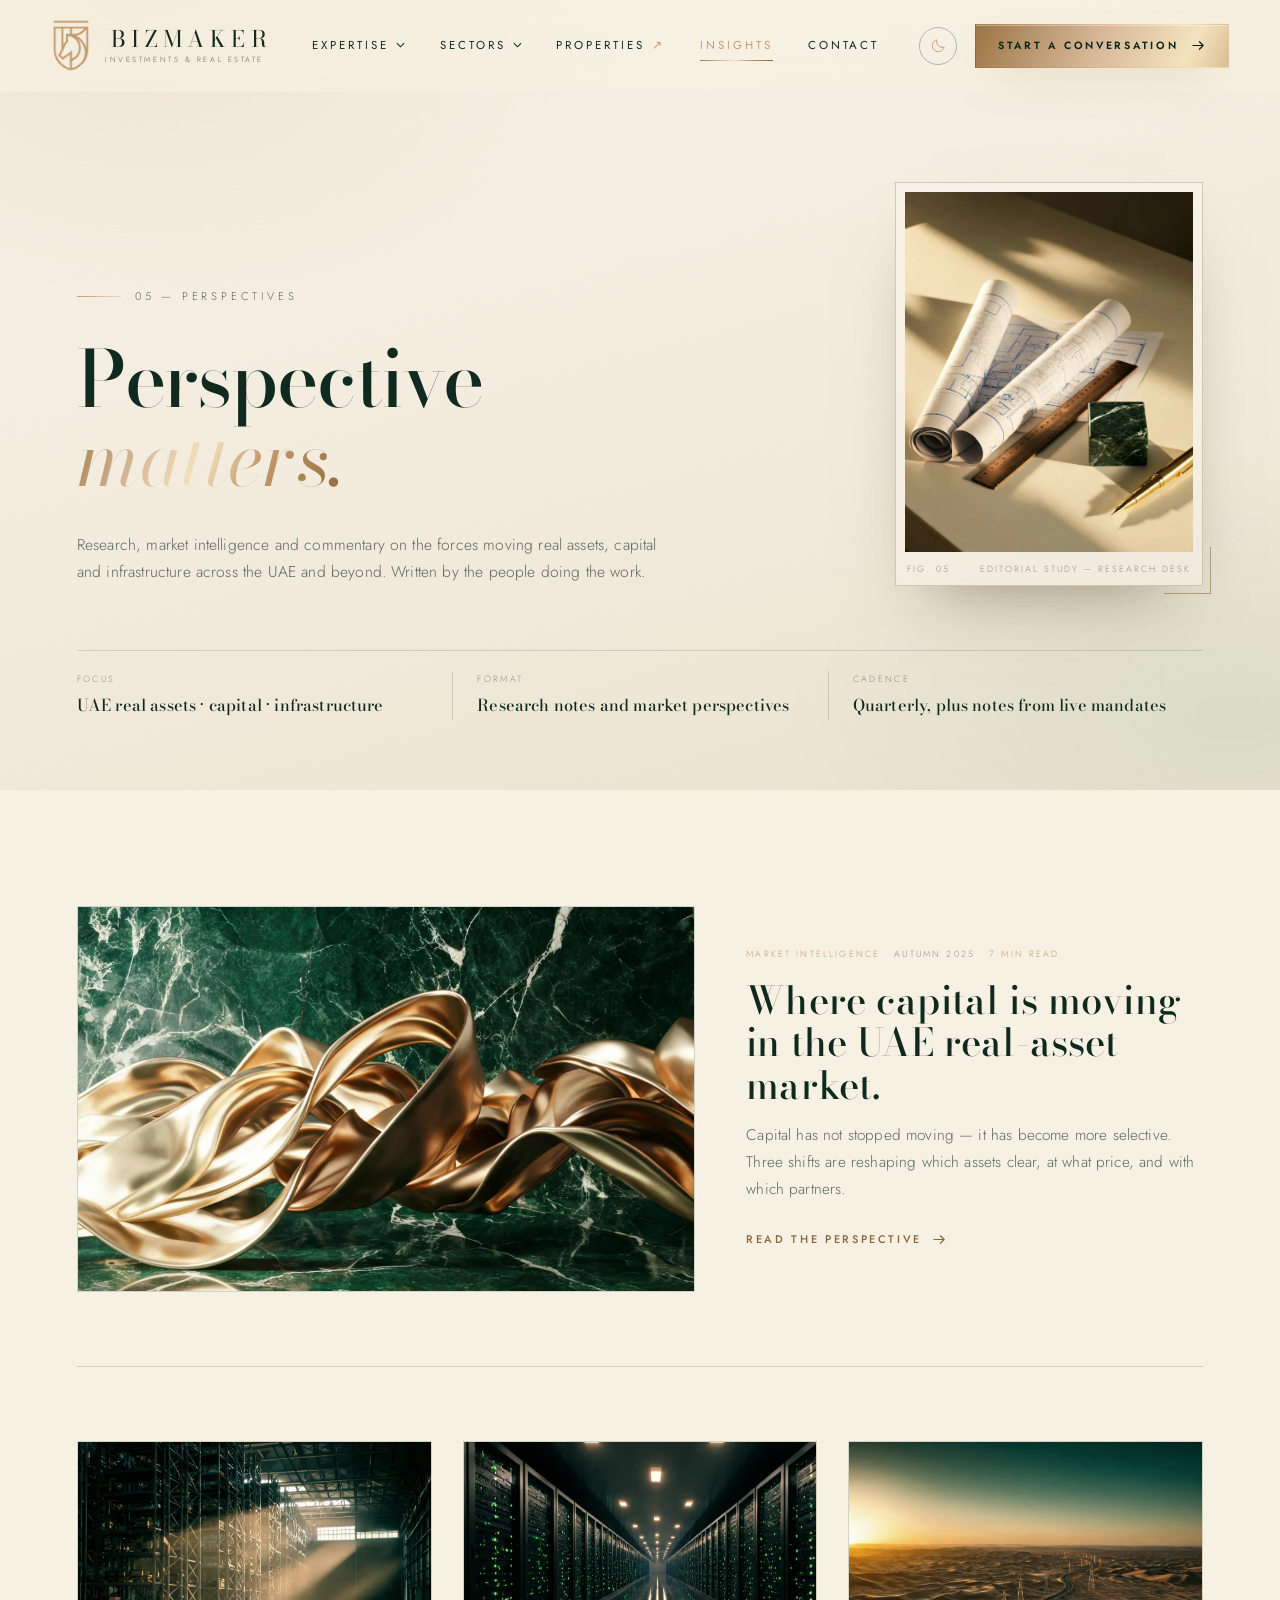
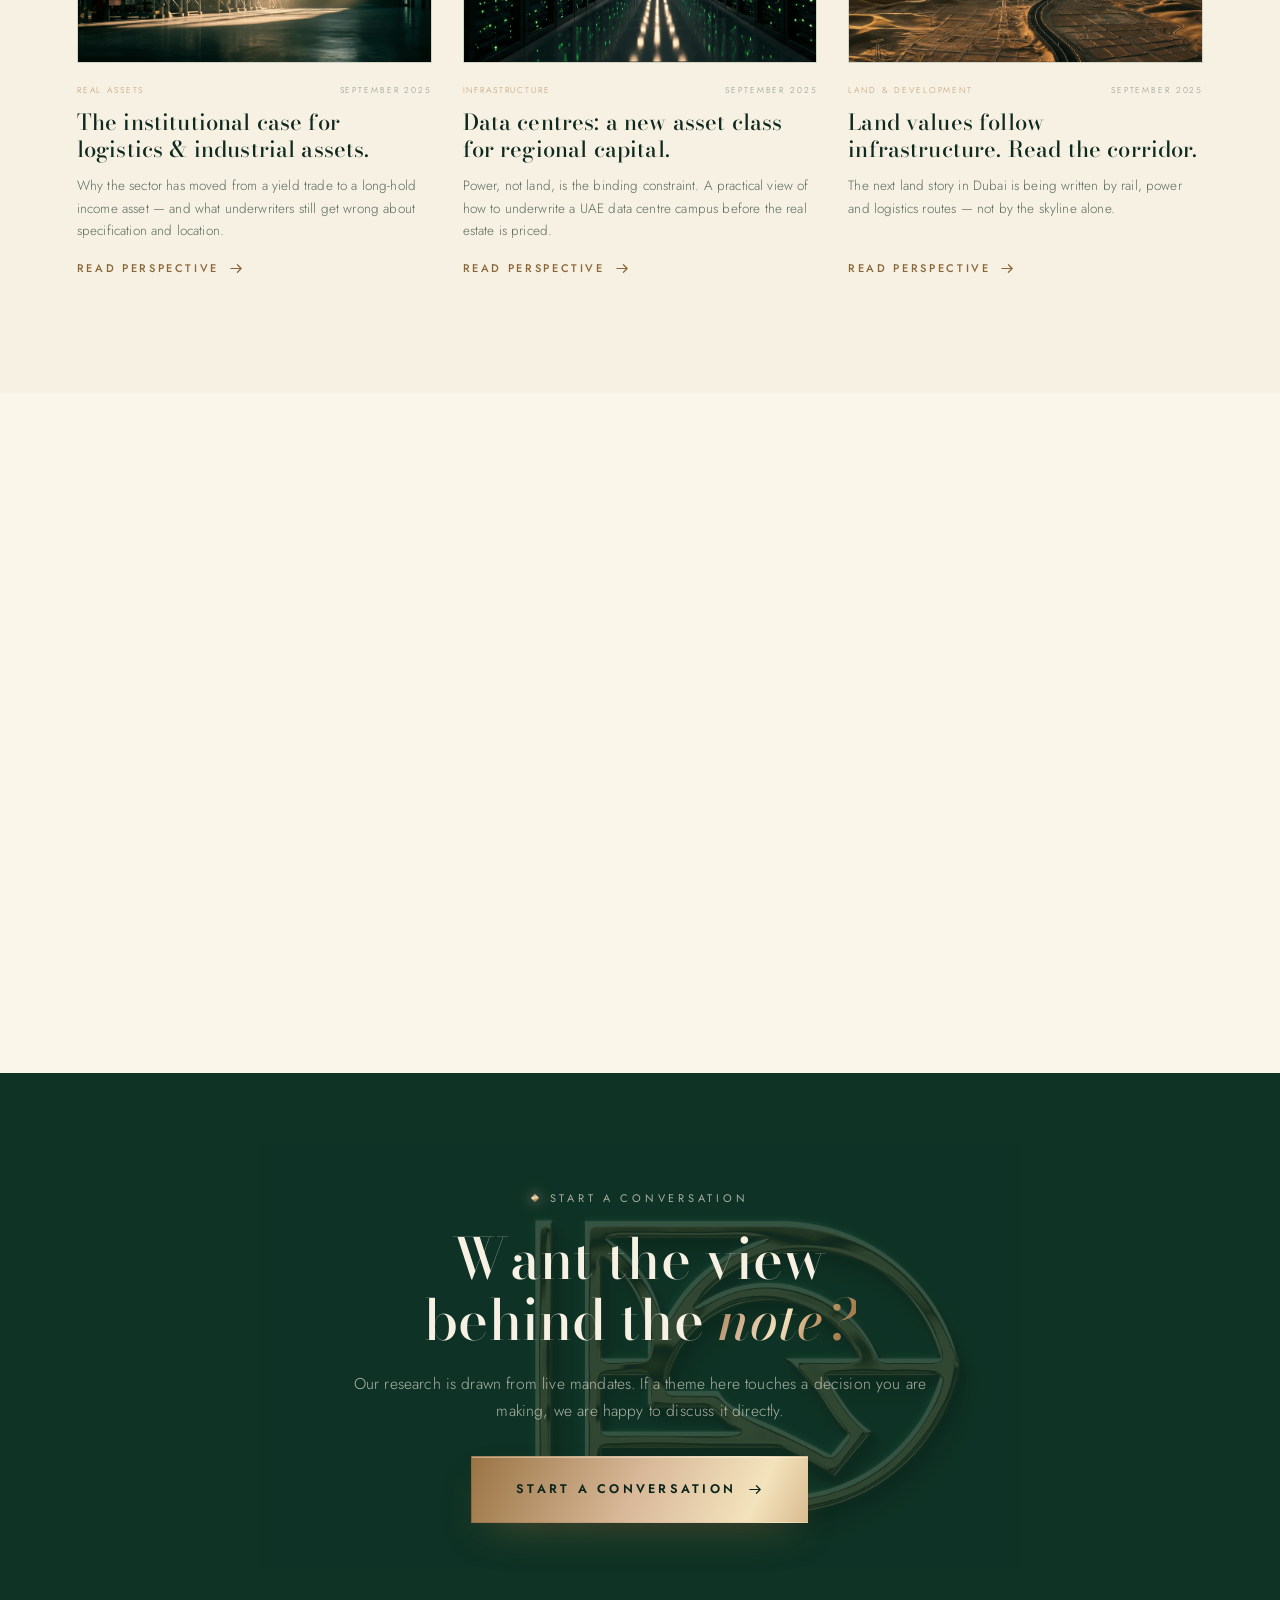
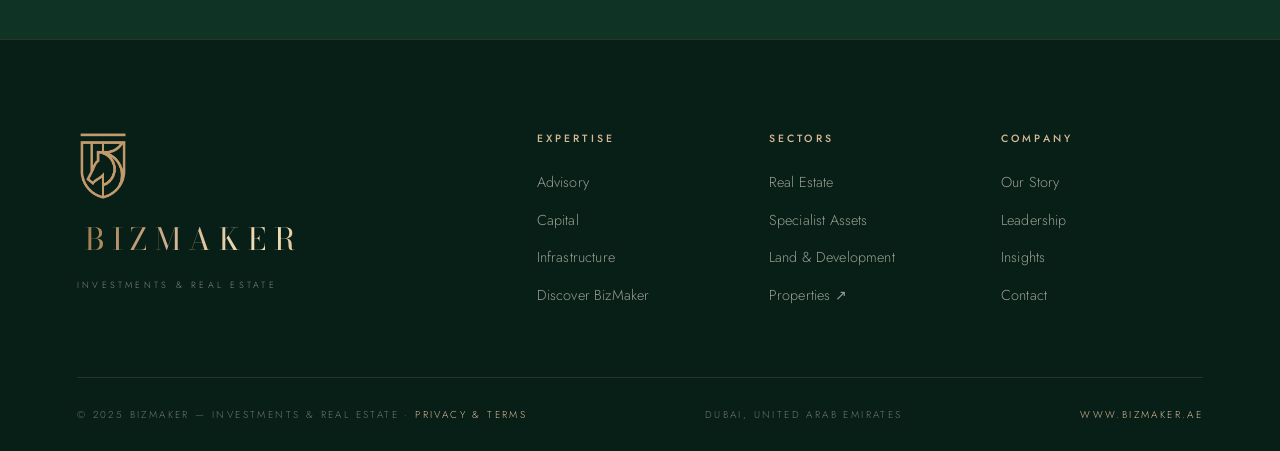
<file: insights.html>
<!DOCTYPE html>
<html lang="en" data-theme="light" class="lux-lock">
<head>
<meta charset="UTF-8" />
<meta name="viewport" content="width=device-width, initial-scale=1.0" />
<title>Insights — UAE Real Assets, Capital & Infrastructure | BizMaker</title>
<meta name="description" content="Research and market perspectives on UAE real assets, capital flows, logistics, land corridors and digital infrastructure from BizMaker." />
<link rel="canonical" href="https://www.bizmaker.ae/insights.html" />
<meta property="og:type" content="website" />
<meta property="og:site_name" content="BizMaker — Investments &amp; Real Estate" />
<meta property="og:title" content="Insights — UAE Real Assets, Capital & Infrastructure | BizMaker" />
<meta property="og:description" content="Research and market perspectives on UAE real assets, capital flows, logistics, land corridors and digital infrastructure from BizMaker." />
<meta property="og:url" content="https://www.bizmaker.ae/insights.html" />
<meta property="og:image" content="https://www.bizmaker.ae/assets/hero-insights.webp" />
<meta property="og:image:alt" content="BizMaker — real assets and strategic capital, Dubai" />
<meta name="twitter:card" content="summary_large_image" />
<meta name="twitter:title" content="Insights — UAE Real Assets, Capital & Infrastructure | BizMaker" />
<meta name="twitter:description" content="Research and market perspectives on UAE real assets, capital flows, logistics, land corridors and digital infrastructure from BizMaker." />
<meta name="twitter:image" content="https://www.bizmaker.ae/assets/hero-insights.webp" />
<meta name="theme-color" content="#173d30" />
<link rel="icon" type="image/png" href="assets/logo-shield-gold.png" />
<link rel="preconnect" href="https://fonts.googleapis.com" />
<link rel="preconnect" href="https://fonts.gstatic.com" crossorigin />
<link href="https://fonts.googleapis.com/css2?family=Bodoni+Moda:ital,opsz,wght@0,6..96,400;0,6..96,500;0,6..96,600;0,6..96,700;1,6..96,400;1,6..96,500&family=Jost:wght@300;400;500;600&display=swap" rel="stylesheet" />
<link rel="stylesheet" href="css/style.css?v=88" />
<link rel="stylesheet" href="css/pages.css?v=1" />
<script>try{var t=localStorage.getItem("bizmaker-theme");if(t)document.documentElement.setAttribute("data-theme",t)}catch(e){}</script>
<script type="application/ld+json">
{"@context":"https://schema.org","@type":"ProfessionalService","name":"BizMaker Investments and Real Estate","url":"https://www.bizmaker.ae/","email":"hello@bizmaker.ae","logo":"https://www.bizmaker.ae/assets/logo-shield-gold.png","description":"Dubai-based real-assets and strategic-capital advisory covering real estate, investment structuring and digital infrastructure.","address":{"@type":"PostalAddress","addressLocality":"Dubai","addressCountry":"AE"},"areaServed":["United Arab Emirates","Middle East","Global"]}
</script>
</head>
<body>

<a class="skip-link" href="#main">Skip to content</a>
<!-- ══════════ SCROLL PROGRESS ══════════ -->
<div class="scroll-progress" id="scrollProgress"></div>
<!-- ══════════ SHARED SHIELD CLIP ══════════ -->
<svg width="0" height="0" class="svg-defs" aria-hidden="true" focusable="false">
  <defs>
    <clipPath id="shieldClip" clipPathUnits="objectBoundingBox">
      <path d="M0,0 H1 V0.78 C1,0.95 0.62,1 0.5,1 C0.38,1,0,0.95,0,0.78 Z" />
    </clipPath>
  </defs>
</svg>
<!-- ══════════ HEADER ══════════ -->
<header class="header" id="siteHeader">
  <div class="header__bar">
    <a href="index.html" class="brand" aria-label="BizMaker — home">
      <span class="brand__crest"><img src="assets/logo-shield-gold.png" alt="BizMaker crest" /></span>
      <span class="brand__text">
        <span class="brand__word">BIZMAKER</span>
        <span class="brand__tag">INVESTMENTS &amp; REAL ESTATE</span>
      </span>
    </a>

    <nav class="nav" aria-label="Primary">
      <ul class="nav__list">
        <li class="nav__item has-mega" data-menu="expertise">
          <button class="nav__link" type="button" aria-expanded="false" aria-controls="mega-expertise">EXPERTISE
            <svg class="nav__caret" viewBox="0 0 10 6" aria-hidden="true"><path d="M1 1l4 4 4-4" fill="none" stroke="currentColor" stroke-width="1.2"/></svg>
          </button>
        </li>
        <li class="nav__item has-mega" data-menu="sectors">
          <button class="nav__link" type="button" aria-expanded="false" aria-controls="mega-sectors">SECTORS
            <svg class="nav__caret" viewBox="0 0 10 6" aria-hidden="true"><path d="M1 1l4 4 4-4" fill="none" stroke="currentColor" stroke-width="1.2"/></svg>
          </button>
        </li>
        <li class="nav__item"><a class="nav__link" href="properties.html">PROPERTIES<span class="nav__arrow" aria-hidden="true">↗</span></a></li>
        <li class="nav__item"><a class="nav__link" href="insights.html" aria-current="page">INSIGHTS</a></li>
        <li class="nav__item"><a class="nav__link" href="contact.html">CONTACT</a></li>
      </ul>
    </nav>

    <div class="header__actions">
      <button class="theme-toggle" id="themeToggle" aria-label="Toggle light and dark theme" type="button">
        <svg class="theme-toggle__sun" viewBox="0 0 24 24" aria-hidden="true"><circle cx="12" cy="12" r="4.2" fill="none" stroke="currentColor" stroke-width="1.3"/><path d="M12 2.5v2.4M12 19.1v2.4M2.5 12h2.4M19.1 12h2.4M5.3 5.3l1.7 1.7M17 17l1.7 1.7M18.7 5.3L17 7M7 17l-1.7 1.7" stroke="currentColor" stroke-width="1.3" stroke-linecap="round"/></svg>
        <svg class="theme-toggle__moon" viewBox="0 0 24 24" aria-hidden="true"><path d="M20 14.5A8.5 8.5 0 0 1 9.5 4a8.5 8.5 0 1 0 10.5 10.5z" fill="none" stroke="currentColor" stroke-width="1.3" stroke-linejoin="round"/></svg>
      </button>
      <a href="contact.html" class="btn btn--gold btn--sm header__cta">
        <span>START A CONVERSATION</span>
        <svg viewBox="0 0 16 16" aria-hidden="true"><path d="M2 8h11M9 4l4 4-4 4" fill="none" stroke="currentColor" stroke-width="1.3" stroke-linecap="round" stroke-linejoin="round"/></svg>
      </a>
      <button class="burger" id="burger" aria-label="Open menu" aria-expanded="false" aria-controls="drawer" type="button"><span></span><span></span><span></span></button>
    </div>
  </div>

  <!-- MEGA: EXPERTISE -->
  <div class="mega" id="mega-expertise">
    <div class="mega__inner">
      <div class="mega__lead">
        <p class="mega__eyebrow">EXPERTISE</p>
        <h3 class="mega__title">Three perspectives.<br/><em>One strategic view.</em></h3>
        <a href="expertise.html" class="link-arrow mega__all">Explore our expertise
          <svg viewBox="0 0 16 16" aria-hidden="true"><path d="M2 8h11M9 4l4 4-4 4" fill="none" stroke="currentColor" stroke-width="1.3" stroke-linecap="round" stroke-linejoin="round"/></svg>
        </a>
      </div>
      <div class="mega__cols">
        <a class="mega-col" href="expertise.html#advisory">
          <span class="mega-col__index">01</span>
          <span class="mega-col__name">Advisory</span>
          <span class="mega-col__desc">Real estate &amp; investment advisory. Market intelligence, feasibility, asset &amp; portfolio strategy, market entry.</span>
          <span class="mega-col__items">Development Advisory<i></i>Investor Representation<i></i>Land &amp; Site Strategy</span>
        </a>
        <a class="mega-col" href="expertise.html#capital">
          <span class="mega-col__index">02</span>
          <span class="mega-col__name">Capital</span>
          <span class="mega-col__desc">Connecting opportunity with capital. Investment structuring, partnerships, acquisitions &amp; dispositions.</span>
          <span class="mega-col__items">Investment Structuring<i></i>Joint Ventures<i></i>Acquisitions &amp; Dispositions</span>
        </a>
        <a class="mega-col" href="expertise.html#infrastructure">
          <span class="mega-col__index">03</span>
          <span class="mega-col__name">Infrastructure</span>
          <span class="mega-col__desc">Data centres and strategic development — land, power, connectivity and the infrastructure of the future economy.</span>
          <span class="mega-col__items">Data Centres<i></i>Strategic Development<i></i>Infrastructure Advisory</span>
        </a>
        <div class="mega-col mega-col--quiet">
          <span class="mega-col__eyebrow">DISCOVER BIZMAKER</span>
          <a href="about.html"><span class="mega-col__row">Our Story</span></a>
          <a href="about.html#leadership"><span class="mega-col__row">Leadership</span></a>
          <a href="contact.html"><span class="mega-col__row">Connect</span></a>
        </div>
      </div>
    </div>
  </div>

  <!-- MEGA: SECTORS -->
  <div class="mega" id="mega-sectors">
    <div class="mega__inner">
      <div class="mega__lead">
        <p class="mega__eyebrow">SECTORS</p>
        <h3 class="mega__title">Real assets<br/><em>across markets.</em></h3>
        <a href="sectors.html" class="link-arrow mega__all">View all sectors
          <svg viewBox="0 0 16 16" aria-hidden="true"><path d="M2 8h11M9 4l4 4-4 4" fill="none" stroke="currentColor" stroke-width="1.3" stroke-linecap="round" stroke-linejoin="round"/></svg>
        </a>
      </div>
      <div class="mega__cols">
        <div class="mega-col mega-col--group">
          <span class="mega-col__eyebrow">REAL ESTATE</span>
          <a href="sectors.html#commercial"><span class="mega-col__row">Commercial</span></a>
          <a href="sectors.html#retail"><span class="mega-col__row">Retail</span></a>
          <a href="sectors.html#residential"><span class="mega-col__row">Residential</span></a>
          <a href="sectors.html#industrial"><span class="mega-col__row">Industrial &amp; Logistics</span></a>
          <a href="sectors.html#land"><span class="mega-col__row">Land &amp; Development</span></a>
        </div>
        <div class="mega-col mega-col--group">
          <span class="mega-col__eyebrow">SPECIALIST ASSETS</span>
          <a href="sectors.html#hospitality"><span class="mega-col__row">Hospitality &amp; Hotels</span></a>
          <a href="sectors.html#healthcare"><span class="mega-col__row">Healthcare</span></a>
          <a href="sectors.html#education"><span class="mega-col__row">Education</span></a>
          <a href="sectors.html#life-sciences"><span class="mega-col__row">Life Sciences</span></a>
          <a href="sectors.html#leisure"><span class="mega-col__row">Leisure &amp; Entertainment</span></a>
        </div>
        <div class="mega-col mega-col--feature">
          <div class="mega-col__featureimg" data-parallax-scale><img src="assets/img-sector-land.jpg" alt="Aerial view of development land in Dubai" loading="lazy" /></div>
          <span class="mega-col__name">Selected Opportunities</span>
          <span class="mega-col__desc">A curated view of real assets currently available through the BizMaker platform.</span>
          <a href="properties.html" class="link-arrow">View properties <svg viewBox="0 0 16 16" aria-hidden="true"><path d="M2 8h11M9 4l4 4-4 4" fill="none" stroke="currentColor" stroke-width="1.3" stroke-linecap="round" stroke-linejoin="round"/></svg></a>
        </div>
      </div>
    </div>
  </div>
</header>

<!-- MOBILE DRAWER -->
<div class="drawer" id="drawer" aria-hidden="true">
  <div class="drawer__inner">
    <a href="expertise.html" class="drawer__link"><span>EXPERTISE</span><em>01</em></a>
    <a href="sectors.html" class="drawer__link"><span>SECTORS</span><em>02</em></a>
    <a href="properties.html" class="drawer__link"><span>PROPERTIES</span><em>03</em></a>
    <a href="insights.html" class="drawer__link"><span>INSIGHTS</span><em>04</em></a>
    <a href="contact.html" class="drawer__link"><span>CONTACT</span><em>05</em></a>
    <a href="contact.html" class="btn btn--gold drawer__cta">START A CONVERSATION</a>
  </div>
</div>

<main id="main">

<!-- ══════════ PAGE HERO ══════════ -->
<section class="page-hero">
  <div class="page-hero__bg" aria-hidden="true"></div>
  <div class="container page-hero__inner">
    <div class="page-hero__copy">
      <p class="page-hero__eyebrow" data-reveal><i></i>05 — PERSPECTIVES</p>
      <h1 class="page-hero__title" data-reveal>Perspective<br/><em>matters.</em></h1>
      <p class="page-hero__lead" data-reveal>Research, market intelligence and commentary on the forces moving real assets, capital and infrastructure across the UAE and beyond. Written by the people doing the work.</p>
      
    </div>
      <div class="page-hero__aside">
        <figure class="page-plate">
          <img src="assets/hero-insights.webp" alt="Architectural site plans, a bronze ruler and green marble on a cream desk" loading="eager" decoding="async" />
          <figcaption><span>FIG. 05</span><span>EDITORIAL STUDY — RESEARCH DESK</span></figcaption>
        </figure>
      </div>
  </div>
  <div class="container page-hero__meta" data-reveal>
    <div><span>FOCUS</span><strong>UAE real assets · capital · infrastructure</strong></div>
    <div><span>FORMAT</span><strong>Research notes and market perspectives</strong></div>
    <div><span>CADENCE</span><strong>Quarterly, plus notes from live mandates</strong></div>
  </div>
</section>

<!-- FEATURED -->
<section class="page-section">
  <div class="container">

    <div class="insight-feature" data-reveal>
      <a href="insight-capital-2026.html" class="insight-feature__media" aria-hidden="true" tabindex="-1">
        <img src="assets/insight-capital.webp" alt="Abstract champagne-gold ribbons flowing over deep green marble" loading="lazy" />
      </a>
      <div>
        <div class="insight-feature__meta"><span>MARKET INTELLIGENCE</span><time>AUTUMN 2025</time><span>7 MIN READ</span></div>
        <h2><a href="insight-capital-2026.html">Where capital is moving in the UAE real-asset market.</a></h2>
        <p>Capital has not stopped moving — it has become more selective. Three shifts are reshaping which assets clear, at what price, and with which partners.</p>
        <a href="insight-capital-2026.html" class="link-arrow">Read the perspective <svg viewBox="0 0 16 16" aria-hidden="true"><path d="M2 8h11M9 4l4 4-4 4" fill="none" stroke="currentColor" stroke-width="1.3" stroke-linecap="round" stroke-linejoin="round"/></svg></a>
      </div>
    </div>

    <div class="insight-grid">

      <article class="insight-card" data-reveal>
        <a href="insight-logistics.html" class="insight-card__media" tabindex="-1" aria-hidden="true"><img src="assets/insight-logistics.webp" alt="High-spec distribution warehouse interior at dusk" loading="lazy" /></a>
        <div class="insight-card__meta"><span>REAL ASSETS</span><time>SEPTEMBER 2025</time></div>
        <h3><a href="insight-logistics.html">The institutional case for logistics &amp; industrial assets.</a></h3>
        <p>Why the sector has moved from a yield trade to a long-hold income asset — and what underwriters still get wrong about specification and location.</p>
        <a href="insight-logistics.html" class="link-arrow">Read perspective <svg viewBox="0 0 16 16" aria-hidden="true"><path d="M2 8h11M9 4l4 4-4 4" fill="none" stroke="currentColor" stroke-width="1.3" stroke-linecap="round" stroke-linejoin="round"/></svg></a>
      </article>

      <article class="insight-card" data-reveal>
        <a href="insight-data-centres.html" class="insight-card__media" tabindex="-1" aria-hidden="true"><img src="assets/insight-data-centres.webp" alt="Data hall aisle with emerald indicator lights and gold reflections" loading="lazy" /></a>
        <div class="insight-card__meta"><span>INFRASTRUCTURE</span><time>SEPTEMBER 2025</time></div>
        <h3><a href="insight-data-centres.html">Data centres: a new asset class for regional capital.</a></h3>
        <p>Power, not land, is the binding constraint. A practical view of how to underwrite a UAE data centre campus before the real estate is priced.</p>
        <a href="insight-data-centres.html" class="link-arrow">Read perspective <svg viewBox="0 0 16 16" aria-hidden="true"><path d="M2 8h11M9 4l4 4-4 4" fill="none" stroke="currentColor" stroke-width="1.3" stroke-linecap="round" stroke-linejoin="round"/></svg></a>
      </article>

      <article class="insight-card" data-reveal>
        <a href="insight-land-corridors.html" class="insight-card__media" tabindex="-1" aria-hidden="true"><img src="assets/insight-land.webp" alt="Aerial view of a desert infrastructure corridor at sunset" loading="lazy" /></a>
        <div class="insight-card__meta"><span>LAND &amp; DEVELOPMENT</span><time>SEPTEMBER 2025</time></div>
        <h3><a href="insight-land-corridors.html">Land values follow infrastructure. Read the corridor.</a></h3>
        <p>The next land story in Dubai is being written by rail, power and logistics routes — not by the skyline alone.</p>
        <a href="insight-land-corridors.html" class="link-arrow">Read perspective <svg viewBox="0 0 16 16" aria-hidden="true"><path d="M2 8h11M9 4l4 4-4 4" fill="none" stroke="currentColor" stroke-width="1.3" stroke-linecap="round" stroke-linejoin="round"/></svg></a>
      </article>
    </div>
  </div>
</section>

<!-- NOTES FROM THE DESK -->
<section class="page-section page-section--soft">
  <div class="container">
    <div class="statement-grid">
      <h2 class="statement-grid__title" data-reveal>Notes from<br/>the <em>desk.</em></h2>
      <div class="statement-grid__copy" data-reveal>
        <p><strong>On offices.</strong> Prime and secondary are behaving like two different markets. Tenant quality, amenity and the cost of retrofit are doing more work than headline rent.</p>
        <p><strong>On logistics.</strong> Occupier demand is durable, but the spread between a well-specified shed and a compromised one is widening. Clear height and power are not details.</p>
        <p><strong>On data centres.</strong> Every credible operator now asks the same first question: where is the power, and when can it be delivered? The real estate conversation follows.</p>
        <p><strong>On land.</strong> Infrastructure announcements move values before planning catches up. The opportunity is in reading the sequence correctly.</p>
        <p style="margin-top:10px"><a class="link-arrow" href="contact.html?interest=Insights">Request our quarterly note <svg viewBox="0 0 16 16" aria-hidden="true"><path d="M2 8h11M9 4l4 4-4 4" fill="none" stroke="currentColor" stroke-width="1.3" stroke-linecap="round" stroke-linejoin="round"/></svg></a></p>
      </div>
    </div>
  </div>
</section>

<!-- ══════════ CTA BAND ══════════ -->
<section class="cta-band">
  <div class="cta-band__mark" aria-hidden="true"><img src="assets/emblem-3d-gold.png" alt="" loading="lazy" /></div>
  <div class="container cta-band__inner" data-reveal>
    <p class="eyebrow eyebrow--light cta-band__eyebrow"><span class="eyebrow__dot"></span> START A CONVERSATION</p>
    <h2 class="cta-band__title">Want the view<br/>behind the <em>note?</em></h2>
    <p class="cta-band__copy">Our research is drawn from live mandates. If a theme here touches a decision you are making, we are happy to discuss it directly.</p>
    <a href="contact.html" class="btn btn--gold btn--lg" data-reveal>
      <span>START A CONVERSATION</span>
      <svg viewBox="0 0 16 16" aria-hidden="true"><path d="M2 8h11M9 4l4 4-4 4" fill="none" stroke="currentColor" stroke-width="1.3" stroke-linecap="round" stroke-linejoin="round"/></svg>
    </a>
  </div>
</section>

</main>
<!-- ══════════ FOOTER ══════════ -->
<footer class="footer">
  <div class="container footer__inner">
    <div class="footer__brand">
      <img src="assets/logo-shield-gold.png" alt="BizMaker crest" class="footer__crest" />
      <span class="footer__word">BIZMAKER</span>
      <span class="footer__tag">INVESTMENTS &amp; REAL ESTATE</span>
    </div>
    <div class="footer__cols">
      <div class="footer__col">
        <h5>EXPERTISE</h5>
        <a href="expertise.html#advisory">Advisory</a>
        <a href="expertise.html#capital">Capital</a>
        <a href="expertise.html#infrastructure">Infrastructure</a>
        <a href="about.html">Discover BizMaker</a>
      </div>
      <div class="footer__col">
        <h5>SECTORS</h5>
        <a href="sectors.html#commercial">Real Estate</a>
        <a href="sectors.html#hospitality">Specialist Assets</a>
        <a href="sectors.html#land">Land &amp; Development</a>
        <a href="properties.html">Properties <span aria-hidden="true">↗</span></a>
      </div>
      <div class="footer__col">
        <h5>COMPANY</h5>
        <a href="about.html">Our Story</a>
        <a href="about.html#leadership">Leadership</a>
        <a href="insights.html">Insights</a>
        <a href="contact.html">Contact</a>
      </div>
    </div>
  </div>
  <div class="container footer__base">
    <span>© 2025 BIZMAKER — INVESTMENTS &amp; REAL ESTATE · <a href="legal.html">PRIVACY &amp; TERMS</a></span>
    <span>DUBAI, UNITED ARAB EMIRATES</span>
    <span class="footer__web">WWW.BIZMAKER.AE</span>
  </div>
</footer>

<div class="noise" aria-hidden="true"></div>
<script src="js/main.js?v=7" defer></script>
</body>
</html>
</file>
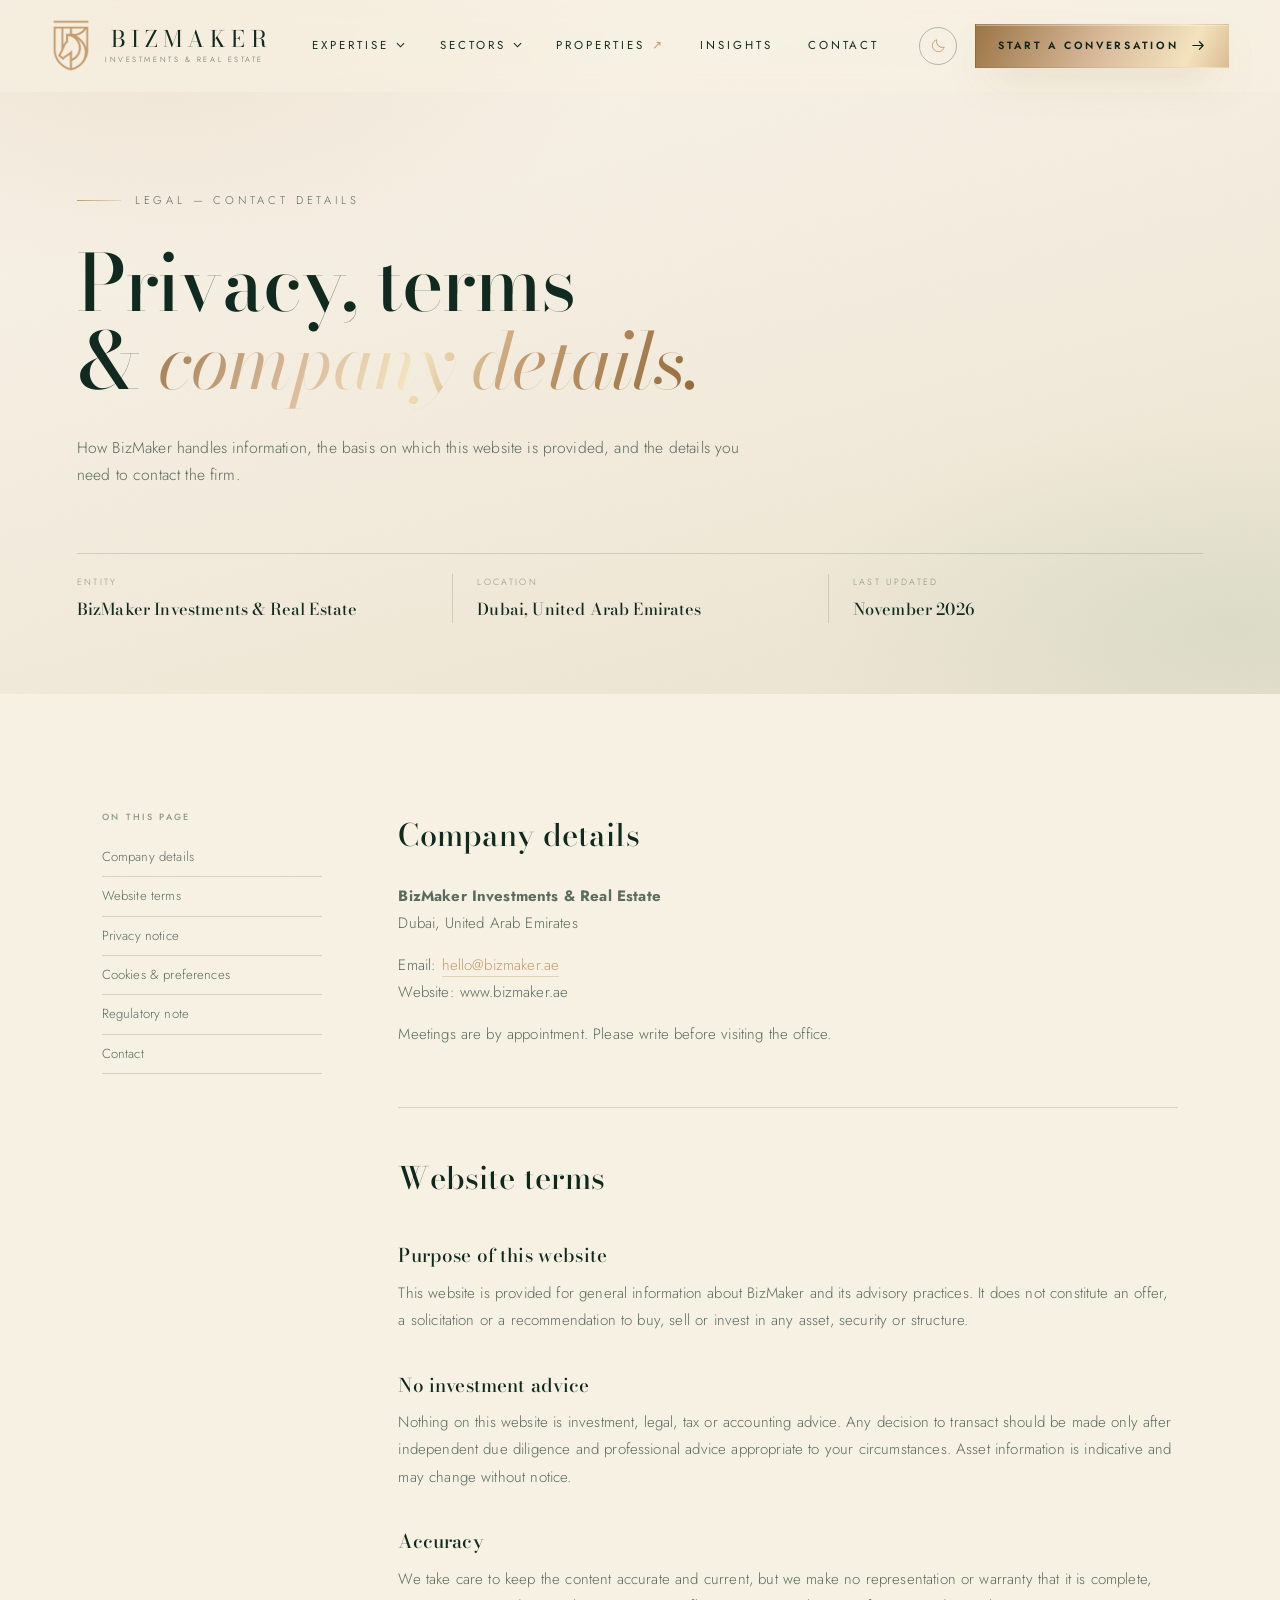
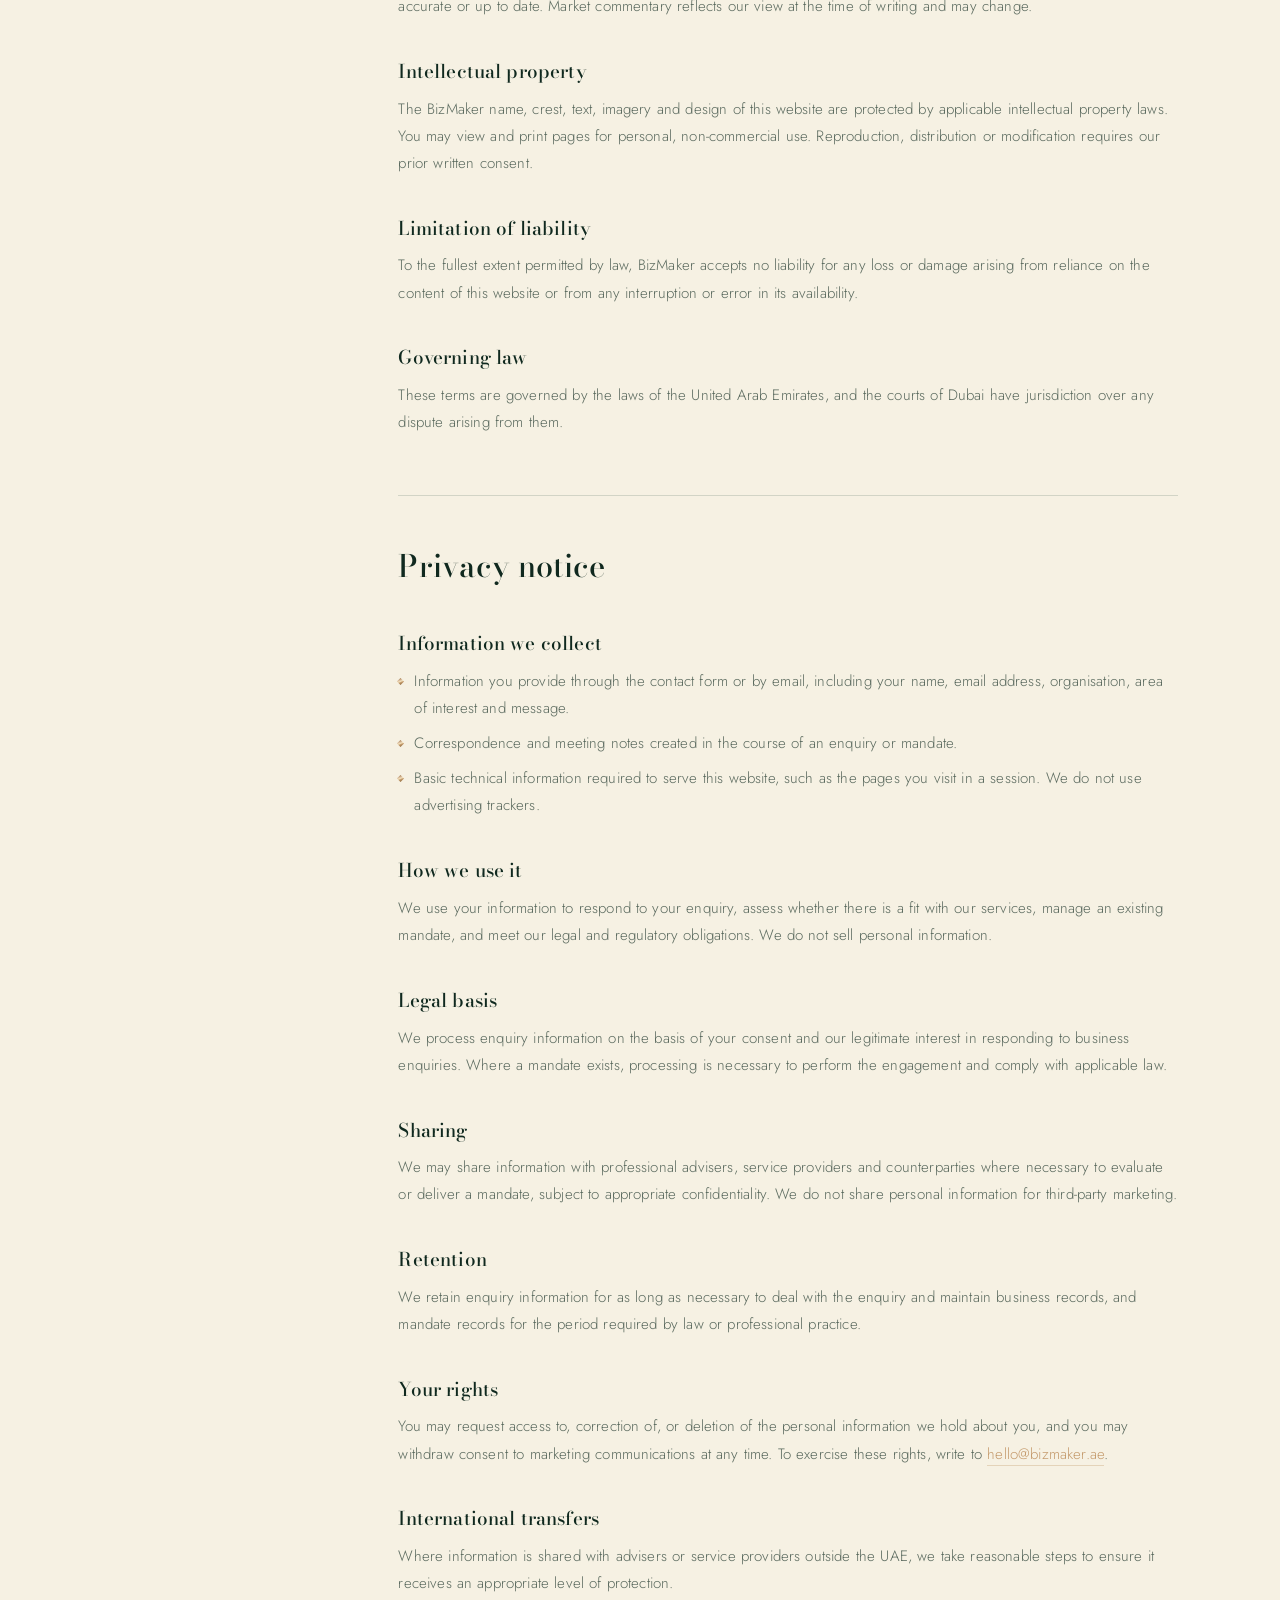
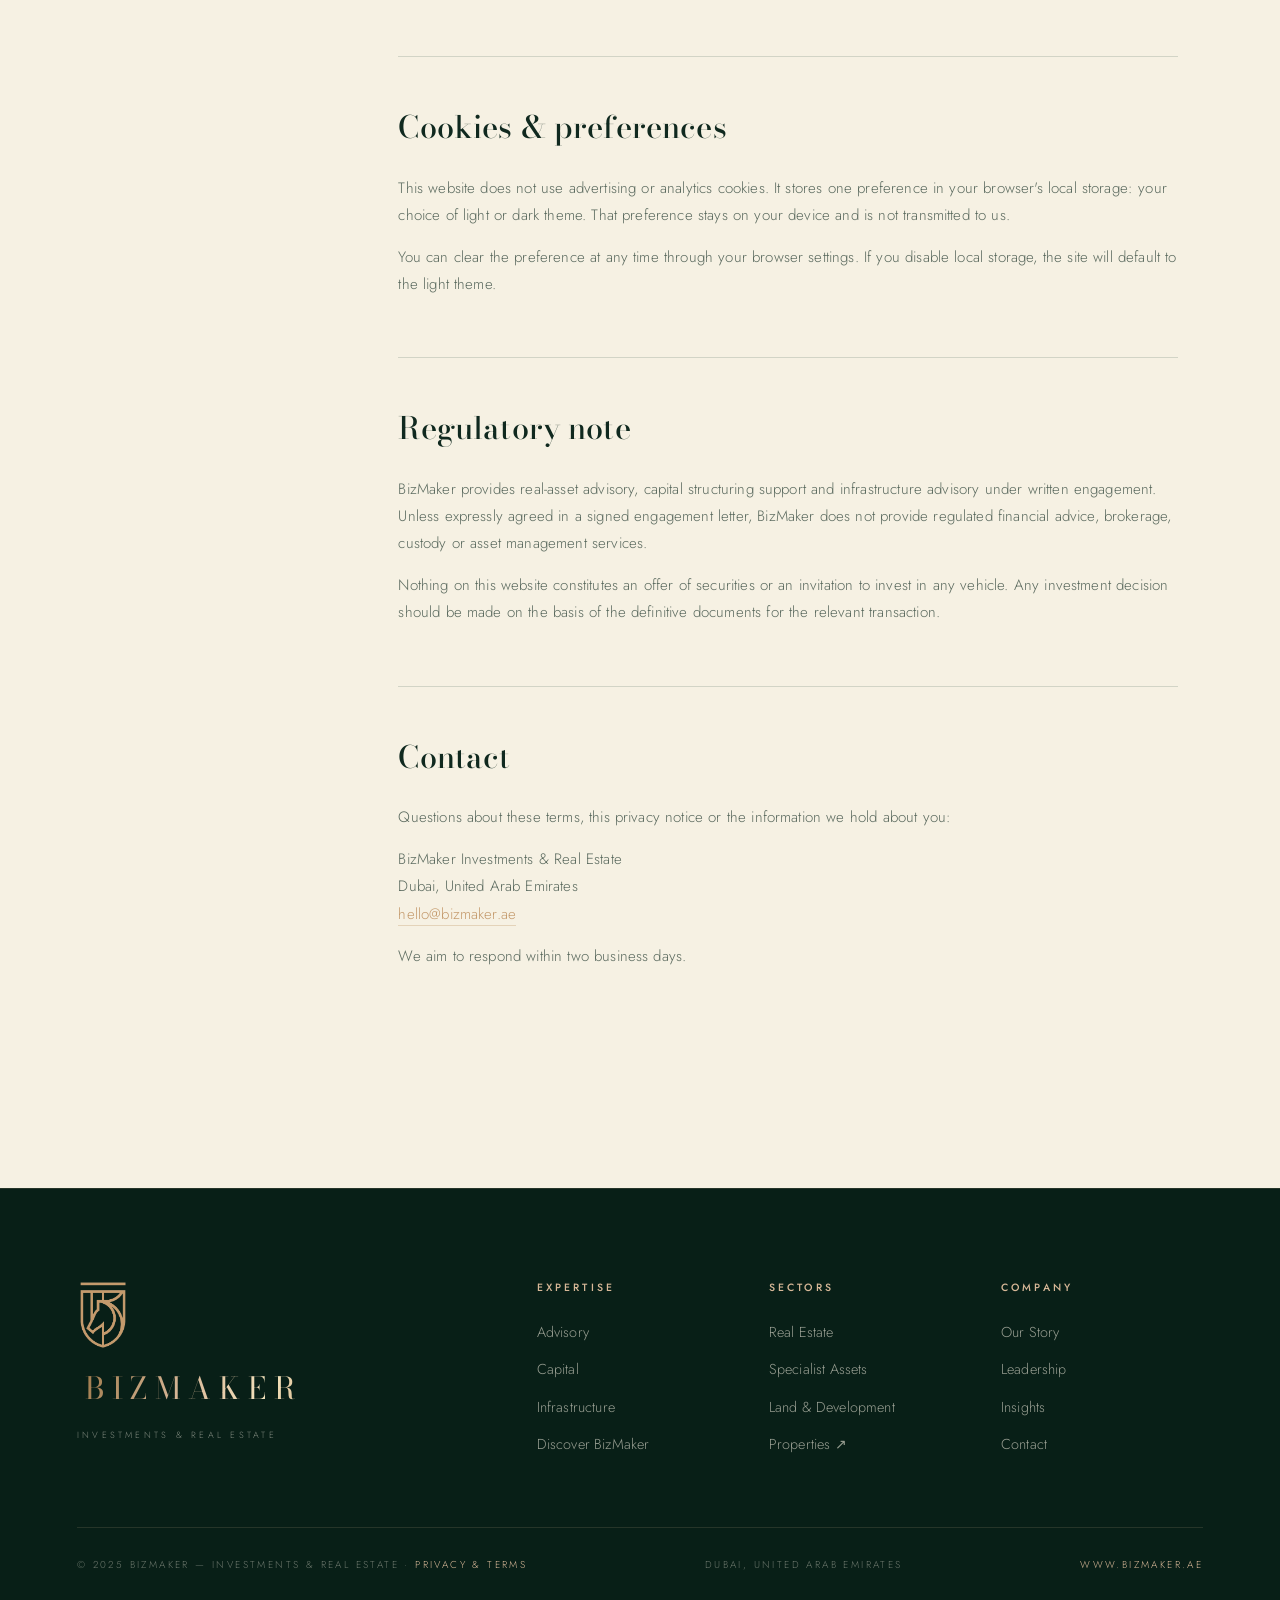
<file: legal.html>
<!DOCTYPE html>
<html lang="en" data-theme="light" class="lux-lock">
<head>
<meta charset="UTF-8" />
<meta name="viewport" content="width=device-width, initial-scale=1.0" />
<title>Privacy, Terms & Company Details | BizMaker</title>
<meta name="description" content="BizMaker's website terms, privacy notice, cookie and preference information, regulatory note and company contact details." />
<link rel="canonical" href="https://www.bizmaker.ae/legal.html" />
<meta property="og:type" content="website" />
<meta property="og:site_name" content="BizMaker — Investments &amp; Real Estate" />
<meta property="og:title" content="Privacy, Terms & Company Details | BizMaker" />
<meta property="og:description" content="BizMaker's website terms, privacy notice, cookie and preference information, regulatory note and company contact details." />
<meta property="og:url" content="https://www.bizmaker.ae/legal.html" />
<meta property="og:image" content="https://www.bizmaker.ae/assets/logo-shield-gold.png" />
<meta property="og:image:alt" content="BizMaker — real assets and strategic capital, Dubai" />
<meta name="twitter:card" content="summary_large_image" />
<meta name="twitter:title" content="Privacy, Terms & Company Details | BizMaker" />
<meta name="twitter:description" content="BizMaker's website terms, privacy notice, cookie and preference information, regulatory note and company contact details." />
<meta name="twitter:image" content="https://www.bizmaker.ae/assets/logo-shield-gold.png" />
<meta name="theme-color" content="#173d30" />
<link rel="icon" type="image/png" href="assets/logo-shield-gold.png" />
<link rel="preconnect" href="https://fonts.googleapis.com" />
<link rel="preconnect" href="https://fonts.gstatic.com" crossorigin />
<link href="https://fonts.googleapis.com/css2?family=Bodoni+Moda:ital,opsz,wght@0,6..96,400;0,6..96,500;0,6..96,600;0,6..96,700;1,6..96,400;1,6..96,500&family=Jost:wght@300;400;500;600&display=swap" rel="stylesheet" />
<link rel="stylesheet" href="css/style.css?v=88" />
<link rel="stylesheet" href="css/pages.css?v=1" />
<script>try{var t=localStorage.getItem("bizmaker-theme");if(t)document.documentElement.setAttribute("data-theme",t)}catch(e){}</script>
<script type="application/ld+json">
{"@context":"https://schema.org","@type":"ProfessionalService","name":"BizMaker Investments and Real Estate","url":"https://www.bizmaker.ae/","email":"hello@bizmaker.ae","logo":"https://www.bizmaker.ae/assets/logo-shield-gold.png","description":"Dubai-based real-assets and strategic-capital advisory covering real estate, investment structuring and digital infrastructure.","address":{"@type":"PostalAddress","addressLocality":"Dubai","addressCountry":"AE"},"areaServed":["United Arab Emirates","Middle East","Global"]}
</script>
</head>
<body>

<a class="skip-link" href="#main">Skip to content</a>
<!-- ══════════ SCROLL PROGRESS ══════════ -->
<div class="scroll-progress" id="scrollProgress"></div>
<!-- ══════════ SHARED SHIELD CLIP ══════════ -->
<svg width="0" height="0" class="svg-defs" aria-hidden="true" focusable="false">
  <defs>
    <clipPath id="shieldClip" clipPathUnits="objectBoundingBox">
      <path d="M0,0 H1 V0.78 C1,0.95 0.62,1 0.5,1 C0.38,1,0,0.95,0,0.78 Z" />
    </clipPath>
  </defs>
</svg>
<!-- ══════════ HEADER ══════════ -->
<header class="header" id="siteHeader">
  <div class="header__bar">
    <a href="index.html" class="brand" aria-label="BizMaker — home">
      <span class="brand__crest"><img src="assets/logo-shield-gold.png" alt="BizMaker crest" /></span>
      <span class="brand__text">
        <span class="brand__word">BIZMAKER</span>
        <span class="brand__tag">INVESTMENTS &amp; REAL ESTATE</span>
      </span>
    </a>

    <nav class="nav" aria-label="Primary">
      <ul class="nav__list">
        <li class="nav__item has-mega" data-menu="expertise">
          <button class="nav__link" type="button" aria-expanded="false" aria-controls="mega-expertise">EXPERTISE
            <svg class="nav__caret" viewBox="0 0 10 6" aria-hidden="true"><path d="M1 1l4 4 4-4" fill="none" stroke="currentColor" stroke-width="1.2"/></svg>
          </button>
        </li>
        <li class="nav__item has-mega" data-menu="sectors">
          <button class="nav__link" type="button" aria-expanded="false" aria-controls="mega-sectors">SECTORS
            <svg class="nav__caret" viewBox="0 0 10 6" aria-hidden="true"><path d="M1 1l4 4 4-4" fill="none" stroke="currentColor" stroke-width="1.2"/></svg>
          </button>
        </li>
        <li class="nav__item"><a class="nav__link" href="properties.html">PROPERTIES<span class="nav__arrow" aria-hidden="true">↗</span></a></li>
        <li class="nav__item"><a class="nav__link" href="insights.html">INSIGHTS</a></li>
        <li class="nav__item"><a class="nav__link" href="contact.html">CONTACT</a></li>
      </ul>
    </nav>

    <div class="header__actions">
      <button class="theme-toggle" id="themeToggle" aria-label="Toggle light and dark theme" type="button">
        <svg class="theme-toggle__sun" viewBox="0 0 24 24" aria-hidden="true"><circle cx="12" cy="12" r="4.2" fill="none" stroke="currentColor" stroke-width="1.3"/><path d="M12 2.5v2.4M12 19.1v2.4M2.5 12h2.4M19.1 12h2.4M5.3 5.3l1.7 1.7M17 17l1.7 1.7M18.7 5.3L17 7M7 17l-1.7 1.7" stroke="currentColor" stroke-width="1.3" stroke-linecap="round"/></svg>
        <svg class="theme-toggle__moon" viewBox="0 0 24 24" aria-hidden="true"><path d="M20 14.5A8.5 8.5 0 0 1 9.5 4a8.5 8.5 0 1 0 10.5 10.5z" fill="none" stroke="currentColor" stroke-width="1.3" stroke-linejoin="round"/></svg>
      </button>
      <a href="contact.html" class="btn btn--gold btn--sm header__cta">
        <span>START A CONVERSATION</span>
        <svg viewBox="0 0 16 16" aria-hidden="true"><path d="M2 8h11M9 4l4 4-4 4" fill="none" stroke="currentColor" stroke-width="1.3" stroke-linecap="round" stroke-linejoin="round"/></svg>
      </a>
      <button class="burger" id="burger" aria-label="Open menu" aria-expanded="false" aria-controls="drawer" type="button"><span></span><span></span><span></span></button>
    </div>
  </div>

  <!-- MEGA: EXPERTISE -->
  <div class="mega" id="mega-expertise">
    <div class="mega__inner">
      <div class="mega__lead">
        <p class="mega__eyebrow">EXPERTISE</p>
        <h3 class="mega__title">Three perspectives.<br/><em>One strategic view.</em></h3>
        <a href="expertise.html" class="link-arrow mega__all">Explore our expertise
          <svg viewBox="0 0 16 16" aria-hidden="true"><path d="M2 8h11M9 4l4 4-4 4" fill="none" stroke="currentColor" stroke-width="1.3" stroke-linecap="round" stroke-linejoin="round"/></svg>
        </a>
      </div>
      <div class="mega__cols">
        <a class="mega-col" href="expertise.html#advisory">
          <span class="mega-col__index">01</span>
          <span class="mega-col__name">Advisory</span>
          <span class="mega-col__desc">Real estate &amp; investment advisory. Market intelligence, feasibility, asset &amp; portfolio strategy, market entry.</span>
          <span class="mega-col__items">Development Advisory<i></i>Investor Representation<i></i>Land &amp; Site Strategy</span>
        </a>
        <a class="mega-col" href="expertise.html#capital">
          <span class="mega-col__index">02</span>
          <span class="mega-col__name">Capital</span>
          <span class="mega-col__desc">Connecting opportunity with capital. Investment structuring, partnerships, acquisitions &amp; dispositions.</span>
          <span class="mega-col__items">Investment Structuring<i></i>Joint Ventures<i></i>Acquisitions &amp; Dispositions</span>
        </a>
        <a class="mega-col" href="expertise.html#infrastructure">
          <span class="mega-col__index">03</span>
          <span class="mega-col__name">Infrastructure</span>
          <span class="mega-col__desc">Data centres and strategic development — land, power, connectivity and the infrastructure of the future economy.</span>
          <span class="mega-col__items">Data Centres<i></i>Strategic Development<i></i>Infrastructure Advisory</span>
        </a>
        <div class="mega-col mega-col--quiet">
          <span class="mega-col__eyebrow">DISCOVER BIZMAKER</span>
          <a href="about.html"><span class="mega-col__row">Our Story</span></a>
          <a href="about.html#leadership"><span class="mega-col__row">Leadership</span></a>
          <a href="contact.html"><span class="mega-col__row">Connect</span></a>
        </div>
      </div>
    </div>
  </div>

  <!-- MEGA: SECTORS -->
  <div class="mega" id="mega-sectors">
    <div class="mega__inner">
      <div class="mega__lead">
        <p class="mega__eyebrow">SECTORS</p>
        <h3 class="mega__title">Real assets<br/><em>across markets.</em></h3>
        <a href="sectors.html" class="link-arrow mega__all">View all sectors
          <svg viewBox="0 0 16 16" aria-hidden="true"><path d="M2 8h11M9 4l4 4-4 4" fill="none" stroke="currentColor" stroke-width="1.3" stroke-linecap="round" stroke-linejoin="round"/></svg>
        </a>
      </div>
      <div class="mega__cols">
        <div class="mega-col mega-col--group">
          <span class="mega-col__eyebrow">REAL ESTATE</span>
          <a href="sectors.html#commercial"><span class="mega-col__row">Commercial</span></a>
          <a href="sectors.html#retail"><span class="mega-col__row">Retail</span></a>
          <a href="sectors.html#residential"><span class="mega-col__row">Residential</span></a>
          <a href="sectors.html#industrial"><span class="mega-col__row">Industrial &amp; Logistics</span></a>
          <a href="sectors.html#land"><span class="mega-col__row">Land &amp; Development</span></a>
        </div>
        <div class="mega-col mega-col--group">
          <span class="mega-col__eyebrow">SPECIALIST ASSETS</span>
          <a href="sectors.html#hospitality"><span class="mega-col__row">Hospitality &amp; Hotels</span></a>
          <a href="sectors.html#healthcare"><span class="mega-col__row">Healthcare</span></a>
          <a href="sectors.html#education"><span class="mega-col__row">Education</span></a>
          <a href="sectors.html#life-sciences"><span class="mega-col__row">Life Sciences</span></a>
          <a href="sectors.html#leisure"><span class="mega-col__row">Leisure &amp; Entertainment</span></a>
        </div>
        <div class="mega-col mega-col--feature">
          <div class="mega-col__featureimg" data-parallax-scale><img src="assets/img-sector-land.jpg" alt="Aerial view of development land in Dubai" loading="lazy" /></div>
          <span class="mega-col__name">Selected Opportunities</span>
          <span class="mega-col__desc">A curated view of real assets currently available through the BizMaker platform.</span>
          <a href="properties.html" class="link-arrow">View properties <svg viewBox="0 0 16 16" aria-hidden="true"><path d="M2 8h11M9 4l4 4-4 4" fill="none" stroke="currentColor" stroke-width="1.3" stroke-linecap="round" stroke-linejoin="round"/></svg></a>
        </div>
      </div>
    </div>
  </div>
</header>

<!-- MOBILE DRAWER -->
<div class="drawer" id="drawer" aria-hidden="true">
  <div class="drawer__inner">
    <a href="expertise.html" class="drawer__link"><span>EXPERTISE</span><em>01</em></a>
    <a href="sectors.html" class="drawer__link"><span>SECTORS</span><em>02</em></a>
    <a href="properties.html" class="drawer__link"><span>PROPERTIES</span><em>03</em></a>
    <a href="insights.html" class="drawer__link"><span>INSIGHTS</span><em>04</em></a>
    <a href="contact.html" class="drawer__link"><span>CONTACT</span><em>05</em></a>
    <a href="contact.html" class="btn btn--gold drawer__cta">START A CONVERSATION</a>
  </div>
</div>

<main id="main">

<!-- ══════════ PAGE HERO ══════════ -->
<section class="page-hero page-hero--wide">
  <div class="page-hero__bg" aria-hidden="true"></div>
  <div class="container page-hero__inner">
    <div class="page-hero__copy">
      <p class="page-hero__eyebrow" data-reveal><i></i>LEGAL — CONTACT DETAILS</p>
      <h1 class="page-hero__title" data-reveal>Privacy, terms<br/>&amp; <em>company details.</em></h1>
      <p class="page-hero__lead" data-reveal>How BizMaker handles information, the basis on which this website is provided, and the details you need to contact the firm.</p>
      
    </div>
  </div>
  <div class="container page-hero__meta" data-reveal>
    <div><span>ENTITY</span><strong>BizMaker Investments &amp; Real Estate</strong></div>
    <div><span>LOCATION</span><strong>Dubai, United Arab Emirates</strong></div>
    <div><span>LAST UPDATED</span><strong>November 2026</strong></div>
  </div>
</section>

<section class="page-section">
  <div class="container legal-layout">
    <nav class="legal-nav" aria-label="Legal sections">
      <h2>On this page</h2>
      <a href="#company">Company details</a>
      <a href="#website-terms">Website terms</a>
      <a href="#privacy">Privacy notice</a>
      <a href="#cookies">Cookies &amp; preferences</a>
      <a href="#regulatory">Regulatory note</a>
      <a href="#contact-legal">Contact</a>
    </nav>

    <div class="legal-body">
      <section id="company">
        <h2>Company details</h2>
        <p><strong>BizMaker Investments &amp; Real Estate</strong><br/>Dubai, United Arab Emirates</p>
        <p>Email: <a href="mailto:hello@bizmaker.ae">hello@bizmaker.ae</a><br/>Website: www.bizmaker.ae</p>
        <p>Meetings are by appointment. Please write before visiting the office.</p>
      </section>

      <section id="website-terms">
        <h2>Website terms</h2>
        <h3>Purpose of this website</h3>
        <p>This website is provided for general information about BizMaker and its advisory practices. It does not constitute an offer, a solicitation or a recommendation to buy, sell or invest in any asset, security or structure.</p>
        <h3>No investment advice</h3>
        <p>Nothing on this website is investment, legal, tax or accounting advice. Any decision to transact should be made only after independent due diligence and professional advice appropriate to your circumstances. Asset information is indicative and may change without notice.</p>
        <h3>Accuracy</h3>
        <p>We take care to keep the content accurate and current, but we make no representation or warranty that it is complete, accurate or up to date. Market commentary reflects our view at the time of writing and may change.</p>
        <h3>Intellectual property</h3>
        <p>The BizMaker name, crest, text, imagery and design of this website are protected by applicable intellectual property laws. You may view and print pages for personal, non-commercial use. Reproduction, distribution or modification requires our prior written consent.</p>
        <h3>Limitation of liability</h3>
        <p>To the fullest extent permitted by law, BizMaker accepts no liability for any loss or damage arising from reliance on the content of this website or from any interruption or error in its availability.</p>
        <h3>Governing law</h3>
        <p>These terms are governed by the laws of the United Arab Emirates, and the courts of Dubai have jurisdiction over any dispute arising from them.</p>
      </section>

      <section id="privacy">
        <h2>Privacy notice</h2>
        <h3>Information we collect</h3>
        <ul>
          <li>Information you provide through the contact form or by email, including your name, email address, organisation, area of interest and message.</li>
          <li>Correspondence and meeting notes created in the course of an enquiry or mandate.</li>
          <li>Basic technical information required to serve this website, such as the pages you visit in a session. We do not use advertising trackers.</li>
        </ul>
        <h3>How we use it</h3>
        <p>We use your information to respond to your enquiry, assess whether there is a fit with our services, manage an existing mandate, and meet our legal and regulatory obligations. We do not sell personal information.</p>
        <h3>Legal basis</h3>
        <p>We process enquiry information on the basis of your consent and our legitimate interest in responding to business enquiries. Where a mandate exists, processing is necessary to perform the engagement and comply with applicable law.</p>
        <h3>Sharing</h3>
        <p>We may share information with professional advisers, service providers and counterparties where necessary to evaluate or deliver a mandate, subject to appropriate confidentiality. We do not share personal information for third-party marketing.</p>
        <h3>Retention</h3>
        <p>We retain enquiry information for as long as necessary to deal with the enquiry and maintain business records, and mandate records for the period required by law or professional practice.</p>
        <h3>Your rights</h3>
        <p>You may request access to, correction of, or deletion of the personal information we hold about you, and you may withdraw consent to marketing communications at any time. To exercise these rights, write to <a href="mailto:hello@bizmaker.ae">hello@bizmaker.ae</a>.</p>
        <h3>International transfers</h3>
        <p>Where information is shared with advisers or service providers outside the UAE, we take reasonable steps to ensure it receives an appropriate level of protection.</p>
      </section>

      <section id="cookies">
        <h2>Cookies &amp; preferences</h2>
        <p>This website does not use advertising or analytics cookies. It stores one preference in your browser's local storage: your choice of light or dark theme. That preference stays on your device and is not transmitted to us.</p>
        <p>You can clear the preference at any time through your browser settings. If you disable local storage, the site will default to the light theme.</p>
      </section>

      <section id="regulatory">
        <h2>Regulatory note</h2>
        <p>BizMaker provides real-asset advisory, capital structuring support and infrastructure advisory under written engagement. Unless expressly agreed in a signed engagement letter, BizMaker does not provide regulated financial advice, brokerage, custody or asset management services.</p>
        <p>Nothing on this website constitutes an offer of securities or an invitation to invest in any vehicle. Any investment decision should be made on the basis of the definitive documents for the relevant transaction.</p>
      </section>

      <section id="contact-legal">
        <h2>Contact</h2>
        <p>Questions about these terms, this privacy notice or the information we hold about you:</p>
        <p>BizMaker Investments &amp; Real Estate<br/>Dubai, United Arab Emirates<br/><a href="mailto:hello@bizmaker.ae">hello@bizmaker.ae</a></p>
        <p>We aim to respond within two business days.</p>
      </section>
    </div>
  </div>
</section>

</main>
<!-- ══════════ FOOTER ══════════ -->
<footer class="footer">
  <div class="container footer__inner">
    <div class="footer__brand">
      <img src="assets/logo-shield-gold.png" alt="BizMaker crest" class="footer__crest" />
      <span class="footer__word">BIZMAKER</span>
      <span class="footer__tag">INVESTMENTS &amp; REAL ESTATE</span>
    </div>
    <div class="footer__cols">
      <div class="footer__col">
        <h5>EXPERTISE</h5>
        <a href="expertise.html#advisory">Advisory</a>
        <a href="expertise.html#capital">Capital</a>
        <a href="expertise.html#infrastructure">Infrastructure</a>
        <a href="about.html">Discover BizMaker</a>
      </div>
      <div class="footer__col">
        <h5>SECTORS</h5>
        <a href="sectors.html#commercial">Real Estate</a>
        <a href="sectors.html#hospitality">Specialist Assets</a>
        <a href="sectors.html#land">Land &amp; Development</a>
        <a href="properties.html">Properties <span aria-hidden="true">↗</span></a>
      </div>
      <div class="footer__col">
        <h5>COMPANY</h5>
        <a href="about.html">Our Story</a>
        <a href="about.html#leadership">Leadership</a>
        <a href="insights.html">Insights</a>
        <a href="contact.html">Contact</a>
      </div>
    </div>
  </div>
  <div class="container footer__base">
    <span>© 2025 BIZMAKER — INVESTMENTS &amp; REAL ESTATE · <a href="legal.html">PRIVACY &amp; TERMS</a></span>
    <span>DUBAI, UNITED ARAB EMIRATES</span>
    <span class="footer__web">WWW.BIZMAKER.AE</span>
  </div>
</footer>

<div class="noise" aria-hidden="true"></div>
<script src="js/main.js?v=7" defer></script>
</body>
</html>
</file>
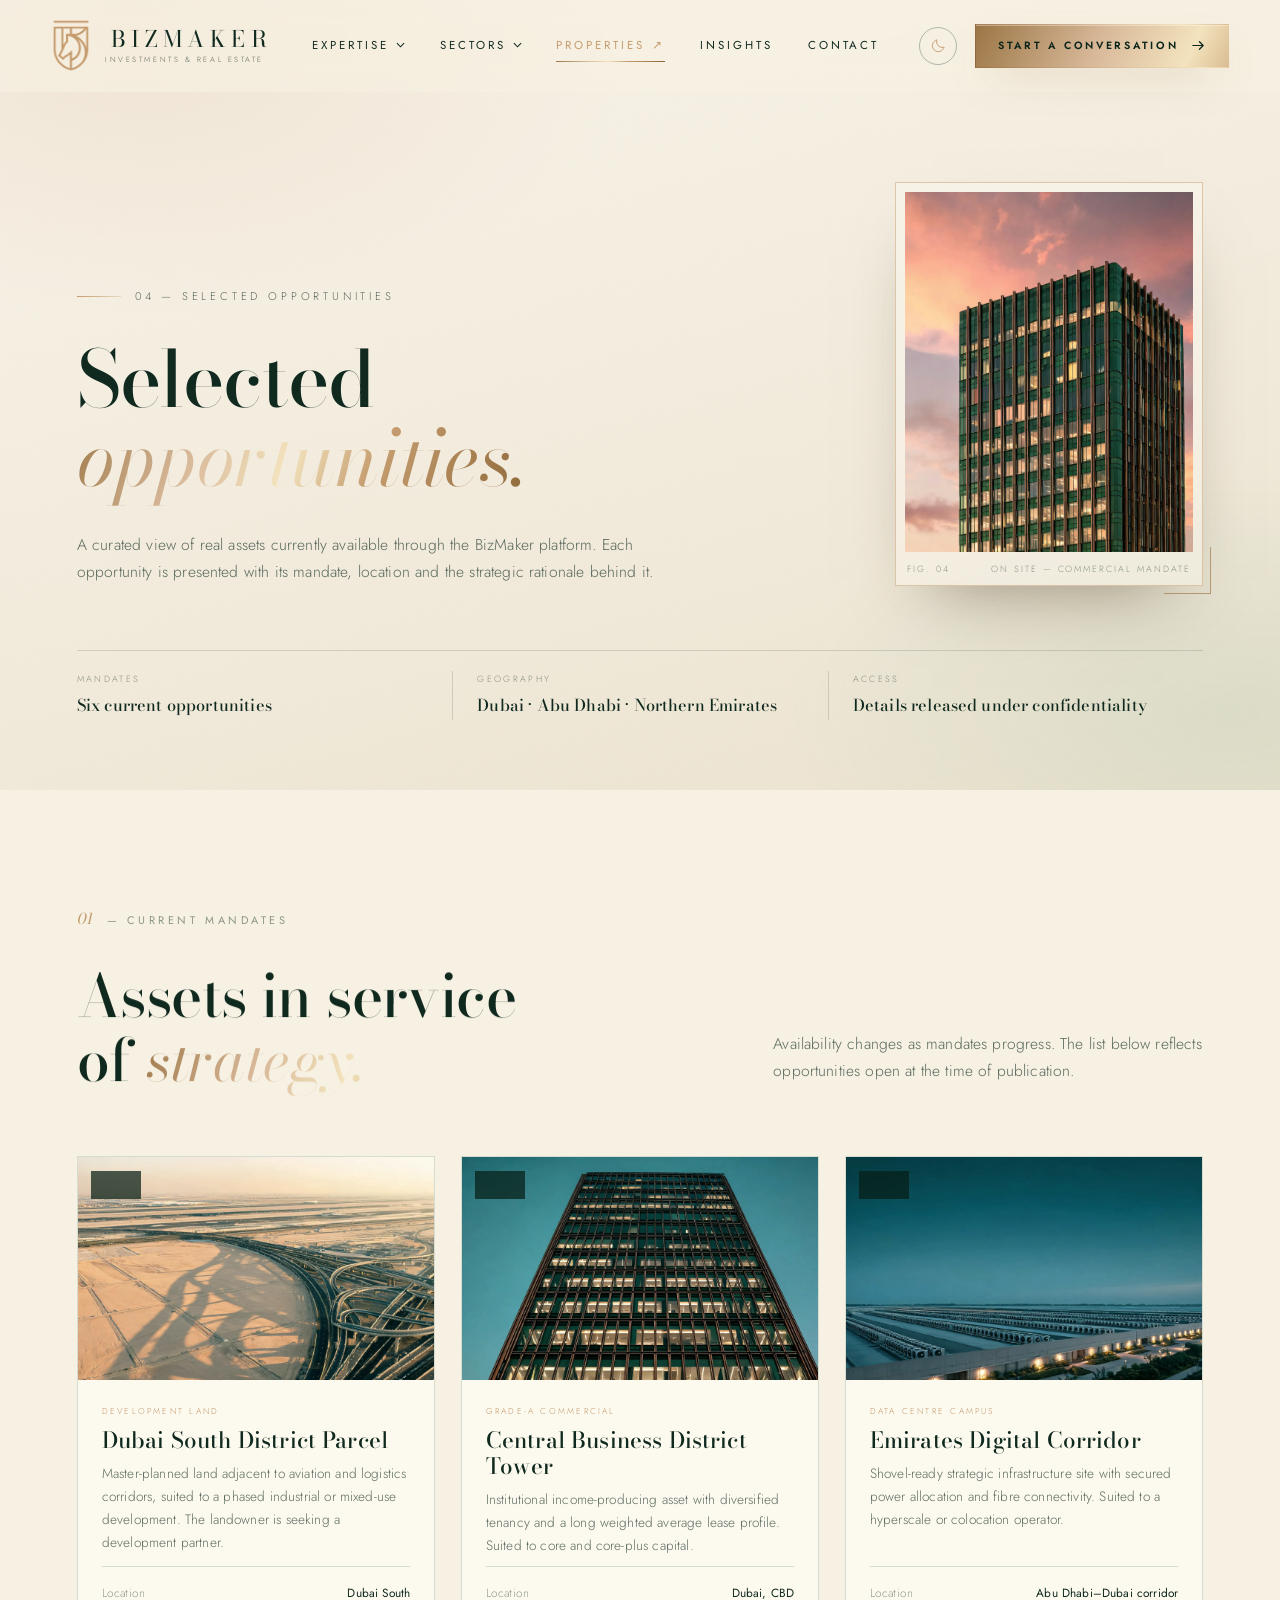
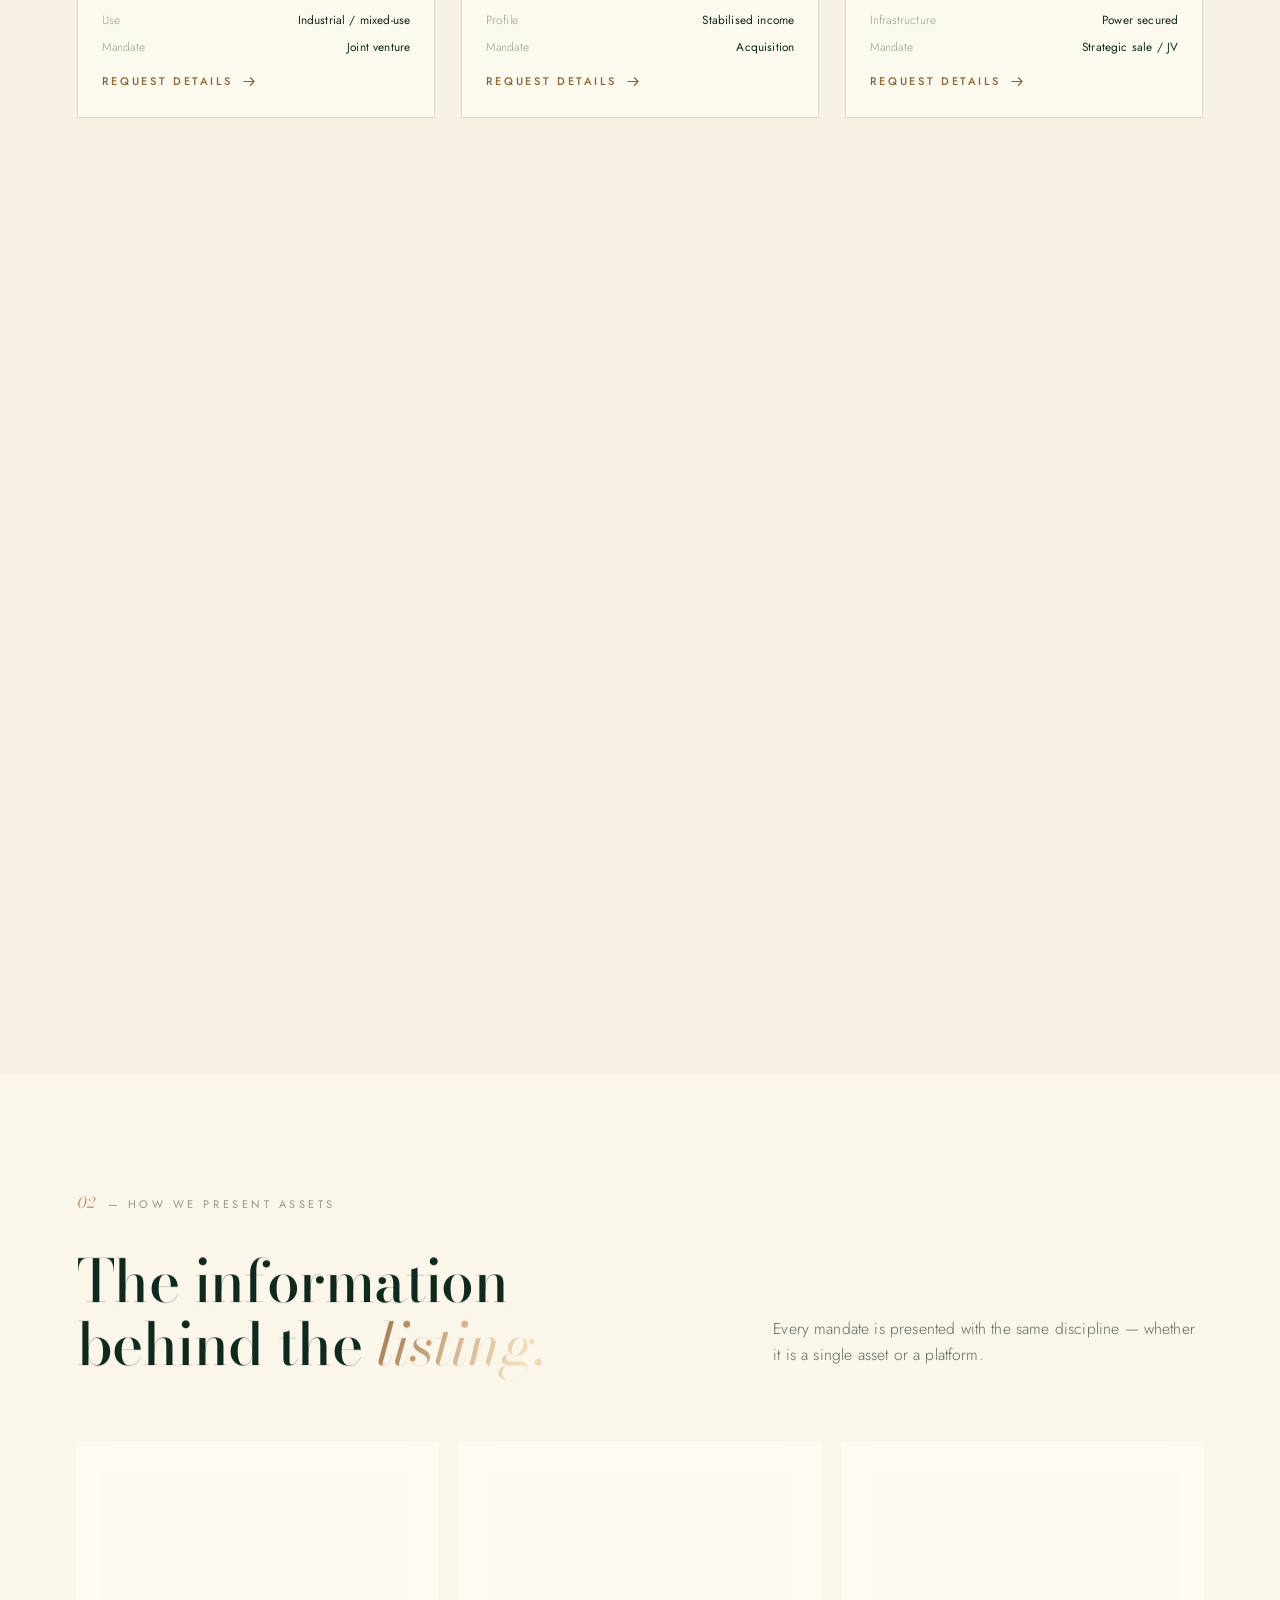
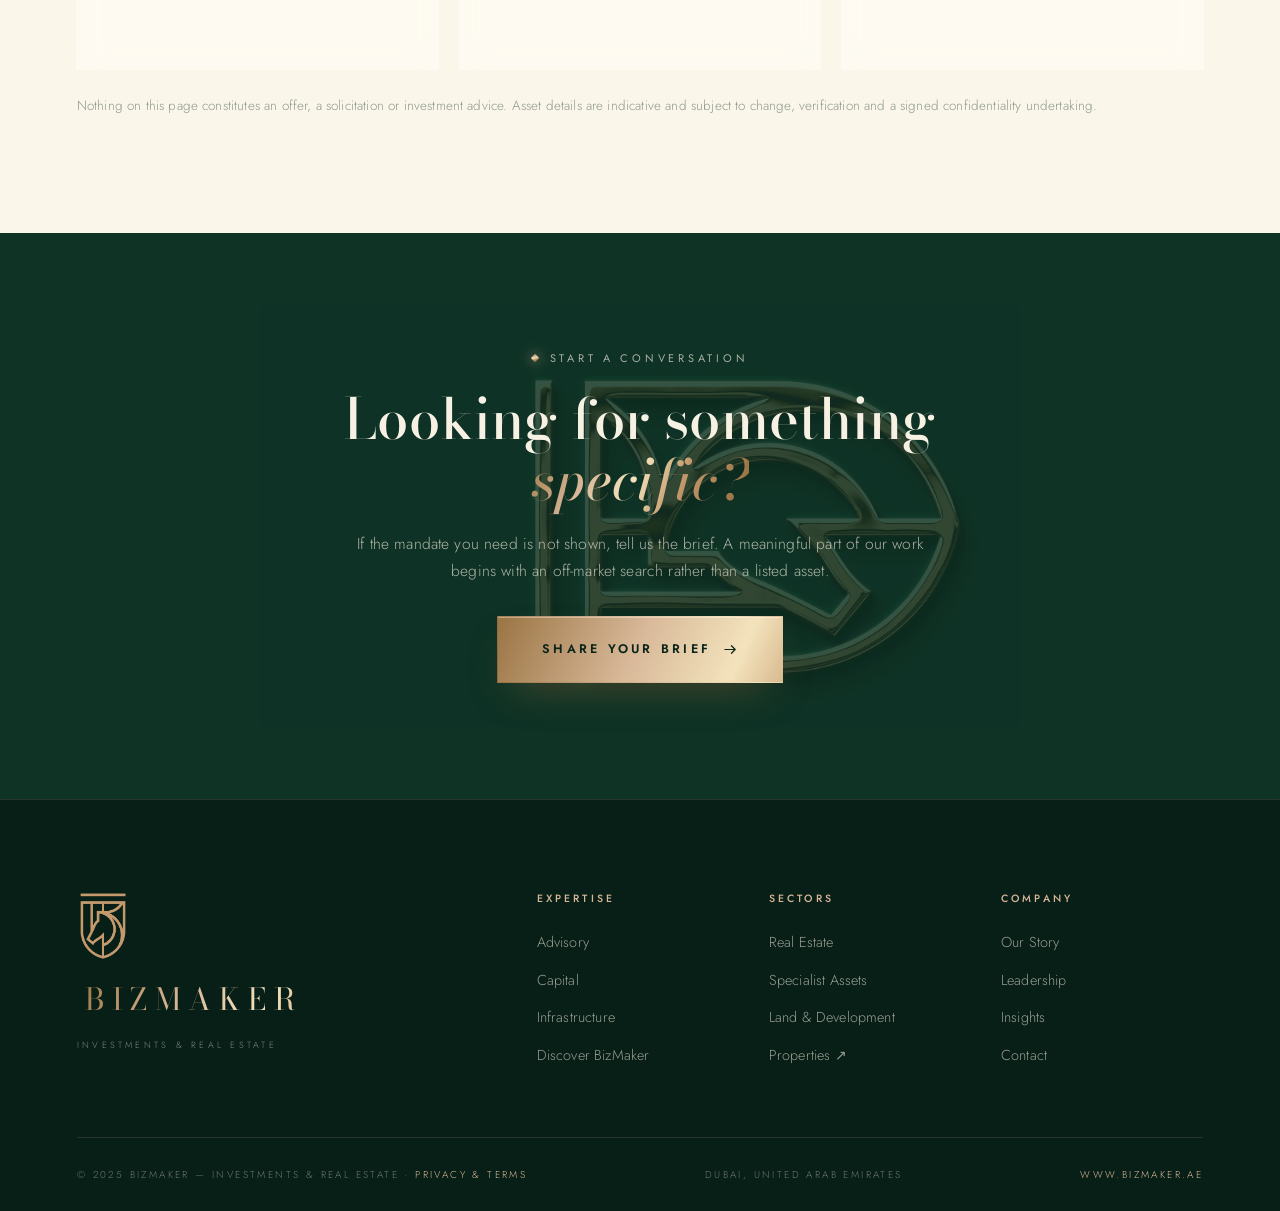
<file: properties.html>
<!DOCTYPE html>
<html lang="en" data-theme="light" class="lux-lock">
<head>
<meta charset="UTF-8" />
<meta name="viewport" content="width=device-width, initial-scale=1.0" />
<title>Properties & Opportunities — Selected Real Assets | BizMaker</title>
<meta name="description" content="Selected real-asset opportunities across Dubai and the UAE: development land, Grade-A commercial, data centre campuses, logistics, hospitality and healthcare." />
<link rel="canonical" href="https://www.bizmaker.ae/properties.html" />
<meta property="og:type" content="website" />
<meta property="og:site_name" content="BizMaker — Investments &amp; Real Estate" />
<meta property="og:title" content="Properties & Opportunities — Selected Real Assets | BizMaker" />
<meta property="og:description" content="Selected real-asset opportunities across Dubai and the UAE: development land, Grade-A commercial, data centre campuses, logistics, hospitality and healthcare." />
<meta property="og:url" content="https://www.bizmaker.ae/properties.html" />
<meta property="og:image" content="https://www.bizmaker.ae/assets/hero-properties.webp" />
<meta property="og:image:alt" content="BizMaker — real assets and strategic capital, Dubai" />
<meta name="twitter:card" content="summary_large_image" />
<meta name="twitter:title" content="Properties & Opportunities — Selected Real Assets | BizMaker" />
<meta name="twitter:description" content="Selected real-asset opportunities across Dubai and the UAE: development land, Grade-A commercial, data centre campuses, logistics, hospitality and healthcare." />
<meta name="twitter:image" content="https://www.bizmaker.ae/assets/hero-properties.webp" />
<meta name="theme-color" content="#173d30" />
<link rel="icon" type="image/png" href="assets/logo-shield-gold.png" />
<link rel="preconnect" href="https://fonts.googleapis.com" />
<link rel="preconnect" href="https://fonts.gstatic.com" crossorigin />
<link href="https://fonts.googleapis.com/css2?family=Bodoni+Moda:ital,opsz,wght@0,6..96,400;0,6..96,500;0,6..96,600;0,6..96,700;1,6..96,400;1,6..96,500&family=Jost:wght@300;400;500;600&display=swap" rel="stylesheet" />
<link rel="stylesheet" href="css/style.css?v=88" />
<link rel="stylesheet" href="css/pages.css?v=1" />
<script>try{var t=localStorage.getItem("bizmaker-theme");if(t)document.documentElement.setAttribute("data-theme",t)}catch(e){}</script>
<script type="application/ld+json">
{"@context":"https://schema.org","@type":"ProfessionalService","name":"BizMaker Investments and Real Estate","url":"https://www.bizmaker.ae/","email":"hello@bizmaker.ae","logo":"https://www.bizmaker.ae/assets/logo-shield-gold.png","description":"Dubai-based real-assets and strategic-capital advisory covering real estate, investment structuring and digital infrastructure.","address":{"@type":"PostalAddress","addressLocality":"Dubai","addressCountry":"AE"},"areaServed":["United Arab Emirates","Middle East","Global"]}
</script>
</head>
<body>

<a class="skip-link" href="#main">Skip to content</a>
<!-- ══════════ SCROLL PROGRESS ══════════ -->
<div class="scroll-progress" id="scrollProgress"></div>
<!-- ══════════ SHARED SHIELD CLIP ══════════ -->
<svg width="0" height="0" class="svg-defs" aria-hidden="true" focusable="false">
  <defs>
    <clipPath id="shieldClip" clipPathUnits="objectBoundingBox">
      <path d="M0,0 H1 V0.78 C1,0.95 0.62,1 0.5,1 C0.38,1,0,0.95,0,0.78 Z" />
    </clipPath>
  </defs>
</svg>
<!-- ══════════ HEADER ══════════ -->
<header class="header" id="siteHeader">
  <div class="header__bar">
    <a href="index.html" class="brand" aria-label="BizMaker — home">
      <span class="brand__crest"><img src="assets/logo-shield-gold.png" alt="BizMaker crest" /></span>
      <span class="brand__text">
        <span class="brand__word">BIZMAKER</span>
        <span class="brand__tag">INVESTMENTS &amp; REAL ESTATE</span>
      </span>
    </a>

    <nav class="nav" aria-label="Primary">
      <ul class="nav__list">
        <li class="nav__item has-mega" data-menu="expertise">
          <button class="nav__link" type="button" aria-expanded="false" aria-controls="mega-expertise">EXPERTISE
            <svg class="nav__caret" viewBox="0 0 10 6" aria-hidden="true"><path d="M1 1l4 4 4-4" fill="none" stroke="currentColor" stroke-width="1.2"/></svg>
          </button>
        </li>
        <li class="nav__item has-mega" data-menu="sectors">
          <button class="nav__link" type="button" aria-expanded="false" aria-controls="mega-sectors">SECTORS
            <svg class="nav__caret" viewBox="0 0 10 6" aria-hidden="true"><path d="M1 1l4 4 4-4" fill="none" stroke="currentColor" stroke-width="1.2"/></svg>
          </button>
        </li>
        <li class="nav__item"><a class="nav__link" href="properties.html" aria-current="page">PROPERTIES<span class="nav__arrow" aria-hidden="true">↗</span></a></li>
        <li class="nav__item"><a class="nav__link" href="insights.html">INSIGHTS</a></li>
        <li class="nav__item"><a class="nav__link" href="contact.html">CONTACT</a></li>
      </ul>
    </nav>

    <div class="header__actions">
      <button class="theme-toggle" id="themeToggle" aria-label="Toggle light and dark theme" type="button">
        <svg class="theme-toggle__sun" viewBox="0 0 24 24" aria-hidden="true"><circle cx="12" cy="12" r="4.2" fill="none" stroke="currentColor" stroke-width="1.3"/><path d="M12 2.5v2.4M12 19.1v2.4M2.5 12h2.4M19.1 12h2.4M5.3 5.3l1.7 1.7M17 17l1.7 1.7M18.7 5.3L17 7M7 17l-1.7 1.7" stroke="currentColor" stroke-width="1.3" stroke-linecap="round"/></svg>
        <svg class="theme-toggle__moon" viewBox="0 0 24 24" aria-hidden="true"><path d="M20 14.5A8.5 8.5 0 0 1 9.5 4a8.5 8.5 0 1 0 10.5 10.5z" fill="none" stroke="currentColor" stroke-width="1.3" stroke-linejoin="round"/></svg>
      </button>
      <a href="contact.html" class="btn btn--gold btn--sm header__cta">
        <span>START A CONVERSATION</span>
        <svg viewBox="0 0 16 16" aria-hidden="true"><path d="M2 8h11M9 4l4 4-4 4" fill="none" stroke="currentColor" stroke-width="1.3" stroke-linecap="round" stroke-linejoin="round"/></svg>
      </a>
      <button class="burger" id="burger" aria-label="Open menu" aria-expanded="false" aria-controls="drawer" type="button"><span></span><span></span><span></span></button>
    </div>
  </div>

  <!-- MEGA: EXPERTISE -->
  <div class="mega" id="mega-expertise">
    <div class="mega__inner">
      <div class="mega__lead">
        <p class="mega__eyebrow">EXPERTISE</p>
        <h3 class="mega__title">Three perspectives.<br/><em>One strategic view.</em></h3>
        <a href="expertise.html" class="link-arrow mega__all">Explore our expertise
          <svg viewBox="0 0 16 16" aria-hidden="true"><path d="M2 8h11M9 4l4 4-4 4" fill="none" stroke="currentColor" stroke-width="1.3" stroke-linecap="round" stroke-linejoin="round"/></svg>
        </a>
      </div>
      <div class="mega__cols">
        <a class="mega-col" href="expertise.html#advisory">
          <span class="mega-col__index">01</span>
          <span class="mega-col__name">Advisory</span>
          <span class="mega-col__desc">Real estate &amp; investment advisory. Market intelligence, feasibility, asset &amp; portfolio strategy, market entry.</span>
          <span class="mega-col__items">Development Advisory<i></i>Investor Representation<i></i>Land &amp; Site Strategy</span>
        </a>
        <a class="mega-col" href="expertise.html#capital">
          <span class="mega-col__index">02</span>
          <span class="mega-col__name">Capital</span>
          <span class="mega-col__desc">Connecting opportunity with capital. Investment structuring, partnerships, acquisitions &amp; dispositions.</span>
          <span class="mega-col__items">Investment Structuring<i></i>Joint Ventures<i></i>Acquisitions &amp; Dispositions</span>
        </a>
        <a class="mega-col" href="expertise.html#infrastructure">
          <span class="mega-col__index">03</span>
          <span class="mega-col__name">Infrastructure</span>
          <span class="mega-col__desc">Data centres and strategic development — land, power, connectivity and the infrastructure of the future economy.</span>
          <span class="mega-col__items">Data Centres<i></i>Strategic Development<i></i>Infrastructure Advisory</span>
        </a>
        <div class="mega-col mega-col--quiet">
          <span class="mega-col__eyebrow">DISCOVER BIZMAKER</span>
          <a href="about.html"><span class="mega-col__row">Our Story</span></a>
          <a href="about.html#leadership"><span class="mega-col__row">Leadership</span></a>
          <a href="contact.html"><span class="mega-col__row">Connect</span></a>
        </div>
      </div>
    </div>
  </div>

  <!-- MEGA: SECTORS -->
  <div class="mega" id="mega-sectors">
    <div class="mega__inner">
      <div class="mega__lead">
        <p class="mega__eyebrow">SECTORS</p>
        <h3 class="mega__title">Real assets<br/><em>across markets.</em></h3>
        <a href="sectors.html" class="link-arrow mega__all">View all sectors
          <svg viewBox="0 0 16 16" aria-hidden="true"><path d="M2 8h11M9 4l4 4-4 4" fill="none" stroke="currentColor" stroke-width="1.3" stroke-linecap="round" stroke-linejoin="round"/></svg>
        </a>
      </div>
      <div class="mega__cols">
        <div class="mega-col mega-col--group">
          <span class="mega-col__eyebrow">REAL ESTATE</span>
          <a href="sectors.html#commercial"><span class="mega-col__row">Commercial</span></a>
          <a href="sectors.html#retail"><span class="mega-col__row">Retail</span></a>
          <a href="sectors.html#residential"><span class="mega-col__row">Residential</span></a>
          <a href="sectors.html#industrial"><span class="mega-col__row">Industrial &amp; Logistics</span></a>
          <a href="sectors.html#land"><span class="mega-col__row">Land &amp; Development</span></a>
        </div>
        <div class="mega-col mega-col--group">
          <span class="mega-col__eyebrow">SPECIALIST ASSETS</span>
          <a href="sectors.html#hospitality"><span class="mega-col__row">Hospitality &amp; Hotels</span></a>
          <a href="sectors.html#healthcare"><span class="mega-col__row">Healthcare</span></a>
          <a href="sectors.html#education"><span class="mega-col__row">Education</span></a>
          <a href="sectors.html#life-sciences"><span class="mega-col__row">Life Sciences</span></a>
          <a href="sectors.html#leisure"><span class="mega-col__row">Leisure &amp; Entertainment</span></a>
        </div>
        <div class="mega-col mega-col--feature">
          <div class="mega-col__featureimg" data-parallax-scale><img src="assets/img-sector-land.jpg" alt="Aerial view of development land in Dubai" loading="lazy" /></div>
          <span class="mega-col__name">Selected Opportunities</span>
          <span class="mega-col__desc">A curated view of real assets currently available through the BizMaker platform.</span>
          <a href="properties.html" class="link-arrow">View properties <svg viewBox="0 0 16 16" aria-hidden="true"><path d="M2 8h11M9 4l4 4-4 4" fill="none" stroke="currentColor" stroke-width="1.3" stroke-linecap="round" stroke-linejoin="round"/></svg></a>
        </div>
      </div>
    </div>
  </div>
</header>

<!-- MOBILE DRAWER -->
<div class="drawer" id="drawer" aria-hidden="true">
  <div class="drawer__inner">
    <a href="expertise.html" class="drawer__link"><span>EXPERTISE</span><em>01</em></a>
    <a href="sectors.html" class="drawer__link"><span>SECTORS</span><em>02</em></a>
    <a href="properties.html" class="drawer__link"><span>PROPERTIES</span><em>03</em></a>
    <a href="insights.html" class="drawer__link"><span>INSIGHTS</span><em>04</em></a>
    <a href="contact.html" class="drawer__link"><span>CONTACT</span><em>05</em></a>
    <a href="contact.html" class="btn btn--gold drawer__cta">START A CONVERSATION</a>
  </div>
</div>

<main id="main">

<!-- ══════════ PAGE HERO ══════════ -->
<section class="page-hero">
  <div class="page-hero__bg" aria-hidden="true"></div>
  <div class="container page-hero__inner">
    <div class="page-hero__copy">
      <p class="page-hero__eyebrow" data-reveal><i></i>04 — SELECTED OPPORTUNITIES</p>
      <h1 class="page-hero__title" data-reveal>Selected<br/><em>opportunities.</em></h1>
      <p class="page-hero__lead" data-reveal>A curated view of real assets currently available through the BizMaker platform. Each opportunity is presented with its mandate, location and the strategic rationale behind it.</p>
      
    </div>
      <div class="page-hero__aside">
        <figure class="page-plate">
          <img src="assets/hero-properties.webp" alt="Grade-A office tower facade in bronze and deep green glass at dusk" loading="eager" decoding="async" />
          <figcaption><span>FIG. 04</span><span>ON SITE — COMMERCIAL MANDATE</span></figcaption>
        </figure>
      </div>
  </div>
  <div class="container page-hero__meta" data-reveal>
    <div><span>MANDATES</span><strong>Six current opportunities</strong></div>
    <div><span>GEOGRAPHY</span><strong>Dubai · Abu Dhabi · Northern Emirates</strong></div>
    <div><span>ACCESS</span><strong>Details released under confidentiality</strong></div>
  </div>
</section>

<!-- PORTFOLIO -->
<section class="page-section">
  <div class="container">
    <header class="section-head">
      <div>
        <p class="section-index" data-reveal><em>01</em> — CURRENT MANDATES</p>
        <h2 class="section-title" data-reveal-lines>
          <span class="line"><span class="line__inner">Assets in service</span></span>
          <span class="line"><span class="line__inner">of <em>strategy.</em></span></span>
        </h2>
      </div>
      <p class="section-intro" data-reveal>Availability changes as mandates progress. The list below reflects opportunities open at the time of publication.</p>
    </header>

    <div class="asset-grid">

      <article class="asset-card" data-reveal>
        <div class="asset-card__media">
          <img src="assets/mandate-land.webp" alt="Aerial view of a development land parcel beside a highway interchange in Dubai South" loading="lazy" />
          <span class="asset-card__status">OPEN</span>
        </div>
        <div class="asset-card__body">
          <span class="asset-card__type">DEVELOPMENT LAND</span>
          <h3>Dubai South District Parcel</h3>
          <p>Master-planned land adjacent to aviation and logistics corridors, suited to a phased industrial or mixed-use development. The landowner is seeking a development partner.</p>
          <ul class="asset-facts">
            <li><span>Location</span><strong>Dubai South</strong></li>
            <li><span>Use</span><strong>Industrial / mixed-use</strong></li>
            <li><span>Mandate</span><strong>Joint venture</strong></li>
          </ul>
          <a href="contact.html?interest=Properties&amp;asset=Dubai%20South%20District%20Parcel" class="link-arrow asset-card__link">Request details <svg viewBox="0 0 16 16" aria-hidden="true"><path d="M2 8h11M9 4l4 4-4 4" fill="none" stroke="currentColor" stroke-width="1.3" stroke-linecap="round" stroke-linejoin="round"/></svg></a>
        </div>
      </article>

      <article class="asset-card" data-reveal>
        <div class="asset-card__media">
          <img src="assets/mandate-tower.webp" alt="Premium office tower facade in bronze and green glass at blue hour" loading="lazy" />
          <span class="asset-card__status">OPEN</span>
        </div>
        <div class="asset-card__body">
          <span class="asset-card__type">GRADE-A COMMERCIAL</span>
          <h3>Central Business District Tower</h3>
          <p>Institutional income-producing asset with diversified tenancy and a long weighted average lease profile. Suited to core and core-plus capital.</p>
          <ul class="asset-facts">
            <li><span>Location</span><strong>Dubai, CBD</strong></li>
            <li><span>Profile</span><strong>Stabilised income</strong></li>
            <li><span>Mandate</span><strong>Acquisition</strong></li>
          </ul>
          <a href="contact.html?interest=Properties&amp;asset=Central%20Business%20District%20Tower" class="link-arrow asset-card__link">Request details <svg viewBox="0 0 16 16" aria-hidden="true"><path d="M2 8h11M9 4l4 4-4 4" fill="none" stroke="currentColor" stroke-width="1.3" stroke-linecap="round" stroke-linejoin="round"/></svg></a>
        </div>
      </article>

      <article class="asset-card" data-reveal>
        <div class="asset-card__media">
          <img src="assets/mandate-datacentre.webp" alt="Hyperscale data centre campus with cooling units at dusk" loading="lazy" />
          <span class="asset-card__status">OPEN</span>
        </div>
        <div class="asset-card__body">
          <span class="asset-card__type">DATA CENTRE CAMPUS</span>
          <h3>Emirates Digital Corridor</h3>
          <p>Shovel-ready strategic infrastructure site with secured power allocation and fibre connectivity. Suited to a hyperscale or colocation operator.</p>
          <ul class="asset-facts">
            <li><span>Location</span><strong>Abu Dhabi–Dubai corridor</strong></li>
            <li><span>Infrastructure</span><strong>Power secured</strong></li>
            <li><span>Mandate</span><strong>Strategic sale / JV</strong></li>
          </ul>
          <a href="contact.html?interest=Properties&amp;asset=Emirates%20Digital%20Corridor" class="link-arrow asset-card__link">Request details <svg viewBox="0 0 16 16" aria-hidden="true"><path d="M2 8h11M9 4l4 4-4 4" fill="none" stroke="currentColor" stroke-width="1.3" stroke-linecap="round" stroke-linejoin="round"/></svg></a>
        </div>
      </article>

      <article class="asset-card" data-reveal>
        <div class="asset-card__media">
          <img src="assets/mandate-logistics.webp" alt="Warehouse loading bays with docked trucks at dawn" loading="lazy" />
          <span class="asset-card__status">OPEN</span>
        </div>
        <div class="asset-card__body">
          <span class="asset-card__type">LOGISTICS &amp; INDUSTRIAL</span>
          <h3>Free-Zone Logistics Estate</h3>
          <p>Multi-asset warehousing and last-mile portfolio available as a single platform acquisition, with a diversified occupier base and expansion land.</p>
          <ul class="asset-facts">
            <li><span>Location</span><strong>Jebel Ali Free Zone</strong></li>
            <li><span>Profile</span><strong>Income + growth</strong></li>
            <li><span>Mandate</span><strong>Platform acquisition</strong></li>
          </ul>
          <a href="contact.html?interest=Properties&amp;asset=Free-Zone%20Logistics%20Estate" class="link-arrow asset-card__link">Request details <svg viewBox="0 0 16 16" aria-hidden="true"><path d="M2 8h11M9 4l4 4-4 4" fill="none" stroke="currentColor" stroke-width="1.3" stroke-linecap="round" stroke-linejoin="round"/></svg></a>
        </div>
      </article>

      <article class="asset-card" data-reveal>
        <div class="asset-card__media">
          <img src="assets/mandate-resort.webp" alt="Beachfront resort pavilions with emerald roofs at golden hour" loading="lazy" />
          <span class="asset-card__status">OPEN</span>
        </div>
        <div class="asset-card__body">
          <span class="asset-card__type">HOSPITALITY &amp; HOTELS</span>
          <h3>Coastal Resort Asset</h3>
          <p>Operating beachfront hotel with significant repositioning and value-add upside. The mandate includes an operator review and a phased capex plan.</p>
          <ul class="asset-facts">
            <li><span>Location</span><strong>Ras Al Khaimah</strong></li>
            <li><span>Profile</span><strong>Value-add</strong></li>
            <li><span>Mandate</span><strong>Acquisition / repositioning</strong></li>
          </ul>
          <a href="contact.html?interest=Properties&amp;asset=Coastal%20Resort%20Asset" class="link-arrow asset-card__link">Request details <svg viewBox="0 0 16 16" aria-hidden="true"><path d="M2 8h11M9 4l4 4-4 4" fill="none" stroke="currentColor" stroke-width="1.3" stroke-linecap="round" stroke-linejoin="round"/></svg></a>
        </div>
      </article>

      <article class="asset-card" data-reveal>
        <div class="asset-card__media">
          <img src="assets/mandate-healthcare.webp" alt="Contemporary healthcare facade in cream stone and green glass" loading="lazy" />
          <span class="asset-card__status">OPEN</span>
        </div>
        <div class="asset-card__body">
          <span class="asset-card__type">SPECIALIST ASSET</span>
          <h3>Healthcare &amp; Life Sciences Facility</h3>
          <p>Purpose-built clinical real estate with long-dated covenant income and expansion capacity. Offered as a sale-and-leaseback with the operating tenant in place.</p>
          <ul class="asset-facts">
            <li><span>Location</span><strong>Dubai Hills District</strong></li>
            <li><span>Profile</span><strong>Long-dated income</strong></li>
            <li><span>Mandate</span><strong>Sale &amp; leaseback</strong></li>
          </ul>
          <a href="contact.html?interest=Properties&amp;asset=Healthcare%20and%20Life%20Sciences%20Facility" class="link-arrow asset-card__link">Request details <svg viewBox="0 0 16 16" aria-hidden="true"><path d="M2 8h11M9 4l4 4-4 4" fill="none" stroke="currentColor" stroke-width="1.3" stroke-linecap="round" stroke-linejoin="round"/></svg></a>
        </div>
      </article>
    </div>

    <div class="confidential-note" data-reveal>
      <div>
        <h3>Access &amp; confidentiality</h3>
        <p>Full information memoranda, financial models and site data are released after a confidentiality undertaking. We will ask about your mandate, capital and timetable before sharing materials — and we expect the same discretion in return.</p>
      </div>
      <a href="contact.html?interest=Properties" class="btn btn--outline">REQUEST ACCESS <span class="btn__arrow" aria-hidden="true">↗</span></a>
    </div>
  </div>
</section>

<!-- HOW WE PRESENT -->
<section class="page-section page-section--soft">
  <div class="container">
    <header class="section-head">
      <div>
        <p class="section-index" data-reveal><em>02</em> — HOW WE PRESENT ASSETS</p>
        <h2 class="section-title" data-reveal-lines>
          <span class="line"><span class="line__inner">The information</span></span>
          <span class="line"><span class="line__inner">behind the <em>listing.</em></span></span>
        </h2>
      </div>
      <p class="section-intro" data-reveal>Every mandate is presented with the same discipline — whether it is a single asset or a platform.</p>
    </header>

    <div class="card-grid card-grid--3" data-reveal>
      <article class="glass-card">
        <span class="glass-card__num">01</span>
        <h3>The asset case</h3>
        <p>Location, specification, planning status, condition and the capital required to bring the asset to its intended position.</p>
        <span class="glass-card__rule" aria-hidden="true"></span>
      </article>
      <article class="glass-card">
        <span class="glass-card__num">02</span>
        <h3>The income case</h3>
        <p>Covenant, lease profile, occupancy cost, escalation and the realistic renewal or re-letting assumptions behind the yield.</p>
        <span class="glass-card__rule" aria-hidden="true"></span>
      </article>
      <article class="glass-card">
        <span class="glass-card__num">03</span>
        <h3>The capital case</h3>
        <p>Entry structure, financing, partner alignment, hold period and the exit route — including who is likely to buy at the other end.</p>
        <span class="glass-card__rule" aria-hidden="true"></span>
      </article>
    </div>

    <p class="team-note" data-reveal style="margin-top:26px">Nothing on this page constitutes an offer, a solicitation or investment advice. Asset details are indicative and subject to change, verification and a signed confidentiality undertaking.</p>
  </div>
</section>

<!-- ══════════ CTA BAND ══════════ -->
<section class="cta-band">
  <div class="cta-band__mark" aria-hidden="true"><img src="assets/emblem-3d-gold.png" alt="" loading="lazy" /></div>
  <div class="container cta-band__inner" data-reveal>
    <p class="eyebrow eyebrow--light cta-band__eyebrow"><span class="eyebrow__dot"></span> START A CONVERSATION</p>
    <h2 class="cta-band__title">Looking for something<br/><em>specific?</em></h2>
    <p class="cta-band__copy">If the mandate you need is not shown, tell us the brief. A meaningful part of our work begins with an off-market search rather than a listed asset.</p>
    <a href="contact.html" class="btn btn--gold btn--lg" data-reveal>
      <span>SHARE YOUR BRIEF</span>
      <svg viewBox="0 0 16 16" aria-hidden="true"><path d="M2 8h11M9 4l4 4-4 4" fill="none" stroke="currentColor" stroke-width="1.3" stroke-linecap="round" stroke-linejoin="round"/></svg>
    </a>
  </div>
</section>

</main>
<!-- ══════════ FOOTER ══════════ -->
<footer class="footer">
  <div class="container footer__inner">
    <div class="footer__brand">
      <img src="assets/logo-shield-gold.png" alt="BizMaker crest" class="footer__crest" />
      <span class="footer__word">BIZMAKER</span>
      <span class="footer__tag">INVESTMENTS &amp; REAL ESTATE</span>
    </div>
    <div class="footer__cols">
      <div class="footer__col">
        <h5>EXPERTISE</h5>
        <a href="expertise.html#advisory">Advisory</a>
        <a href="expertise.html#capital">Capital</a>
        <a href="expertise.html#infrastructure">Infrastructure</a>
        <a href="about.html">Discover BizMaker</a>
      </div>
      <div class="footer__col">
        <h5>SECTORS</h5>
        <a href="sectors.html#commercial">Real Estate</a>
        <a href="sectors.html#hospitality">Specialist Assets</a>
        <a href="sectors.html#land">Land &amp; Development</a>
        <a href="properties.html">Properties <span aria-hidden="true">↗</span></a>
      </div>
      <div class="footer__col">
        <h5>COMPANY</h5>
        <a href="about.html">Our Story</a>
        <a href="about.html#leadership">Leadership</a>
        <a href="insights.html">Insights</a>
        <a href="contact.html">Contact</a>
      </div>
    </div>
  </div>
  <div class="container footer__base">
    <span>© 2025 BIZMAKER — INVESTMENTS &amp; REAL ESTATE · <a href="legal.html">PRIVACY &amp; TERMS</a></span>
    <span>DUBAI, UNITED ARAB EMIRATES</span>
    <span class="footer__web">WWW.BIZMAKER.AE</span>
  </div>
</footer>

<div class="noise" aria-hidden="true"></div>
<script src="js/main.js?v=7" defer></script>
</body>
</html>
</file>
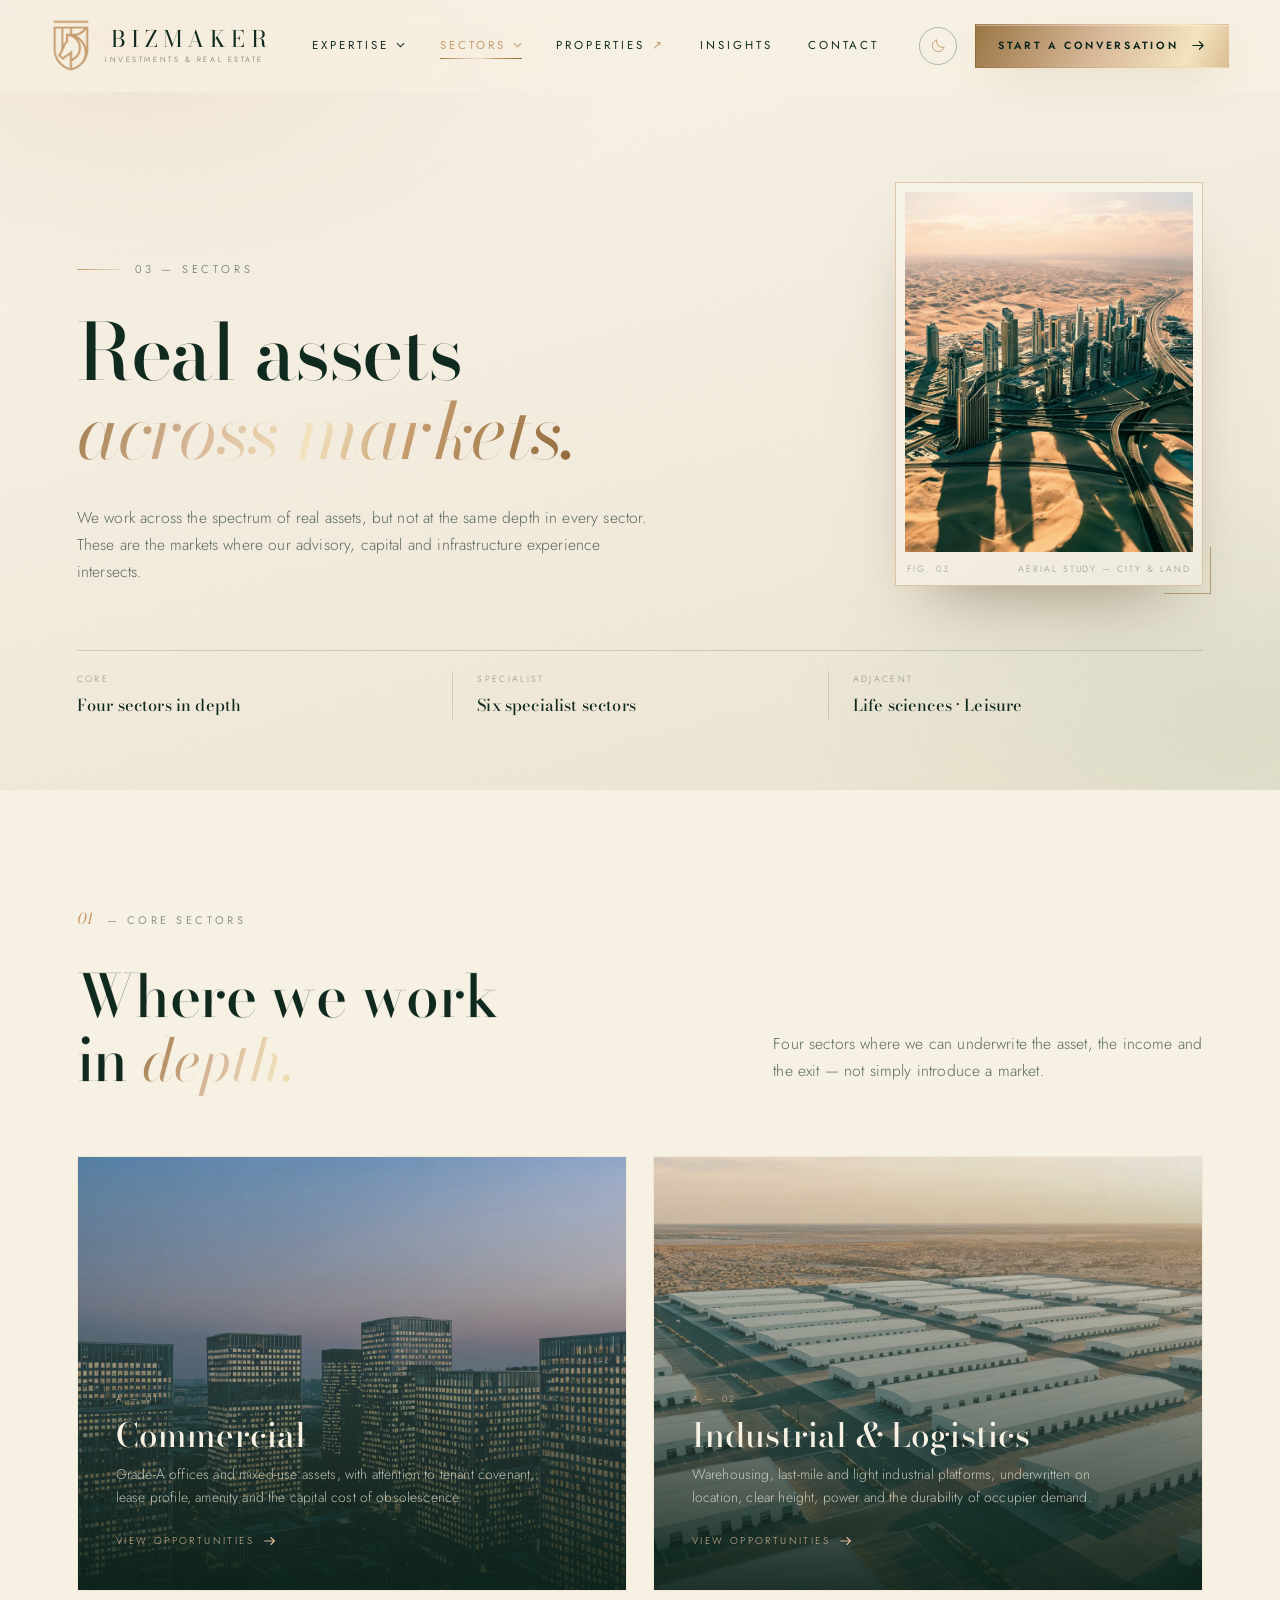
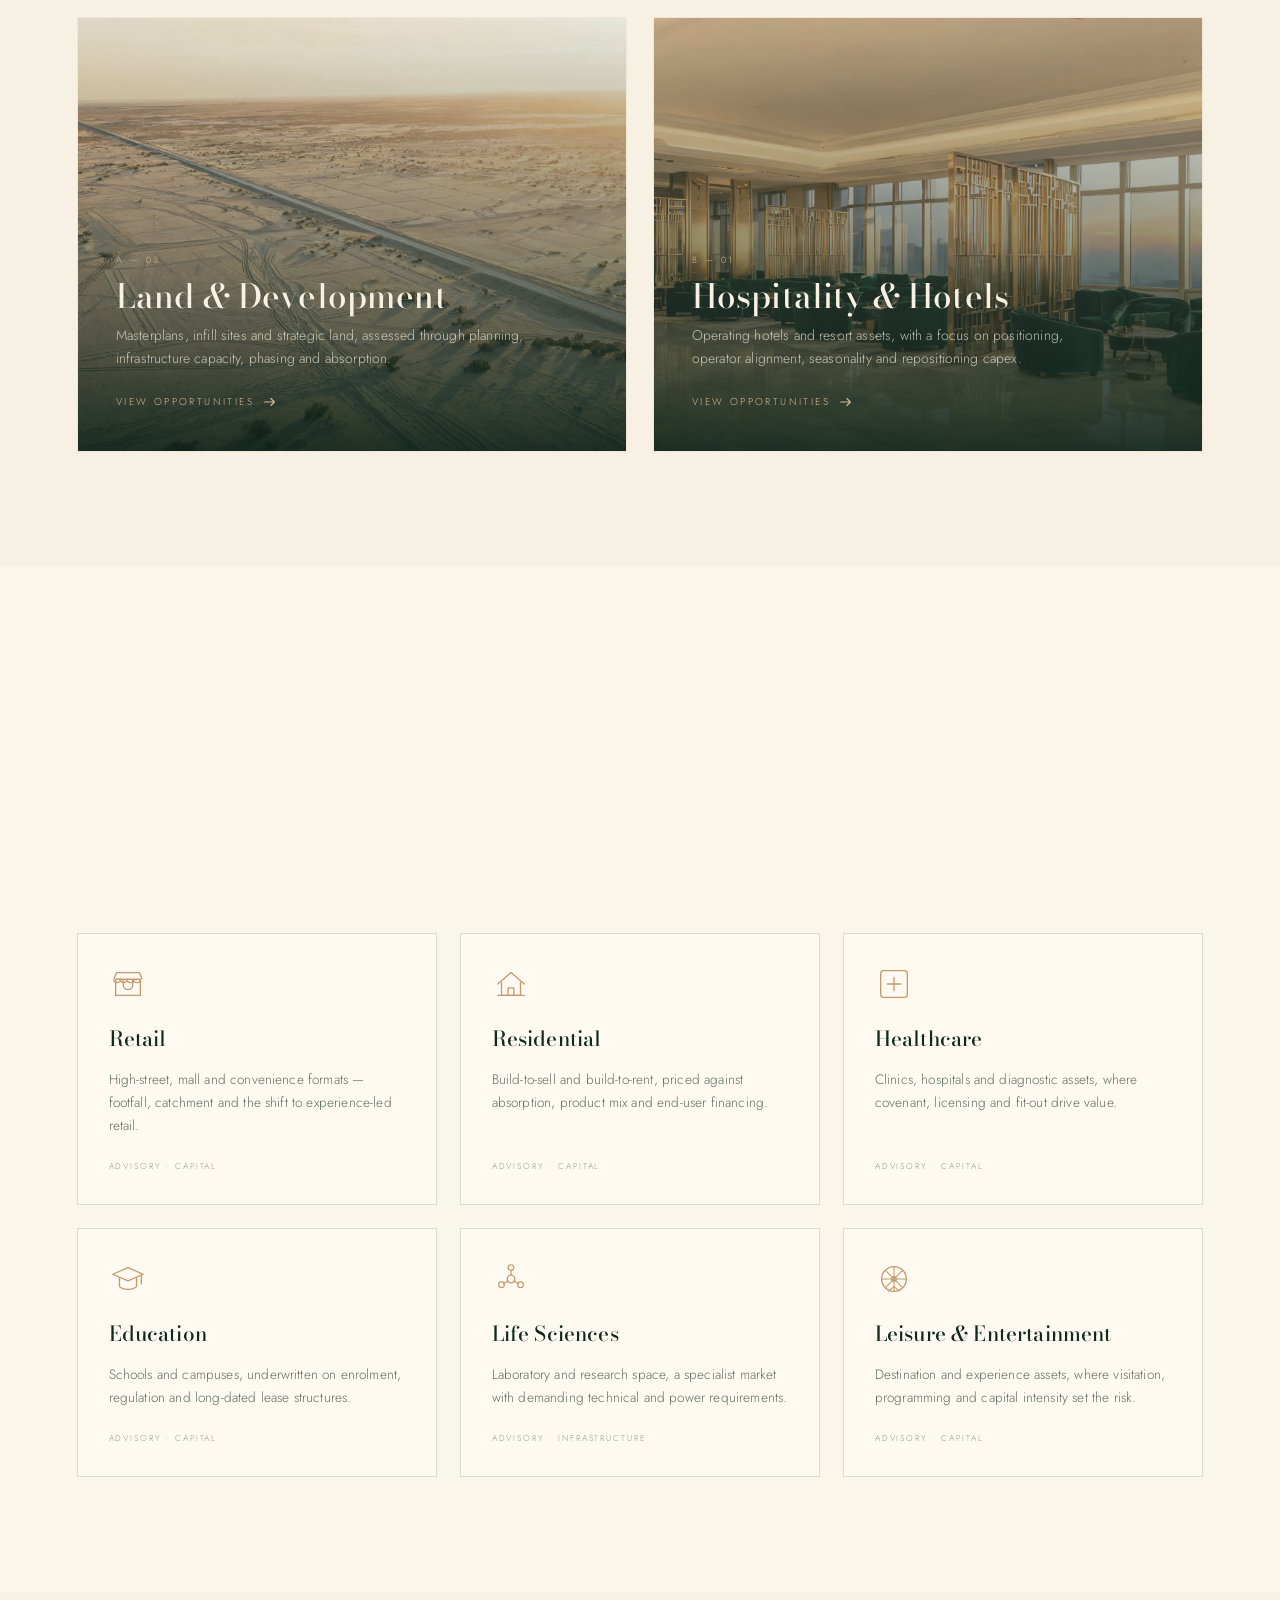
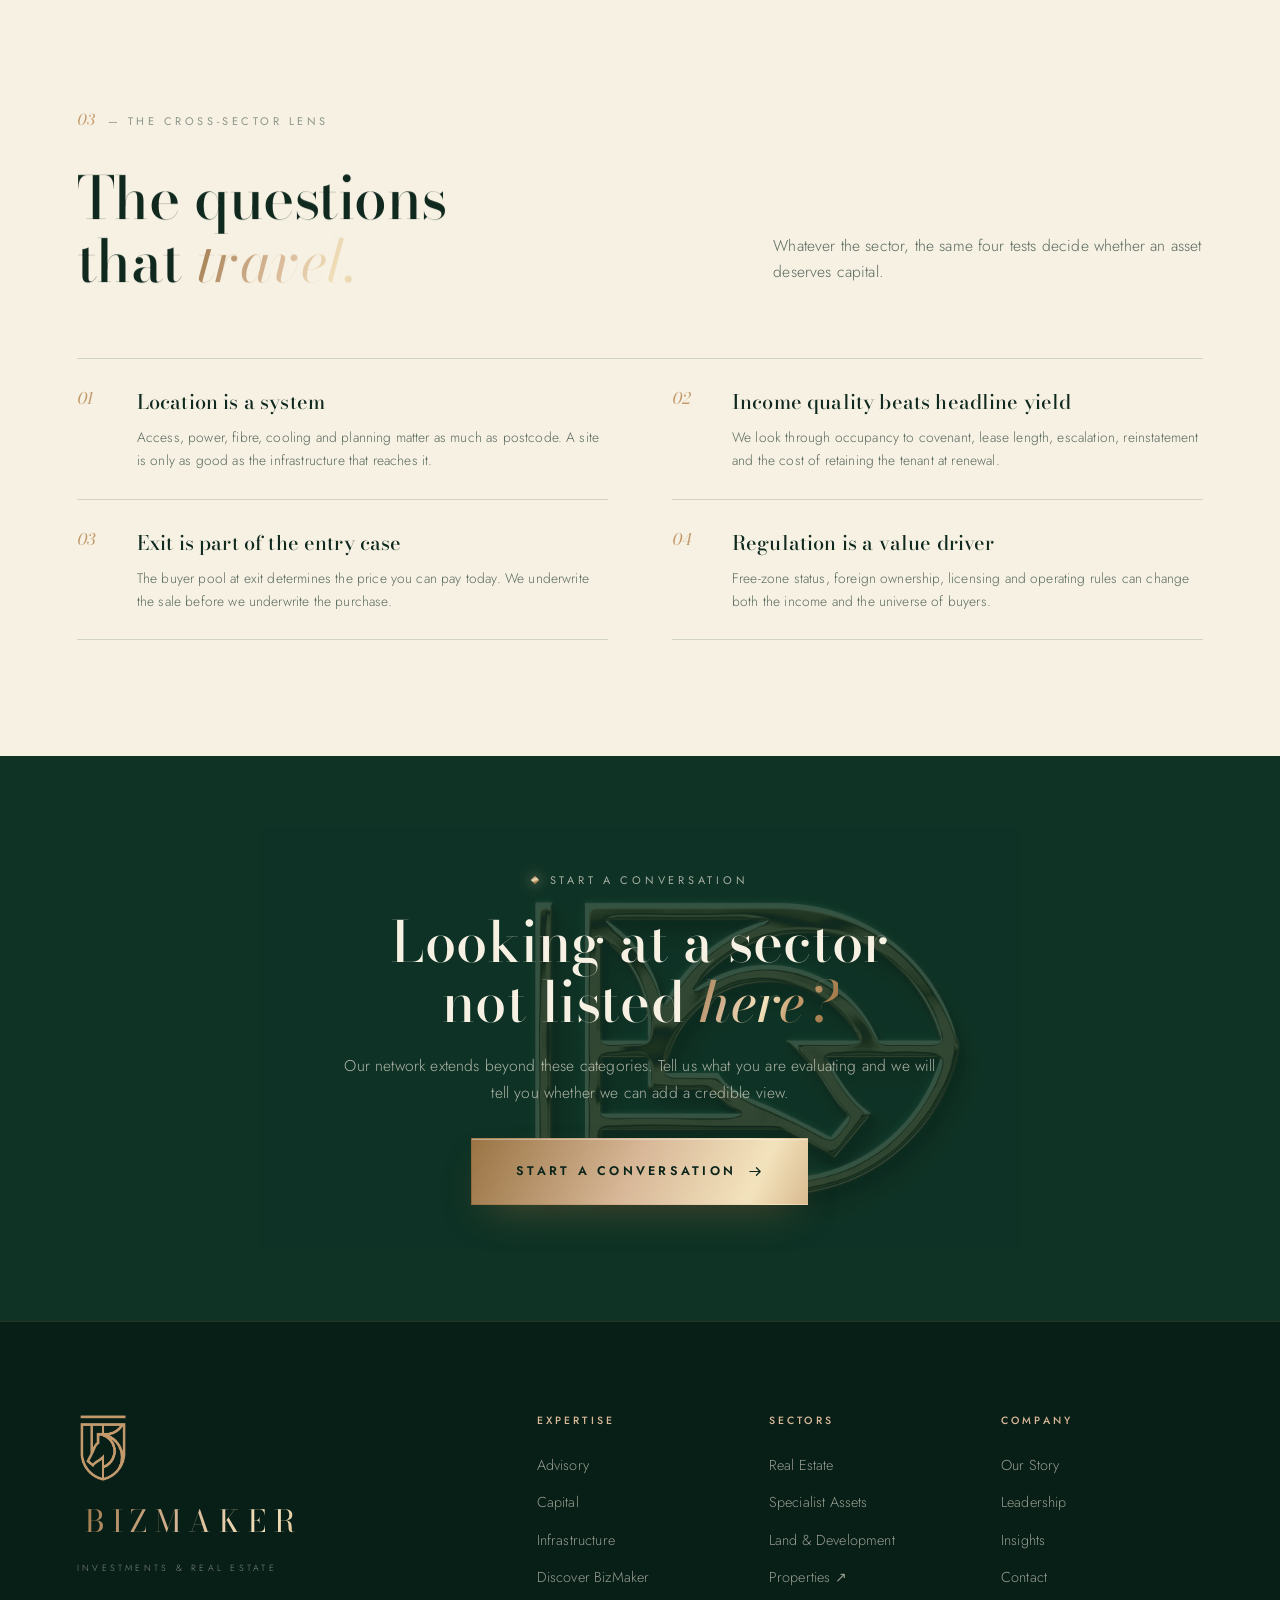
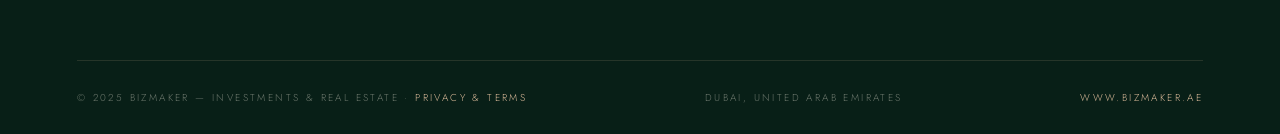
<file: sectors.html>
<!DOCTYPE html>
<html lang="en" data-theme="light" class="lux-lock">
<head>
<meta charset="UTF-8" />
<meta name="viewport" content="width=device-width, initial-scale=1.0" />
<title>Sectors — Real Estate, Specialist Assets & Infrastructure | BizMaker</title>
<meta name="description" content="Commercial, industrial, land, hospitality and specialist real assets across the UAE. How BizMaker underwrites sectors and cross-sector risk." />
<link rel="canonical" href="https://www.bizmaker.ae/sectors.html" />
<meta property="og:type" content="website" />
<meta property="og:site_name" content="BizMaker — Investments &amp; Real Estate" />
<meta property="og:title" content="Sectors — Real Estate, Specialist Assets & Infrastructure | BizMaker" />
<meta property="og:description" content="Commercial, industrial, land, hospitality and specialist real assets across the UAE. How BizMaker underwrites sectors and cross-sector risk." />
<meta property="og:url" content="https://www.bizmaker.ae/sectors.html" />
<meta property="og:image" content="https://www.bizmaker.ae/assets/hero-sectors.webp" />
<meta property="og:image:alt" content="BizMaker — real assets and strategic capital, Dubai" />
<meta name="twitter:card" content="summary_large_image" />
<meta name="twitter:title" content="Sectors — Real Estate, Specialist Assets & Infrastructure | BizMaker" />
<meta name="twitter:description" content="Commercial, industrial, land, hospitality and specialist real assets across the UAE. How BizMaker underwrites sectors and cross-sector risk." />
<meta name="twitter:image" content="https://www.bizmaker.ae/assets/hero-sectors.webp" />
<meta name="theme-color" content="#173d30" />
<link rel="icon" type="image/png" href="assets/logo-shield-gold.png" />
<link rel="preconnect" href="https://fonts.googleapis.com" />
<link rel="preconnect" href="https://fonts.gstatic.com" crossorigin />
<link href="https://fonts.googleapis.com/css2?family=Bodoni+Moda:ital,opsz,wght@0,6..96,400;0,6..96,500;0,6..96,600;0,6..96,700;1,6..96,400;1,6..96,500&family=Jost:wght@300;400;500;600&display=swap" rel="stylesheet" />
<link rel="stylesheet" href="css/style.css?v=88" />
<link rel="stylesheet" href="css/pages.css?v=1" />
<script>try{var t=localStorage.getItem("bizmaker-theme");if(t)document.documentElement.setAttribute("data-theme",t)}catch(e){}</script>
<script type="application/ld+json">
{"@context":"https://schema.org","@type":"ProfessionalService","name":"BizMaker Investments and Real Estate","url":"https://www.bizmaker.ae/","email":"hello@bizmaker.ae","logo":"https://www.bizmaker.ae/assets/logo-shield-gold.png","description":"Dubai-based real-assets and strategic-capital advisory covering real estate, investment structuring and digital infrastructure.","address":{"@type":"PostalAddress","addressLocality":"Dubai","addressCountry":"AE"},"areaServed":["United Arab Emirates","Middle East","Global"]}
</script>
</head>
<body>

<a class="skip-link" href="#main">Skip to content</a>
<!-- ══════════ SCROLL PROGRESS ══════════ -->
<div class="scroll-progress" id="scrollProgress"></div>
<!-- ══════════ SHARED SHIELD CLIP ══════════ -->
<svg width="0" height="0" class="svg-defs" aria-hidden="true" focusable="false">
  <defs>
    <clipPath id="shieldClip" clipPathUnits="objectBoundingBox">
      <path d="M0,0 H1 V0.78 C1,0.95 0.62,1 0.5,1 C0.38,1,0,0.95,0,0.78 Z" />
    </clipPath>
  </defs>
</svg>
<!-- ══════════ HEADER ══════════ -->
<header class="header" id="siteHeader">
  <div class="header__bar">
    <a href="index.html" class="brand" aria-label="BizMaker — home">
      <span class="brand__crest"><img src="assets/logo-shield-gold.png" alt="BizMaker crest" /></span>
      <span class="brand__text">
        <span class="brand__word">BIZMAKER</span>
        <span class="brand__tag">INVESTMENTS &amp; REAL ESTATE</span>
      </span>
    </a>

    <nav class="nav" aria-label="Primary">
      <ul class="nav__list">
        <li class="nav__item has-mega" data-menu="expertise">
          <button class="nav__link" type="button" aria-expanded="false" aria-controls="mega-expertise">EXPERTISE
            <svg class="nav__caret" viewBox="0 0 10 6" aria-hidden="true"><path d="M1 1l4 4 4-4" fill="none" stroke="currentColor" stroke-width="1.2"/></svg>
          </button>
        </li>
        <li class="nav__item has-mega" data-menu="sectors">
          <button class="nav__link" type="button" aria-expanded="false" aria-controls="mega-sectors" aria-current="page">SECTORS
            <svg class="nav__caret" viewBox="0 0 10 6" aria-hidden="true"><path d="M1 1l4 4 4-4" fill="none" stroke="currentColor" stroke-width="1.2"/></svg>
          </button>
        </li>
        <li class="nav__item"><a class="nav__link" href="properties.html">PROPERTIES<span class="nav__arrow" aria-hidden="true">↗</span></a></li>
        <li class="nav__item"><a class="nav__link" href="insights.html">INSIGHTS</a></li>
        <li class="nav__item"><a class="nav__link" href="contact.html">CONTACT</a></li>
      </ul>
    </nav>

    <div class="header__actions">
      <button class="theme-toggle" id="themeToggle" aria-label="Toggle light and dark theme" type="button">
        <svg class="theme-toggle__sun" viewBox="0 0 24 24" aria-hidden="true"><circle cx="12" cy="12" r="4.2" fill="none" stroke="currentColor" stroke-width="1.3"/><path d="M12 2.5v2.4M12 19.1v2.4M2.5 12h2.4M19.1 12h2.4M5.3 5.3l1.7 1.7M17 17l1.7 1.7M18.7 5.3L17 7M7 17l-1.7 1.7" stroke="currentColor" stroke-width="1.3" stroke-linecap="round"/></svg>
        <svg class="theme-toggle__moon" viewBox="0 0 24 24" aria-hidden="true"><path d="M20 14.5A8.5 8.5 0 0 1 9.5 4a8.5 8.5 0 1 0 10.5 10.5z" fill="none" stroke="currentColor" stroke-width="1.3" stroke-linejoin="round"/></svg>
      </button>
      <a href="contact.html" class="btn btn--gold btn--sm header__cta">
        <span>START A CONVERSATION</span>
        <svg viewBox="0 0 16 16" aria-hidden="true"><path d="M2 8h11M9 4l4 4-4 4" fill="none" stroke="currentColor" stroke-width="1.3" stroke-linecap="round" stroke-linejoin="round"/></svg>
      </a>
      <button class="burger" id="burger" aria-label="Open menu" aria-expanded="false" aria-controls="drawer" type="button"><span></span><span></span><span></span></button>
    </div>
  </div>

  <!-- MEGA: EXPERTISE -->
  <div class="mega" id="mega-expertise">
    <div class="mega__inner">
      <div class="mega__lead">
        <p class="mega__eyebrow">EXPERTISE</p>
        <h3 class="mega__title">Three perspectives.<br/><em>One strategic view.</em></h3>
        <a href="expertise.html" class="link-arrow mega__all">Explore our expertise
          <svg viewBox="0 0 16 16" aria-hidden="true"><path d="M2 8h11M9 4l4 4-4 4" fill="none" stroke="currentColor" stroke-width="1.3" stroke-linecap="round" stroke-linejoin="round"/></svg>
        </a>
      </div>
      <div class="mega__cols">
        <a class="mega-col" href="expertise.html#advisory">
          <span class="mega-col__index">01</span>
          <span class="mega-col__name">Advisory</span>
          <span class="mega-col__desc">Real estate &amp; investment advisory. Market intelligence, feasibility, asset &amp; portfolio strategy, market entry.</span>
          <span class="mega-col__items">Development Advisory<i></i>Investor Representation<i></i>Land &amp; Site Strategy</span>
        </a>
        <a class="mega-col" href="expertise.html#capital">
          <span class="mega-col__index">02</span>
          <span class="mega-col__name">Capital</span>
          <span class="mega-col__desc">Connecting opportunity with capital. Investment structuring, partnerships, acquisitions &amp; dispositions.</span>
          <span class="mega-col__items">Investment Structuring<i></i>Joint Ventures<i></i>Acquisitions &amp; Dispositions</span>
        </a>
        <a class="mega-col" href="expertise.html#infrastructure">
          <span class="mega-col__index">03</span>
          <span class="mega-col__name">Infrastructure</span>
          <span class="mega-col__desc">Data centres and strategic development — land, power, connectivity and the infrastructure of the future economy.</span>
          <span class="mega-col__items">Data Centres<i></i>Strategic Development<i></i>Infrastructure Advisory</span>
        </a>
        <div class="mega-col mega-col--quiet">
          <span class="mega-col__eyebrow">DISCOVER BIZMAKER</span>
          <a href="about.html"><span class="mega-col__row">Our Story</span></a>
          <a href="about.html#leadership"><span class="mega-col__row">Leadership</span></a>
          <a href="contact.html"><span class="mega-col__row">Connect</span></a>
        </div>
      </div>
    </div>
  </div>

  <!-- MEGA: SECTORS -->
  <div class="mega" id="mega-sectors">
    <div class="mega__inner">
      <div class="mega__lead">
        <p class="mega__eyebrow">SECTORS</p>
        <h3 class="mega__title">Real assets<br/><em>across markets.</em></h3>
        <a href="sectors.html" class="link-arrow mega__all">View all sectors
          <svg viewBox="0 0 16 16" aria-hidden="true"><path d="M2 8h11M9 4l4 4-4 4" fill="none" stroke="currentColor" stroke-width="1.3" stroke-linecap="round" stroke-linejoin="round"/></svg>
        </a>
      </div>
      <div class="mega__cols">
        <div class="mega-col mega-col--group">
          <span class="mega-col__eyebrow">REAL ESTATE</span>
          <a href="sectors.html#commercial"><span class="mega-col__row">Commercial</span></a>
          <a href="sectors.html#retail"><span class="mega-col__row">Retail</span></a>
          <a href="sectors.html#residential"><span class="mega-col__row">Residential</span></a>
          <a href="sectors.html#industrial"><span class="mega-col__row">Industrial &amp; Logistics</span></a>
          <a href="sectors.html#land"><span class="mega-col__row">Land &amp; Development</span></a>
        </div>
        <div class="mega-col mega-col--group">
          <span class="mega-col__eyebrow">SPECIALIST ASSETS</span>
          <a href="sectors.html#hospitality"><span class="mega-col__row">Hospitality &amp; Hotels</span></a>
          <a href="sectors.html#healthcare"><span class="mega-col__row">Healthcare</span></a>
          <a href="sectors.html#education"><span class="mega-col__row">Education</span></a>
          <a href="sectors.html#life-sciences"><span class="mega-col__row">Life Sciences</span></a>
          <a href="sectors.html#leisure"><span class="mega-col__row">Leisure &amp; Entertainment</span></a>
        </div>
        <div class="mega-col mega-col--feature">
          <div class="mega-col__featureimg" data-parallax-scale><img src="assets/img-sector-land.jpg" alt="Aerial view of development land in Dubai" loading="lazy" /></div>
          <span class="mega-col__name">Selected Opportunities</span>
          <span class="mega-col__desc">A curated view of real assets currently available through the BizMaker platform.</span>
          <a href="properties.html" class="link-arrow">View properties <svg viewBox="0 0 16 16" aria-hidden="true"><path d="M2 8h11M9 4l4 4-4 4" fill="none" stroke="currentColor" stroke-width="1.3" stroke-linecap="round" stroke-linejoin="round"/></svg></a>
        </div>
      </div>
    </div>
  </div>
</header>

<!-- MOBILE DRAWER -->
<div class="drawer" id="drawer" aria-hidden="true">
  <div class="drawer__inner">
    <a href="expertise.html" class="drawer__link"><span>EXPERTISE</span><em>01</em></a>
    <a href="sectors.html" class="drawer__link"><span>SECTORS</span><em>02</em></a>
    <a href="properties.html" class="drawer__link"><span>PROPERTIES</span><em>03</em></a>
    <a href="insights.html" class="drawer__link"><span>INSIGHTS</span><em>04</em></a>
    <a href="contact.html" class="drawer__link"><span>CONTACT</span><em>05</em></a>
    <a href="contact.html" class="btn btn--gold drawer__cta">START A CONVERSATION</a>
  </div>
</div>

<main id="main">

<!-- ══════════ PAGE HERO ══════════ -->
<section class="page-hero">
  <div class="page-hero__bg" aria-hidden="true"></div>
  <div class="container page-hero__inner">
    <div class="page-hero__copy">
      <p class="page-hero__eyebrow" data-reveal><i></i>03 — SECTORS</p>
      <h1 class="page-hero__title" data-reveal>Real assets<br/><em>across markets.</em></h1>
      <p class="page-hero__lead" data-reveal>We work across the spectrum of real assets, but not at the same depth in every sector. These are the markets where our advisory, capital and infrastructure experience intersects.</p>
      
    </div>
      <div class="page-hero__aside">
        <figure class="page-plate">
          <img src="assets/hero-sectors.webp" alt="Aerial view of a modern desert city edge at golden hour" loading="eager" decoding="async" />
          <figcaption><span>FIG. 03</span><span>AERIAL STUDY — CITY &amp; LAND</span></figcaption>
        </figure>
      </div>
  </div>
  <div class="container page-hero__meta" data-reveal>
    <div><span>CORE</span><strong>Four sectors in depth</strong></div>
    <div><span>SPECIALIST</span><strong>Six specialist sectors</strong></div>
    <div><span>ADJACENT</span><strong>Life sciences · Leisure</strong></div>
  </div>
</section>

<!-- CORE SECTORS -->
<section class="page-section">
  <div class="container">
    <header class="section-head">
      <div>
        <p class="section-index" data-reveal><em>01</em> — CORE SECTORS</p>
        <h2 class="section-title" data-reveal-lines>
          <span class="line"><span class="line__inner">Where we work</span></span>
          <span class="line"><span class="line__inner">in <em>depth.</em></span></span>
        </h2>
      </div>
      <p class="section-intro" data-reveal>Four sectors where we can underwrite the asset, the income and the exit — not simply introduce a market.</p>
    </header>

    <div class="sector-grid">
      <article class="sector-card" id="commercial" data-reveal>
        <div class="sector-card__media"><img src="assets/sector-commercial.webp" alt="Aerial view of a glass commercial district at dusk" loading="lazy" /></div>
        <div class="sector-card__content">
          <span class="sector-card__index">A — 01</span>
          <h3>Commercial</h3>
          <p>Grade-A offices and mixed-use assets, with attention to tenant covenant, lease profile, amenity and the capital cost of obsolescence.</p>
          <a href="properties.html" class="sector-card__link">View opportunities <svg viewBox="0 0 16 16" aria-hidden="true"><path d="M2 8h11M9 4l4 4-4 4" fill="none" stroke="currentColor" stroke-width="1.3" stroke-linecap="round" stroke-linejoin="round"/></svg></a>
        </div>
      </article>

      <article class="sector-card" id="industrial" data-reveal>
        <div class="sector-card__media"><img src="assets/sector-logistics.webp" alt="Aerial view of a modern logistics park at golden hour" loading="lazy" /></div>
        <div class="sector-card__content">
          <span class="sector-card__index">A — 02</span>
          <h3>Industrial <em>&amp;</em> Logistics</h3>
          <p>Warehousing, last-mile and light industrial platforms, underwritten on location, clear height, power and the durability of occupier demand.</p>
          <a href="properties.html" class="sector-card__link">View opportunities <svg viewBox="0 0 16 16" aria-hidden="true"><path d="M2 8h11M9 4l4 4-4 4" fill="none" stroke="currentColor" stroke-width="1.3" stroke-linecap="round" stroke-linejoin="round"/></svg></a>
        </div>
      </article>

      <article class="sector-card" id="land" data-reveal>
        <div class="sector-card__media"><img src="assets/sector-land.webp" alt="Aerial view of surveyed desert land and a new road corridor" loading="lazy" /></div>
        <div class="sector-card__content">
          <span class="sector-card__index">A — 03</span>
          <h3>Land <em>&amp;</em> Development</h3>
          <p>Masterplans, infill sites and strategic land, assessed through planning, infrastructure capacity, phasing and absorption.</p>
          <a href="properties.html" class="sector-card__link">View opportunities <svg viewBox="0 0 16 16" aria-hidden="true"><path d="M2 8h11M9 4l4 4-4 4" fill="none" stroke="currentColor" stroke-width="1.3" stroke-linecap="round" stroke-linejoin="round"/></svg></a>
        </div>
      </article>

      <article class="sector-card" id="hospitality" data-reveal>
        <div class="sector-card__media"><img src="assets/sector-hospitality.webp" alt="Luxury hotel lobby lounge in emerald velvet and cream marble" loading="lazy" /></div>
        <div class="sector-card__content">
          <span class="sector-card__index">B — 01</span>
          <h3>Hospitality <em>&amp;</em> Hotels</h3>
          <p>Operating hotels and resort assets, with a focus on positioning, operator alignment, seasonality and repositioning capex.</p>
          <a href="properties.html" class="sector-card__link">View opportunities <svg viewBox="0 0 16 16" aria-hidden="true"><path d="M2 8h11M9 4l4 4-4 4" fill="none" stroke="currentColor" stroke-width="1.3" stroke-linecap="round" stroke-linejoin="round"/></svg></a>
        </div>
      </article>
    </div>
  </div>
</section>

<!-- SPECIALIST SECTORS -->
<section class="page-section page-section--soft">
  <div class="container">
    <header class="section-head">
      <div>
        <p class="section-index" data-reveal><em>02</em> — SPECIALIST &amp; ADJACENT</p>
        <h2 class="section-title" data-reveal-lines>
          <span class="line"><span class="line__inner">Sectors that reward</span></span>
          <span class="line"><span class="line__inner">a <em>specialist lens.</em></span></span>
        </h2>
      </div>
      <p class="section-intro" data-reveal>Assets where licensing, fit-out, regulation or operating intensity change the underwriting — and where generic comparables mislead.</p>
    </header>

    <div class="specialist-grid">
      <article class="specialist" id="retail" data-reveal>
        <span class="specialist__icon" style="color:#c49a6c" aria-hidden="true">
          <svg viewBox="0 0 40 40" fill="none"><path d="M7 15h26v17H7zM5 15l3-7h24l3 7M15 15v6a5 5 0 0 0 10 0v-6" stroke="currentColor" stroke-width="1.4" stroke-linejoin="round"/><path d="M5 15c0 2 1.5 3.5 3.5 3.5S12 17 12 15c0 2 1.5 3.5 3.5 3.5S19 17 19 15c0 2 1.5 3.5 3.5 3.5S26 17 26 15c0 2 1.5 3.5 3.5 3.5S33 17 33 15" stroke="currentColor" stroke-width="1.2"/></svg>
        </span>
        <h3>Retail</h3>
        <p>High-street, mall and convenience formats — footfall, catchment and the shift to experience-led retail.</p>
        <span class="specialist__label">ADVISORY · CAPITAL</span>
      </article>

      <article class="specialist" id="residential" data-reveal>
        <span class="specialist__icon" style="color:#c49a6c" aria-hidden="true">
          <svg viewBox="0 0 40 40" fill="none"><path d="M6 20L20 8l14 12" stroke="currentColor" stroke-width="1.4" stroke-linecap="round" stroke-linejoin="round"/><path d="M10 18v14h20V18M17 32v-8h6v8" stroke="currentColor" stroke-width="1.4" stroke-linejoin="round"/><path d="M6 32h28" stroke="currentColor" stroke-width="1.2" stroke-linecap="round"/></svg>
        </span>
        <h3>Residential</h3>
        <p>Build-to-sell and build-to-rent, priced against absorption, product mix and end-user financing.</p>
        <span class="specialist__label">ADVISORY · CAPITAL</span>
      </article>

      <article class="specialist" id="healthcare" data-reveal>
        <span class="specialist__icon" style="color:#c49a6c" aria-hidden="true">
          <svg viewBox="0 0 40 40" fill="none"><rect x="6" y="6" width="28" height="28" rx="3" stroke="currentColor" stroke-width="1.4"/><path d="M20 13v14M13 20h14" stroke="currentColor" stroke-width="1.4" stroke-linecap="round"/></svg>
        </span>
        <h3>Healthcare</h3>
        <p>Clinics, hospitals and diagnostic assets, where covenant, licensing and fit-out drive value.</p>
        <span class="specialist__label">ADVISORY · CAPITAL</span>
      </article>

      <article class="specialist" id="education" data-reveal>
        <span class="specialist__icon" style="color:#c49a6c" aria-hidden="true">
          <svg viewBox="0 0 40 40" fill="none"><path d="M4 15l16-7 16 7-16 7-16-7z" stroke="currentColor" stroke-width="1.4" stroke-linejoin="round"/><path d="M11 19v8c0 2 4 4 9 4s9-2 9-4v-8M34 16v9" stroke="currentColor" stroke-width="1.4" stroke-linecap="round"/></svg>
        </span>
        <h3>Education</h3>
        <p>Schools and campuses, underwritten on enrolment, regulation and long-dated lease structures.</p>
        <span class="specialist__label">ADVISORY · CAPITAL</span>
      </article>

      <article class="specialist" id="life-sciences" data-reveal>
        <span class="specialist__icon" style="color:#c49a6c" aria-hidden="true">
          <svg viewBox="0 0 40 40" fill="none"><circle cx="20" cy="20" r="4" stroke="currentColor" stroke-width="1.4"/><circle cx="20" cy="8" r="3" stroke="currentColor" stroke-width="1.3"/><circle cx="30" cy="26" r="3" stroke="currentColor" stroke-width="1.3"/><circle cx="10" cy="26" r="3" stroke="currentColor" stroke-width="1.3"/><path d="M20 11v5M23 22l5 3M17 22l-5 3" stroke="currentColor" stroke-width="1.3" stroke-linecap="round"/></svg>
        </span>
        <h3>Life Sciences</h3>
        <p>Laboratory and research space, a specialist market with demanding technical and power requirements.</p>
        <span class="specialist__label">ADVISORY · INFRASTRUCTURE</span>
      </article>

      <article class="specialist" id="leisure" data-reveal>
        <span class="specialist__icon" style="color:#c49a6c" aria-hidden="true">
          <svg viewBox="0 0 40 40" fill="none"><circle cx="20" cy="20" r="13" stroke="currentColor" stroke-width="1.4"/><circle cx="20" cy="20" r="2.4" stroke="currentColor" stroke-width="1.3"/><path d="M20 7v26M7 20h26M11 11l18 18M29 11L11 29" stroke="currentColor" stroke-width="1.1"/><path d="M14 33l6-5 6 5" stroke="currentColor" stroke-width="1.2" stroke-linejoin="round"/></svg>
        </span>
        <h3>Leisure <em>&amp;</em> Entertainment</h3>
        <p>Destination and experience assets, where visitation, programming and capital intensity set the risk.</p>
        <span class="specialist__label">ADVISORY · CAPITAL</span>
      </article>
    </div>
  </div>
</section>

<!-- CROSS-SECTOR LENS -->
<section class="page-section">
  <div class="container">
    <header class="section-head">
      <div>
        <p class="section-index" data-reveal><em>03</em> — THE CROSS-SECTOR LENS</p>
        <h2 class="section-title" data-reveal-lines>
          <span class="line"><span class="line__inner">The questions</span></span>
          <span class="line"><span class="line__inner">that <em>travel.</em></span></span>
        </h2>
      </div>
      <p class="section-intro" data-reveal>Whatever the sector, the same four tests decide whether an asset deserves capital.</p>
    </header>

    <div class="lens-list" data-reveal>
      <div class="lens">
        <span class="lens__num">01</span>
        <div><h3>Location is a system</h3><p>Access, power, fibre, cooling and planning matter as much as postcode. A site is only as good as the infrastructure that reaches it.</p></div>
      </div>
      <div class="lens">
        <span class="lens__num">02</span>
        <div><h3>Income quality beats headline yield</h3><p>We look through occupancy to covenant, lease length, escalation, reinstatement and the cost of retaining the tenant at renewal.</p></div>
      </div>
      <div class="lens">
        <span class="lens__num">03</span>
        <div><h3>Exit is part of the entry case</h3><p>The buyer pool at exit determines the price you can pay today. We underwrite the sale before we underwrite the purchase.</p></div>
      </div>
      <div class="lens">
        <span class="lens__num">04</span>
        <div><h3>Regulation is a value driver</h3><p>Free-zone status, foreign ownership, licensing and operating rules can change both the income and the universe of buyers.</p></div>
      </div>
    </div>
  </div>
</section>

<!-- ══════════ CTA BAND ══════════ -->
<section class="cta-band">
  <div class="cta-band__mark" aria-hidden="true"><img src="assets/emblem-3d-gold.png" alt="" loading="lazy" /></div>
  <div class="container cta-band__inner" data-reveal>
    <p class="eyebrow eyebrow--light cta-band__eyebrow"><span class="eyebrow__dot"></span> START A CONVERSATION</p>
    <h2 class="cta-band__title">Looking at a sector<br/>not listed <em>here?</em></h2>
    <p class="cta-band__copy">Our network extends beyond these categories. Tell us what you are evaluating and we will tell you whether we can add a credible view.</p>
    <a href="contact.html" class="btn btn--gold btn--lg" data-reveal>
      <span>START A CONVERSATION</span>
      <svg viewBox="0 0 16 16" aria-hidden="true"><path d="M2 8h11M9 4l4 4-4 4" fill="none" stroke="currentColor" stroke-width="1.3" stroke-linecap="round" stroke-linejoin="round"/></svg>
    </a>
  </div>
</section>

</main>
<!-- ══════════ FOOTER ══════════ -->
<footer class="footer">
  <div class="container footer__inner">
    <div class="footer__brand">
      <img src="assets/logo-shield-gold.png" alt="BizMaker crest" class="footer__crest" />
      <span class="footer__word">BIZMAKER</span>
      <span class="footer__tag">INVESTMENTS &amp; REAL ESTATE</span>
    </div>
    <div class="footer__cols">
      <div class="footer__col">
        <h5>EXPERTISE</h5>
        <a href="expertise.html#advisory">Advisory</a>
        <a href="expertise.html#capital">Capital</a>
        <a href="expertise.html#infrastructure">Infrastructure</a>
        <a href="about.html">Discover BizMaker</a>
      </div>
      <div class="footer__col">
        <h5>SECTORS</h5>
        <a href="sectors.html#commercial">Real Estate</a>
        <a href="sectors.html#hospitality">Specialist Assets</a>
        <a href="sectors.html#land">Land &amp; Development</a>
        <a href="properties.html">Properties <span aria-hidden="true">↗</span></a>
      </div>
      <div class="footer__col">
        <h5>COMPANY</h5>
        <a href="about.html">Our Story</a>
        <a href="about.html#leadership">Leadership</a>
        <a href="insights.html">Insights</a>
        <a href="contact.html">Contact</a>
      </div>
    </div>
  </div>
  <div class="container footer__base">
    <span>© 2025 BIZMAKER — INVESTMENTS &amp; REAL ESTATE · <a href="legal.html">PRIVACY &amp; TERMS</a></span>
    <span>DUBAI, UNITED ARAB EMIRATES</span>
    <span class="footer__web">WWW.BIZMAKER.AE</span>
  </div>
</footer>

<div class="noise" aria-hidden="true"></div>
<script src="js/main.js?v=7" defer></script>
</body>
</html>
</file>
<file: css/style.css>
/* ═══════════════════════════════════════════════════════════════
   BIZMAKER — Real Assets. Strategic Capital.
   Ultra-premium design system · brand palette only
   Green #173d30 · Champagne #d8b898 · Bronze #c49a6c · Cream #f6f1e3
   ═══════════════════════════════════════════════════════════════ */

:root {
  /* brand */
  --green-900: #081f17;
  --green-800: #0b2a20;
  --green-750: #0f3325;   /* emblem ground */
  --green-700: #173d30;   /* brand primary */
  --green-600: #1e4f3e;
  --green-500: #2c6550;
  --champagne: #d8b898;
  --bronze: #c49a6c;
  --bronze-deep: #9a7444;
  --cream: #f6f1e3;
  --cream-bright: #faf6ea;

  --gold-grad: linear-gradient(115deg, #9a7444 0%, #d8b898 28%, #f3e3bd 48%, #c49a6c 66%, #8c6637 100%);
  --gold-grad-soft: linear-gradient(115deg, #c49a6c, #e7d2a7 45%, #c49a6c);

  --serif: "Bodoni Moda", "Didot", "Times New Roman", serif;
  --sans: "Jost", "Avenir Next", "Helvetica Neue", sans-serif;

  --ease-out: cubic-bezier(.19, 1, .22, 1);
  --ease-lux: cubic-bezier(.65, .01, .12, 1);

  --header-h: 92px;
}

/* ─── THEME TOKENS ─── */
html[data-theme="light"] {
  --bg: var(--cream);
  --bg-soft: var(--cream-bright);
  --bg-deep: #ece3cc;
  --ink: #10291f;
  --ink-soft: rgba(16, 41, 31, .68);
  --ink-faint: rgba(16, 41, 31, .45);
  --line: rgba(23, 61, 48, .16);
  --line-strong: rgba(23, 61, 48, .32);
  --card: rgba(255, 252, 244, .7);
  --card-solid: #fbf7ec;
  --accent: #8a6638;
  --panel-ink: #f6f1e3;
  --shadow: 0 30px 70px -30px rgba(10, 31, 23, .35);
  --shadow-gold: 0 28px 60px -24px rgba(150, 108, 60, .45);
  --veil: rgba(8, 31, 23, .12);
}
html[data-theme="dark"] {
  --bg: #0c2a20;
  --bg-soft: #103528;
  --bg-deep: #081f17;
  --ink: #f3eddc;
  --ink-soft: rgba(243, 237, 220, .72);
  --ink-faint: rgba(243, 237, 220, .42);
  --line: rgba(216, 184, 152, .2);
  --line-strong: rgba(216, 184, 152, .4);
  --card: rgba(18, 56, 43, .6);
  --card-solid: #12382b;
  --accent: var(--champagne);
  --panel-ink: #f6f1e3;
  --shadow: 0 30px 70px -30px rgba(0, 0, 0, .6);
  --shadow-gold: 0 28px 60px -24px rgba(196, 154, 108, .35);
  --veil: rgba(8, 31, 23, .3);
}

* { margin: 0; padding: 0; box-sizing: border-box; }
html { scroll-behavior: smooth; }

body {
  background: var(--bg);
  color: var(--ink);
  font-family: var(--sans);
  font-weight: 300;
  line-height: 1.7;
  letter-spacing: .01em;
  -webkit-font-smoothing: antialiased;
  overflow-x: hidden;
  transition: background-color .6s ease, color .6s ease;
}
::selection { background: var(--bronze); color: #0b2a20; }

img { display: block; max-width: 100%; }
.svg-defs { position: absolute; width: 0; height: 0; overflow: hidden; }
.skip-link {
  position: fixed; top: -80px; left: 22px; z-index: 1000;
  padding: 12px 20px; background: var(--green-800); color: var(--cream);
  font-size: 11px; letter-spacing: .2em; text-transform: uppercase;
  border: 1px solid var(--champagne); transition: top .3s var(--ease-out);
}
.skip-link:focus { top: 14px; }
a { color: inherit; text-decoration: none; }
button { font-family: inherit; background: none; border: 0; cursor: pointer; color: inherit; }

.container { width: min(1340px, 88vw); margin-inline: auto; }
.section { position: relative; padding: clamp(110px, 13vw, 190px) 0; }

/* ─── TYPE PRIMITIVES ─── */
.eyebrow {
  display: inline-flex; align-items: center; gap: 12px;
  font-size: 11px; letter-spacing: .34em; font-weight: 400;
  color: var(--ink-soft); text-transform: uppercase;
}
.eyebrow--light { color: rgba(246, 241, 227, .72); }
.eyebrow__dot { width: 6px; height: 6px; transform: rotate(45deg); background: var(--gold-grad); box-shadow: 0 0 12px rgba(216,184,152,.8); }

.section-index {
  font-size: 11px; letter-spacing: .32em; text-transform: uppercase;
  color: var(--ink-faint); margin-bottom: 34px; font-weight: 400;
}
.section-index--light { color: rgba(246,241,227,.55); }
.section-index em { font-family: var(--serif); font-style: italic; font-size: 15px; color: var(--bronze); padding-right: 6px; letter-spacing: .05em; }
html[data-theme="dark"] .section-index em { color: var(--champagne); }

.section-title, .statement {
  font-family: var(--serif);
  font-weight: 500;
  font-size: clamp(2.4rem, 4.6vw, 4.3rem);
  line-height: 1.08;
  letter-spacing: -.01em;
  color: var(--ink);
}
.section-title em, .statement em { font-style: italic; font-weight: 400; }
.gold-italic, .section-title em, .statement em {
  background: var(--gold-grad);
  background-size: 200% auto;
  -webkit-background-clip: text; background-clip: text;
  -webkit-text-fill-color: transparent; color: transparent;
}
.section-title--light, .section-title--light em { color: var(--cream); -webkit-text-fill-color: var(--cream); }
.section-title--light em { -webkit-text-fill-color: transparent; }

.h3-serif { font-family: var(--serif); font-weight: 500; font-size: clamp(1.7rem, 2.6vw, 2.5rem); line-height: 1.15; color: var(--ink); }
.h3-serif em { font-style: italic; background: var(--gold-grad); -webkit-background-clip: text; background-clip: text; -webkit-text-fill-color: transparent; }

.section-head { display: flex; justify-content: space-between; align-items: flex-end; gap: 60px; margin-bottom: clamp(50px, 6vw, 84px); }
.section-head > div:first-child { max-width: 760px; }
.section-intro { max-width: 400px; font-size: .98rem; color: var(--ink-soft); padding-bottom: 8px; }

/* line reveal mechanics */
.line { display: block; overflow: hidden; padding-bottom: .06em; margin-bottom: -.06em; }
.line__inner { display: inline-block; transform: translateY(110%); will-change: transform; }
.in .line__inner, [data-reveal].in { animation: lineUp 1.1s var(--ease-lux) forwards; }
.section-title .line:nth-child(2) .line__inner { animation-delay: .09s; }
.statement .line:nth-child(2) .line__inner { animation-delay: .1s; }
@keyframes lineUp { to { transform: translateY(0); } }

[data-reveal] { opacity: 0; transform: translateY(34px); transition: opacity 1s var(--ease-out), transform 1s var(--ease-out); }
[data-reveal].in { opacity: 1; transform: none; }
[data-reveal-lines] .line__inner { animation-play-state: paused; }
[data-reveal-lines].in .line__inner { animation-play-state: running; }

/* ─── BUTTONS ─── */
.btn {
  position: relative; display: inline-flex; align-items: center; gap: 12px;
  padding: 18px 34px; font-size: 11.5px; font-weight: 500;
  letter-spacing: .26em; text-transform: uppercase;
  border: 1px solid transparent; overflow: hidden;
  transition: transform .5s var(--ease-out), box-shadow .5s ease, border-color .4s ease, color .4s ease;
  will-change: transform;
}
.btn svg { width: 15px; height: 15px; transition: transform .45s var(--ease-out); }
.btn--sm { padding: 12px 22px; font-size: 10.5px; }
.btn--lg { padding: 22px 44px; font-size: 12.5px; }
.btn--gold {
  background: var(--gold-grad); background-size: 180% auto;
  color: #0b241a; font-weight: 600;
  box-shadow: inset 0 1px 0 rgba(255,255,255,.35), 0 18px 40px -18px rgba(150,108,60,.55);
}
.btn--gold:hover { background-position: 100% 0; transform: translateY(-2px); box-shadow: inset 0 1px 0 rgba(255,255,255,.45), 0 26px 55px -18px rgba(150,108,60,.7); }
.btn--gold:hover svg { transform: translateX(4px); }
.btn--ghost { border-color: rgba(246,241,227,.4); color: var(--cream); background: rgba(255,255,255,.03); backdrop-filter: blur(4px); }
.btn--ghost:hover { border-color: var(--champagne); color: var(--champagne); transform: translateY(-2px); }
.btn--ghost:hover .btn__arrow { transform: translate(3px,-3px); }
.btn--outline { border-color: var(--line-strong); color: var(--ink); }
.btn--outline:hover { border-color: var(--bronze); color: var(--bronze); transform: translateY(-2px); }
.btn__arrow { font-style: normal; transition: transform .4s var(--ease-out); }

.link-arrow {
  display: inline-flex; align-items: center; gap: 10px;
  font-size: 11px; letter-spacing: .24em; text-transform: uppercase; font-weight: 500;
  color: var(--accent); position: relative;
}
.link-arrow svg { width: 15px; height: 15px; transition: transform .4s var(--ease-out); }
.link-arrow:hover svg { transform: translateX(5px); }
.link-arrow::after {
  content: ""; position: absolute; left: 0; bottom: -4px; height: 1px; width: 0;
  background: var(--gold-grad); transition: width .5s var(--ease-out);
}
.link-arrow:hover::after { width: 100%; }
.link-arrow--light { color: var(--champagne); }


/* ─── SCROLL PROGRESS ─── */
.scroll-progress {
  position: fixed; top: 0; left: 0; height: 2px; width: 100%; z-index: 900;
  background: var(--gold-grad); transform-origin: left; transform: scaleX(0);
}

/* ═══════════════════════════════════════════ HEADER ═══════════════════════════════════════════ */
.header {
  position: fixed; top: 0; left: 0; right: 0; z-index: 800;
  transition: transform .5s var(--ease-out);
}
.header__bar {
  display: flex; align-items: center; justify-content: space-between; gap: 30px;
  height: var(--header-h);
  padding: 0 clamp(22px, 4vw, 60px);
  transition: height .5s var(--ease-out), background-color .5s ease, border-color .5s ease, box-shadow .5s ease;
  border-bottom: 1px solid transparent;
  background: color-mix(in srgb, var(--bg) 58%, transparent);
  -webkit-backdrop-filter: blur(12px) saturate(1.2); backdrop-filter: blur(12px) saturate(1.2);
}
.header.scrolled .header__bar {
  height: 72px;
  background: color-mix(in srgb, var(--bg) 82%, transparent);
  -webkit-backdrop-filter: blur(18px) saturate(1.3); backdrop-filter: blur(18px) saturate(1.3);
  border-bottom-color: var(--line);
  box-shadow: 0 18px 50px -30px rgba(8, 31, 23, .4);
}
.brand { display: flex; align-items: center; gap: 14px; flex-shrink: 0; }
.brand__crest { width: 40px; height: auto; transition: width .5s var(--ease-out); transform: translateZ(0); }
.brand__crest img { width: 100%; }
.header.scrolled .brand__crest { width: 33px; }
.brand__text { display: flex; flex-direction: column; line-height: 1; }
.brand__word {
  font-family: var(--serif); font-size: 1.42rem; letter-spacing: .24em; padding-left: .24em;
  color: var(--ink);
  transition: color .5s ease, font-size .5s ease;
}
.brand__tag { font-size: 7.5px; letter-spacing: .34em; color: var(--ink-soft); margin-top: 5px; transition: color .5s ease; }
.header.scrolled .brand__word { color: var(--ink); text-shadow: none; }
.header.scrolled .brand__tag { color: var(--ink-soft); }

.nav { flex: 1; display: flex; justify-content: center; }
.nav__list { display: flex; align-items: center; gap: clamp(18px, 2.4vw, 42px); list-style: none; }
.nav__link {
  display: inline-flex; align-items: center; gap: 7px;
  font-size: 11.5px; font-weight: 400; letter-spacing: .26em;
  color: var(--ink); padding: 10px 2px;
  position: relative; transition: color .35s ease;
}
.header.scrolled .nav__link { color: var(--ink); }
.nav__link::after {
  content: ""; position: absolute; left: 2px; right: 2px; bottom: 4px; height: 1px;
  background: var(--gold-grad); transform: scaleX(0); transform-origin: left;
  transition: transform .45s var(--ease-out);
}
.nav__item:hover .nav__link, .nav__item.open .nav__link { color: var(--bronze); }
.header.scrolled .nav__item:hover .nav__link, .header.scrolled .nav__item.open .nav__link { color: var(--bronze); }
.nav__item:hover .nav__link::after, .nav__item.open .nav__link::after { transform: scaleX(1); }
.nav__caret { width: 9px; height: 6px; transition: transform .4s var(--ease-out); }
.nav__item.open .nav__caret { transform: rotate(180deg); }
.nav__arrow { font-style: normal; font-size: 12px; color: var(--bronze); transition: transform .35s ease; }
.nav__item:hover .nav__arrow { transform: translate(2px,-2px); }
.header.scrolled .nav__arrow { color: var(--bronze); }

.header__actions { display: flex; align-items: center; gap: 18px; flex-shrink: 0; }
.theme-toggle {
  position: relative; width: 38px; height: 38px; border-radius: 50%;
  border: 1px solid var(--line-strong); display: grid; place-items: center;
  color: var(--bronze); transition: border-color .4s ease, transform .4s var(--ease-out), background-color .4s;
}
.theme-toggle:hover { transform: rotate(18deg); border-color: var(--bronze); }
.header.scrolled .theme-toggle { border-color: var(--line-strong); color: var(--bronze); }
.theme-toggle svg { position: absolute; width: 17px; height: 17px; transition: opacity .4s, transform .5s var(--ease-out); }
html[data-theme="light"] .theme-toggle__sun { opacity: 0; transform: scale(.4) rotate(-60deg); }
html[data-theme="light"] .theme-toggle__moon { opacity: 1; transform: none; }
html[data-theme="dark"] .theme-toggle__moon { opacity: 0; transform: scale(.4) rotate(60deg); }
html[data-theme="dark"] .theme-toggle__sun { opacity: 1; transform: none; }

.burger { display: none; flex-direction: column; gap: 5px; padding: 8px; }
.burger span { width: 24px; height: 1.5px; background: var(--ink); transition: .4s; }
.header.scrolled .burger span { background: var(--ink); }

/* ─── MEGA MENU ─── */
.mega {
  position: absolute; top: 100%; left: 0; right: 0;
  background: color-mix(in srgb, var(--bg-soft) 96%, transparent);
  -webkit-backdrop-filter: blur(24px) saturate(1.25); backdrop-filter: blur(24px) saturate(1.25);
  border-bottom: 1px solid var(--line);
  box-shadow: 0 40px 80px -40px rgba(8,31,23,.4);
  opacity: 0; visibility: hidden; transform: translateY(-14px) rotateX(8deg); transform-origin: top;
  transition: opacity .45s ease, transform .55s var(--ease-out), visibility 0s .45s;
  perspective: 1200px;
}
.mega.open { opacity: 1; visibility: visible; transform: none; transition: opacity .45s ease, transform .55s var(--ease-out); }
.mega__inner {
  width: min(1340px, 88vw); margin: 0 auto;
  display: grid; grid-template-columns: .72fr 2.6fr; gap: clamp(36px, 4vw, 72px);
  padding: 48px 0 54px;
}
.mega__eyebrow { font-size: 10.5px; letter-spacing: .32em; color: var(--ink-faint); margin-bottom: 20px; }
.mega__title { font-family: var(--serif); font-weight: 500; font-size: clamp(1.6rem, 2.4vw, 2.3rem); line-height: 1.12; color: var(--ink); }
.mega__title em { font-style: italic; background: var(--gold-grad); -webkit-background-clip: text; background-clip: text; -webkit-text-fill-color: transparent; }
.mega__all { margin-top: 28px; }
.mega__cols { display: grid; grid-template-columns: repeat(4, 1fr); gap: 18px; }
#mega-sectors .mega__cols { grid-template-columns: repeat(3, 1fr); gap: 26px; }
@media (max-width: 1280px) {
  .mega__cols { gap: 13px; }
  .mega-col { padding: 22px 16px; gap: 8px; }
  .mega-col__name { font-size: 1.28rem; }
  .mega-col__desc { font-size: .78rem; }
  #mega-sectors .mega__cols { gap: 18px; }
}
.mega-col {
  display: flex; flex-direction: column; gap: 9px; padding: 24px 20px;
  border: 1px solid var(--line); background: var(--card);
  transition: transform .5s var(--ease-out), border-color .4s, box-shadow .5s;
  transform: translateY(16px); opacity: 0;
}
.mega.open .mega-col { animation: megaItem .7s var(--ease-out) forwards; }
.mega.open .mega-col:nth-child(1){ animation-delay:.05s } .mega.open .mega-col:nth-child(2){ animation-delay:.12s }
.mega.open .mega-col:nth-child(3){ animation-delay:.19s } .mega.open .mega-col:nth-child(4){ animation-delay:.26s }
@keyframes megaItem { to { transform: none; opacity: 1; } }
.mega-col:hover { border-color: var(--bronze); box-shadow: var(--shadow); transform: translateY(-4px); }
.mega-col__index { font-family: var(--serif); font-style: italic; color: var(--bronze); font-size: 1.15rem; }
.mega-col__name { font-family: var(--serif); font-size: 1.45rem; color: var(--ink); }
.mega-col__desc { font-size: .82rem; color: var(--ink-soft); }
.mega-col__items { display: flex; flex-direction: column; gap: 5px; margin-top: 8px; font-size: .74rem; letter-spacing: .14em; text-transform: uppercase; color: var(--ink-faint); }
.mega-col--quiet { justify-content: flex-start; }
.mega-col--quiet .mega-col__eyebrow { margin-bottom: 12px; }
.mega-col__eyebrow { font-size: 10px; letter-spacing: .28em; color: var(--bronze); margin-bottom: 8px; }
.mega-col__row { font-size: .92rem; color: var(--ink); padding: 7px 0; border-bottom: 1px solid var(--line); transition: color .3s, padding-left .3s; }
a.mega-col--group { background: none; border: 0; padding: 0; }
a.mega-col--group:hover { box-shadow: none; transform: none; }
a.mega-col--group .mega-col__row:hover { color: var(--bronze); padding-left: 8px; }
.mega-col--feature { position: relative; overflow: hidden; }
.mega-col__featureimg { position: absolute; inset: 0; opacity: .22; overflow: hidden; }
.mega-col__featureimg img { width: 100%; height: 100%; object-fit: cover; transition: transform .8s var(--ease-out); }
.mega-col--feature:hover .mega-col__featureimg img { transform: scale(1.08); }
.mega-col--feature > :not(.mega-col__featureimg) { position: relative; }
.mega-col--feature { justify-content: flex-end; min-height: 230px; }

/* ─── DRAWER ─── */
.drawer {
  position: fixed; inset: 0; z-index: 750; background: var(--green-800);
  transform: translateY(-100%);
  transition: transform .7s var(--ease-lux), visibility 0s linear .7s;
  visibility: hidden; overflow: hidden;
  display: flex; align-items: center; justify-content: center;
}
.drawer.open { transform: none; visibility: visible; transition: transform .7s var(--ease-lux), visibility 0s; }
.drawer__inner { display: flex; flex-direction: column; gap: 8px; width: 78vw; max-height: 100%; overflow-y: auto; padding: 30px 0; }
.drawer__link { display: flex; justify-content: space-between; align-items: baseline; padding: 18px 0; border-bottom: 1px solid rgba(246,241,227,.14); font-size: clamp(1.6rem, 6vw, 2.4rem); font-family: var(--serif); color: var(--cream); letter-spacing: .04em; }
.drawer__link em { font-style: normal; font-family: var(--sans); font-size: .7rem; color: var(--champagne); letter-spacing: .3em; }
.drawer__cta { margin-top: 34px; justify-content: center; }

/* ═══════════════════════════════════════════ MEDIA FALLBACKS ═══════════════════════════════════════════ */
/* Brand-grade treatment while cinematic imagery is unavailable / still loading */
.card__media, .insight__media { position: relative; }
.is-fallback img { display: none !important; }
.is-fallback {
  background:
    radial-gradient(110% 130% at 82% -10%, rgba(196,154,108,.30), transparent 52%),
    radial-gradient(90% 95% at 6% 112%, rgba(46,92,72,.5), transparent 62%),
    linear-gradient(135deg, rgba(18,55,42,.78) 0%, rgba(15,51,37,.80) 48%, rgba(26,70,53,.74) 100%),
    url(../assets/tex-marble.jpg) center / cover no-repeat;
}
.is-fallback::before {
  content: ""; position: absolute; top: 50%; left: 50%;
  height: 46%; aspect-ratio: 716 / 993;
  translate: -50% -50%;
  background: url(../assets/logo-shield-gold.png) center / contain no-repeat;
  opacity: .15; pointer-events: none;
}
.hero__bg.is-fallback {
  background:
    radial-gradient(58% 52% at 76% 42%, rgba(196,154,108,.17), transparent 70%),
    radial-gradient(90% 80% at 18% 92%, rgba(46,92,72,.5), transparent 62%),
    linear-gradient(160deg, rgba(20,64,47,.8) 0%, rgba(15,51,37,.86) 55%, rgba(12,44,33,.9) 100%),
    url(../assets/tex-marble.jpg) center / cover no-repeat;
}
.hero__bg.is-fallback::before { display: none; }
.land__bg.is-fallback {
  background:
    radial-gradient(80% 70% at 70% 18%, rgba(196,154,108,.14), transparent 60%),
    linear-gradient(180deg, rgba(16,58,44,.82) 0%, rgba(13,47,36,.86) 100%),
    url(../assets/tex-marble.jpg) center 30% / cover no-repeat;
}
.land__bg.is-fallback::before { height: 62%; opacity: .07; }
.mega-col__featureimg.is-fallback::before { opacity: .5; }

/* ═══════════════════════════════════════════ HERO ═══════════════════════════════════════════ */
.hero {
  position: relative; min-height: 100svh;
  display: flex; flex-direction: column;
  overflow: hidden; isolation: isolate;
  background:
    radial-gradient(120% 92% at 80% 14%, #15503d 0%, rgba(21,80,61,0) 56%),
    radial-gradient(88% 70% at 10% 92%, #0f3c2d 0%, rgba(15,60,45,0) 62%),
    linear-gradient(160deg, #0e3a2b 0%, #0b2f23 48%, #071f17 100%);
}

/* ══════════ PREMIUM HERO — editorial split (light / minimal / luxury) ══════════ */
.hero.premium {
  position: relative;
  min-height: 100vh; min-height: 100svh;
  background:
    radial-gradient(70% 60% at 12% 12%, rgba(216,184,152,.22) 0%, rgba(216,184,152,0) 60%),
    radial-gradient(60% 52% at 6% 96%, rgba(31,122,82,.09) 0%, rgba(31,122,82,0) 60%),
    linear-gradient(165deg, #f9f4ea 0%, #f2ebdc 60%, #ebe3cf 100%);
  color: var(--ink);
  overflow: hidden;
}
.premium__bg { position: absolute; inset: 0; z-index: 0; overflow: hidden; pointer-events: none; }
.premium__glow {
  position: absolute; left: -10%; top: -16%; width: 52vw; height: 52vw; border-radius: 50%;
  background: radial-gradient(circle, rgba(216,184,152,.30) 0%, rgba(216,184,152,.05) 42%, rgba(216,184,152,0) 68%);
  filter: blur(30px);
  animation: premiumGlow 13s ease-in-out infinite alternate;
}
@keyframes premiumGlow { from { transform: translate3d(0,0,0) scale(1); opacity: .7; } to { transform: translate3d(3%, 3%, 0) scale(1.12); opacity: 1; } }
.premium__grain {
  position: absolute; inset: 0;
  background-image: url("data:image/svg+xml,%3Csvg xmlns='http://www.w3.org/2000/svg' width='160' height='160'%3E%3Cfilter id='n'%3E%3CfeTurbulence type='fractalNoise' baseFrequency='0.85' numOctaves='2'/%3E%3C/filter%3E%3Crect width='160' height='160' filter='url(%23n)' opacity='0.5'/%3E%3C/svg%3E");
  opacity: .05; mix-blend-mode: multiply;
}

/* the hero is a fixed cream gallery canvas — keep dark ink in both themes */
html[data-theme="dark"] .hero.premium {
  --ink: #10291f;
  --ink-soft: rgba(16, 41, 31, .7);
  --ink-faint: rgba(16, 41, 31, .52);
  --line-strong: rgba(23, 61, 48, .34);
}

/* ── LEFT editorial panel ── */
.premium__panel {
  position: relative; z-index: 2;
  min-height: 100vh; min-height: 100svh;
  display: flex; flex-direction: column; justify-content: center;
  padding: clamp(120px, 15vh, 168px) clamp(22px, 4vw, 60px) clamp(90px, 11vh, 130px);
}
/* vertical edge label */
.premium__side {
  position: absolute; left: 26px; top: 50%;
  transform: translateY(-50%) rotate(180deg);
  writing-mode: vertical-rl;
  font-size: .6rem; letter-spacing: .42em; color: var(--ink-faint);
  white-space: nowrap; opacity: .85;
}
.premium__content { position: relative; max-width: 566px; }

.premium__eyebrow {
  display: inline-flex; align-items: center; gap: 14px;
  font-size: .7rem; letter-spacing: .34em; color: var(--ink-soft); opacity: .82;
  text-transform: uppercase; margin-bottom: clamp(24px, 3.4vh, 38px);
  animation: premiumFadeUp 1s .15s cubic-bezier(.2,.7,.2,1) both;
}
.premium__eyebrow-rule { width: 44px; height: 1px; background: linear-gradient(90deg, var(--bronze), rgba(196,154,108,.25)); flex-shrink: 0; }
.premium__eyebrow-dot {
  width: 5px; height: 5px; border-radius: 50%; margin-left: 2px;
  background: var(--champagne); box-shadow: 0 0 10px rgba(216,184,152,.9);
  animation: premiumEyebrowDot 2.4s ease-in-out infinite;
}
@keyframes premiumEyebrowDot { 0%,100% { transform: scale(.7); opacity:.7; } 50% { transform: scale(1.2); opacity:1; } }

.premium__title {
  font-family: var(--serif); font-weight: 500;
  font-size: clamp(2.9rem, 4.3vw, 4.6rem); line-height: 1.04; letter-spacing: -.012em;
  color: var(--ink); margin: 0;
}
.premium__line { display: block; }
.premium__title em {
  font-style: italic; font-weight: 400;
  background: var(--gold-grad); -webkit-background-clip: text; background-clip: text;
  -webkit-text-fill-color: transparent; color: #c49a6c;
}
.premium__title .gold {
  background: var(--gold-grad); -webkit-background-clip: text; background-clip: text;
  -webkit-text-fill-color: transparent; color: #c49a6c;
}
.premium__line:nth-child(1) { animation: premiumFadeUp 1s .28s cubic-bezier(.2,.7,.2,1) both; }
.premium__line:nth-child(2) { animation: premiumFadeUp 1s .4s cubic-bezier(.2,.7,.2,1) both; }
@keyframes premiumFadeUp { from { opacity: 0; transform: translateY(34px); } to { opacity: 1; transform: none; } }

.premium__sub {
  max-width: 460px; margin-top: clamp(22px, 3vh, 34px);
  font-size: clamp(.96rem, 1vw, 1.04rem); line-height: 1.68; color: var(--ink-soft);
  animation: premiumFadeUp 1s .55s cubic-bezier(.2,.7,.2,1) both;
}
.premium__cta {
  display: flex; flex-wrap: wrap; gap: 16px; margin-top: clamp(30px, 4.2vh, 46px);
  animation: premiumFadeUp 1s .68s cubic-bezier(.2,.7,.2,1) both;
}

/* ── the handshake — two metal arms arriving into one clasp ── */
.hero-stage {
  position: absolute; inset: 0; z-index: 1;
  --arm-scale: 1.32;
  display: flex; align-items: center; justify-content: flex-end;
  padding: 7vh clamp(10px, 1.6vw, 28px) 4vh 0;
  perspective: 1600px;
  perspective-origin: 62% 46%;
  pointer-events: none;
}
.hero-stage__scene {
  position: relative;
  height: clamp(560px, 86vh, 920px);
  aspect-ratio: 1600 / 1700;
  transform-style: preserve-3d;
}
/* scaled around the clasp: the gold arm leaves the top of the page and the
   chrome arm runs past the right edge, while the clasp itself never moves */
.hero-stage__frame {
  position: absolute; inset: 0;
  transform: scale(var(--arm-scale));
  transform-origin: 51% 52%;
  transform-style: preserve-3d;
}

/* — orbit: aura, hairline rings, tiny orbital node — */
.hero-stage__orbit {
  position: absolute; inset: 0; z-index: 0;
  display: flex; align-items: center; justify-content: center;
}
.hero-stage__aura {
  position: absolute; left: 50%; top: 50%; width: 84%; aspect-ratio: 1; border-radius: 50%;
  background: radial-gradient(circle, rgba(232,203,158,.44) 0%, rgba(216,184,152,.16) 38%, rgba(216,184,152,0) 68%);
  filter: blur(34px);
  animation: stageAura 9s ease-in-out infinite alternate;
}
@keyframes stageAura {
  from { opacity: .65; transform: translate(-50%,-50%) scale(.94); }
  to   { opacity: 1;   transform: translate(-50%,-50%) scale(1.06); }
}
.hero-stage__ring {
  position: absolute; left: 50%; top: 50%;
  width: 64%; aspect-ratio: 1; border-radius: 50%;
  border: 1px solid rgba(196,154,108,.3);
  box-shadow: inset 0 0 90px -46px rgba(216,184,152,.65);
  transform: translate(-50%,-50%);
  animation: stageRing 42s linear infinite;
}
.hero-stage__ring::after {
  content: ""; position: absolute; left: -3px; top: 50%;
  width: 5px; height: 5px; margin-top: -2.5px; border-radius: 50%;
  background: #f6e7c6;
  box-shadow: 0 0 10px 2px rgba(232,203,158,.85);
}
.hero-stage__ring--outer {
  width: 88%;
  border-color: rgba(196,154,108,.14);
  box-shadow: none;
  animation: stageRing 70s linear infinite reverse;
}
.hero-stage__ring--outer::after {
  width: 3px; height: 3px; margin-top: -1.5px;
  background: rgba(196,154,108,.9); box-shadow: 0 0 8px rgba(196,154,108,.7);
}
@keyframes stageRing {
  from { transform: translate(-50%,-50%) rotate(0deg); }
  to   { transform: translate(-50%,-50%) rotate(360deg); }
}

/* — the two arms share one canvas, so the joined state is pixel-identical — */
.handshake {
  position: absolute; inset: 0; z-index: 1;
  transform-style: preserve-3d;
  animation: handFloat 12s ease-in-out 2.2s infinite;
}
@keyframes handFloat {
  0%, 100% { transform: translate3d(0, -5px, 0) rotateZ(-.25deg); }
  50%      { transform: translate3d(0, 6px, 0) rotateZ(.25deg); }
}
.hand {
  position: absolute; inset: 0;
  transform-style: preserve-3d;
  will-change: transform, opacity;
}
.hand--gold { z-index: 1; animation: handArriveGold 2s cubic-bezier(.4,.05,.2,1) .2s both; }
.hand--chrome { z-index: 2; animation: handArriveChrome 1.95s cubic-bezier(.4,.05,.2,1) .42s both; }
/* a settle beat: both arms drift a hair past the clasp, then ease back */
@keyframes handArriveGold {
  0%   { opacity: 0; transform: translate3d(-46%, -12%, -260px) rotateZ(-7.5deg) scale(1.07); }
  38%  { opacity: .55; }
  72%  { opacity: 1; transform: translate3d(1.7%, .6%, 12px) rotateZ(.6deg) scale(.998); animation-timing-function: cubic-bezier(.4,0,.2,1); }
  88%  { transform: translate3d(-.5%, -.18%, -6px) rotateZ(-.15deg) scale(1); }
  100% { opacity: 1; transform: translate3d(0, 0, 0) rotateZ(0deg) scale(1); }
}
@keyframes handArriveChrome {
  0%   { opacity: 0; transform: translate3d(44%, 13%, -300px) rotateZ(7deg) scale(1.07); }
  40%  { opacity: .45; }
  74%  { opacity: 1; transform: translate3d(-1.5%, -.5%, 10px) rotateZ(-.5deg) scale(.998); animation-timing-function: cubic-bezier(.4,0,.2,1); }
  89%  { transform: translate3d(.45%, .16%, -5px) rotateZ(.12deg) scale(1); }
  100% { opacity: 1; transform: translate3d(0, 0, 0) rotateZ(0deg) scale(1); }
}
/* travelling focus blur, shed as the hands plant */
.hand__inner {
  position: absolute; inset: 0;
  transform-style: preserve-3d;
  will-change: transform;
}
.hand--gold .hand__inner { animation: handBlur 2s cubic-bezier(.4,.05,.2,1) .2s both; }
.hand--chrome .hand__inner { animation: handBlur 1.95s cubic-bezier(.4,.05,.2,1) .42s both; }
@keyframes handBlur {
  0%   { filter: blur(16px); }
  55%  { filter: blur(4px); }
  100% { filter: blur(0); }
}
.hand img {
  width: 100%; height: 100%;
  object-fit: contain;
  user-select: none; -webkit-user-drag: none;
}

/* — liquid-metal light sweeping over each arm, clipped to its own alpha — */
.hand__metal {
  position: absolute; inset: 0; z-index: 2;
  pointer-events: none;
  background-image: linear-gradient(104deg,
    rgba(255,250,235,0) 34%,
    rgba(255,243,208,.35) 43%,
    rgba(255,252,240,.92) 49%,
    rgba(255,235,190,.4) 55%,
    rgba(255,250,235,0) 64%);
  background-size: 280% 100%;
  background-position: 165% 0;
  background-repeat: no-repeat;
  mix-blend-mode: screen;
  opacity: 0;
  -webkit-mask-image: url("../assets/hero-hand-gold.png");
  mask-image: url("../assets/hero-hand-gold.png");
  -webkit-mask-size: 100% 100%;
  mask-size: 100% 100%;
  -webkit-mask-repeat: no-repeat;
  mask-repeat: no-repeat;
  animation: handSheen 8.6s cubic-bezier(.45,.05,.25,1) 3.4s infinite;
}
.hand__metal--chrome {
  background-image: linear-gradient(102deg,
    rgba(255,255,255,0) 32%,
    rgba(240,250,255,.32) 42%,
    rgba(255,255,255,.98) 49%,
    rgba(232,244,252,.36) 56%,
    rgba(255,255,255,0) 66%);
  -webkit-mask-image: url("../assets/hero-hand-chrome.png");
  mask-image: url("../assets/hero-hand-chrome.png");
  animation-delay: 5.4s;
  animation-duration: 10.4s;
}
@keyframes handSheen {
  0%, 48%  { background-position: 165% 0; opacity: 0; }
  54%      { opacity: .85; }
  78%      { opacity: .62; }
  90%, 100% { background-position: -65% 0; opacity: 0; }
}

/* — the contact beat — */
.clasp {
  position: absolute; left: 51%; top: 52%; z-index: 3;
  width: 0; height: 0;
}
.clasp__bloom {
  position: absolute; left: 0; top: 0;
  width: clamp(126px, 15vw, 210px); aspect-ratio: 1;
  transform: translate(-50%, -50%) scale(.55);
  border-radius: 50%;
  background: radial-gradient(circle,
    rgba(255,252,242,.85) 0%,
    rgba(255,241,207,.4) 24%,
    rgba(216,184,152,.16) 46%,
    rgba(216,184,152,0) 70%);
  filter: blur(9px);
  opacity: .2;
}
.is-clasped .clasp__bloom { animation: claspBloom 3.4s cubic-bezier(.2,.7,.2,1) both; }
@keyframes claspBloom {
  0%   { opacity: 0; transform: translate(-50%,-50%) scale(.25); }
  10%  { opacity: 1; transform: translate(-50%,-50%) scale(1.12); }
  34%  { opacity: .6; transform: translate(-50%,-50%) scale(1.24); }
  100% { opacity: .22; transform: translate(-50%,-50%) scale(1.3); }
}
.clasp__wave {
  position: absolute; left: 0; top: 0;
  width: 132px; aspect-ratio: 1; border-radius: 50%;
  border: 1px solid rgba(255,246,222,.7);
  transform: translate(-50%,-50%) scale(.15);
  opacity: 0;
}
.is-clasped .clasp__wave { animation: claspWave 2.1s cubic-bezier(.2,.6,.2,1) both; }
.is-clasped .clasp__wave--late { animation-delay: .16s; border-color: rgba(196,154,108,.55); }
@keyframes claspWave {
  0%   { opacity: 0; transform: translate(-50%,-50%) scale(.15); }
  12%  { opacity: .75; }
  100% { opacity: 0; transform: translate(-50%,-50%) scale(2.5); }
}
.clasp__spark {
  position: absolute; left: 0; top: 0;
  width: 3px; height: 3px; border-radius: 50%;
  background: #fff8e4;
  box-shadow: 0 0 8px 1px rgba(255,238,196,.85);
  opacity: 0;
}
.is-clasped .clasp__spark { animation: claspSpark 1.9s cubic-bezier(.16,.7,.3,1) both; }
.clasp__spark:nth-child(4) { --sx: 66px;  --sy: -48px; animation-delay: .02s; }
.clasp__spark:nth-child(5) { --sx: -60px; --sy: -36px; animation-delay: .05s; }
.clasp__spark:nth-child(6) { --sx: 46px;  --sy: 60px;  animation-delay: .01s; }
.clasp__spark:nth-child(7) { --sx: -50px; --sy: 54px;  animation-delay: .06s; }
.clasp__spark:nth-child(8) { --sx: 76px;  --sy: 18px;  animation-delay: .03s; }
.clasp__spark:nth-child(9) { --sx: -78px; --sy: 16px;  animation-delay: .07s; }
.clasp__spark:nth-child(10) { --sx: 12px; --sy: -78px; animation-delay: .04s; }
@keyframes claspSpark {
  0%   { opacity: 0; transform: translate(-50%,-50%) translate(0,0) scale(.4); }
  14%  { opacity: 1; }
  100% { opacity: 0; transform: translate(-50%,-50%) translate(var(--sx), var(--sy)) scale(.85); }
}

/* museum-style index tag on the cream canvas */
.hero-stage__index {
  position: absolute; z-index: 3; top: clamp(108px, 13vh, 142px); right: clamp(22px, 4vw, 60px);
  font-family: var(--serif); font-style: italic; font-size: 1.05rem;
  color: var(--bronze); letter-spacing: .1em;
  padding: 6px 12px; border: 1px solid rgba(196,154,108,.35); border-radius: 2px;
  background: rgba(249,244,234,.5);
}
.hero-stage__caption {
  position: absolute; z-index: 3; right: clamp(22px, 4vw, 60px);
  top: clamp(176px, 21vh, 232px);
  writing-mode: vertical-rl;
  font-size: .54rem; letter-spacing: .38em; text-transform: uppercase;
  color: var(--ink-faint); opacity: .8;
}

/* ── scroll cue — aligned to the copy's left edge ── */
.premium__scroll {
  position: absolute; left: clamp(22px, 4vw, 60px); bottom: clamp(20px, 3vh, 34px);
  z-index: 5; display: flex; flex-direction: column; align-items: flex-start; gap: 9px;
}
.premium__scroll-text {
  font-size: .56rem; letter-spacing: .42em; color: var(--ink);
  background: rgba(249,244,234,.82); padding: 4px 10px; border-radius: 2px;
  backdrop-filter: blur(4px);
}
.premium__scroll-line {
  position: relative; width: 1px; height: 40px; overflow: hidden;
  background: rgba(16,41,31,.18);
}
.premium__scroll-line i {
  position: absolute; left: 0; top: -40%; width: 1px; height: 40%;
  background: var(--bronze);
  animation: premiumScrollLine 2.2s cubic-bezier(.4,0,.2,1) infinite;
}
@keyframes premiumScrollLine { 0% { top: -40%; } 60%,100% { top: 110%; } }

/* ── tablet / mobile: artwork becomes a top panel ── */
@media (max-width: 960px) {
  .hero.premium { display: flex; flex-direction: column; }
  .hero-stage {
    position: relative; inset: auto; order: -1;
    --arm-scale: 1.18;
    justify-content: center;
    padding: 0 18px 42px;
    min-height: 0;
    perspective: 1200px;
  }
  .hero-stage__scene { height: clamp(320px, 48vh, 460px); }
  .hero-stage__index { top: 112px; right: 22px; }
  .hero-stage__caption { display: none; }
  .hero-stage__ring { width: 70%; }
  .hero-stage__ring--outer { width: 92%; }
  .premium__panel {
    min-height: 0;
    align-items: center; text-align: center;
    padding: clamp(28px, 5vh, 48px) clamp(22px, 4vw, 60px) clamp(48px, 7vh, 72px);
  }
  .premium__content { display: flex; flex-direction: column; align-items: center; }
  .premium__eyebrow { justify-content: center; }
  .premium__sub { margin-left: auto; margin-right: auto; }
  .premium__cta { justify-content: center; }
  .premium__side { display: none; }
  .premium__scroll { display: none; }
}
@media (max-width: 1200px) and (min-width: 961px) {
  .hero-stage { --arm-scale: 1.55; padding: 7vh 14px calc(4vh + 42px) 0; }
  .hero-stage__scene { height: clamp(420px, 64vh, 620px); }
}

/* ─── ATMOSPHERE ─── */
.hero__bg { position: absolute; inset: -10% 0; z-index: 0; will-change: transform; overflow: hidden; }
.hero__img {
  position: absolute; inset: 0;
  width: 100%; height: 116%; object-fit: cover;
  opacity: .42; filter: saturate(.92) brightness(.82) contrast(1.05);
  animation: heroZoom 26s linear infinite alternate;
}
@keyframes heroZoom { from { transform: scale(1.03); } to { transform: scale(1.13) translateY(-2.2%); } }
.hero__marble {
  position: absolute; inset: -4%;
  background: url(../assets/tex-marble.jpg) center / cover no-repeat;
  opacity: .13; mix-blend-mode: soft-light;
  animation: marbleDrift 30s ease-in-out infinite alternate;
}
@keyframes marbleDrift { from { transform: translate3d(-1.2%, 0, 0) scale(1.04); } to { transform: translate3d(1.4%, -1.6%, 0) scale(1.09); } }
.hero__aurora { position: absolute; border-radius: 50%; pointer-events: none; will-change: transform; }
.hero__aurora--a {
  width: 62vw; height: 62vw; right: -12vw; top: -18%;
  background: radial-gradient(circle, rgba(216,184,152,.14) 0%, rgba(196,154,108,.05) 38%, rgba(196,154,108,0) 68%);
  animation: auroraA 24s ease-in-out infinite alternate;
}
.hero__aurora--b {
  width: 78vw; height: 78vw; left: -22vw; bottom: -30%;
  background: radial-gradient(circle, rgba(74,128,98,.22) 0%, rgba(46,92,72,.08) 42%, rgba(46,92,72,0) 70%);
  animation: auroraB 30s ease-in-out infinite alternate;
}
@keyframes auroraA { from { transform: translate3d(-2%, 2%, 0) scale(1); } to { transform: translate3d(5%, 6%, 0) scale(1.12); } }
@keyframes auroraB { from { transform: translate3d(3%, -2%, 0) scale(1.06); } to { transform: translate3d(-4%, 3%, 0) scale(.95); } }
.hero__beam {
  position: absolute; top: -30%; right: -10%;
  width: 78%; height: 160%;
  background: linear-gradient(112deg, transparent 44%, rgba(216,184,152,.055) 50%, rgba(246,226,190,.075) 51.5%, transparent 58%);
  transform: rotate(7deg);
  animation: beamGlide 15s ease-in-out infinite alternate;
  pointer-events: none;
}
@keyframes beamGlide { from { transform: rotate(7deg) translateX(-3%); opacity: .65; } to { transform: rotate(5deg) translateX(4%); opacity: 1; } }
/* CSS visual grid overlay (renamed from hero__grid to avoid conflict with layout grid) */
.hero__atmogrid {
  position: absolute; inset: 0; opacity: .55;
  background-image:
    linear-gradient(rgba(216,184,152,.045) 1px, transparent 1px),
    linear-gradient(90deg, rgba(216,184,152,.045) 1px, transparent 1px);
  background-size: 104px 104px;
  mask-image: radial-gradient(ellipse 76% 70% at 62% 42%, #000 0%, transparent 78%);
  -webkit-mask-image: radial-gradient(ellipse 76% 70% at 62% 42%, #000 0%, transparent 78%);
}
.hero__veil {
  position: absolute; inset: 0;
  background:
    linear-gradient(180deg, rgba(7,26,19,.72) 0%, rgba(7,26,19,.26) 34%, rgba(7,26,19,.72) 100%),
    linear-gradient(101deg, rgba(7,26,19,.78) 0%, rgba(7,26,19,.38) 40%, rgba(7,26,19,.10) 58%, rgba(7,26,19,.5) 100%),
    radial-gradient(120% 100% at 50% 50%, transparent 52%, rgba(5,18,13,.55) 100%);
}
.hero__grain {
  position: absolute; inset: -50%;
  background-image: url("data:image/svg+xml,%3Csvg xmlns='http://www.w3.org/2000/svg' width='140' height='140'%3E%3Cfilter id='n'%3E%3CfeTurbulence type='fractalNoise' baseFrequency='.9' numOctaves='2' stitchTiles='stitch'/%3E%3C/filter%3E%3Crect width='100%25' height='100%25' filter='url(%23n)' opacity='.5'/%3E%3C/svg%3E");
  opacity: .05; mix-blend-mode: overlay; pointer-events: none;
}

/* ─── SCENE — gold dust only ─── */
.hero__scene {
  position: absolute; inset: 0; z-index: 1;
  pointer-events: none;
  opacity: 0; transition: opacity 1.6s ease .2s;
}
.hero.hero--in .hero__scene { opacity: 1; }
.hero__particles { position: absolute; inset: 0; width: 100%; height: 100%; }

/* ═══════════════════════════════════════════ HERO ═══════════════════════════════════════════ */
.hero {
  position: relative; min-height: 100svh;
  overflow: hidden; isolation: isolate;
  background:
    radial-gradient(120% 92% at 80% 14%, #15503d 0%, rgba(21,80,61,0) 56%),
    radial-gradient(88% 70% at 10% 92%, #0f3c2d 0%, rgba(15,60,45,0) 62%),
    linear-gradient(160deg, #0e3a2b 0%, #0b2f23 48%, #071f17 100%);
  display: flex; flex-direction: column;
}
.hero__bg { position: absolute; inset: -10% 0; z-index: 0; will-change: transform; overflow: hidden; }
.hero__img {
  position: absolute; inset: 0; width: 100%; height: 116%; object-fit: cover;
  opacity: .42; filter: saturate(.92) brightness(.82) contrast(1.05);
  animation: heroZoom 26s linear infinite alternate;
}
@keyframes heroZoom { from { transform: scale(1.03); } to { transform: scale(1.13) translateY(-2.2%); } }
.hero__marble {
  position: absolute; inset: -4%;
  background: url(../assets/tex-marble.jpg) center / cover no-repeat;
  opacity: .13; mix-blend-mode: soft-light;
  animation: marbleDrift 30s ease-in-out infinite alternate;
}
@keyframes marbleDrift { from { transform: translate3d(-1.2%, 0, 0) scale(1.04); } to { transform: translate3d(1.4%, -1.6%, 0) scale(1.09); } }
.hero__aurora { position: absolute; border-radius: 50%; pointer-events: none; will-change: transform; }
.hero__aurora--a { width: 62vw; height: 62vw; right: -12vw; top: -18%; background: radial-gradient(circle, rgba(216,184,152,.19) 0%, rgba(196,154,108,.07) 38%, rgba(196,154,108,0) 68%); animation: auroraA 24s ease-in-out infinite alternate; }
.hero__aurora--b { width: 78vw; height: 78vw; left: -22vw; bottom: -30%; background: radial-gradient(circle, rgba(74,128,98,.22) 0%, rgba(46,92,72,.08) 42%, rgba(46,92,72,0) 70%); animation: auroraB 30s ease-in-out infinite alternate; }
@keyframes auroraA { from { transform: translate3d(-2%, 2%, 0) scale(1); } to { transform: translate3d(5%, 6%, 0) scale(1.12); } }
@keyframes auroraB { from { transform: translate3d(3%, -2%, 0) scale(1.06); } to { transform: translate3d(-4%, 3%, 0) scale(.95); } }
.hero__beam {
  position: absolute; top: -30%; right: -10%; width: 78%; height: 160%;
  background: linear-gradient(112deg, transparent 44%, rgba(216,184,152,.055) 50%, rgba(246,226,190,.075) 51.5%, transparent 58%);
  transform: rotate(7deg); animation: beamGlide 15s ease-in-out infinite alternate; pointer-events: none;
}
@keyframes beamGlide { from { transform: rotate(7deg) translateX(-3%); opacity: .65; } to { transform: rotate(5deg) translateX(4%); opacity: 1; } }
.hero__grid {
  position: relative; z-index: 3; flex: 1;
  display: grid; grid-template-columns: minmax(0, 1.1fr) minmax(320px, .9fr);
  gap: clamp(28px, 4vw, 64px);
  padding: clamp(104px, 13vh, 140px) clamp(24px, 4vw, 64px) clamp(24px, 3vh, 40px);
  align-items: center;
  max-width: 1480px; margin: 0 auto; width: 100%; box-sizing: border-box;
}
.hero__col--left { display: flex; flex-direction: column; }
.hero__col--right { display: flex; align-items: center; justify-content: center; }

/* ─── HEADLINE COLUMN — BODONI MODA DISPLAY SERIF ─── */
.hero__eyebrow { margin-bottom: clamp(16px, 2vh, 24px); color: rgba(246,241,227,.72); letter-spacing: .32em; font-size: .78rem; }
.hero__eyebrow::after {
  content: ""; display: inline-block; vertical-align: middle;
  width: 0; height: 1px; margin-left: 0;
  background: linear-gradient(90deg, var(--champagne), transparent);
  opacity: 0; transition: width 1s var(--ease-lux) .9s, opacity 1s .9s;
}
.hero.hero--in .hero__eyebrow::after { width: 72px; opacity: .8; margin-left: 18px; }

/* BODONI MODA ITALIC DISPLAY — that thin-vs-thick serif contrast = instantly premium */
.hero__title {
  font-family: "Bodoni Moda", var(--serif);
  font-style: italic; font-weight: 500;
  font-size: clamp(2.6rem, 6.8vw, 6.4rem);
  line-height: .88; letter-spacing: -.008em;
  margin: 0 0 clamp(18px, 2.2vh, 28px); max-width: 100%;
}
.hero__title .line { overflow: hidden; }
.hero__line1 {
  background: linear-gradient(176deg, #ffffff 0%, #f6ebc7 22%, #e6c98a 46%, #b98b52 76%, #7a4e26 100%);
  -webkit-background-clip: text; background-clip: text;
  -webkit-text-fill-color: transparent; color: transparent;
  filter: drop-shadow(0 8px 34px rgba(6,24,18,.6)) drop-shadow(0 0 .5px rgba(255,240,210,.4));
}
/* Kickers (now using Bodoni Moda upright light + Jost combo for contrast) */
.hero__line2 {
  display: block; margin-top: .36em;
  font-family: var(--sans); font-style: normal; font-weight: 300;
  font-size: .30em; letter-spacing: .42em; text-transform: uppercase;
  color: rgba(216,184,152,.85);
  padding-left: clamp(2px, .4vw, 12px);
  position: relative;
}
.hero__line2::before {
  content: ""; position: absolute; left: -28px; top: 50%;
  width: 18px; height: 1px;
  background: linear-gradient(90deg, rgba(216,184,152,.6), transparent);
}
.hero.hero--in .hero__line2 { animation: lineUp 1.1s var(--ease-lux) .14s forwards; }
.period { -webkit-text-fill-color: var(--champagne); }

.hero__rule {
  width: 80px; height: 2px; margin: 0 0 clamp(14px, 1.8vh, 20px);
  background: var(--gold-grad); transform-origin: left; transform: scaleX(0);
  box-shadow: 0 0 18px rgba(216,184,152,.35);
}
.hero.hero--in .hero__rule { animation: ruleGrow 1.1s var(--ease-lux) .5s forwards; }
@keyframes ruleGrow { to { transform: scaleX(1); } }

.hero__sub {
  max-width: 520px; color: rgba(246,241,227,.82);
  font-size: 1.04rem; line-height: 1.72; letter-spacing: .004em;
  margin-bottom: clamp(18px, 2.2vh, 28px); font-weight: 300;
}
.hero__cta { display: flex; flex-wrap: wrap; gap: 14px; }

/* ─── RIGHT COLUMN — CSS 3D TILTED EMERALD STAGE ─── */
.hero__stage3d {
  position: relative;
  width: clamp(340px, 42vw, 520px);
  height: clamp(340px, 42vw, 520px);
  perspective: 1400px; perspective-origin: 50% 48%;
  transform-style: preserve-3d;
  display: flex; align-items: center; justify-content: center;
  opacity: 0; transform: translateY(24px);
  transition: opacity 1.4s ease .5s, transform 1.4s var(--ease-lux) .5s;
  will-change: transform;
}
.hero.hero--in .hero__stage3d { opacity: 1; transform: translateY(0); }
/* markets section stage is always visible — hero--in is never added there */
.hero--markets .hero__stage3d { opacity: 1; transform: translateY(0); }

/* the tilted emerald surface — this creates the "on a plane" illusion */
.stage3d__surface {
  position: absolute; inset: 0;
  border-radius: 28px;
  background:
    url(../assets/tex-marble.jpg) center / cover no-repeat,
    linear-gradient(135deg, #154a38, #0d3325);
  background-blend-mode: soft-light;
  filter: saturate(.88) brightness(.82) contrast(1.08);
  border: 1px solid rgba(216,184,152,.16);
  transform: rotateX(-14deg) rotateY(12deg) scale(1.02);
  transform-origin: 50% 60%;
  box-shadow:
    0 40px 100px -30px rgba(0,0,0,.7),
    0 0 0 1px rgba(216,184,152,.04) inset,
    0 1px 0 rgba(246,241,227,.05) inset;
  will-change: transform;
}

/* soft cast shadow under the floating crest */
.stage3d__floor {
  position: absolute; bottom: 14%; left: 50%;
  width: 56%; height: 34px;
  transform: translate(-50%, 60px) rotateX(80deg);
  background: radial-gradient(ellipse, rgba(0,0,0,.45) 0%, rgba(0,0,0,0) 70%);
  filter: blur(10px);
  opacity: .7;
  transform-origin: center top;
}

/* ================================================================
   RIGHT COLUMN — PARALLAX STACK: medallion + 2 glass cards
   Each element has a different translateZ → cursor tilt creates depth
   ================================================================ */

/* ambient halo behind everything */
.stage3d__halo {
  position: absolute; inset: 14%;
  border-radius: 50%;
  background: radial-gradient(circle, rgba(216,184,152,.22) 0%, rgba(196,154,108,.08) 45%, rgba(196,154,108,0) 72%);
  filter: blur(24px);
  transform: translateZ(40px);
  animation: haloPulse 4s ease-in-out infinite;
  pointer-events: none;
}
@keyframes haloPulse {
  0%,100% { opacity: .6; transform: translateZ(40px) scale(1); }
  50%     { opacity: 1;  transform: translateZ(55px) scale(1.08); }
}

/* ─── CENTER MEDALLION: shield with spinning gold ring ─── */
.medallion {
  position: absolute;
  top: 50%; left: 50%;
  width: clamp(160px, 22vw, 210px);
  height: clamp(160px, 22vw, 210px);
  transform: translate(-50%, -50%) translateZ(180px);
  transform-style: preserve-3d;
  will-change: transform;
  /* subtle float on top of parallax */
  animation: medallionFloat 5s ease-in-out infinite;
}
@keyframes medallionFloat {
  0%,100% { transform: translate(-50%, -50%) translateZ(180px) translateY(0); }
  50%     { transform: translate(-50%, -50%) translateZ(200px) translateY(-8px); }
}

/* spinning conic-gradient gold ring (thin band) */
.medallion__ring {
  position: absolute; inset: 0;
  border-radius: 50%;
  padding: 3px;
  background: conic-gradient(
    from 0deg,
    rgba(216,184,152,.0) 0deg,
    rgba(216,184,152,.9) 220deg,
    rgba(255,240,210,1) 270deg,
    rgba(216,184,152,.4) 300deg,
    rgba(216,184,152,.0) 360deg
  );
  -webkit-mask: linear-gradient(#000 0 0) content-box, linear-gradient(#000 0 0);
  -webkit-mask-composite: xor;
          mask-composite: exclude;
  animation: ringSpin 9s linear infinite;
  filter: drop-shadow(0 0 8px rgba(216,184,152,.5));
}
@keyframes ringSpin { to { transform: rotate(360deg); } }

/* the horse shield PNG, perfectly centered */
.medallion__crest {
  position: absolute; inset: 0;
  width: 100%; height: 100%;
  object-fit: contain;
  padding: 12%;
  filter:
    drop-shadow(0 18px 36px rgba(0,0,0,.65))
    drop-shadow(0 0 24px rgba(216,184,152,.4));
  pointer-events: none;
}

/* inner radial glow */
.medallion__glow {
  position: absolute; inset: 18%;
  border-radius: 50%;
  background: radial-gradient(circle, rgba(216,184,152,.28) 0%, rgba(196,154,108,.1) 50%, rgba(196,154,108,0) 80%);
  filter: blur(14px);
  pointer-events: none;
}

#medallionBtn { padding: 0; -webkit-tap-highlight-color: transparent; }
#medallionBtn:focus-visible { outline: none; }
#medallionBtn:focus-visible .medallion__ring {
  box-shadow: 0 0 0 3px rgba(243,227,189,.55), 0 0 26px rgba(216,184,152,.7);
  border-radius: 50%;
}

/* expanding ping rings — draw attention to the clickable crest */
.medallion__ping {
  position: absolute; inset: 0;
  border-radius: 50%;
  border: 1px solid rgba(243,227,189,.55);
  pointer-events: none;
  animation: medallionPing 2.8s var(--ease-lux) infinite;
}
.medallion__ping--2 { animation-delay: 1.4s; }
@keyframes medallionPing {
  0%   { transform: scale(.82); opacity: .85; }
  75%  { transform: scale(1.32); opacity: 0; }
  100% { transform: scale(1.32); opacity: 0; }
}

/* live hint dot (chip removed) */
@keyframes chipDot { 0%,100% { opacity: 1; } 50% { opacity: .25; } }

/* hover: faster spin + crest lift */
#medallionBtn:hover .medallion__ring { animation-duration: 3.4s; }
#medallionBtn:hover .medallion__crest {
  transform: scale(1.07) translateY(-2px);
  filter: drop-shadow(0 22px 42px rgba(0,0,0,.7)) drop-shadow(0 0 34px rgba(216,184,152,.65));
}
#medallionBtn:active .medallion__crest { transform: scale(.96); }
.medallion__crest { transition: transform .45s var(--ease-lux), filter .45s ease; }

/* ══════════════════════════════════════════════════════════════
   LIVE DUBAI TOP 10 — rendered INSIDE the hero stage box (in-card)
   ══════════════════════════════════════════════════════════════ */
/* stage is the host; when open the deck fills it, crest retreats to the top.
   The 3D tilt JS keeps driving .hero__stage3d's transform on pointer move,
   so the whole box (surface + deck + crest) tilts together with the mouse. */
.hero__stage3d.is-open .stage3d__floor { opacity: 0; transition: opacity .35s ease; }
.hero__stage3d.is-open .stage3d__halo,
.hero__stage3d.is-open .stage3d__orb { opacity: 0; transition: opacity .4s ease; }
.hero__stage3d.is-open .medallion__ping { animation: none; opacity: 0; }

/* crest shrinks + floats to the top of the box when deck is open */
.hero__stage3d.is-open .medallion {
  animation: none;
  transform: translate(-50%, -50%) translateZ(220px) translateY(calc(-50% + 6px)) scale(.4);
  top: 0;
  transition: transform .6s var(--ease-lux);
}
.hero__stage3d.is-open .medallion__ring { animation-duration: 4s; opacity: .8; }
.hero__stage3d.is-open .medallion__crest {
  filter: drop-shadow(0 10px 22px rgba(0,0,0,.6)) drop-shadow(0 0 18px rgba(216,184,152,.5));
}

/* the deck fills the stage box — semi-transparent so the emerald marble shows through */
.market {
  position: absolute; inset: 0; z-index: 30;
  display: flex; flex-direction: column;
  border-radius: 28px; overflow: hidden;
  background:
    linear-gradient(172deg, rgba(10,38,29,.86) 0%, rgba(5,18,13,.90) 55%, rgba(3,12,9,.93) 100%);
  border: 1px solid rgba(216,184,152,.34);
  box-shadow:
    0 0 0 1px rgba(243,227,189,.06) inset,
    0 1px 0 rgba(243,227,189,.18) inset;
  opacity: 0;
  transform: translateY(24px) scale(.88);
  transform-origin: 50% 60%;
  pointer-events: none;
  transition: opacity .45s ease, transform .6s cubic-bezier(.22,1.25,.34,1);
}
.hero__stage3d.is-open .market {
  opacity: 1;
  /* adopt the same tilted box shape as the emerald surface (+ tiny Z lift to sit on top) */
  transform: rotateX(-14deg) rotateY(12deg) scale(1.02) translateZ(2px);
  pointer-events: auto;
  transition: opacity .4s ease .06s, transform .6s cubic-bezier(.22,1.25,.34,1) .06s;
}

/* header row: live dot, title, close */
.market__head {
  position: relative;
  display: flex; align-items: center; gap: 10px;
  padding: 12px 14px 10px;
  border-bottom: 1px solid rgba(216,184,152,.18);
  background: linear-gradient(180deg, rgba(243,227,189,.07), transparent);
}
.market__live {
  flex: none;
  display: inline-flex; align-items: center; gap: 5px;
  padding: 4px 8px; border-radius: 7px;
  font-size: 8px; font-weight: 800; letter-spacing: .2em;
  color: #ffd7c9;
  background: rgba(255,122,92,.12);
  border: 1px solid rgba(255,122,92,.4);
}
.market__live i {
  width: 5px; height: 5px; border-radius: 50%; background: #ff7a5c;
  box-shadow: 0 0 9px #ff7a5c; animation: chipDot 1.1s ease-in-out infinite;
}
.market__head-txt { min-width: 0; }
.market__head-txt h3 {
  margin: 0; font-size: 10.5px; letter-spacing: .16em; font-weight: 700;
  color: #f6ecd2; line-height: 1.15; white-space: nowrap;
}
.market__head-txt p { margin: 1px 0 0; font-size: 8.5px; letter-spacing: .08em; color: rgba(216,230,221,.5); white-space: nowrap; overflow: hidden; text-overflow: ellipsis; }
.market__close {
  margin-left: auto;
  width: 26px; height: 26px; border-radius: 50%;
  display: grid; place-items: center;
  color: #e7d2a7;
  background: rgba(243,227,189,.07);
  border: 1px solid rgba(216,184,152,.28);
  transition: transform .35s var(--ease-lux), background .3s ease, color .3s ease;
}
.market__close svg { width: 11px; height: 11px; }
.market__close:hover { background: rgba(243,227,189,.18); color: #fff6e1; transform: rotate(90deg); }

/* auto-scroll viewport */
.market__viewport {
  position: relative; flex: 1; min-height: 0;
  overflow: hidden;
  padding: 0 4px 0 0;
  -webkit-mask-image: linear-gradient(180deg, transparent, #000 14px, #000 calc(100% - 14px), transparent);
          mask-image: linear-gradient(180deg, transparent, #000 14px, #000 calc(100% - 14px), transparent);
}
.market__track { will-change: transform; }

.listing {
  display: grid;
  grid-template-columns: 20px 46px 1fr;
  gap: 9px; align-items: center;
  padding: 9px 14px;
  border-bottom: 1px solid rgba(243,227,189,.06);
  transition: background .3s ease;
  opacity: 0; transform: translateY(16px);
}
.market--rows .listing.in {
  opacity: 1; transform: translateY(0);
  transition: opacity .5s var(--ease-lux), transform .5s var(--ease-lux), background .3s ease;
}
.listing:hover { background: rgba(243,227,189,.07); }
.listing__rank {
  font-family: var(--serif); font-style: italic;
  font-size: 13px; color: #c49a6c; text-align: center;
}
.listing__thumb {
  position: relative;
  width: 46px; height: 46px;
  border-radius: 9px; overflow: hidden; flex: none;
  border: 1px solid rgba(216,184,152,.3);
  box-shadow: 0 8px 18px -10px rgba(0,0,0,.8), inset 0 1px 0 rgba(255,255,255,.12);
  background: linear-gradient(150deg, #1b5740, #072118);
}
.listing__thumb img {
  width: 100%; height: 100%; object-fit: cover; display: block;
  transition: transform .6s var(--ease-lux);
}
.listing:hover .listing__thumb img { transform: scale(1.12); }
.listing__thumb::after {
  content: ""; position: absolute; inset: 0;
  background: linear-gradient(180deg, transparent 55%, rgba(3,14,10,.5));
  pointer-events: none;
}
.listing__body { min-width: 0; }
.listing__type {
  display: inline-block;
  font-size: 7px; font-weight: 700; letter-spacing: .16em;
  color: #e7d2a7;
  padding: 1.5px 6px; border-radius: 3px; margin-bottom: 3px;
  background: rgba(216,184,152,.12);
  border: 1px solid rgba(216,184,152,.26);
}
.listing__body h4 {
  margin: 0; font-size: 11px; line-height: 1.25; font-weight: 600;
  color: #f4f0e4;
  white-space: nowrap; overflow: hidden; text-overflow: ellipsis;
}
.listing__loc { margin: 2px 0 0; font-size: 8.5px; color: rgba(216,230,221,.5); letter-spacing: .02em; }
.listing__meta { display: flex; align-items: center; justify-content: space-between; gap: 6px; margin-top: 4px; }
.listing__area { display: inline-flex; align-items: center; gap: 4px; font-size: 8.5px; color: rgba(169,217,192,.78); white-space: nowrap; }
.listing__area svg { width: 9px; height: 9px; stroke: #a9d9c0; flex: none; }
/* trend: up = emerald, down = coral */
.listing__trend {
  display: inline-flex; align-items: center; gap: 4px;
  font-size: 8.5px; font-weight: 700; letter-spacing: .04em;
  white-space: nowrap;
}
.listing__trend--up { color: #7fe6b0; }
.listing__trend--down { color: #ff8a7a; }
.listing__spark { width: 32px; height: 11px; flex: none; }

@media (max-width: 960px) {
  /* compact stage on mobile — small crest at top, deck fills */
  .hero__stage3d.is-open .medallion { transform: translate(-50%, -50%) translateZ(220px) translateY(calc(-50% + 4px)) scale(.34); }
  .listing { grid-template-columns: 18px 42px 1fr; gap: 8px; padding: 8px 12px; }
  .listing__thumb { width: 42px; height: 42px; }
}

@media (prefers-reduced-motion: reduce) {
  .medallion__ping, .market__live i { animation: none !important; }
  .hero__stage3d.is-open .medallion { transition: none; }
  .market, .hero__stage3d.is-open .market { transition: opacity .3s ease; transform: none; }
  .listing { opacity: 1; transform: none; }
  .market__viewport { overflow-y: auto; }
  .premium__glow, .premium__eyebrow-dot, .premium__scroll-line i,
  .hero-stage__aura, .hero-stage__ring, .handshake, .hand--gold, .hand--chrome,
  .hand__inner, .hand__metal { animation: none !important; }
  .hand--gold, .hand--chrome { opacity: 1 !important; transform: none !important; }
  .hand__inner { filter: none !important; transform: none !important; }
  .hand__metal { opacity: 0 !important; }
  .clasp__bloom { opacity: .24 !important; transform: translate(-50%,-50%) scale(1) !important; }
  .clasp__wave, .clasp__spark { display: none !important; }
}

/* ─── FLANKING GLASS CARDS (different Z depths → parallax with cursor) ─── */
.glass {
  position: absolute;
  padding: clamp(10px, 1.2vw, 16px) clamp(12px, 1.4vw, 20px);
  border-radius: 14px;
  background: linear-gradient(140deg, rgba(20,45,34,.55), rgba(15,35,26,.38));
  border: 1px solid rgba(216,184,152,.26);
  -webkit-backdrop-filter: blur(14px) saturate(1.25);
  backdrop-filter: blur(14px) saturate(1.25);
  box-shadow:
    0 18px 40px -22px rgba(0,0,0,.7),
    0 0 0 1px rgba(255,240,210,.06) inset,
    0 1px 0 rgba(246,241,227,.06) inset;
  will-change: transform;
  transform-style: preserve-3d;
  opacity: 0;
  animation: glassIn 1.2s var(--ease-lux) forwards;
}
@keyframes glassIn { to { opacity: 1; } }

.glass--a {
  /* left flanker — closer to camera (higher Z) */
  top: 22%; left: 6%;
  transform: translateZ(120px);
  animation-delay: .9s;
  min-width: 108px;
}
.glass--b {
  /* right flanker — deeper */
  bottom: 18%; right: 4%;
  transform: translateZ(70px);
  animation-delay: 1.1s;
  min-width: 120px;
}

.glass__num {
  font-family: var(--sans);
  font-weight: 500;
  font-size: clamp(.95rem, 1.3vw, 1.15rem);
  letter-spacing: .02em;
  background: linear-gradient(178deg, #f3e3bf, #b98b52);
  -webkit-background-clip: text; background-clip: text;
  -webkit-text-fill-color: transparent; color: transparent;
  line-height: 1;
}
.glass__lbl {
  font-size: 8px; letter-spacing: .22em;
  color: rgba(246,241,227,.5);
  margin-top: 4px;
}

/* ─── ambient orbiting gold specs (outside box) ─── */
.stage3d__orb {
  position: absolute; left: 50%; top: 50%;
  width: 6px; height: 6px; border-radius: 50%;
  background: radial-gradient(circle, rgba(255,240,210,1), rgba(216,184,152,.4) 50%, transparent 100%);
  box-shadow: 0 0 8px rgba(216,184,152,.7);
  pointer-events: none;
}
.stage3d__orb--1 { animation: orbA 7s linear infinite; }
.stage3d__orb--2 { animation: orbB 9.2s linear infinite reverse; width: 4px; height: 4px; }
.stage3d__orb--3 { animation: orbC 11s linear infinite;   width: 3px; height: 3px; }
@keyframes orbA { 0%{ transform:translate(-50%,-50%) rotate(0deg) translateX(160px) translateZ(220px);} 100%{ transform:translate(-50%,-50%) rotate(360deg) translateX(160px) translateZ(220px);} }
@keyframes orbB { 0%{ transform:translate(-50%,-50%) rotate(0deg) translateX(120px) translateZ(200px);} 100%{ transform:translate(-50%,-50%) rotate(360deg) translateX(120px) translateZ(200px);} }
@keyframes orbC { 0%{ transform:translate(-50%,-50%) rotate(0deg) translateX(200px) translateZ(240px);} 100%{ transform:translate(-50%,-50%) rotate(360deg) translateX(200px) translateZ(240px);} }

/* ─── BOTTOM TRUST STRIP ─── */
.hero__trust {
  position: relative; z-index: 3;
  display: flex; align-items: center; gap: clamp(12px, 1.6vw, 22px);
  padding: 14px clamp(24px, 4vw, 64px) 12px;
  max-width: 1480px; margin: 0 auto; width: 100%; box-sizing: border-box;
  opacity: 0; transition: opacity 1.2s ease 1.4s;
}
.hero.hero--in .hero__trust { opacity: 1; }
.hero__trust-line {
  flex: 1; height: 1px;
  background: linear-gradient(90deg, transparent, rgba(216,184,152,.35), transparent);
}
.hero__trust-text {
  font-size: 9px; letter-spacing: .34em; text-transform: uppercase;
  color: rgba(246,241,227,.45); white-space: nowrap;
}

/* ─── COORDINATES DETAIL ─── */
.hero__coords {
  position: absolute; left: clamp(22px, 4vw, 64px); bottom: clamp(8px, 1.4vh, 16px); z-index: 4;
  display: flex; align-items: center; gap: 10px;
  font-size: 9px; letter-spacing: .28em; text-transform: uppercase;
  color: rgba(246,241,227,.38); pointer-events: none;
  opacity: 0; transition: opacity 1.2s ease 1.5s;
}
.hero.hero--in .hero__coords { opacity: 1; }
.hero__coords-dot {
  width: 5px; height: 5px; border-radius: 50%; background: var(--champagne);
  box-shadow: 0 0 0 3px rgba(216,184,152,.1), 0 0 10px rgba(216,184,152,.6);
  animation: coordsPulse 3.2s ease-in-out infinite;
}
@keyframes coordsPulse { 0%,100% { box-shadow: 0 0 0 3px rgba(216,184,152,.1), 0 0 10px rgba(216,184,152,.5); } 50% { box-shadow: 0 0 0 6px rgba(216,184,152,.05), 0 0 14px rgba(216,184,152,.7); } }

/* ─── HERO RESPONSIVE ─── */
@media (max-width: 1180px) {
  .hero__grid { grid-template-columns: minmax(0, 1.1fr) minmax(280px, .9fr); gap: clamp(22px, 3vw, 40px); }
  .hero__title { font-size: clamp(2.2rem, 6vw, 5.4rem); }
  .hero__stage3d { width: clamp(280px, 38vw, 420px); height: clamp(280px, 38vw, 420px); }
}
@media (max-width: 960px) {
  .hero__grid {
    grid-template-columns: 1fr;
    gap: clamp(18px, 2.2vh, 28px);
    padding: clamp(108px, 15vh, 140px) clamp(20px, 3vw, 32px) clamp(20px, 2.5vh, 32px);
    align-items: start;
  }
  .hero__col--left { padding-top: 0; }
  /* show a compact live-crest medallion on mobile (3D stage dressing hidden) */
  .hero__col--right { order: 2; display: flex; justify-content: center; }
  .hero__stage3d {
    width: 236px; height: 236px;
    opacity: 1; transform: none; transition: none;
  }
  .stage3d__surface, .stage3d__floor, .stage3d__orb, .stage3d__halo { display: none; }
  .medallion { width: 172px; height: 172px; animation: none; transform: translate(-50%,-50%); }
  .brand__word { display: none; }
  .hero__eyebrow { margin-bottom: 14px; font-size: .7rem; letter-spacing: .26em; }
  .hero__title { font-size: clamp(2rem, 7.8vw, 3.8rem); line-height: .92; letter-spacing: -.004em; margin-bottom: 16px; }
  .hero__line2 { font-size: .32em; letter-spacing: .26em; padding-left: 0; }
  .hero__line2::before { left: 0; width: 14px; }
  .hero__rule { margin-bottom: 14px; width: 64px; }
  .hero__sub { font-size: .98rem; line-height: 1.65; margin-bottom: 20px; }
  .hero__trust { display: none; }
  .hero__coords { display: none; }
  .hero__particles { opacity: .5; }
}
@media (max-width: 520px) {
  .hero__title { font-size: clamp(1.8rem, 8.6vw, 3rem); }
}

@media (prefers-reduced-motion: reduce) {
  .hero__img, .hero__marble, .hero__aurora--a, .hero__aurora--b, .hero__beam,
  .hero__coords-dot, .datacard__dot { animation: none !important; }
  .hero__scene { opacity: 1; transition: none; }
  .hero__rule { transform: scaleX(1); }
  .hero__particles { display: none; }
  .hero.hero--in .hero__line2 { animation: none !important; }
  .hero__datacard { opacity: 1; transform: none; transition: none; }
  .hero__trust, .hero__coords { opacity: 1; transition: none; }
}

/* ─── MARQUEE ─── */
.marquee { background: var(--green-900); border-block: 1px solid rgba(216,184,152,.18); overflow: hidden; padding: 17px 0; }
.marquee__track { display: flex; width: max-content; animation: marquee 30s linear infinite; }
.marquee__track span { font-family: var(--serif); font-size: 1.05rem; letter-spacing: .28em; white-space: nowrap; color: transparent; -webkit-text-stroke: 1px rgba(216,184,152,.42); padding-right: 2vw; }
.marquee__track i { font-style: normal; color: var(--bronze); -webkit-text-stroke: 0; padding: 0 1.4vw; }
@keyframes marquee { to { transform: translateX(-50%); } }

/* ═══════════════════════════════════════════ POSITIONING ═══════════════════════════════════════════ */
.positioning { background: var(--bg); }
.statement { margin-bottom: clamp(60px, 8vw, 110px); max-width: 1100px; font-size: clamp(2.2rem, 4.4vw, 4.1rem); }
.positioning__grid { display: grid; grid-template-columns: 1fr 1fr; gap: clamp(36px, 6vw, 110px); align-items: start; margin-bottom: clamp(70px, 9vw, 130px); }
.positioning__copy p { font-size: 1.06rem; color: var(--ink-soft); max-width: 560px; }

.pillars { position: relative; display: grid; grid-template-columns: 1fr auto 1fr auto 1fr; align-items: stretch; gap: 0; }
.pillar {
  position: relative; z-index: 2;
  padding: 38px 34px 36px; min-height: 272px;
  display: flex; flex-direction: column; overflow: hidden;
  border: 1px solid rgba(216,184,152,.22);
  color: var(--cream);
  transition: border-color .5s, box-shadow .5s, background-color .5s;
  transform-style: preserve-3d;
}
/* ── distinct physical-material swatches, content-symbolic (no lines, no photos) ── */
/* shared construction: text scrim · marble texture · ambient glow · colour base */

/* 01 REAL ESTATE — emerald polished stone / marble */
.pillar--emerald {
  background-color: #0a2418;
  background-image:
    linear-gradient(214deg, rgba(6,22,15,0) 16%, rgba(4,16,10,.92) 100%),
    url(../assets/tex-marble.jpg),
    radial-gradient(120% 92% at 10% -6%, rgba(72,150,108,.30), transparent 56%),
    linear-gradient(150deg, #1d5238 0%, #081f14 100%);
  background-repeat: no-repeat, no-repeat, no-repeat, no-repeat;
  background-position: center, 38% 30%, 0 0, center;
  background-size: cover, 150% auto, cover, cover;
  background-blend-mode: normal, soft-light, screen, normal;
}

/* 02 CAPITAL — hammered gold leaf */
.pillar--bronze {
  background-color: #1b1103;
  background-image:
    linear-gradient(214deg, rgba(28,18,4,0) 10%, rgba(15,9,2,.94) 100%),
    radial-gradient(120% 90% at 90% -14%, rgba(247,219,156,.5), transparent 55%),
    linear-gradient(160deg, #e2b86c 0%, #a0762e 45%, #5a3d14 100%),
    url(../assets/tex-marble.jpg),
    linear-gradient(150deg, #3a2808 0%, #140c02 100%);
  background-repeat: no-repeat, no-repeat, no-repeat, no-repeat, no-repeat;
  background-position: center, 0 0, center, 65% 70%, center;
  background-size: cover, cover, cover, 170% auto, cover;
  background-blend-mode: normal, screen, color, normal, normal;
}

/* 03 INFRASTRUCTURE — brushed steel / graphite, cool teal */
.pillar--teal {
  background-color: #061216;
  background-image:
    linear-gradient(214deg, rgba(4,16,20,0) 14%, rgba(3,11,15,.94) 100%),
    radial-gradient(120% 90% at 88% -14%, rgba(140,205,214,.42), transparent 55%),
    linear-gradient(160deg, #8fc2ca 0%, #3f6f78 45%, #1d353b 100%),
    url(../assets/tex-marble.jpg),
    linear-gradient(150deg, #12282e 0%, #050f13 100%);
  background-repeat: no-repeat, no-repeat, no-repeat, no-repeat, no-repeat;
  background-position: center, 0 0, center, 12% 78%, center;
  background-size: cover, cover, cover, 135% auto, cover;
  background-blend-mode: normal, screen, color, normal, normal;
}
/* champagne hairline across the top edge of every card */
.pillar::before {
  content: ""; position: absolute; top: 0; left: 0; right: 0; height: 2px;
  background: linear-gradient(90deg, rgba(216,184,152,.7), rgba(216,184,152,.08) 55%, transparent);
}
.pillar:hover { border-color: rgba(216,184,152,.55); box-shadow: 0 36px 80px -36px rgba(6,20,15,.75); }
.pillar__num { font-family: var(--serif); font-style: italic; color: var(--champagne); font-size: 1.05rem; margin-bottom: 26px; opacity: .9; }
.pillar h4 { font-family: var(--serif); font-weight: 500; font-size: 1.5rem; line-height: 1.12; color: var(--cream); margin-bottom: 14px; letter-spacing: .03em; }
.pillar p { font-size: .85rem; line-height: 1.68; color: rgba(246,241,227,.66); }
.pillar__sheen { position: absolute; inset: 0; background: linear-gradient(120deg, transparent 30%, rgba(216,184,152,.12) 48%, transparent 60%); transform: translateX(-120%); transition: transform .9s var(--ease-out); pointer-events: none; }
.pillar:hover .pillar__sheen { transform: translateX(120%); }
.pillar__connector { position: relative; width: clamp(40px, 5vw, 90px); align-self: center; z-index: 1; }
.pillar__connector svg { width: 100%; height: 50px; overflow: visible; }
.pillar__connector path { fill: none; stroke: var(--bronze); stroke-width: 1; stroke-dasharray: 2 5; opacity: .7; }
.pillar__jewel { position: absolute; right: -3px; top: 50%; translate: 0 -50%; color: var(--bronze); font-size: 9px; }
.pillars__converge { position: absolute; inset: 0; pointer-events: none; }
.pillars__converge svg { width: 100%; height: 100%; }
.converge { fill: none; stroke: var(--bronze); stroke-width: 1; stroke-dasharray: 3 6; opacity: 0; transition: opacity 1s 1s ease; }
.pillars.in-view .converge { opacity: .55; stroke-dasharray: 3 6; animation: dashflow 2.4s linear infinite; }
@keyframes dashflow { to { stroke-dashoffset: -36; } }
.pillars__value { display: flex; justify-content: center; align-items: center; margin-top: 54px; }
.pillars__diamond { width: 46px; display: block; }

/* ═══════════════════════════════════════════ EXPERTISE ═══════════════════════════════════════════ */
.expertise { background: var(--green-800); color: var(--cream); overflow: hidden; }
.expertise .section-title { color: var(--cream); }
.expertise .section-index { color: rgba(246,241,227,.5); }
.expertise .section-index em { color: var(--champagne); }
.expertise .section-intro { color: rgba(246,241,227,.66); }
.expertise__watermark {
  position: absolute; top: 2%; left: 50%; translate: -50% 0;
  font-family: var(--serif); font-size: 16vw; letter-spacing: .05em; white-space: nowrap;
  color: transparent; -webkit-text-stroke: 1px rgba(216,184,152,.07); pointer-events: none;
}
/* ─── EXPERTISE GRID — line icon + compact glass card ─── */
.expertise-grid {
  display: grid; grid-template-columns: repeat(3, 1fr);
  gap: clamp(22px, 2.6vw, 40px); align-items: stretch;
}
.expertise-col { display: flex; flex-direction: column; }
.expertise-icon {
  display: grid; place-items: center;
  height: clamp(100px, 9.4vw, 126px);
  margin-bottom: clamp(22px, 2.4vw, 32px);
  color: var(--champagne);
}
.expertise-icon svg {
  width: clamp(72px, 7vw, 98px); height: auto;
  filter: drop-shadow(0 8px 22px rgba(216,184,152,.2));
}
.expertise-card {
  position: relative; flex: 1;
  display: flex; flex-direction: column; align-items: flex-start;
  padding: clamp(28px, 2.6vw, 38px) clamp(24px, 2.4vw, 34px) clamp(38px, 3vw, 46px);
  min-height: 224px; overflow: hidden;
  background: linear-gradient(165deg, rgba(246,241,227,.075), rgba(246,241,227,.018));
  border: 1px solid rgba(216,184,152,.17);
  -webkit-backdrop-filter: blur(10px) saturate(1.05); backdrop-filter: blur(10px) saturate(1.05);
  transition: transform .6s var(--ease-out), border-color .5s ease, box-shadow .6s ease;
}
.expertise-col:hover .expertise-card {
  transform: translateY(-6px);
  border-color: rgba(216,184,152,.36);
  box-shadow: 0 30px 60px -34px rgba(0,0,0,.75);
}
.expertise-card__title {
  font-family: var(--serif); font-weight: 500;
  font-size: clamp(1.45rem, 1.7vw, 1.75rem); line-height: 1.1;
  color: var(--cream);
}
.expertise-card__kicker {
  margin-top: 12px;
  font-size: .68rem; letter-spacing: .24em; text-transform: uppercase;
  line-height: 1.6; color: var(--champagne);
}
.expertise-card__desc {
  margin-top: 16px; max-width: 34ch;
  font-size: .86rem; line-height: 1.7; color: rgba(246,241,227,.64);
}
.expertise-card__link {
  margin-top: auto; padding-top: 28px;
  color: var(--champagne);
  font-size: .64rem; letter-spacing: .2em;
}
.expertise-card__rule {
  position: absolute; left: 0; right: 0; bottom: 0; height: 1px; pointer-events: none;
  background: linear-gradient(90deg, transparent, rgba(216,184,152,.55) 16%, rgba(232,205,158,.9) 50%, rgba(216,184,152,.55) 84%, transparent);
}
@media (prefers-reduced-motion: reduce) {
  .expertise-col:hover .expertise-card { transform: none; }
}

/* ═══════════════════════════════════════════ SECTORS ═══════════════════════════════════════════ */
.sectors { background: var(--bg); }
.tiles { display: grid; grid-template-columns: 1fr 1fr; gap: clamp(16px, 1.6vw, 24px); }
.tile {
  position: relative; min-height: 380px; overflow: hidden; display: block;
  border: 1px solid var(--line);
  transition: transform .6s var(--ease-out), box-shadow .6s;
  transform-style: preserve-3d;
}
.tile--lg { grid-row: span 1; min-height: 430px; }
.tile__media { position: absolute; inset: 0; background-color: #06140e; z-index: 1; overflow: hidden; }
/* show the real sector photo as the base image */
.tile__media img { display: block; width: 100%; height: 100%; object-fit: cover; opacity: .72; transition: opacity .6s ease, transform 1.2s var(--ease-out); }
.tile:hover .tile__media img { opacity: .88; transform: scale(1.05); }
.tile__pattern { position: absolute; inset: 0; z-index: 2; pointer-events: none; opacity: .16; }

/* A-01 COMMERCIAL — emerald image + fine champagne grid pattern */
.tile:nth-child(1) .tile__media { background-color: #0a1f17; }
.tile:nth-child(1) .tile__pattern {
  background-image: url("data:image/svg+xml,%3Csvg xmlns='http://www.w3.org/2000/svg' width='44' height='44'%3E%3Cpath d='M44 0H0V44' fill='none' stroke='%23d8b898' stroke-width='.55' opacity='.9'/%3E%3C/svg%3E");
  background-size: 44px 44px;
  opacity: .14;
}

/* A-02 INDUSTRIAL & LOGISTICS — steel-blue gradient + diagonal hatching pattern (no photo) */
.tile:nth-child(2) .tile__media {
  background:
    radial-gradient(circle at 78% 18%, rgba(159,214,226,.16), transparent 55%),
    linear-gradient(155deg, #1e5061 0%, #0a222b 55%, #061419 100%);
}
.tile:nth-child(2) .tile__media img { display: none; }
.tile:nth-child(2) .tile__pattern {
  background-image: url("data:image/svg+xml,%3Csvg xmlns='http://www.w3.org/2000/svg' width='26' height='26'%3E%3Cpath d='M0 26L26 0M-6.5 6.5L6.5 -6.5M19.5 32.5L32.5 19.5' fill='none' stroke='%239fd6e2' stroke-width='.7' opacity='.9'/%3E%3C/svg%3E");
  background-size: 26px 26px;
  opacity: .3;
}

/* A-03 LAND & DEVELOPMENT — jade gradient + topographic contour pattern (no photo) */
.tile:nth-child(3) .tile__media {
  background:
    radial-gradient(circle at 22% 78%, rgba(169,217,192,.14), transparent 55%),
    linear-gradient(150deg, #1d5c34 0%, #0a2a16 55%, #05140b 100%);
}
.tile:nth-child(3) .tile__media img { display: none; }
.tile:nth-child(3) .tile__pattern {
  background-image: url("data:image/svg+xml,%3Csvg xmlns='http://www.w3.org/2000/svg' width='84' height='84'%3E%3Ccircle cx='42' cy='42' r='10' fill='none' stroke='%23a9d9c0' stroke-width='.8' opacity='.9'/%3E%3Ccircle cx='42' cy='42' r='23' fill='none' stroke='%23a9d9c0' stroke-width='.6' opacity='.7'/%3E%3Ccircle cx='42' cy='42' r='36' fill='none' stroke='%23a9d9c0' stroke-width='.45' opacity='.5'/%3E%3C/svg%3E");
  background-size: 84px 84px;
  opacity: .32;
}

/* B-01 HOSPITALITY & HOTELS — bronze image + art-deco diamond pattern */
.tile:nth-child(4) .tile__media { background-color: #160b02; }
.tile:nth-child(4) .tile__pattern {
  background-image: url("data:image/svg+xml,%3Csvg xmlns='http://www.w3.org/2000/svg' width='32' height='32'%3E%3Cpath d='M16 0L32 16 16 32 0 16Z' fill='none' stroke='%23f0d4a0' stroke-width='.6' opacity='.9'/%3E%3C/svg%3E");
  background-size: 32px 32px;
  opacity: .16;
}

/* gentle drift for the patterns */
@keyframes tilePatternDrift {
  from { transform: translate3d(-6px,-4px,0); }
  to   { transform: translate3d(6px,5px,0); }
}
.tile__pattern { animation: tilePatternDrift 26s ease-in-out infinite alternate; }
.tile:nth-child(2) .tile__pattern { animation-direction: alternate-reverse; animation-duration: 30s; }
.tile:nth-child(4) .tile__pattern { animation-direction: alternate-reverse; animation-duration: 22s; }
.tile__overlay { position: absolute; inset: 0; z-index: 3;
  background:
    linear-gradient(180deg, rgba(8,31,23,.58) 0%, rgba(8,31,23,.26) 30%, rgba(8,31,23,.16) 55%, rgba(8,31,23,.86) 100%),
    radial-gradient(circle at 50% 30%, rgba(216,184,152,.06) 0%, transparent 60%);
  transition: background .5s;
}
.tile:hover .tile__overlay {
  background:
    linear-gradient(180deg, rgba(8,31,23,.7) 0%, rgba(8,31,23,.3) 28%, rgba(8,31,23,.12) 55%, rgba(8,31,23,.82) 100%),
    radial-gradient(circle at 50% 20%, rgba(216,184,152,.12) 0%, transparent 60%);
}
/* veil hue matched to each tile's palette — patterns stay true, text stays legible */
.tile:nth-child(2) .tile__overlay {
  background:
    linear-gradient(180deg, rgba(6,22,26,.58) 0%, rgba(6,22,26,.26) 30%, rgba(6,22,26,.16) 55%, rgba(4,16,20,.86) 100%),
    radial-gradient(circle at 50% 30%, rgba(159,214,226,.07) 0%, transparent 60%);
}
.tile:nth-child(4) .tile__overlay {
  background:
    linear-gradient(180deg, rgba(28,15,4,.52) 0%, rgba(28,15,4,.22) 30%, rgba(20,10,2,.14) 55%, rgba(14,7,1,.85) 100%),
    radial-gradient(circle at 50% 26%, rgba(240,212,160,.08) 0%, transparent 60%);
}
.tile__content { position: absolute; left: 0; right: 0; bottom: 0; padding: 32px; z-index: 4; color: var(--cream); }
.tile__index { display: block; font-size: 10px; letter-spacing: .3em; color: var(--champagne); margin-bottom: 10px; }
.tile__content h3 { font-family: var(--serif); font-weight: 500; font-size: clamp(1.5rem, 2.2vw, 2.1rem); line-height: 1.05; margin-bottom: 16px; }
.tile__content h3 em { font-style: italic; }
.tile__cta { display: inline-flex; align-items: center; gap: 9px; font-size: 10.5px; letter-spacing: .24em; opacity: 0; transform: translateY(8px); transition: opacity .45s, transform .45s var(--ease-out); color: var(--champagne); }
.tile__cta svg { width: 14px; }
.tile:hover .tile__cta { opacity: 1; transform: none; }
.tile:hover { box-shadow: var(--shadow); }

.sectorlinks { margin-top: 44px; padding-top: 30px; border-top: 1px solid var(--line); display: flex; flex-wrap: wrap; align-items: center; gap: 14px; }
.sectorlinks__label { font-size: 10px; letter-spacing: .3em; color: var(--ink-faint); margin-right: 12px; }
.sectorlinks a { font-size: .92rem; color: var(--ink-soft); transition: color .3s; position: relative; }
.sectorlinks a:hover { color: var(--bronze); }
.sectorlinks i { font-style: normal; color: var(--bronze); opacity: .6; }

/* ═══════════════════════════════════════════ LAND ═══════════════════════════════════════════ */
.land { color: var(--cream); overflow: hidden; }
.land__bg { position: absolute; inset: -8% 0; z-index: -2; will-change: transform; }
.land__bg img { width: 100%; height: 116%; object-fit: cover; filter: saturate(.8) brightness(.7); }
.land__veil { position: absolute; inset: 0; z-index: -1; background: linear-gradient(180deg, var(--green-900) 0%, rgba(11,42,32,.82) 40%, rgba(11,42,32,.9) 100%); }
.land__copy { max-width: 540px; color: rgba(246,241,227,.72); margin: 26px 0 70px; }

.chain { position: relative; display: grid; grid-template-columns: repeat(7, 1fr); gap: 10px; padding-bottom: 12px; }
.chain__line { position: absolute; top: 27px; left: 4%; right: 4%; height: 60px; pointer-events: none; }
.chain__line svg { width: 100%; height: 100%; overflow: visible; }
.chain__line path { fill: none; stroke: rgba(216,184,152,.5); stroke-width: 1; }
.chain__line path { stroke-dasharray: 1; stroke-dashoffset: 1; }
.chain.in-view #chainPath { animation: drawLine 2.2s var(--ease-out) .3s forwards; }
@keyframes drawLine { to { stroke-dashoffset: 0; } }
.chain__node { display: flex; flex-direction: column; align-items: center; gap: 16px; text-align: center; position: relative; z-index: 2; }
.chain__step {
  width: 54px; height: 54px; display: grid; place-items: center;
  border: 1px solid rgba(216,184,152,.5); border-radius: 50%;
  font-family: var(--serif); font-style: italic; color: var(--champagne);
  background: var(--green-800); font-size: 1rem;
  transition: all .5s var(--ease-out);
}
.chain__node:hover .chain__step, .chain__node--value .chain__jewel { transform: translateY(-6px); border-color: var(--champagne); box-shadow: 0 0 0 6px rgba(216,184,152,.08), 0 14px 34px -12px rgba(0,0,0,.6); }
.chain__name { font-size: clamp(.68rem, .9vw, .86rem); letter-spacing: .22em; color: rgba(246,241,227,.82); }
.chain__node--value .chain__name { color: var(--champagne); }
.chain__jewel {
  width: 62px; height: 62px; display: grid; place-items: center; border-radius: 50%;
  background: var(--gold-grad); padding: 13px;
  box-shadow: 0 0 0 6px rgba(216,184,152,.1), 0 14px 34px -12px rgba(0,0,0,.6);
  transition: transform .5s var(--ease-out);
}
.chain__jewel img { width: 100%; filter: brightness(.55) contrast(1.1); }
.land__cta { margin-top: 64px; }

/* ═══════════════════════════════════════════ INFRASTRUCTURE / ORBIT ═══════════════════════════════════════════ */
.infrastructure { background: var(--bg); overflow: hidden; }
.infra__container { display: grid; grid-template-columns: 1fr 1fr; gap: clamp(40px, 6vw, 100px); align-items: center; }
.infra__text .section-intro { margin: 26px 0 34px; }

.orbit { position: relative; aspect-ratio: 1; max-width: 560px; margin: 0 auto; width: 100%; }
.orbit__scene { position: absolute; inset: 0; }
.orbit__ring { position: absolute; inset: 0; border-radius: 50%; border: 1px solid var(--line-strong); }
.orbit__ring--1 { inset: 4%; border-style: dashed; border-color: var(--line); animation: spinSlow 70s linear infinite; }
.orbit__ring--2 { inset: 16%; animation: spinSlow 50s linear infinite reverse; border-color: var(--line); }
.orbit__ring--3 { inset: 30%; border-style: dotted; border-color: rgba(196,154,108,.5); animation: spinSlow 36s linear infinite; }
.orbit__center {
  position: absolute; left: 50%; top: 50%; translate: -50% -50%;
  width: 132px; height: 132px; border-radius: 50%;
  background: var(--gold-grad);
  display: flex; flex-direction: column; align-items: center; justify-content: center; gap: 4px;
  color: #0b241a; text-align: center; font-size: .72rem; font-weight: 500; letter-spacing: .18em; line-height: 1.4;
  box-shadow: 0 0 0 10px rgba(196,154,108,.08), 0 0 0 11px var(--line), 0 24px 60px -16px rgba(150,108,60,.55);
  z-index: 4; animation: corePulse 4s ease-in-out infinite;
}
@keyframes corePulse { 0%,100%{ box-shadow: 0 0 0 10px rgba(196,154,108,.08), 0 0 0 11px var(--line), 0 24px 60px -16px rgba(150,108,60,.55);} 50%{ box-shadow: 0 0 0 16px rgba(196,154,108,.05), 0 0 0 17px var(--line), 0 24px 70px -10px rgba(150,108,60,.7);} }
.orbit__center img { width: 34px; opacity: .55; filter: brightness(.4) contrast(1.15); margin-bottom: 2px; }
.orbit__nodes { position: absolute; inset: 0; }
.orbit-node {
  position: absolute;
  display: flex; align-items: center; gap: 8px;
  font-size: .68rem; letter-spacing: .2em; color: var(--ink-soft); white-space: nowrap;
  opacity: 0; transition: opacity .8s ease, color .5s ease, filter .5s ease;
}
.orbit.in-view .orbit-node { opacity: 1; }
.orbit.in-view .orbit-node:nth-child(1){transition-delay:.2s}.orbit.in-view .orbit-node:nth-child(2){transition-delay:.32s}
.orbit.in-view .orbit-node:nth-child(3){transition-delay:.44s}.orbit.in-view .orbit-node:nth-child(4){transition-delay:.56s}
.orbit.in-view .orbit-node:nth-child(5){transition-delay:.68s}.orbit.in-view .orbit-node:nth-child(6){transition-delay:.8s}
.orbit-node i { font-style: normal; font-family: var(--serif); color: var(--bronze); font-size: .85rem; }
.orbit-node::before {
  content: ""; width: 9px; height: 9px; border-radius: 50%; flex: none;
  background: var(--gold-grad); box-shadow: 0 0 0 0 rgba(196,154,108,.5);
  transition: box-shadow .5s ease, transform .5s var(--ease-out);
}
.orbit-node.is-active { color: var(--ink); filter: drop-shadow(0 6px 16px rgba(150,108,60,.35)); }
.orbit-node.is-active::before { transform: scale(1.35); box-shadow: 0 0 0 8px rgba(196,154,108,.12), 0 0 18px rgba(216,184,152,.9); }
.orbit__spokes span { position: absolute; left: 50%; top: 50%; width: 50%; height: 1px; transform-origin: left center; background: linear-gradient(90deg, rgba(196,154,108,.28), transparent); }

/* ═══════════════════════════════════════════ OPPORTUNITIES RAIL ═══════════════════════════════════════════ */
.opportunities { background: var(--bg-deep); transition: background-color .6s; }
.section-head--rail { align-items: flex-end; }
.rail__topcta { margin-top: 18px; }
.railwrap { position: relative; margin-bottom: 44px; cursor: grab; touch-action: pan-y; }
.railwrap.dragging { cursor: grabbing; }
.rail {
  display: flex; gap: 24px; padding: 10px 6vw 26px;
  overflow-x: auto; scroll-snap-type: x mandatory;
  scrollbar-width: none; scroll-behavior: smooth;
}
.rail::-webkit-scrollbar { display: none; }
.card {
  flex: 0 0 clamp(300px, 30vw, 420px); scroll-snap-align: start;
  background: var(--card-solid); border: 1px solid var(--line);
  transition: border-color .5s, box-shadow .5s;
  transform-style: preserve-3d; will-change: transform;
}
.card:hover { border-color: var(--bronze); box-shadow: var(--shadow); }
.card__media { height: 250px; overflow: hidden; }
.card__media img { display: none; }
/* 3 property card variants — marble swatches matching the theme */
.card:nth-child(1) .card__media { background: url(../assets/tex-marble.jpg) center/cover no-repeat, linear-gradient(135deg, #1a4a38 0%, #0a2a1f 100%); background-blend-mode: soft-light; }
.card:nth-child(2) .card__media { background: url(../assets/tex-marble.jpg) center/cover no-repeat, linear-gradient(135deg, #2a5544 0%, #0d3a2d 60%, #2d1a10 100%); background-blend-mode: soft-light; }
.card:nth-child(3) .card__media { background: url(../assets/tex-marble.jpg) center/cover no-repeat, linear-gradient(135deg, #1e3a42 0%, #0a1f24 100%); background-blend-mode: soft-light; }
.card__body { padding: 26px 26px 28px; display: flex; flex-direction: column; gap: 11px; }
.card__type { font-size: 9.5px; letter-spacing: .28em; color: var(--bronze); font-weight: 500; }
.card__title { font-family: var(--serif); font-weight: 500; font-size: 1.42rem; line-height: 1.15; color: var(--ink); }
.card__desc { font-size: .83rem; color: var(--ink-soft); flex: 1; }
.card__foot { display: flex; justify-content: space-between; align-items: center; gap: 10px; margin-top: 8px; padding-top: 16px; border-top: 1px solid var(--line); }
.card__loc { display: inline-flex; align-items: center; gap: 7px; font-size: .74rem; letter-spacing: .08em; color: var(--ink-faint); }
.card__loc svg { width: 13px; color: var(--bronze); }
.card__tag { font-size: 8.5px; letter-spacing: .2em; border: 1px solid var(--line-strong); padding: 5px 10px; color: var(--accent); white-space: nowrap; }
.rail__hint { position: absolute; right: 6vw; top: -18px; display: inline-flex; align-items: center; gap: 10px; font-size: 9.5px; letter-spacing: .28em; color: var(--ink-faint); pointer-events: none; }
.rail__hint svg { width: 34px; color: var(--bronze); }
.rail__progress { height: 1px; background: var(--line); margin: 0 0 40px; }
.rail__progress span { display: block; height: 100%; width: 0; background: var(--gold-grad); }
.opportunities .btn--outline { margin-top: 10px; }
.opportunities > .container:last-child { text-align: center; }

/* ═══════════════════════════════════════════ INSIGHTS ═══════════════════════════════════════════ */
.insights { background: var(--bg); }
.insights__grid { display: grid; grid-template-columns: repeat(3, 1fr); gap: clamp(20px, 2.4vw, 38px); }
.insight {
  border-top: 1px solid var(--line-strong); padding-top: 26px;
  transition: transform .6s var(--ease-out); transform-style: preserve-3d;
}
.insight:hover { transform: translateY(-8px); }
.insight__media { display: block; height: 300px; overflow: hidden; margin-bottom: 26px; position: relative; }
.insight__media img { width: 100%; height: 114%; object-fit: cover; filter: saturate(.86); transition: transform .9s var(--ease-out); }
.insight:hover .insight__media img { transform: translateY(-5%) scale(1.05); }
.insight__meta { display: flex; justify-content: space-between; gap: 12px; font-size: 9.5px; letter-spacing: .24em; color: var(--bronze); margin-bottom: 14px; }
.insight__meta time { color: var(--ink-faint); }
.insight__title { font-family: var(--serif); font-weight: 500; font-size: 1.45rem; line-height: 1.22; margin-bottom: 18px; }
.insight__title a { background-image: linear-gradient(var(--gold-grad), var(--gold-grad)); background-size: 0% 1px; background-repeat: no-repeat; background-position: 0 100%; transition: background-size .6s var(--ease-out); color: var(--ink); }
.insight:hover .insight__title a { background-size: 100% 1px; }

/* ═══════════════════════════════════════════ DISCOVER ═══════════════════════════════════════════ */
.discover { background: var(--bg-soft); transition: background-color .6s; }
.discover__top { max-width: 820px; margin-bottom: clamp(56px, 7vw, 96px); }
.discover__copy { margin-top: 26px; color: var(--ink-soft); font-size: 1.05rem; max-width: 640px; }
.discover__cards { display: grid; grid-template-columns: repeat(3, 1fr); gap: clamp(18px, 2vw, 30px); }
.dcard {
  position: relative; padding: 40px 34px; border: 1px solid var(--line); background: var(--card);
  display: flex; flex-direction: column; gap: 14px; min-height: 300px;
  transition: transform .55s var(--ease-out), border-color .5s, box-shadow .5s, background-color .5s;
  transform-style: preserve-3d;
}
.dcard:hover { transform: translateY(-8px); border-color: var(--bronze); box-shadow: var(--shadow-gold); }
.dcard__num { font-family: var(--serif); font-style: italic; font-size: 2.6rem; line-height: 1; }
.dcard__num em { background: var(--gold-grad); -webkit-background-clip: text; background-clip: text; -webkit-text-fill-color: transparent; }
.dcard h3 { font-family: var(--serif); font-weight: 500; font-size: 1.6rem; color: var(--ink); }
.dcard p { font-size: .88rem; color: var(--ink-soft); flex: 1; }

/* ═══════════════════════════════════════════ FINAL CTA ═══════════════════════════════════════════ */
.finalcta { background: var(--green-750); color: var(--cream); text-align: center; overflow: hidden; min-height: 92vh; display: flex; align-items: center; }
.finalcta__watermark { position: absolute; left: 50%; top: 50%; translate: -50% -50%; width: min(1100px, 90vw); opacity: .5; pointer-events: none; }
.finalcta__watermark img { width: 100%; }
.finalcta__veil { position: absolute; inset: 0; background: radial-gradient(ellipse at center, rgba(8,31,23,.35), rgba(8,31,23,.85)); }
.finalcta__inner { position: relative; z-index: 2; display: flex; flex-direction: column; align-items: center; }
.finalcta__title { font-family: var(--serif); font-weight: 500; font-size: clamp(2.6rem, 5.4vw, 5.2rem); line-height: 1.06; margin: 26px 0; color: var(--cream); }
.finalcta__copy { max-width: 620px; color: rgba(246,241,227,.7); margin-bottom: 44px; }

/* ═══════════════════════════════════════════ FOOTER ═══════════════════════════════════════════ */
.footer { background: var(--green-900); color: var(--cream); padding: 90px 0 0; border-top: 1px solid rgba(216,184,152,.14); }
.footer__inner { display: grid; grid-template-columns: 1.2fr 2fr; gap: 60px; padding-bottom: 70px; }
.footer__brand { display: flex; flex-direction: column; gap: 12px; }
.footer__crest { width: 52px; }
.footer__word { font-family: var(--serif); font-size: 1.9rem; letter-spacing: .26em; padding-left: .26em; background: var(--gold-grad); -webkit-background-clip: text; background-clip: text; -webkit-text-fill-color: transparent; }
.footer__tag { font-size: 9px; letter-spacing: .36em; color: rgba(246,241,227,.5); }
.footer__cols { display: grid; grid-template-columns: repeat(3, 1fr); gap: 30px; }
.footer__col { display: flex; flex-direction: column; gap: 13px; }
.footer__col h5 { font-size: 10.5px; letter-spacing: .3em; color: var(--champagne); margin-bottom: 10px; font-weight: 500; }
.footer__col a { font-size: .9rem; color: rgba(246,241,227,.6); transition: color .3s, padding-left .3s; width: fit-content; }
.footer__col a:hover { color: var(--champagne); padding-left: 6px; }
.footer__base { display: flex; justify-content: space-between; gap: 20px; flex-wrap: wrap; padding: 28px 0; border-top: 1px solid rgba(216,184,152,.14); font-size: 10px; letter-spacing: .24em; color: rgba(246,241,227,.42); }
.footer__web { color: var(--champagne); }
.footer__base a { color: var(--champagne); transition: color .3s ease; }
.footer__base a:hover { color: var(--cream); }

/* ─── NOISE OVERLAY ─── */
.noise {
  position: fixed; inset: 0; z-index: 990; pointer-events: none; opacity: .05; mix-blend-mode: overlay;
  background-image: url("data:image/svg+xml,%3Csvg xmlns='http://www.w3.org/2000/svg' width='180' height='180'%3E%3Cfilter id='n'%3E%3CfeTurbulence type='fractalNoise' baseFrequency='.9' numOctaves='2' stitchTiles='stitch'/%3E%3C/filter%3E%3Crect width='100%25' height='100%25' filter='url(%23n)'/%3E%3C/svg%3E");
}

/* ═══════════════════════════════════════════ RESPONSIVE ═══════════════════════════════════════════ */
@media (max-width: 1100px) {
  .nav { display: none; }
  .burger { display: flex; }
  .header__cta { display: none; }
  .expertise-card__kicker { font-size: .64rem; letter-spacing: .13em; }
  .insights__grid, .discover__cards { grid-template-columns: 1fr; max-width: 560px; }
  .infra__container { grid-template-columns: 1fr; }
  .mega { display: none; }
  .footer__inner { grid-template-columns: 1fr; gap: 44px; }
}
@media (max-width: 960px) {
  .expertise-grid { grid-template-columns: 1fr; max-width: 560px; }
  .expertise-icon { height: 84px; margin-bottom: 24px; }
  .expertise-icon svg { width: 68px; }
}
@media (max-width: 860px) {
  .section-head { flex-direction: column; align-items: flex-start; gap: 22px; }
  .positioning__grid { grid-template-columns: 1fr; }
  .tiles { grid-template-columns: 1fr; }
  .tile--lg { min-height: 380px; }
  .brand__tag { display: none; }
  .pillars { grid-template-columns: 1fr; gap: 18px; }
  .pillar__connector { transform: rotate(90deg); width: 60px; height: 40px; justify-self: center; }
  .pillars__converge { display: none; }
  .chain { grid-template-columns: repeat(2, 1fr); gap: 30px 12px; }
  .chain__line { display: none; }
  .footer__cols { grid-template-columns: 1fr 1fr; }
}
@media (max-width: 520px) {
  .footer__base { flex-direction: column; gap: 8px; }
  .orbit { max-width: 420px; }
  .premium__title { font-size: clamp(2.3rem, 10.4vw, 2.9rem); }
  .premium__cta { flex-direction: column; align-items: stretch; width: min(100%, 320px); margin-inline: auto; }
  .premium__cta .btn { justify-content: center; }
}

@media (prefers-reduced-motion: reduce) {
  *, *::before, *::after { animation-duration: .01ms !important; animation-iteration-count: 1 !important; transition-duration: .01ms !important; }
  html { scroll-behavior: auto; }
}
</file>
<file: css/pages.css>
/* ═══════════════════════════════════════════════════════════════
   BIZMAKER — inner pages
   Extends css/style.css. Same tokens, type and surfaces.
   ═══════════════════════════════════════════════════════════════ */

.skip-link {
  position: fixed; top: -80px; left: 22px; z-index: 1000;
  padding: 12px 20px; background: var(--green-800); color: var(--cream);
  font-size: 11px; letter-spacing: .2em; text-transform: uppercase;
  border: 1px solid var(--champagne); transition: top .3s var(--ease-out);
}
.skip-link:focus { top: 14px; }

.nav__link[aria-current="page"] { color: var(--bronze); }
.nav__link[aria-current="page"]::after { transform: scaleX(1); }

section[id] { scroll-margin-top: 104px; }

/* ─── PAGE HERO ─────────────────────────────────────────────── */
.page-hero {
  position: relative; overflow: hidden;
  padding: calc(var(--header-h) + clamp(56px, 7vw, 96px)) 0 clamp(44px, 5.5vw, 72px);
  background:
    radial-gradient(64% 58% at 10% 4%, rgba(216,184,152,.24) 0%, rgba(216,184,152,0) 62%),
    radial-gradient(58% 50% at 96% 90%, rgba(31,122,82,.08) 0%, rgba(31,122,82,0) 60%),
    linear-gradient(165deg, #f9f4ea 0%, #f2ebdc 60%, #ebe3cf 100%);
  color: var(--ink);
}
html[data-theme="dark"] .page-hero {
  --ink: #10291f;
  --ink-soft: rgba(16, 41, 31, .7);
  --ink-faint: rgba(16, 41, 31, .5);
  --line: rgba(23, 61, 48, .16);
  --line-strong: rgba(23, 61, 48, .3);
  --accent: #8a6638;
}
.page-hero__bg {
  position: absolute; inset: 0; pointer-events: none;
  background-image: url("data:image/svg+xml,%3Csvg xmlns='http://www.w3.org/2000/svg' width='160' height='160'%3E%3Cfilter id='n'%3E%3CfeTurbulence type='fractalNoise' baseFrequency='0.85' numOctaves='2'/%3E%3C/filter%3E%3Crect width='160' height='160' filter='url(%23n)' opacity='0.5'/%3E%3C/svg%3E");
  opacity: .05; mix-blend-mode: multiply;
}
.page-hero__inner {
  position: relative; z-index: 1;
  display: grid; grid-template-columns: minmax(0, 1.42fr) minmax(0, .58fr);
  gap: clamp(40px, 5vw, 84px); align-items: end;
}
.page-hero__copy { max-width: 860px; }
.page-hero__eyebrow {
  display: inline-flex; align-items: center; gap: 14px;
  font-size: .7rem; letter-spacing: .34em; text-transform: uppercase;
  color: var(--ink-soft); margin-bottom: clamp(22px, 3vw, 34px);
}
.page-hero__eyebrow i { width: 44px; height: 1px; background: linear-gradient(90deg, var(--bronze), rgba(196,154,108,.25)); }
.page-hero__title {
  font-family: var(--serif); font-weight: 500;
  font-size: clamp(2.9rem, 6.1vw, 6rem); line-height: 1.01; letter-spacing: -.015em;
  color: var(--ink); text-wrap: balance;
}
.page-hero__title em {
  font-style: italic; font-weight: 400;
  background: var(--gold-grad); -webkit-background-clip: text; background-clip: text;
  -webkit-text-fill-color: transparent; color: #c49a6c;
}
.page-hero__lead {
  max-width: 590px; margin-top: clamp(22px, 3vw, 34px);
  font-size: clamp(.98rem, 1.1vw, 1.1rem); line-height: 1.72; color: var(--ink-soft);
}
.page-hero__actions { display: flex; flex-wrap: wrap; gap: 14px; margin-top: clamp(26px, 3.4vw, 40px); }
.page-hero__aside { position: relative; }
.page-plate {
  position: relative; padding: 9px; border: 1px solid rgba(196,154,108,.5);
  background: rgba(255,252,244,.32);
  -webkit-backdrop-filter: blur(8px); backdrop-filter: blur(8px);
  box-shadow: 0 34px 70px -38px rgba(60,40,16,.55);
}
.page-plate::after {
  content: ""; position: absolute; right: -9px; bottom: -9px; width: 46px; height: 46px;
  border-right: 1px solid rgba(154,116,68,.65); border-bottom: 1px solid rgba(154,116,68,.65);
  pointer-events: none;
}
.page-plate img { width: 100%; aspect-ratio: 4 / 5; object-fit: cover; }
.page-plate figcaption {
  display: flex; justify-content: space-between; gap: 14px;
  margin-top: 9px; padding: 0 2px;
  font-size: 9px; letter-spacing: .22em; text-transform: uppercase; color: var(--ink-faint);
}
.page-hero__meta {
  position: relative; z-index: 1;
  display: grid; grid-template-columns: repeat(3, minmax(0, 1fr));
  margin-top: clamp(38px, 5vw, 64px); padding-top: 20px;
  border-top: 1px solid var(--line);
}
.page-hero__meta div { padding-right: 24px; }
.page-hero__meta div + div { padding-left: 24px; border-left: 1px solid var(--line); }
.page-hero__meta span { display: block; font-size: 9px; letter-spacing: .26em; color: var(--ink-faint); margin-bottom: 6px; }
.page-hero__meta strong { font-family: var(--serif); font-weight: 500; font-size: 1.02rem; letter-spacing: .01em; color: var(--ink); }

/* compact variant — no image plate */
.page-hero--wide .page-hero__inner { grid-template-columns: 1fr; }
.page-hero--wide .page-hero__title { max-width: 1000px; }
.page-hero--wide .page-hero__lead { max-width: 680px; }

/* ─── GENERIC PAGE SECTIONS ─────────────────────────────────── */
.page-section { position: relative; padding: clamp(76px, 9vw, 132px) 0; }
.page-section--soft { background: var(--bg-soft); transition: background-color .6s ease; }
.page-section--deep { background: var(--green-800); color: var(--cream); }
.page-section--tight { padding: clamp(54px, 6vw, 84px) 0; }

.page-section .section-head { margin-bottom: clamp(40px, 5vw, 68px); }
.page-section .section-intro { max-width: 430px; }

.page-kicker {
  display: inline-flex; align-items: center; gap: 12px;
  font-size: 10px; letter-spacing: .3em; text-transform: uppercase; color: var(--bronze);
  margin-bottom: 18px;
}
.page-kicker::before { content: ""; width: 26px; height: 1px; background: var(--bronze); opacity: .6; }
html[data-theme="dark"] .page-kicker { color: var(--champagne); }

.page-title {
  font-family: var(--serif); font-weight: 500;
  font-size: clamp(2.1rem, 3.8vw, 3.5rem); line-height: 1.08; letter-spacing: -.012em; color: var(--ink);
}
.page-title em {
  font-style: italic; font-weight: 400;
  background: var(--gold-grad); -webkit-background-clip: text; background-clip: text;
  -webkit-text-fill-color: transparent;
}
.page-title--light, .page-title--light em { color: var(--cream); -webkit-text-fill-color: var(--cream); }
.page-title--light em { -webkit-text-fill-color: transparent; }

/* two-column editorial statement */
.statement-grid {
  display: grid; grid-template-columns: minmax(0, .95fr) minmax(0, 1.05fr);
  gap: clamp(32px, 6vw, 100px); align-items: start;
}
.statement-grid__title { font-family: var(--serif); font-weight: 500; font-size: clamp(1.9rem, 3.2vw, 3rem); line-height: 1.12; color: var(--ink); }
.statement-grid__title em {
  font-style: italic;
  background: var(--gold-grad); -webkit-background-clip: text; background-clip: text; -webkit-text-fill-color: transparent;
}
.statement-grid__copy { display: grid; gap: 22px; font-size: 1.02rem; line-height: 1.8; color: var(--ink-soft); max-width: 620px; }
.statement-grid__copy strong { color: var(--ink); font-weight: 500; }

/* stat strip */
.stat-strip {
  display: grid; grid-template-columns: repeat(4, minmax(0, 1fr));
  margin-top: clamp(44px, 6vw, 76px); border-top: 1px solid var(--line); border-bottom: 1px solid var(--line);
}
.stat-strip > div { padding: 26px 24px 26px 0; }
.stat-strip > div + div { padding-left: 24px; border-left: 1px solid var(--line); }
.stat-strip strong {
  display: block; font-family: var(--serif); font-weight: 500;
  font-size: clamp(1.35rem, 2vw, 1.85rem); line-height: 1.1; color: var(--ink); margin-bottom: 6px;
}
.stat-strip span { font-size: 9.5px; letter-spacing: .22em; text-transform: uppercase; color: var(--ink-faint); }

/* ─── GLASS CARDS / PRINCIPLES ──────────────────────────────── */
.card-grid { display: grid; grid-template-columns: repeat(4, minmax(0, 1fr)); gap: clamp(14px, 1.6vw, 22px); }
.card-grid--3 { grid-template-columns: repeat(3, minmax(0, 1fr)); }
.card-grid--2 { grid-template-columns: repeat(2, minmax(0, 1fr)); }

.glass-card {
  position: relative; display: flex; flex-direction: column; gap: 12px;
  padding: clamp(24px, 2.4vw, 34px);
  background: var(--card); border: 1px solid var(--line);
  -webkit-backdrop-filter: blur(14px) saturate(1.1); backdrop-filter: blur(14px) saturate(1.1);
  transition: transform .55s var(--ease-out), border-color .4s ease, box-shadow .55s ease;
  overflow: hidden;
}
.glass-card:hover { transform: translateY(-6px); border-color: var(--bronze); box-shadow: var(--shadow); }
.glass-card__num {
  font-family: var(--serif); font-style: italic; font-size: 1.05rem; color: var(--bronze);
}
.glass-card h3 { font-family: var(--serif); font-weight: 500; font-size: clamp(1.3rem, 1.8vw, 1.6rem); line-height: 1.16; color: var(--ink); }
.glass-card p { font-size: .88rem; line-height: 1.72; color: var(--ink-soft); }
.glass-card__rule { margin-top: auto; height: 1px; width: 100%; background: var(--gold-grad); opacity: .55; }

/* ─── PRACTICE BLOCKS (expertise) ───────────────────────────── */
.practice {
  display: grid; grid-template-columns: minmax(0, .92fr) minmax(0, 1.08fr);
  gap: clamp(34px, 6vw, 92px); align-items: center;
  padding: clamp(54px, 7vw, 96px) 0;
  border-top: 1px solid var(--line);
}
.practice:first-of-type { border-top: 0; padding-top: 0; }
.practice:last-of-type { padding-bottom: 0; }
.practice__media { position: relative; overflow: hidden; border: 1px solid var(--line); background: var(--green-800); }
.practice__media img { width: 100%; aspect-ratio: 4 / 3; object-fit: cover; transition: transform 1.2s var(--ease-out); }
.practice:hover .practice__media img { transform: scale(1.03); }
.practice__media figcaption {
  display: flex; justify-content: space-between; gap: 16px; padding: 12px 16px;
  border-top: 1px solid rgba(216,184,152,.24); background: var(--green-800);
  font-size: 9px; letter-spacing: .22em; text-transform: uppercase; color: rgba(246,241,227,.55);
}
.practice__index { font-family: var(--serif); font-style: italic; font-size: 1rem; color: var(--bronze); margin-bottom: 14px; display: block; }
.practice__title { font-family: var(--serif); font-weight: 500; font-size: clamp(2.1rem, 3.4vw, 3.2rem); line-height: 1.06; color: var(--ink); margin-bottom: 10px; }
.practice__kicker { font-size: 10.5px; letter-spacing: .24em; text-transform: uppercase; color: var(--bronze); margin-bottom: 20px; }
.practice__copy { font-size: 1rem; line-height: 1.78; color: var(--ink-soft); max-width: 560px; }
.practice__copy + .practice__copy { margin-top: 14px; }
.capability-list {
  display: grid; grid-template-columns: repeat(2, minmax(0, 1fr));
  gap: 10px 24px; margin: 26px 0 28px; padding: 22px 0;
  border-top: 1px solid var(--line); border-bottom: 1px solid var(--line);
  list-style: none;
}
.capability-list li {
  position: relative; padding-left: 16px;
  font-size: .86rem; line-height: 1.55; color: var(--ink);
}
.capability-list li::before {
  content: ""; position: absolute; left: 0; top: .62em;
  width: 5px; height: 5px; transform: rotate(45deg);
  background: var(--gold-grad);
}
.practice__typical {
  font-size: .84rem; line-height: 1.7; color: var(--ink-faint);
  padding-left: 16px; border-left: 1px solid var(--line-strong);
}
.practice__typical strong { display: block; font-size: 9px; letter-spacing: .24em; text-transform: uppercase; color: var(--bronze); font-weight: 500; margin-bottom: 5px; }

/* ─── STEPS ─────────────────────────────────────────────────── */
.steps { display: grid; grid-template-columns: repeat(4, minmax(0, 1fr)); border-top: 1px solid var(--line); margin-top: clamp(36px, 4vw, 56px); }
.step { padding: 30px 26px 6px 0; }
.step + .step { padding-left: 26px; border-left: 1px solid var(--line); }
.step__num { display: block; font-family: var(--serif); font-style: italic; font-size: 1.1rem; color: var(--bronze); margin-bottom: 18px; }
.step h3 { font-family: var(--serif); font-weight: 500; font-size: 1.28rem; line-height: 1.2; color: var(--ink); margin-bottom: 10px; }
.step p { font-size: .84rem; line-height: 1.68; color: var(--ink-soft); }
.step__line { width: 28px; height: 1px; background: var(--gold-grad); margin-top: 22px; }

/* ─── LEADERSHIP ────────────────────────────────────────────── */
.team-grid { display: grid; grid-template-columns: repeat(3, minmax(0, 1fr)); gap: clamp(16px, 2vw, 26px); }
.team-card {
  padding: clamp(24px, 2.6vw, 34px); border: 1px solid var(--line);
  background: var(--card); display: flex; flex-direction: column; gap: 14px;
}
.team-card__mono {
  width: 66px; height: 66px; border: 1px solid var(--line-strong);
  display: grid; place-items: center; font-family: var(--serif);
  font-size: 1.25rem; letter-spacing: .08em; color: var(--bronze);
  background: radial-gradient(circle at 30% 20%, rgba(216,184,152,.18), transparent 70%);
}
.team-card h3 { font-family: var(--serif); font-weight: 500; font-size: 1.35rem; color: var(--ink); line-height: 1.2; }
.team-card__role { font-size: 9px; letter-spacing: .24em; text-transform: uppercase; color: var(--bronze); }
.team-card p { font-size: .86rem; line-height: 1.7; color: var(--ink-soft); }
.team-note { margin-top: 22px; font-size: .84rem; color: var(--ink-faint); }

/* ─── SECTORS ───────────────────────────────────────────────── */
.sector-grid { display: grid; grid-template-columns: repeat(2, minmax(0, 1fr)); gap: clamp(16px, 2vw, 26px); }
.sector-card {
  position: relative; min-height: clamp(360px, 34vw, 470px); overflow: hidden;
  display: flex; align-items: flex-end; color: var(--cream);
  border: 1px solid rgba(216,184,152,.18);
}
.sector-card__media { position: absolute; inset: 0; }
.sector-card__media img { width: 100%; height: 100%; object-fit: cover; opacity: .78; transition: transform 1.2s var(--ease-out), opacity .6s ease; }
.sector-card:hover .sector-card__media img { transform: scale(1.045); opacity: .9; }
.sector-card::after {
  content: ""; position: absolute; inset: 0;
  background: linear-gradient(180deg, rgba(8,31,23,.08) 0%, rgba(8,31,23,.42) 52%, rgba(8,31,23,.9) 100%);
}
.sector-card__content { position: relative; z-index: 2; padding: clamp(24px, 3vw, 38px); width: 100%; }
.sector-card__index { display: block; font-size: 9px; letter-spacing: .28em; color: var(--champagne); margin-bottom: 12px; }
.sector-card h3 { font-family: var(--serif); font-weight: 500; font-size: clamp(1.6rem, 2.6vw, 2.3rem); line-height: 1.06; margin-bottom: 10px; }
.sector-card p { font-size: .87rem; line-height: 1.65; color: rgba(246,241,227,.74); max-width: 420px; margin-bottom: 16px; }
.sector-card__link {
  display: inline-flex; align-items: center; gap: 9px;
  font-size: 10px; letter-spacing: .24em; text-transform: uppercase; color: var(--champagne);
}
.sector-card__link svg { width: 14px; transition: transform .4s var(--ease-out); }
.sector-card:hover .sector-card__link svg { transform: translateX(4px); }

.specialist-grid { display: grid; grid-template-columns: repeat(3, minmax(0, 1fr)); gap: clamp(14px, 1.8vw, 24px); }
.specialist {
  padding: clamp(24px, 2.4vw, 32px); border: 1px solid var(--line); background: var(--card);
  display: flex; flex-direction: column; gap: 12px;
  transition: transform .5s var(--ease-out), border-color .4s, box-shadow .5s;
}
.specialist:hover { transform: translateY(-5px); border-color: var(--bronze); box-shadow: var(--shadow); }
.specialist__icon { width: 38px; height: 38px; margin-bottom: 6px; }
.specialist__icon svg { width: 100%; height: 100%; }
.specialist h3 { font-family: var(--serif); font-weight: 500; font-size: 1.3rem; color: var(--ink); }
.specialist p { font-size: .85rem; line-height: 1.68; color: var(--ink-soft); }
.specialist__label { font-size: 8.5px; letter-spacing: .22em; color: var(--ink-faint); margin-top: auto; padding-top: 10px; }

.lens-list { display: grid; grid-template-columns: repeat(2, minmax(0, 1fr)); gap: 0 clamp(30px, 5vw, 70px); margin-top: clamp(40px, 5vw, 64px); border-top: 1px solid var(--line); }
.lens { display: grid; grid-template-columns: 44px 1fr; gap: 16px; padding: 26px 0; border-bottom: 1px solid var(--line); }
.lens__num { font-family: var(--serif); font-style: italic; color: var(--bronze); font-size: 1rem; }
.lens h3 { font-family: var(--serif); font-weight: 500; font-size: 1.25rem; color: var(--ink); margin-bottom: 7px; }
.lens p { font-size: .86rem; line-height: 1.7; color: var(--ink-soft); }

/* ─── ASSETS / PROPERTIES ───────────────────────────────────── */
.asset-grid { display: grid; grid-template-columns: repeat(3, minmax(0, 1fr)); gap: clamp(16px, 2vw, 26px); }
.asset-card {
  display: flex; flex-direction: column; overflow: hidden;
  border: 1px solid var(--line); background: var(--card);
  transition: transform .55s var(--ease-out), border-color .4s, box-shadow .55s;
}
.asset-card:hover { transform: translateY(-6px); border-color: var(--bronze); box-shadow: var(--shadow); }
.asset-card__media { position: relative; aspect-ratio: 16 / 10; overflow: hidden; background: var(--green-800); }
.asset-card__media img { width: 100%; height: 100%; object-fit: cover; filter: saturate(.9); transition: transform 1.1s var(--ease-out), filter .6s; }
.asset-card:hover .asset-card__media img { transform: scale(1.045); filter: saturate(1); }
.asset-card__status {
  position: absolute; top: 14px; left: 14px; padding: 6px 10px;
  font-size: 8px; letter-spacing: .22em; text-transform: uppercase;
  color: var(--champagne); background: rgba(8,31,23,.72);
  border: 1px solid rgba(216,184,152,.35);
  -webkit-backdrop-filter: blur(6px); backdrop-filter: blur(6px);
}
.asset-card__body { display: flex; flex-direction: column; gap: 9px; padding: 24px 24px 26px; flex: 1; }
.asset-card__type { font-size: 8.5px; letter-spacing: .26em; color: var(--bronze); }
.asset-card h3 { font-family: var(--serif); font-weight: 500; font-size: 1.4rem; line-height: 1.16; color: var(--ink); }
.asset-card p { font-size: .85rem; line-height: 1.68; color: var(--ink-soft); }
.asset-facts { list-style: none; margin-top: auto; padding-top: 16px; border-top: 1px solid var(--line); display: grid; gap: 7px; }
.asset-facts li { display: flex; justify-content: space-between; gap: 12px; font-size: .74rem; color: var(--ink-faint); }
.asset-facts li strong { font-weight: 400; color: var(--ink); }
.asset-card__link { margin-top: 6px; }

.confidential-note {
  display: grid; grid-template-columns: minmax(0, 1fr) auto; gap: 30px; align-items: center;
  margin-top: clamp(40px, 5vw, 64px); padding: clamp(24px, 3vw, 36px);
  border: 1px solid var(--line); background: var(--card);
}
.confidential-note h3 { font-family: var(--serif); font-weight: 500; font-size: 1.4rem; color: var(--ink); margin-bottom: 8px; }
.confidential-note p { font-size: .88rem; line-height: 1.7; color: var(--ink-soft); max-width: 720px; }

/* ─── INSIGHTS ──────────────────────────────────────────────── */
.insight-feature {
  display: grid; grid-template-columns: minmax(0, 1.15fr) minmax(0, .85fr);
  gap: clamp(26px, 4vw, 56px); align-items: center;
  padding-bottom: clamp(44px, 6vw, 74px); margin-bottom: clamp(44px, 6vw, 74px);
  border-bottom: 1px solid var(--line);
}
.insight-feature__media { position: relative; overflow: hidden; aspect-ratio: 16 / 10; border: 1px solid var(--line); }
.insight-feature__media img { width: 100%; height: 100%; object-fit: cover; }
.insight-feature__meta { display: flex; flex-wrap: wrap; gap: 14px; align-items: center; font-size: 9px; letter-spacing: .24em; text-transform: uppercase; color: var(--bronze); margin-bottom: 18px; }
.insight-feature__meta time { color: var(--ink-faint); }
.insight-feature h2 { font-family: var(--serif); font-weight: 500; font-size: clamp(1.7rem, 3vw, 2.7rem); line-height: 1.1; color: var(--ink); margin-bottom: 16px; }
.insight-feature h2 a { color: inherit; }
.insight-feature p { font-size: .96rem; line-height: 1.75; color: var(--ink-soft); margin-bottom: 22px; max-width: 520px; }

.insight-grid { display: grid; grid-template-columns: repeat(3, minmax(0, 1fr)); gap: clamp(18px, 2.4vw, 32px); }
.insight-card { display: flex; flex-direction: column; }
.insight-card__media { display: block; aspect-ratio: 16 / 10; overflow: hidden; margin-bottom: 20px; border: 1px solid var(--line); }
.insight-card__media img { width: 100%; height: 100%; object-fit: cover; filter: saturate(.88); transition: transform .9s var(--ease-out); }
.insight-card:hover .insight-card__media img { transform: scale(1.045); }
.insight-card__meta { display: flex; justify-content: space-between; gap: 12px; font-size: 8.5px; letter-spacing: .22em; text-transform: uppercase; color: var(--bronze); margin-bottom: 12px; }
.insight-card__meta time { color: var(--ink-faint); }
.insight-card h3 { font-family: var(--serif); font-weight: 500; font-size: 1.38rem; line-height: 1.22; color: var(--ink); margin-bottom: 12px; }
.insight-card h3 a { color: inherit; }
.insight-card p { font-size: .84rem; line-height: 1.68; color: var(--ink-soft); margin-bottom: 16px; flex: 1; }

/* ─── ARTICLE ───────────────────────────────────────────────── */
.article-hero { text-align: left; }
.article-hero .page-hero__title { font-size: clamp(2.3rem, 4.7vw, 4.4rem); max-width: 1080px; }
.article-hero .page-hero__lead { max-width: 720px; }
.article-meta-row {
  display: flex; flex-wrap: wrap; gap: 10px 26px; align-items: center;
  margin-top: 26px; padding-top: 20px; border-top: 1px solid var(--line);
  font-size: 9px; letter-spacing: .22em; text-transform: uppercase; color: var(--ink-faint);
}
.article-meta-row strong { color: var(--bronze); font-weight: 500; }
.article-figure { margin: 0; }
.article-figure img { width: 100%; aspect-ratio: 21 / 9; object-fit: cover; }
.article-figure figcaption { padding: 12px 2px; font-size: 9px; letter-spacing: .2em; text-transform: uppercase; color: var(--ink-faint); }
.article-layout { display: grid; grid-template-columns: minmax(0, 220px) minmax(0, 760px); gap: clamp(36px, 6vw, 90px); justify-content: center; }
.article-aside { position: sticky; top: 118px; align-self: start; }
.article-aside h2 { font-size: 9px; letter-spacing: .26em; text-transform: uppercase; color: var(--ink-faint); font-weight: 500; margin-bottom: 14px; }
.article-aside a { display: block; font-size: .82rem; color: var(--ink-soft); padding: 8px 0; border-bottom: 1px solid var(--line); transition: color .3s; }
.article-aside a:hover { color: var(--bronze); }
.article-body { font-size: 1.04rem; line-height: 1.85; color: var(--ink-soft); }
.article-body > p { margin-bottom: 1.35em; }
.article-body h2 {
  font-family: var(--serif); font-weight: 500; font-size: clamp(1.55rem, 2.4vw, 2rem);
  line-height: 1.2; color: var(--ink); margin: 2.3em 0 .65em;
}
.article-body h3 { font-family: var(--serif); font-weight: 500; font-size: 1.28rem; color: var(--ink); margin: 1.9em 0 .5em; }
.article-body strong { color: var(--ink); font-weight: 500; }
.article-body ul { margin: 0 0 1.4em 0; padding-left: 0; list-style: none; display: grid; gap: 10px; }
.article-body li { position: relative; padding-left: 17px; }
.article-body li::before { content: ""; position: absolute; left: 0; top: .72em; width: 5px; height: 5px; transform: rotate(45deg); background: var(--gold-grad); }
.article-body a { color: var(--bronze); border-bottom: 1px solid rgba(196,154,108,.4); }
.pullquote {
  margin: 2.4em 0; padding: 6px 0 6px clamp(20px, 3vw, 32px);
  border-left: 2px solid var(--bronze);
  font-family: var(--serif); font-weight: 500; font-size: clamp(1.35rem, 2.2vw, 1.75rem);
  line-height: 1.3; color: var(--ink);
}
.article-disclaimer {
  margin-top: 2.6em; padding-top: 22px; border-top: 1px solid var(--line);
  font-size: .78rem; line-height: 1.7; color: var(--ink-faint);
}
.article-footer {
  display: flex; flex-wrap: wrap; justify-content: space-between; align-items: center; gap: 20px;
  margin-top: 34px; padding-top: 26px; border-top: 1px solid var(--line);
}

/* related */
.related-grid { display: grid; grid-template-columns: repeat(2, minmax(0, 1fr)); gap: clamp(18px, 2.4vw, 30px); }

/* ─── CONTACT ───────────────────────────────────────────────── */
.contact-grid { display: grid; grid-template-columns: minmax(0, .82fr) minmax(0, 1.18fr); gap: clamp(30px, 5vw, 76px); align-items: start; }
.contact-panel { border: 1px solid var(--line); background: var(--card); padding: clamp(26px, 3vw, 40px); }
.contact-list { display: grid; gap: 0; margin-top: 6px; }
.contact-item { padding: 20px 0; border-bottom: 1px solid var(--line); }
.contact-item:last-child { border-bottom: 0; }
.contact-item span { display: block; font-size: 9px; letter-spacing: .24em; text-transform: uppercase; color: var(--ink-faint); margin-bottom: 7px; }
.contact-item strong, .contact-item a { font-family: var(--serif); font-weight: 500; font-size: 1.22rem; color: var(--ink); }
.contact-item a:hover { color: var(--bronze); }
.contact-item p { font-size: .86rem; line-height: 1.7; color: var(--ink-soft); margin-top: 5px; }

.form-grid { display: grid; grid-template-columns: repeat(2, minmax(0, 1fr)); gap: 22px 20px; }
.field { display: flex; flex-direction: column; gap: 8px; }
.field--full { grid-column: 1 / -1; }
.field label { font-size: 9px; letter-spacing: .24em; text-transform: uppercase; color: var(--ink-faint); }
.field input, .field select, .field textarea {
  width: 100%; font-family: var(--sans); font-size: .92rem; font-weight: 300;
  color: var(--ink); background: transparent;
  border: 0; border-bottom: 1px solid var(--line-strong); border-radius: 0;
  padding: 11px 0; outline: none;
  transition: border-color .3s, background-color .3s;
  -webkit-appearance: none; appearance: none;
}
.field textarea { min-height: 128px; resize: vertical; line-height: 1.65; }
.field input:focus, .field select:focus, .field textarea:focus { border-bottom-color: var(--bronze); box-shadow: 0 1px 0 0 var(--bronze); }
.field input::placeholder, .field textarea::placeholder { color: var(--ink-faint); opacity: 1; }
.field select {
  cursor: pointer; padding-right: 22px;
  background-image: url("data:image/svg+xml,%3Csvg xmlns='http://www.w3.org/2000/svg' width='10' height='6' viewBox='0 0 10 6'%3E%3Cpath d='M1 1l4 4 4-4' fill='none' stroke='%23c49a6c' stroke-width='1.2'/%3E%3C/svg%3E");
  background-repeat: no-repeat; background-position: right 3px center; background-size: 10px 6px;
}
.field select option { background: var(--bg-soft); color: var(--ink); }
.consent { display: flex; gap: 12px; align-items: flex-start; grid-column: 1 / -1; }
.consent input { width: 15px; height: 15px; margin-top: 4px; accent-color: var(--bronze); flex-shrink: 0; }
.consent label { font-size: .78rem; line-height: 1.6; letter-spacing: .02em; text-transform: none; color: var(--ink-soft); }
.form-foot { grid-column: 1 / -1; display: flex; flex-wrap: wrap; align-items: center; justify-content: space-between; gap: 18px; margin-top: 8px; }
.form-note { font-size: .76rem; color: var(--ink-faint); max-width: 340px; line-height: 1.6; }
.form-status { grid-column: 1 / -1; font-size: .86rem; color: var(--bronze); min-height: 1.2em; }

/* ─── LEGAL ─────────────────────────────────────────────────── */
.legal-layout { display: grid; grid-template-columns: 220px minmax(0, 780px); gap: clamp(32px, 6vw, 80px); justify-content: center; }
.legal-nav { position: sticky; top: 118px; align-self: start; }
.legal-nav h2 { font-size: 9px; letter-spacing: .26em; text-transform: uppercase; color: var(--ink-faint); font-weight: 500; margin-bottom: 14px; }
.legal-nav a { display: block; font-size: .82rem; color: var(--ink-soft); padding: 8px 0; border-bottom: 1px solid var(--line); }
.legal-nav a:hover { color: var(--bronze); }
.legal-body h2 { font-family: var(--serif); font-weight: 500; font-size: clamp(1.55rem, 2.4vw, 2rem); color: var(--ink); margin: 0 0 .7em; }
.legal-body h3 { font-family: var(--serif); font-weight: 500; font-size: 1.18rem; color: var(--ink); margin: 1.9em 0 .4em; }
.legal-body p, .legal-body li { font-size: .94rem; line-height: 1.8; color: var(--ink-soft); }
.legal-body p { margin-bottom: 1em; }
.legal-body ul { list-style: none; display: grid; gap: 8px; margin-bottom: 1.2em; }
.legal-body li { position: relative; padding-left: 16px; }
.legal-body li::before { content: ""; position: absolute; left: 0; top: .72em; width: 5px; height: 5px; transform: rotate(45deg); background: var(--gold-grad); }
.legal-body section { padding-bottom: 44px; margin-bottom: 44px; border-bottom: 1px solid var(--line); }
.legal-body section:last-child { border-bottom: 0; }
.legal-body a { color: var(--bronze); border-bottom: 1px solid rgba(196,154,108,.35); transition: color .3s ease; }
.legal-body a:hover { color: var(--ink); }

/* ─── CTA BAND ──────────────────────────────────────────────── */
.cta-band {
  position: relative; overflow: hidden; text-align: center; color: var(--cream);
  background: var(--green-750);
  padding: clamp(72px, 9vw, 124px) 0;
}
.cta-band__mark {
  position: absolute; left: 50%; top: 50%; translate: -50% -50%;
  width: min(760px, 88vw); opacity: .16; pointer-events: none;
}
.cta-band__mark img { width: 100%; }
.cta-band__inner { position: relative; z-index: 1; display: flex; flex-direction: column; align-items: center; }
.cta-band__eyebrow { color: rgba(246,241,227,.66); margin-bottom: 22px; }
.cta-band__title { font-family: var(--serif); font-weight: 500; font-size: clamp(2rem, 4.4vw, 3.7rem); line-height: 1.08; max-width: 860px; margin-bottom: 20px; color: var(--cream); }
.cta-band__title em { font-style: italic; background: var(--gold-grad); -webkit-background-clip: text; background-clip: text; -webkit-text-fill-color: transparent; }
.cta-band__copy { max-width: 600px; color: rgba(246,241,227,.68); margin-bottom: 32px; font-size: .98rem; }

/* ─── RESPONSIVE ────────────────────────────────────────────── */
@media (max-width: 1180px) {
  .card-grid { grid-template-columns: repeat(2, minmax(0, 1fr)); }
  .card-grid--3 { grid-template-columns: repeat(2, minmax(0, 1fr)); }
  .asset-grid { grid-template-columns: repeat(2, minmax(0, 1fr)); }
  .insight-grid { grid-template-columns: repeat(3, minmax(0, 1fr)); }
  .specialist-grid { grid-template-columns: repeat(2, minmax(0, 1fr)); }
}
@media (max-width: 960px) {
  .page-hero__inner { grid-template-columns: 1fr; align-items: start; }
  .page-hero__aside { display: none; }
  .page-hero__meta { grid-template-columns: 1fr 1fr; }
  .page-hero__meta div:nth-child(3) { display: none; }
  .statement-grid { grid-template-columns: 1fr; gap: 28px; }
  .practice { grid-template-columns: 1fr; gap: 28px; }
  .practice__media { order: -1; }
  .steps { grid-template-columns: repeat(2, minmax(0, 1fr)); }
  .step:nth-child(3) { border-left: 0; padding-left: 0; }
  .step:nth-child(n+3) { border-top: 1px solid var(--line); }
  .team-grid { grid-template-columns: 1fr; }
  .insight-feature { grid-template-columns: 1fr; }
  .article-layout, .legal-layout { grid-template-columns: 1fr; }
  .article-aside, .legal-nav { position: static; }
  .article-aside { order: 2; padding-top: 20px; border-top: 1px solid var(--line); }
  .contact-grid { grid-template-columns: 1fr; }
  .stat-strip { grid-template-columns: repeat(2, minmax(0, 1fr)); }
  .stat-strip > div:nth-child(3) { border-left: 0; padding-left: 0; }
  .stat-strip > div:nth-child(n+3) { border-top: 1px solid var(--line); }
}
@media (max-width: 860px) {
  .sector-grid { grid-template-columns: 1fr; }
  .sector-card { min-height: 380px; }
  .insight-grid { grid-template-columns: 1fr; max-width: 560px; }
  .insight-feature__media { aspect-ratio: 16 / 10; }
  .confidential-note { grid-template-columns: 1fr; }
  .related-grid { grid-template-columns: 1fr; }
  .lens-list { grid-template-columns: 1fr; }
}
@media (max-width: 680px) {
  .asset-grid { grid-template-columns: 1fr; }
  .card-grid, .card-grid--3, .card-grid--2, .specialist-grid { grid-template-columns: 1fr; }
  .form-grid { grid-template-columns: 1fr; }
  .page-hero__meta { grid-template-columns: 1fr; }
  .page-hero__meta div + div { border-left: 0; padding-left: 0; border-top: 1px solid var(--line); margin-top: 12px; padding-top: 12px; }
  .page-hero__meta div:nth-child(3) { display: block; }
  .steps { grid-template-columns: 1fr; }
  .step { padding: 24px 0 8px; }
  .step + .step { padding-left: 0; border-left: 0; border-top: 1px solid var(--line); }
  .stat-strip { grid-template-columns: 1fr; }
  .stat-strip > div { padding: 18px 0; }
  .stat-strip > div + div { border-left: 0; padding-left: 0; border-top: 1px solid var(--line); }
  .capability-list { grid-template-columns: 1fr; }
  .article-figure img { aspect-ratio: 16 / 10; }
  .article-body { font-size: .98rem; }
}
</file>
